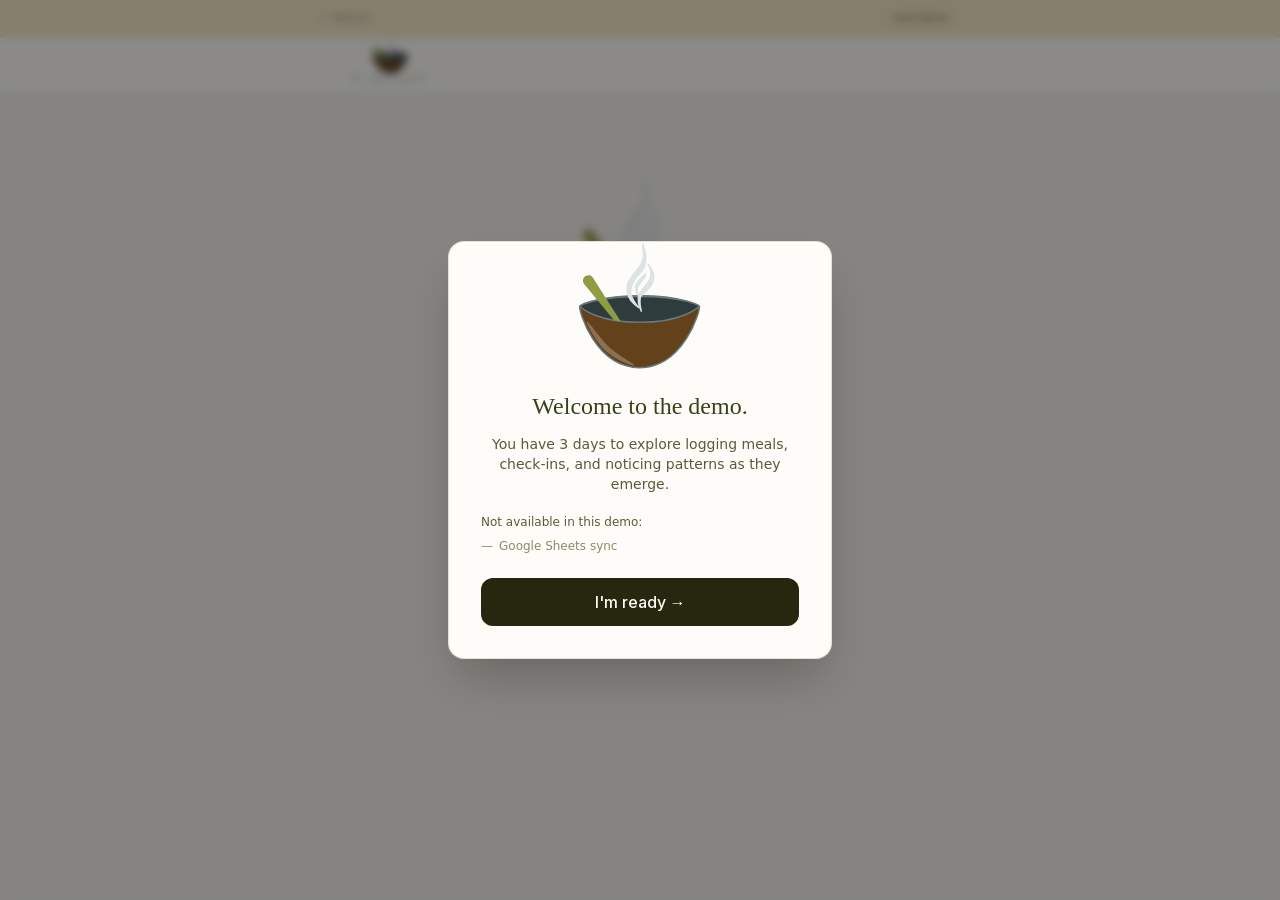
<file: index.html>
<!DOCTYPE html><html lang="en" class="__variable_f367f3"><head><meta charSet="utf-8"/><meta name="viewport" content="width=device-width, initial-scale=1"/><link rel="preload" href="/_next/static/media/e4af272ccee01ff0-s.p.woff2" as="font" crossorigin="" type="font/woff2"/><link rel="stylesheet" href="/_next/static/css/3a38260b06e91486.css" data-precedence="next"/><link rel="preload" as="script" fetchPriority="low" href="/_next/static/chunks/webpack-536a02bfaea3b073.js"/><script src="/_next/static/chunks/fd9d1056-b6f716b34aaf6ca0.js" async=""></script><script src="/_next/static/chunks/117-81877726bcd27724.js" async=""></script><script src="/_next/static/chunks/main-app-d443a8162a0ba440.js" async=""></script><script src="/_next/static/chunks/890-050b3d669cbfbf7b.js" async=""></script><script src="/_next/static/chunks/app/page-7668a9ce6682fabf.js" async=""></script><script src="/_next/static/chunks/164f4fb6-d89272916454e223.js" async=""></script><script src="/_next/static/chunks/648-f541ea3954b6f258.js" async=""></script><script src="/_next/static/chunks/758-e54a7cedb0fabda7.js" async=""></script><script src="/_next/static/chunks/396-6f61d3a536bc661b.js" async=""></script><script src="/_next/static/chunks/154-6d3dc3b0590e267d.js" async=""></script><script src="/_next/static/chunks/848-af183792774a336f.js" async=""></script><script src="/_next/static/chunks/app/layout-9da842c5bb558d25.js" async=""></script><link rel="preload" href="https://accounts.google.com/gsi/client" as="script"/><title>At the Table</title><meta name="description" content="The mindful food journal. What&#x27;s in the pot?"/><link rel="icon" href="/icon.svg?df5c14d7b596c966" type="image/svg+xml" sizes="any"/><meta name="next-size-adjust"/><script src="/_next/static/chunks/polyfills-42372ed130431b0a.js" noModule=""></script></head><body class="__className_f367f3 antialiased"><div class="min-h-screen bg-att-bg flex flex-col"><div class="bg-att-gold-lt border-b" style="border-color:var(--att-border)"><div class="max-w-2xl mx-auto px-4 h-9 flex items-center justify-between"><a href="https://demo.truefork.dev" class="font-sans text-[11px] text-att-text-lt hover:text-att-ink transition-colors">← demos</a><button class="font-sans text-[11px] rounded-full px-2.5 py-0.5 text-att-text-md hover:text-att-ink transition-colors" style="border:1px solid var(--att-border)">end demo</button></div></div><header class="sticky top-0 z-40 bg-att-surface border-b" style="border-color:var(--att-border)"><div class="max-w-2xl mx-auto px-4 h-16 sm:h-14 flex items-center justify-between relative"><a class="shrink-0 flex items-center gap-2.5 ml-4 sm:ml-0" href="/journal/"><div class="sm:hidden flex flex-col items-center" style="width:140px;height:50px"><svg viewBox="60 400 1700 1290" overflow="visible" fill="none" stroke-linecap="round" stroke-linejoin="round" class="cursor-pointer h-8 w-auto text-att-ink/60" aria-label="At the Table" role="img"><defs><clipPath id="utensil-clip-:R5ackq:"><rect x="-200" y="360" width="2200" height="540"></rect><path d="M96.26,833.726c-0.536,-0.54 -0.8,-0.82 -0.8,-0.82c-0,-0 4.106,0.892 5.1,-0.161c19.402,-20.543 241.561,-131.967 814.354,-131.967c588.747,0 783.934,125.081 790.137,131.967c0.096,0.107 0.144,0.161 0.144,0.161c-0,-0 -2.21,0.767 -2.261,0.82c-4.538,4.723 -209.585,216.274 -800.795,216.274c-580.513,0 -791.474,-201.78 -805.879,-216.274Z" fill="black" stroke="none"></path></clipPath></defs><path pathLength="1" vector-effect="non-scaling-stroke" stroke="var(--att-slate)" fill="var(--att-brown)" stroke-width="1.5" d="M1705.12,835.715c13.528,48.303 -206.787,822.994 -804.326,822.994c-599.014,0 -817.926,-774.179 -804.532,-822.256c0.225,-0.807 0.452,-1.613 0.68,-2.418c19.402,-20.475 243.044,-142.443 815.837,-142.443c588.747,-0 786.071,137.02 792.274,143.883c0.022,0.08 0.045,0.16 0.067,0.24Z" style="stroke-dasharray:1;stroke-dashoffset:1;fill-opacity:0"></path><path pathLength="1" vector-effect="non-scaling-stroke" stroke="none" fill="white" d="M189.089,1038.04c25.495,-10.791 188.512,237.441 301.521,341.516c133.213,122.683 343.602,226.96 339.866,241.187c-8.453,32.189 -296.076,-85.974 -422.238,-223.823c-117.599,-128.495 -232.135,-353.384 -219.149,-358.88Z" style="stroke-dasharray:1;stroke-dashoffset:1;fill-opacity:0"></path><path pathLength="1" vector-effect="non-scaling-stroke" stroke="var(--att-slate)" fill="var(--att-slate-dk)" stroke-width="1.5" d="M96.26,833.726c-0.536,-0.54 -0.8,-0.82 -0.8,-0.82c-0,-0 4.106,0.892 5.1,-0.161c19.402,-20.543 241.561,-131.967 814.354,-131.967c588.747,0 783.934,125.081 790.137,131.967c0.096,0.107 0.144,0.161 0.144,0.161c-0,-0 -2.21,0.767 -2.261,0.82c-4.538,4.723 -209.585,216.274 -800.795,216.274c-580.513,0 -791.474,-201.78 -805.879,-216.274Z" style="stroke-dasharray:1;stroke-dashoffset:1;fill-opacity:0"></path><path pathLength="1" vector-effect="non-scaling-stroke" stroke="var(--att-moss)" fill="var(--att-moss)" stroke-width="1.5" clip-path="url(#utensil-clip-:R5ackq:)" d="M781.964,1276.66c-205.954,-250.512 -413.475,-499.733 -619.429,-750.245c-2.677,-3.257 -4.612,-7.096 -6.36,-10.933c-1.702,-3.732 -3.01,-7.664 -3.939,-11.66c-0.914,-3.936 -1.429,-7.982 -1.566,-12.021c-0.137,-4.012 0.119,-8.056 0.747,-12.022c0.629,-3.966 1.635,-7.89 3.006,-11.665c1.379,-3.798 3.119,-7.487 5.206,-10.947c2.118,-3.513 4.577,-6.848 7.349,-9.872c0.012,-0.013 9.437,-8.438 9.445,-8.443c3.643,-2.12 7.096,-4.611 10.932,-6.36c3.733,-1.702 7.664,-3.009 11.66,-3.938c3.936,-0.915 7.982,-1.429 12.021,-1.567c4.013,-0.137 8.056,0.119 12.022,0.748c3.966,0.628 7.891,1.635 11.665,3.005c3.798,1.379 7.487,3.119 10.948,5.206c3.513,2.118 6.847,4.577 9.871,7.349c3.108,2.849 6.162,5.876 8.431,9.429c174.579,273.305 347.447,547.7 522.026,821.005l-4.035,2.931Z" style="stroke-dasharray:1;stroke-dashoffset:1;fill-opacity:0"></path><g transform="translate(-511, -954) scale(1.3635000000000002)"><path pathLength="1" vector-effect="non-scaling-stroke" stroke="var(--att-slate-lt)" fill="var(--att-slate-lt)" stroke-width="1.5" d="M1066.44,700.014c0,-0 6.498,95.026 6.865,95.92c0.368,0.894 -1.656,36.017 -6.865,54.274c-5.655,19.821 -14.254,45.442 -27.067,64.654c-25.06,37.576 -96.778,118.395 -116.796,163.482c-13.683,30.817 -10.418,76.149 -4.929,104.742c4.884,25.445 17.091,49.903 32.933,70.405c17.926,23.199 74.624,68.79 74.624,68.79c1.191,5.368 -65.742,-80.419 -74.624,-127.411c-4.785,-25.312 -3.04,-51.605 4.565,-75.552c9.186,-28.924 27.337,-68.534 50.551,-97.993c26.631,-33.795 58.527,-48.204 78.348,-100.916c14.831,-39.441 10.896,-110.132 5.787,-143.972c-4.273,-28.308 -23.392,-76.423 -23.392,-76.423Z" style="stroke-dasharray:1;stroke-dashoffset:1;fill-opacity:0"></path><path pathLength="1" vector-effect="non-scaling-stroke" stroke="var(--att-slate-lt)" fill="var(--att-slate-lt)" stroke-width="1.5" d="M996.418,1110.58c-8.131,27.662 18.878,86.547 18.878,86.547c0,-0 -5.637,-55.423 2.66,-74.23c12.714,-28.816 59.564,-84.181 72.804,-106.553c4.403,-7.44 3.804,-25.806 3.804,-25.806c-2.136,-2.96 -87.429,83.582 -98.146,120.042Z" style="stroke-dasharray:1;stroke-dashoffset:1;fill-opacity:0"></path><path pathLength="1" vector-effect="non-scaling-stroke" stroke="var(--att-slate-lt)" fill="var(--att-slate-lt)" stroke-width="1.5" d="M1119.11,896.732c-0,-0 19.844,38.605 23.474,59.667c3.912,22.706 7.053,52.037 -0,76.564c-14.59,50.731 -92.269,116.669 -111.631,158.509c-13.387,28.928 -7.327,65.473 -4.541,92.532c2.492,24.202 26.373,74.771 26.373,74.771c-0,-0 -10.991,-47.764 -12.471,-65.546c-2.078,-24.972 -5.688,-67.548 12.471,-88.986c27.216,-32.132 82.698,-67.271 101.767,-105.845c19.069,-38.573 23.771,-92.936 12.648,-125.597c-12.648,-37.141 -48.09,-76.069 -48.09,-76.069Z" style="stroke-dasharray:1;stroke-dashoffset:1;fill-opacity:0"></path></g></svg><svg width="140" height="20" viewBox="0 0 140 20" overflow="visible" class="pointer-events-none -mt-1" aria-hidden="true"><defs><path id="wordmark-arc" d="M 5,2 A 160,160 0 0,0 135,2"></path></defs><text font-size="9.5" letter-spacing="3" style="font-family:var(--font-serif, Georgia, serif);fill:var(--att-ink);fill-opacity:0.6"><textPath href="#wordmark-arc" startOffset="50%" text-anchor="middle">at the table</textPath></text></svg></div><div class="hidden sm:flex flex-col items-center" style="width:140px;height:38px"><svg viewBox="60 400 1700 1290" overflow="visible" fill="none" stroke-linecap="round" stroke-linejoin="round" class="cursor-pointer h-7 w-auto text-att-ink/60" aria-label="At the Table" role="img"><defs><clipPath id="utensil-clip-:R6ackq:"><rect x="-200" y="360" width="2200" height="540"></rect><path d="M96.26,833.726c-0.536,-0.54 -0.8,-0.82 -0.8,-0.82c-0,-0 4.106,0.892 5.1,-0.161c19.402,-20.543 241.561,-131.967 814.354,-131.967c588.747,0 783.934,125.081 790.137,131.967c0.096,0.107 0.144,0.161 0.144,0.161c-0,-0 -2.21,0.767 -2.261,0.82c-4.538,4.723 -209.585,216.274 -800.795,216.274c-580.513,0 -791.474,-201.78 -805.879,-216.274Z" fill="black" stroke="none"></path></clipPath></defs><path pathLength="1" vector-effect="non-scaling-stroke" stroke="var(--att-slate)" fill="var(--att-brown)" stroke-width="1.5" d="M1705.12,835.715c13.528,48.303 -206.787,822.994 -804.326,822.994c-599.014,0 -817.926,-774.179 -804.532,-822.256c0.225,-0.807 0.452,-1.613 0.68,-2.418c19.402,-20.475 243.044,-142.443 815.837,-142.443c588.747,-0 786.071,137.02 792.274,143.883c0.022,0.08 0.045,0.16 0.067,0.24Z" style="stroke-dasharray:1;stroke-dashoffset:1;fill-opacity:0"></path><path pathLength="1" vector-effect="non-scaling-stroke" stroke="none" fill="white" d="M189.089,1038.04c25.495,-10.791 188.512,237.441 301.521,341.516c133.213,122.683 343.602,226.96 339.866,241.187c-8.453,32.189 -296.076,-85.974 -422.238,-223.823c-117.599,-128.495 -232.135,-353.384 -219.149,-358.88Z" style="stroke-dasharray:1;stroke-dashoffset:1;fill-opacity:0"></path><path pathLength="1" vector-effect="non-scaling-stroke" stroke="var(--att-slate)" fill="var(--att-slate-dk)" stroke-width="1.5" d="M96.26,833.726c-0.536,-0.54 -0.8,-0.82 -0.8,-0.82c-0,-0 4.106,0.892 5.1,-0.161c19.402,-20.543 241.561,-131.967 814.354,-131.967c588.747,0 783.934,125.081 790.137,131.967c0.096,0.107 0.144,0.161 0.144,0.161c-0,-0 -2.21,0.767 -2.261,0.82c-4.538,4.723 -209.585,216.274 -800.795,216.274c-580.513,0 -791.474,-201.78 -805.879,-216.274Z" style="stroke-dasharray:1;stroke-dashoffset:1;fill-opacity:0"></path><path pathLength="1" vector-effect="non-scaling-stroke" stroke="var(--att-moss)" fill="var(--att-moss)" stroke-width="1.5" clip-path="url(#utensil-clip-:R6ackq:)" d="M781.964,1276.66c-205.954,-250.512 -413.475,-499.733 -619.429,-750.245c-2.677,-3.257 -4.612,-7.096 -6.36,-10.933c-1.702,-3.732 -3.01,-7.664 -3.939,-11.66c-0.914,-3.936 -1.429,-7.982 -1.566,-12.021c-0.137,-4.012 0.119,-8.056 0.747,-12.022c0.629,-3.966 1.635,-7.89 3.006,-11.665c1.379,-3.798 3.119,-7.487 5.206,-10.947c2.118,-3.513 4.577,-6.848 7.349,-9.872c0.012,-0.013 9.437,-8.438 9.445,-8.443c3.643,-2.12 7.096,-4.611 10.932,-6.36c3.733,-1.702 7.664,-3.009 11.66,-3.938c3.936,-0.915 7.982,-1.429 12.021,-1.567c4.013,-0.137 8.056,0.119 12.022,0.748c3.966,0.628 7.891,1.635 11.665,3.005c3.798,1.379 7.487,3.119 10.948,5.206c3.513,2.118 6.847,4.577 9.871,7.349c3.108,2.849 6.162,5.876 8.431,9.429c174.579,273.305 347.447,547.7 522.026,821.005l-4.035,2.931Z" style="stroke-dasharray:1;stroke-dashoffset:1;fill-opacity:0"></path><g transform="translate(-511, -954) scale(1.3635000000000002)"><path pathLength="1" vector-effect="non-scaling-stroke" stroke="var(--att-slate-lt)" fill="var(--att-slate-lt)" stroke-width="1.5" d="M1066.44,700.014c0,-0 6.498,95.026 6.865,95.92c0.368,0.894 -1.656,36.017 -6.865,54.274c-5.655,19.821 -14.254,45.442 -27.067,64.654c-25.06,37.576 -96.778,118.395 -116.796,163.482c-13.683,30.817 -10.418,76.149 -4.929,104.742c4.884,25.445 17.091,49.903 32.933,70.405c17.926,23.199 74.624,68.79 74.624,68.79c1.191,5.368 -65.742,-80.419 -74.624,-127.411c-4.785,-25.312 -3.04,-51.605 4.565,-75.552c9.186,-28.924 27.337,-68.534 50.551,-97.993c26.631,-33.795 58.527,-48.204 78.348,-100.916c14.831,-39.441 10.896,-110.132 5.787,-143.972c-4.273,-28.308 -23.392,-76.423 -23.392,-76.423Z" style="stroke-dasharray:1;stroke-dashoffset:1;fill-opacity:0"></path><path pathLength="1" vector-effect="non-scaling-stroke" stroke="var(--att-slate-lt)" fill="var(--att-slate-lt)" stroke-width="1.5" d="M996.418,1110.58c-8.131,27.662 18.878,86.547 18.878,86.547c0,-0 -5.637,-55.423 2.66,-74.23c12.714,-28.816 59.564,-84.181 72.804,-106.553c4.403,-7.44 3.804,-25.806 3.804,-25.806c-2.136,-2.96 -87.429,83.582 -98.146,120.042Z" style="stroke-dasharray:1;stroke-dashoffset:1;fill-opacity:0"></path><path pathLength="1" vector-effect="non-scaling-stroke" stroke="var(--att-slate-lt)" fill="var(--att-slate-lt)" stroke-width="1.5" d="M1119.11,896.732c-0,-0 19.844,38.605 23.474,59.667c3.912,22.706 7.053,52.037 -0,76.564c-14.59,50.731 -92.269,116.669 -111.631,158.509c-13.387,28.928 -7.327,65.473 -4.541,92.532c2.492,24.202 26.373,74.771 26.373,74.771c-0,-0 -10.991,-47.764 -12.471,-65.546c-2.078,-24.972 -5.688,-67.548 12.471,-88.986c27.216,-32.132 82.698,-67.271 101.767,-105.845c19.069,-38.573 23.771,-92.936 12.648,-125.597c-12.648,-37.141 -48.09,-76.069 -48.09,-76.069Z" style="stroke-dasharray:1;stroke-dashoffset:1;fill-opacity:0"></path></g></svg><svg width="140" height="14" viewBox="0 0 140 14" overflow="visible" class="pointer-events-none -mt-1" aria-hidden="true"><defs><path id="wordmark-arc-desktop" d="M 5,2 A 210,210 0 0,0 135,2"></path></defs><text font-size="9.5" letter-spacing="3" style="font-family:var(--font-serif, Georgia, serif);fill:var(--att-ink);fill-opacity:0.6"><textPath href="#wordmark-arc-desktop" startOffset="50%" text-anchor="middle">at the table</textPath></text></svg></div></a><nav class="hidden sm:flex"><a class="font-sans text-sm px-4 h-14 inline-flex items-center border-b-2 transition-colors text-att-text-lt hover:text-att-ink border-transparent" href="/journal/">journal</a><a class="font-sans text-sm px-4 h-14 inline-flex items-center border-b-2 transition-colors text-att-text-lt hover:text-att-ink border-transparent" href="/insights/">insights</a><a class="font-sans text-sm px-4 h-14 inline-flex items-center border-b-2 transition-colors text-att-text-lt hover:text-att-ink border-transparent" href="/history/">history</a></nav><div class="flex items-center gap-2"><a class="font-sans text-sm sm:text-xs bg-att-ink text-att-bg px-4 py-2 sm:px-3 sm:py-1.5 rounded-lg hover:bg-att-olive-dk transition-colors" href="/entry/">+ log</a><a class="text-att-text-md hover:text-att-ink transition-colors p-2 sm:p-1.5" aria-label="Settings" href="/settings/"><svg class="w-6 h-6 sm:w-5 sm:h-5" fill="none" stroke="currentColor" stroke-width="1.75" viewBox="0 0 24 24" aria-hidden="true"><path stroke-linecap="round" stroke-linejoin="round" d="M9.594 3.94c.09-.542.56-.94 1.11-.94h2.593c.55 0 1.02.398 1.11.94l.213 1.281c.063.374.313.686.645.87.074.04.147.083.22.127.325.196.72.257 1.075.124l1.217-.456a1.125 1.125 0 0 1 1.37.49l1.296 2.247a1.125 1.125 0 0 1-.26 1.431l-1.003.827c-.293.241-.438.613-.43.992a7.723 7.723 0 0 1 0 .255c-.008.378.137.75.43.991l1.004.827c.424.35.534.955.26 1.43l-1.298 2.247a1.125 1.125 0 0 1-1.369.491l-1.217-.456c-.355-.133-.75-.072-1.076.124a6.47 6.47 0 0 1-.22.128c-.331.183-.581.495-.644.869l-.213 1.281c-.09.543-.56.94-1.11.94h-2.594c-.55 0-1.019-.398-1.11-.94l-.213-1.281c-.062-.374-.312-.686-.644-.87a6.52 6.52 0 0 1-.22-.127c-.325-.196-.72-.257-1.076-.124l-1.217.456a1.125 1.125 0 0 1-1.369-.49l-1.297-2.247a1.125 1.125 0 0 1 .26-1.431l1.004-.827c.292-.24.437-.613.43-.991a6.932 6.932 0 0 1 0-.255c.007-.38-.138-.751-.43-.992l-1.004-.827a1.125 1.125 0 0 1-.26-1.43l1.297-2.247a1.125 1.125 0 0 1 1.37-.491l1.216.456c.356.133.751.072 1.076-.124.072-.044.146-.086.22-.128.332-.183.582-.495.644-.869l.214-1.28Z"></path><path stroke-linecap="round" stroke-linejoin="round" d="M15 12a3 3 0 1 1-6 0 3 3 0 0 1 6 0Z"></path></svg></a></div></div></header><main class="flex-1 max-w-2xl mx-auto w-full px-4 py-6 pb-28 sm:pb-6"></main><nav class="sm:hidden fixed bottom-0 left-0 right-0 z-40 bg-att-surface flex justify-evenly px-4 pt-2" style="border-top:0.5px solid var(--att-border);padding-bottom:calc(env(safe-area-inset-bottom) + 8px)"><a class="flex items-center justify-center py-3 px-7 rounded-2xl transition-colors text-att-text-lt" href="/journal/"><span class="font-sans text-sm">journal</span></a><a class="flex items-center justify-center py-3 px-7 rounded-2xl transition-colors text-att-text-lt" href="/insights/"><span class="font-sans text-sm">insights</span></a><a class="flex items-center justify-center py-3 px-7 rounded-2xl transition-colors text-att-text-lt" href="/history/"><span class="font-sans text-sm">history</span></a></nav></div><script src="/_next/static/chunks/webpack-536a02bfaea3b073.js" async=""></script><script>(self.__next_f=self.__next_f||[]).push([0]);self.__next_f.push([2,null])</script><script>self.__next_f.push([1,"1:HL[\"/_next/static/media/e4af272ccee01ff0-s.p.woff2\",\"font\",{\"crossOrigin\":\"\",\"type\":\"font/woff2\"}]\n2:HL[\"/_next/static/css/3a38260b06e91486.css\",\"style\"]\n"])</script><script>self.__next_f.push([1,"3:I[2846,[],\"\"]\n5:I[9107,[],\"ClientPageRoot\"]\n6:I[7340,[\"890\",\"static/chunks/890-050b3d669cbfbf7b.js\",\"931\",\"static/chunks/app/page-7668a9ce6682fabf.js\"],\"default\",1]\n7:I[2221,[\"505\",\"static/chunks/164f4fb6-d89272916454e223.js\",\"890\",\"static/chunks/890-050b3d669cbfbf7b.js\",\"648\",\"static/chunks/648-f541ea3954b6f258.js\",\"758\",\"static/chunks/758-e54a7cedb0fabda7.js\",\"396\",\"static/chunks/396-6f61d3a536bc661b.js\",\"154\",\"static/chunks/154-6d3dc3b0590e267d.js\",\"848\",\"static/chunks/848-af183792774a336f.js\",\"185\",\"static/chunks/app/layout-9da842c5bb558d25.js\"],\"default\",1]\n8:I[4707,[],\"\"]\n9:I[6423,[],\"\"]\nc:I[1060,[],\"\"]\na:{}\nd:[]\n0:[\"$\",\"$L3\",null,{\"buildId\":\"08twkF8TpwKfHkFWEELfO\",\"assetPrefix\":\"\",\"urlParts\":[\"\",\"\"],\"initialTree\":[\"\",{\"children\":[\"__PAGE__\",{}]},\"$undefined\",\"$undefined\",true],\"initialSeedData\":[\"\",{\"children\":[\"__PAGE__\",{},[[\"$L4\",[\"$\",\"$L5\",null,{\"props\":{\"params\":{},\"searchParams\":{}},\"Component\":\"$6\"}],null],null],null]},[[[[\"$\",\"link\",\"0\",{\"rel\":\"stylesheet\",\"href\":\"/_next/static/css/3a38260b06e91486.css\",\"precedence\":\"next\",\"crossOrigin\":\"$undefined\"}]],[\"$\",\"$L7\",null,{\"children\":[\"$\",\"$L8\",null,{\"parallelRouterKey\":\"children\",\"segmentPath\":[\"children\"],\"error\":\"$undefined\",\"errorStyles\":\"$undefined\",\"errorScripts\":\"$undefined\",\"template\":[\"$\",\"$L9\",null,{}],\"templateStyles\":\"$undefined\",\"templateScripts\":\"$undefined\",\"notFound\":[[\"$\",\"title\",null,{\"children\":\"404: This page could not be found.\"}],[\"$\",\"div\",null,{\"style\":{\"fontFamily\":\"system-ui,\\\"Segoe UI\\\",Roboto,Helvetica,Arial,sans-serif,\\\"Apple Color Emoji\\\",\\\"Segoe UI Emoji\\\"\",\"height\":\"100vh\",\"textAlign\":\"center\",\"display\":\"flex\",\"flexDirection\":\"column\",\"alignItems\":\"center\",\"justifyContent\":\"center\"},\"children\":[\"$\",\"div\",null,{\"children\":[[\"$\",\"style\",null,{\"dangerouslySetInnerHTML\":{\"__html\":\"body{color:#000;background:#fff;margin:0}.next-error-h1{border-right:1px solid rgba(0,0,0,.3)}@media (prefers-color-scheme:dark){body{color:#fff;background:#000}.next-error-h1{border-right:1px solid rgba(255,255,255,.3)}}\"}}],[\"$\",\"h1\",null,{\"cla"])</script><script>self.__next_f.push([1,"ssName\":\"next-error-h1\",\"style\":{\"display\":\"inline-block\",\"margin\":\"0 20px 0 0\",\"padding\":\"0 23px 0 0\",\"fontSize\":24,\"fontWeight\":500,\"verticalAlign\":\"top\",\"lineHeight\":\"49px\"},\"children\":\"404\"}],[\"$\",\"div\",null,{\"style\":{\"display\":\"inline-block\"},\"children\":[\"$\",\"h2\",null,{\"style\":{\"fontSize\":14,\"fontWeight\":400,\"lineHeight\":\"49px\",\"margin\":0},\"children\":\"This page could not be found.\"}]}]]}]}]],\"notFoundStyles\":[]}],\"params\":\"$a\"}]],null],null],\"couldBeIntercepted\":false,\"initialHead\":[null,\"$Lb\"],\"globalErrorComponent\":\"$c\",\"missingSlots\":\"$Wd\"}]\n"])</script><script>self.__next_f.push([1,"b:[[\"$\",\"meta\",\"0\",{\"name\":\"viewport\",\"content\":\"width=device-width, initial-scale=1\"}],[\"$\",\"meta\",\"1\",{\"charSet\":\"utf-8\"}],[\"$\",\"link\",\"2\",{\"rel\":\"icon\",\"href\":\"/icon.svg?df5c14d7b596c966\",\"type\":\"image/svg+xml\",\"sizes\":\"any\"}],[\"$\",\"meta\",\"3\",{\"name\":\"next-size-adjust\"}]]\n4:null\n"])</script></body></html>
</file>
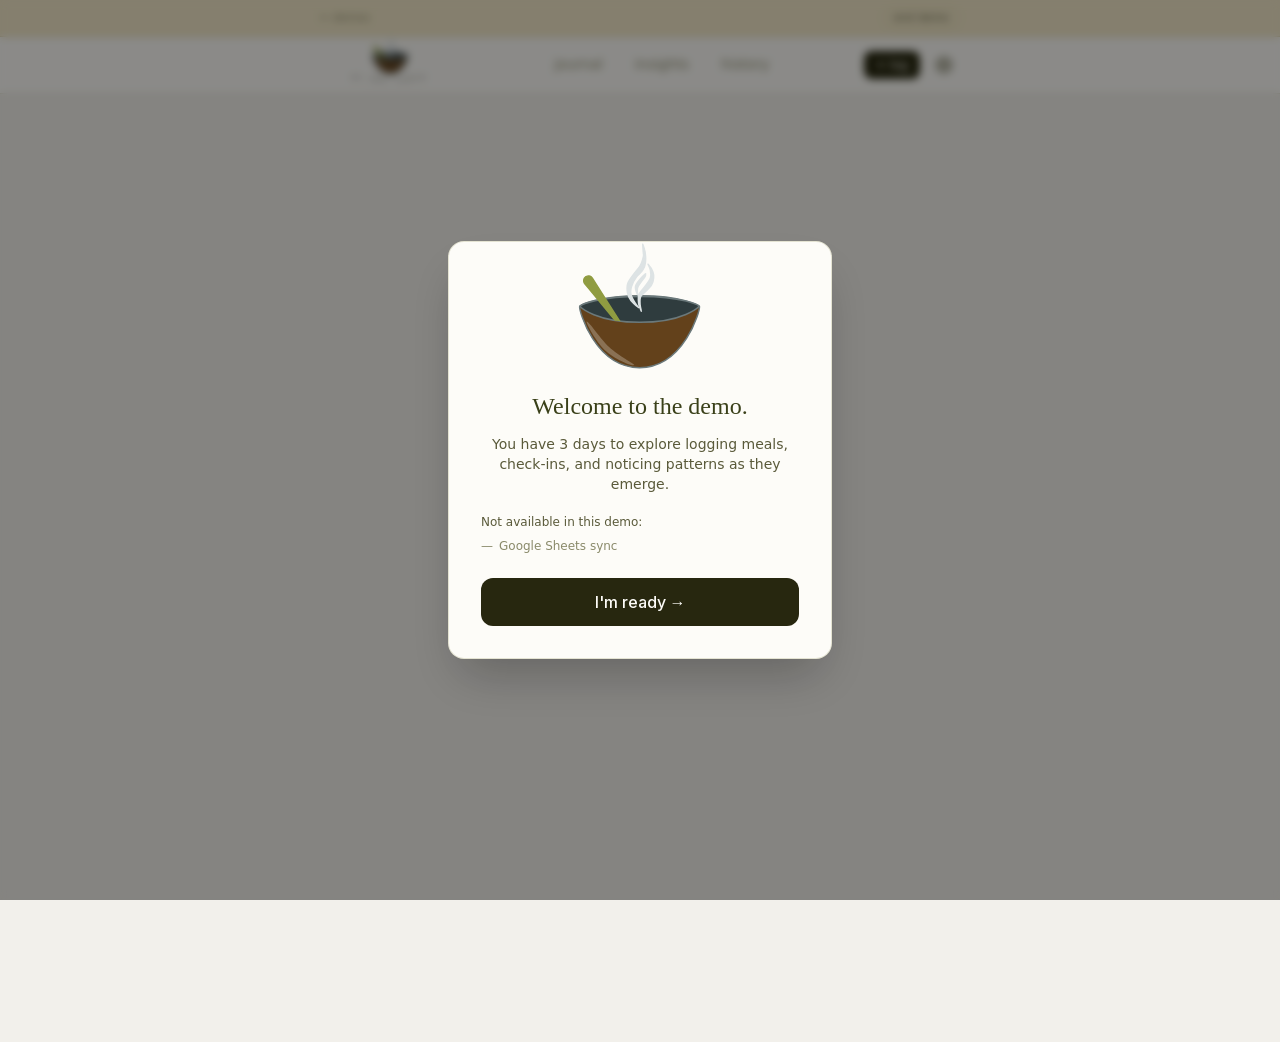
<file: 404/index.html>
<!DOCTYPE html><html lang="en" class="__variable_f367f3"><head><meta charSet="utf-8"/><meta name="viewport" content="width=device-width, initial-scale=1"/><link rel="preload" href="/_next/static/media/e4af272ccee01ff0-s.p.woff2" as="font" crossorigin="" type="font/woff2"/><link rel="stylesheet" href="/_next/static/css/3a38260b06e91486.css" data-precedence="next"/><link rel="preload" as="script" fetchPriority="low" href="/_next/static/chunks/webpack-536a02bfaea3b073.js"/><script src="/_next/static/chunks/fd9d1056-b6f716b34aaf6ca0.js" async=""></script><script src="/_next/static/chunks/117-81877726bcd27724.js" async=""></script><script src="/_next/static/chunks/main-app-d443a8162a0ba440.js" async=""></script><script src="/_next/static/chunks/164f4fb6-d89272916454e223.js" async=""></script><script src="/_next/static/chunks/890-050b3d669cbfbf7b.js" async=""></script><script src="/_next/static/chunks/648-f541ea3954b6f258.js" async=""></script><script src="/_next/static/chunks/758-e54a7cedb0fabda7.js" async=""></script><script src="/_next/static/chunks/396-6f61d3a536bc661b.js" async=""></script><script src="/_next/static/chunks/154-6d3dc3b0590e267d.js" async=""></script><script src="/_next/static/chunks/848-af183792774a336f.js" async=""></script><script src="/_next/static/chunks/app/layout-9da842c5bb558d25.js" async=""></script><link rel="preload" href="https://accounts.google.com/gsi/client" as="script"/><meta name="robots" content="noindex"/><title>At the Table</title><meta name="description" content="The mindful food journal. What&#x27;s in the pot?"/><title>404: This page could not be found.</title><meta name="next-size-adjust"/><script src="/_next/static/chunks/polyfills-42372ed130431b0a.js" noModule=""></script></head><body class="__className_f367f3 antialiased"><div class="min-h-screen bg-att-bg flex flex-col"><div class="bg-att-gold-lt border-b" style="border-color:var(--att-border)"><div class="max-w-2xl mx-auto px-4 h-9 flex items-center justify-between"><a href="https://demo.truefork.dev" class="font-sans text-[11px] text-att-text-lt hover:text-att-ink transition-colors">← demos</a><button class="font-sans text-[11px] rounded-full px-2.5 py-0.5 text-att-text-md hover:text-att-ink transition-colors" style="border:1px solid var(--att-border)">end demo</button></div></div><header class="sticky top-0 z-40 bg-att-surface border-b" style="border-color:var(--att-border)"><div class="max-w-2xl mx-auto px-4 h-16 sm:h-14 flex items-center justify-between relative"><a class="shrink-0 flex items-center gap-2.5 ml-4 sm:ml-0" href="/journal/"><div class="sm:hidden flex flex-col items-center" style="width:140px;height:50px"><svg viewBox="60 400 1700 1290" overflow="visible" fill="none" stroke-linecap="round" stroke-linejoin="round" class="cursor-pointer h-8 w-auto text-att-ink/60" aria-label="At the Table" role="img"><defs><clipPath id="utensil-clip-:R5ackq:"><rect x="-200" y="360" width="2200" height="540"></rect><path d="M96.26,833.726c-0.536,-0.54 -0.8,-0.82 -0.8,-0.82c-0,-0 4.106,0.892 5.1,-0.161c19.402,-20.543 241.561,-131.967 814.354,-131.967c588.747,0 783.934,125.081 790.137,131.967c0.096,0.107 0.144,0.161 0.144,0.161c-0,-0 -2.21,0.767 -2.261,0.82c-4.538,4.723 -209.585,216.274 -800.795,216.274c-580.513,0 -791.474,-201.78 -805.879,-216.274Z" fill="black" stroke="none"></path></clipPath></defs><path pathLength="1" vector-effect="non-scaling-stroke" stroke="var(--att-slate)" fill="var(--att-brown)" stroke-width="1.5" d="M1705.12,835.715c13.528,48.303 -206.787,822.994 -804.326,822.994c-599.014,0 -817.926,-774.179 -804.532,-822.256c0.225,-0.807 0.452,-1.613 0.68,-2.418c19.402,-20.475 243.044,-142.443 815.837,-142.443c588.747,-0 786.071,137.02 792.274,143.883c0.022,0.08 0.045,0.16 0.067,0.24Z" style="stroke-dasharray:1;stroke-dashoffset:1;fill-opacity:0"></path><path pathLength="1" vector-effect="non-scaling-stroke" stroke="none" fill="white" d="M189.089,1038.04c25.495,-10.791 188.512,237.441 301.521,341.516c133.213,122.683 343.602,226.96 339.866,241.187c-8.453,32.189 -296.076,-85.974 -422.238,-223.823c-117.599,-128.495 -232.135,-353.384 -219.149,-358.88Z" style="stroke-dasharray:1;stroke-dashoffset:1;fill-opacity:0"></path><path pathLength="1" vector-effect="non-scaling-stroke" stroke="var(--att-slate)" fill="var(--att-slate-dk)" stroke-width="1.5" d="M96.26,833.726c-0.536,-0.54 -0.8,-0.82 -0.8,-0.82c-0,-0 4.106,0.892 5.1,-0.161c19.402,-20.543 241.561,-131.967 814.354,-131.967c588.747,0 783.934,125.081 790.137,131.967c0.096,0.107 0.144,0.161 0.144,0.161c-0,-0 -2.21,0.767 -2.261,0.82c-4.538,4.723 -209.585,216.274 -800.795,216.274c-580.513,0 -791.474,-201.78 -805.879,-216.274Z" style="stroke-dasharray:1;stroke-dashoffset:1;fill-opacity:0"></path><path pathLength="1" vector-effect="non-scaling-stroke" stroke="var(--att-moss)" fill="var(--att-moss)" stroke-width="1.5" clip-path="url(#utensil-clip-:R5ackq:)" d="M781.964,1276.66c-205.954,-250.512 -413.475,-499.733 -619.429,-750.245c-2.677,-3.257 -4.612,-7.096 -6.36,-10.933c-1.702,-3.732 -3.01,-7.664 -3.939,-11.66c-0.914,-3.936 -1.429,-7.982 -1.566,-12.021c-0.137,-4.012 0.119,-8.056 0.747,-12.022c0.629,-3.966 1.635,-7.89 3.006,-11.665c1.379,-3.798 3.119,-7.487 5.206,-10.947c2.118,-3.513 4.577,-6.848 7.349,-9.872c0.012,-0.013 9.437,-8.438 9.445,-8.443c3.643,-2.12 7.096,-4.611 10.932,-6.36c3.733,-1.702 7.664,-3.009 11.66,-3.938c3.936,-0.915 7.982,-1.429 12.021,-1.567c4.013,-0.137 8.056,0.119 12.022,0.748c3.966,0.628 7.891,1.635 11.665,3.005c3.798,1.379 7.487,3.119 10.948,5.206c3.513,2.118 6.847,4.577 9.871,7.349c3.108,2.849 6.162,5.876 8.431,9.429c174.579,273.305 347.447,547.7 522.026,821.005l-4.035,2.931Z" style="stroke-dasharray:1;stroke-dashoffset:1;fill-opacity:0"></path><g transform="translate(-511, -954) scale(1.3635000000000002)"><path pathLength="1" vector-effect="non-scaling-stroke" stroke="var(--att-slate-lt)" fill="var(--att-slate-lt)" stroke-width="1.5" d="M1066.44,700.014c0,-0 6.498,95.026 6.865,95.92c0.368,0.894 -1.656,36.017 -6.865,54.274c-5.655,19.821 -14.254,45.442 -27.067,64.654c-25.06,37.576 -96.778,118.395 -116.796,163.482c-13.683,30.817 -10.418,76.149 -4.929,104.742c4.884,25.445 17.091,49.903 32.933,70.405c17.926,23.199 74.624,68.79 74.624,68.79c1.191,5.368 -65.742,-80.419 -74.624,-127.411c-4.785,-25.312 -3.04,-51.605 4.565,-75.552c9.186,-28.924 27.337,-68.534 50.551,-97.993c26.631,-33.795 58.527,-48.204 78.348,-100.916c14.831,-39.441 10.896,-110.132 5.787,-143.972c-4.273,-28.308 -23.392,-76.423 -23.392,-76.423Z" style="stroke-dasharray:1;stroke-dashoffset:1;fill-opacity:0"></path><path pathLength="1" vector-effect="non-scaling-stroke" stroke="var(--att-slate-lt)" fill="var(--att-slate-lt)" stroke-width="1.5" d="M996.418,1110.58c-8.131,27.662 18.878,86.547 18.878,86.547c0,-0 -5.637,-55.423 2.66,-74.23c12.714,-28.816 59.564,-84.181 72.804,-106.553c4.403,-7.44 3.804,-25.806 3.804,-25.806c-2.136,-2.96 -87.429,83.582 -98.146,120.042Z" style="stroke-dasharray:1;stroke-dashoffset:1;fill-opacity:0"></path><path pathLength="1" vector-effect="non-scaling-stroke" stroke="var(--att-slate-lt)" fill="var(--att-slate-lt)" stroke-width="1.5" d="M1119.11,896.732c-0,-0 19.844,38.605 23.474,59.667c3.912,22.706 7.053,52.037 -0,76.564c-14.59,50.731 -92.269,116.669 -111.631,158.509c-13.387,28.928 -7.327,65.473 -4.541,92.532c2.492,24.202 26.373,74.771 26.373,74.771c-0,-0 -10.991,-47.764 -12.471,-65.546c-2.078,-24.972 -5.688,-67.548 12.471,-88.986c27.216,-32.132 82.698,-67.271 101.767,-105.845c19.069,-38.573 23.771,-92.936 12.648,-125.597c-12.648,-37.141 -48.09,-76.069 -48.09,-76.069Z" style="stroke-dasharray:1;stroke-dashoffset:1;fill-opacity:0"></path></g></svg><svg width="140" height="20" viewBox="0 0 140 20" overflow="visible" class="pointer-events-none -mt-1" aria-hidden="true"><defs><path id="wordmark-arc" d="M 5,2 A 160,160 0 0,0 135,2"></path></defs><text font-size="9.5" letter-spacing="3" style="font-family:var(--font-serif, Georgia, serif);fill:var(--att-ink);fill-opacity:0.6"><textPath href="#wordmark-arc" startOffset="50%" text-anchor="middle">at the table</textPath></text></svg></div><div class="hidden sm:flex flex-col items-center" style="width:140px;height:38px"><svg viewBox="60 400 1700 1290" overflow="visible" fill="none" stroke-linecap="round" stroke-linejoin="round" class="cursor-pointer h-7 w-auto text-att-ink/60" aria-label="At the Table" role="img"><defs><clipPath id="utensil-clip-:R6ackq:"><rect x="-200" y="360" width="2200" height="540"></rect><path d="M96.26,833.726c-0.536,-0.54 -0.8,-0.82 -0.8,-0.82c-0,-0 4.106,0.892 5.1,-0.161c19.402,-20.543 241.561,-131.967 814.354,-131.967c588.747,0 783.934,125.081 790.137,131.967c0.096,0.107 0.144,0.161 0.144,0.161c-0,-0 -2.21,0.767 -2.261,0.82c-4.538,4.723 -209.585,216.274 -800.795,216.274c-580.513,0 -791.474,-201.78 -805.879,-216.274Z" fill="black" stroke="none"></path></clipPath></defs><path pathLength="1" vector-effect="non-scaling-stroke" stroke="var(--att-slate)" fill="var(--att-brown)" stroke-width="1.5" d="M1705.12,835.715c13.528,48.303 -206.787,822.994 -804.326,822.994c-599.014,0 -817.926,-774.179 -804.532,-822.256c0.225,-0.807 0.452,-1.613 0.68,-2.418c19.402,-20.475 243.044,-142.443 815.837,-142.443c588.747,-0 786.071,137.02 792.274,143.883c0.022,0.08 0.045,0.16 0.067,0.24Z" style="stroke-dasharray:1;stroke-dashoffset:1;fill-opacity:0"></path><path pathLength="1" vector-effect="non-scaling-stroke" stroke="none" fill="white" d="M189.089,1038.04c25.495,-10.791 188.512,237.441 301.521,341.516c133.213,122.683 343.602,226.96 339.866,241.187c-8.453,32.189 -296.076,-85.974 -422.238,-223.823c-117.599,-128.495 -232.135,-353.384 -219.149,-358.88Z" style="stroke-dasharray:1;stroke-dashoffset:1;fill-opacity:0"></path><path pathLength="1" vector-effect="non-scaling-stroke" stroke="var(--att-slate)" fill="var(--att-slate-dk)" stroke-width="1.5" d="M96.26,833.726c-0.536,-0.54 -0.8,-0.82 -0.8,-0.82c-0,-0 4.106,0.892 5.1,-0.161c19.402,-20.543 241.561,-131.967 814.354,-131.967c588.747,0 783.934,125.081 790.137,131.967c0.096,0.107 0.144,0.161 0.144,0.161c-0,-0 -2.21,0.767 -2.261,0.82c-4.538,4.723 -209.585,216.274 -800.795,216.274c-580.513,0 -791.474,-201.78 -805.879,-216.274Z" style="stroke-dasharray:1;stroke-dashoffset:1;fill-opacity:0"></path><path pathLength="1" vector-effect="non-scaling-stroke" stroke="var(--att-moss)" fill="var(--att-moss)" stroke-width="1.5" clip-path="url(#utensil-clip-:R6ackq:)" d="M781.964,1276.66c-205.954,-250.512 -413.475,-499.733 -619.429,-750.245c-2.677,-3.257 -4.612,-7.096 -6.36,-10.933c-1.702,-3.732 -3.01,-7.664 -3.939,-11.66c-0.914,-3.936 -1.429,-7.982 -1.566,-12.021c-0.137,-4.012 0.119,-8.056 0.747,-12.022c0.629,-3.966 1.635,-7.89 3.006,-11.665c1.379,-3.798 3.119,-7.487 5.206,-10.947c2.118,-3.513 4.577,-6.848 7.349,-9.872c0.012,-0.013 9.437,-8.438 9.445,-8.443c3.643,-2.12 7.096,-4.611 10.932,-6.36c3.733,-1.702 7.664,-3.009 11.66,-3.938c3.936,-0.915 7.982,-1.429 12.021,-1.567c4.013,-0.137 8.056,0.119 12.022,0.748c3.966,0.628 7.891,1.635 11.665,3.005c3.798,1.379 7.487,3.119 10.948,5.206c3.513,2.118 6.847,4.577 9.871,7.349c3.108,2.849 6.162,5.876 8.431,9.429c174.579,273.305 347.447,547.7 522.026,821.005l-4.035,2.931Z" style="stroke-dasharray:1;stroke-dashoffset:1;fill-opacity:0"></path><g transform="translate(-511, -954) scale(1.3635000000000002)"><path pathLength="1" vector-effect="non-scaling-stroke" stroke="var(--att-slate-lt)" fill="var(--att-slate-lt)" stroke-width="1.5" d="M1066.44,700.014c0,-0 6.498,95.026 6.865,95.92c0.368,0.894 -1.656,36.017 -6.865,54.274c-5.655,19.821 -14.254,45.442 -27.067,64.654c-25.06,37.576 -96.778,118.395 -116.796,163.482c-13.683,30.817 -10.418,76.149 -4.929,104.742c4.884,25.445 17.091,49.903 32.933,70.405c17.926,23.199 74.624,68.79 74.624,68.79c1.191,5.368 -65.742,-80.419 -74.624,-127.411c-4.785,-25.312 -3.04,-51.605 4.565,-75.552c9.186,-28.924 27.337,-68.534 50.551,-97.993c26.631,-33.795 58.527,-48.204 78.348,-100.916c14.831,-39.441 10.896,-110.132 5.787,-143.972c-4.273,-28.308 -23.392,-76.423 -23.392,-76.423Z" style="stroke-dasharray:1;stroke-dashoffset:1;fill-opacity:0"></path><path pathLength="1" vector-effect="non-scaling-stroke" stroke="var(--att-slate-lt)" fill="var(--att-slate-lt)" stroke-width="1.5" d="M996.418,1110.58c-8.131,27.662 18.878,86.547 18.878,86.547c0,-0 -5.637,-55.423 2.66,-74.23c12.714,-28.816 59.564,-84.181 72.804,-106.553c4.403,-7.44 3.804,-25.806 3.804,-25.806c-2.136,-2.96 -87.429,83.582 -98.146,120.042Z" style="stroke-dasharray:1;stroke-dashoffset:1;fill-opacity:0"></path><path pathLength="1" vector-effect="non-scaling-stroke" stroke="var(--att-slate-lt)" fill="var(--att-slate-lt)" stroke-width="1.5" d="M1119.11,896.732c-0,-0 19.844,38.605 23.474,59.667c3.912,22.706 7.053,52.037 -0,76.564c-14.59,50.731 -92.269,116.669 -111.631,158.509c-13.387,28.928 -7.327,65.473 -4.541,92.532c2.492,24.202 26.373,74.771 26.373,74.771c-0,-0 -10.991,-47.764 -12.471,-65.546c-2.078,-24.972 -5.688,-67.548 12.471,-88.986c27.216,-32.132 82.698,-67.271 101.767,-105.845c19.069,-38.573 23.771,-92.936 12.648,-125.597c-12.648,-37.141 -48.09,-76.069 -48.09,-76.069Z" style="stroke-dasharray:1;stroke-dashoffset:1;fill-opacity:0"></path></g></svg><svg width="140" height="14" viewBox="0 0 140 14" overflow="visible" class="pointer-events-none -mt-1" aria-hidden="true"><defs><path id="wordmark-arc-desktop" d="M 5,2 A 210,210 0 0,0 135,2"></path></defs><text font-size="9.5" letter-spacing="3" style="font-family:var(--font-serif, Georgia, serif);fill:var(--att-ink);fill-opacity:0.6"><textPath href="#wordmark-arc-desktop" startOffset="50%" text-anchor="middle">at the table</textPath></text></svg></div></a><nav class="hidden sm:flex"><a class="font-sans text-sm px-4 h-14 inline-flex items-center border-b-2 transition-colors text-att-text-lt hover:text-att-ink border-transparent" href="/journal/">journal</a><a class="font-sans text-sm px-4 h-14 inline-flex items-center border-b-2 transition-colors text-att-text-lt hover:text-att-ink border-transparent" href="/insights/">insights</a><a class="font-sans text-sm px-4 h-14 inline-flex items-center border-b-2 transition-colors text-att-text-lt hover:text-att-ink border-transparent" href="/history/">history</a></nav><div class="flex items-center gap-2"><a class="font-sans text-sm sm:text-xs bg-att-ink text-att-bg px-4 py-2 sm:px-3 sm:py-1.5 rounded-lg hover:bg-att-olive-dk transition-colors" href="/entry/">+ log</a><a class="text-att-text-md hover:text-att-ink transition-colors p-2 sm:p-1.5" aria-label="Settings" href="/settings/"><svg class="w-6 h-6 sm:w-5 sm:h-5" fill="none" stroke="currentColor" stroke-width="1.75" viewBox="0 0 24 24" aria-hidden="true"><path stroke-linecap="round" stroke-linejoin="round" d="M9.594 3.94c.09-.542.56-.94 1.11-.94h2.593c.55 0 1.02.398 1.11.94l.213 1.281c.063.374.313.686.645.87.074.04.147.083.22.127.325.196.72.257 1.075.124l1.217-.456a1.125 1.125 0 0 1 1.37.49l1.296 2.247a1.125 1.125 0 0 1-.26 1.431l-1.003.827c-.293.241-.438.613-.43.992a7.723 7.723 0 0 1 0 .255c-.008.378.137.75.43.991l1.004.827c.424.35.534.955.26 1.43l-1.298 2.247a1.125 1.125 0 0 1-1.369.491l-1.217-.456c-.355-.133-.75-.072-1.076.124a6.47 6.47 0 0 1-.22.128c-.331.183-.581.495-.644.869l-.213 1.281c-.09.543-.56.94-1.11.94h-2.594c-.55 0-1.019-.398-1.11-.94l-.213-1.281c-.062-.374-.312-.686-.644-.87a6.52 6.52 0 0 1-.22-.127c-.325-.196-.72-.257-1.076-.124l-1.217.456a1.125 1.125 0 0 1-1.369-.49l-1.297-2.247a1.125 1.125 0 0 1 .26-1.431l1.004-.827c.292-.24.437-.613.43-.991a6.932 6.932 0 0 1 0-.255c.007-.38-.138-.751-.43-.992l-1.004-.827a1.125 1.125 0 0 1-.26-1.43l1.297-2.247a1.125 1.125 0 0 1 1.37-.491l1.216.456c.356.133.751.072 1.076-.124.072-.044.146-.086.22-.128.332-.183.582-.495.644-.869l.214-1.28Z"></path><path stroke-linecap="round" stroke-linejoin="round" d="M15 12a3 3 0 1 1-6 0 3 3 0 0 1 6 0Z"></path></svg></a></div></div></header><main class="flex-1 max-w-2xl mx-auto w-full px-4 py-6 pb-28 sm:pb-6"><div style="font-family:system-ui,&quot;Segoe UI&quot;,Roboto,Helvetica,Arial,sans-serif,&quot;Apple Color Emoji&quot;,&quot;Segoe UI Emoji&quot;;height:100vh;text-align:center;display:flex;flex-direction:column;align-items:center;justify-content:center"><div><style>body{color:#000;background:#fff;margin:0}.next-error-h1{border-right:1px solid rgba(0,0,0,.3)}@media (prefers-color-scheme:dark){body{color:#fff;background:#000}.next-error-h1{border-right:1px solid rgba(255,255,255,.3)}}</style><h1 class="next-error-h1" style="display:inline-block;margin:0 20px 0 0;padding:0 23px 0 0;font-size:24px;font-weight:500;vertical-align:top;line-height:49px">404</h1><div style="display:inline-block"><h2 style="font-size:14px;font-weight:400;line-height:49px;margin:0">This page could not be found.</h2></div></div></div></main><nav class="sm:hidden fixed bottom-0 left-0 right-0 z-40 bg-att-surface flex justify-evenly px-4 pt-2" style="border-top:0.5px solid var(--att-border);padding-bottom:calc(env(safe-area-inset-bottom) + 8px)"><a class="flex items-center justify-center py-3 px-7 rounded-2xl transition-colors text-att-text-lt" href="/journal/"><span class="font-sans text-sm">journal</span></a><a class="flex items-center justify-center py-3 px-7 rounded-2xl transition-colors text-att-text-lt" href="/insights/"><span class="font-sans text-sm">insights</span></a><a class="flex items-center justify-center py-3 px-7 rounded-2xl transition-colors text-att-text-lt" href="/history/"><span class="font-sans text-sm">history</span></a></nav></div><script src="/_next/static/chunks/webpack-536a02bfaea3b073.js" async=""></script><script>(self.__next_f=self.__next_f||[]).push([0]);self.__next_f.push([2,null])</script><script>self.__next_f.push([1,"1:HL[\"/_next/static/media/e4af272ccee01ff0-s.p.woff2\",\"font\",{\"crossOrigin\":\"\",\"type\":\"font/woff2\"}]\n2:HL[\"/_next/static/css/3a38260b06e91486.css\",\"style\"]\n"])</script><script>self.__next_f.push([1,"3:I[2846,[],\"\"]\n5:I[4707,[],\"\"]\n6:I[6423,[],\"\"]\n7:I[2221,[\"505\",\"static/chunks/164f4fb6-d89272916454e223.js\",\"890\",\"static/chunks/890-050b3d669cbfbf7b.js\",\"648\",\"static/chunks/648-f541ea3954b6f258.js\",\"758\",\"static/chunks/758-e54a7cedb0fabda7.js\",\"396\",\"static/chunks/396-6f61d3a536bc661b.js\",\"154\",\"static/chunks/154-6d3dc3b0590e267d.js\",\"848\",\"static/chunks/848-af183792774a336f.js\",\"185\",\"static/chunks/app/layout-9da842c5bb558d25.js\"],\"default\",1]\nd:I[1060,[],\"\"]\n8:{\"fontFamily\":\"system-ui,\\\"Segoe UI\\\",Roboto,Helvetica,Arial,sans-serif,\\\"Apple Color Emoji\\\",\\\"Segoe UI Emoji\\\"\",\"height\":\"100vh\",\"textAlign\":\"center\",\"display\":\"flex\",\"flexDirection\":\"column\",\"alignItems\":\"center\",\"justifyContent\":\"center\"}\n9:{\"display\":\"inline-block\",\"margin\":\"0 20px 0 0\",\"padding\":\"0 23px 0 0\",\"fontSize\":24,\"fontWeight\":500,\"verticalAlign\":\"top\",\"lineHeight\":\"49px\"}\na:{\"display\":\"inline-block\"}\nb:{\"fontSize\":14,\"fontWeight\":400,\"lineHeight\":\"49px\",\"margin\":0}\ne:[]\n"])</script><script>self.__next_f.push([1,"0:[\"$\",\"$L3\",null,{\"buildId\":\"08twkF8TpwKfHkFWEELfO\",\"assetPrefix\":\"\",\"urlParts\":[\"\",\"_not-found\",\"\"],\"initialTree\":[\"\",{\"children\":[\"/_not-found\",{\"children\":[\"__PAGE__\",{}]}]},\"$undefined\",\"$undefined\",true],\"initialSeedData\":[\"\",{\"children\":[\"/_not-found\",{\"children\":[\"__PAGE__\",{},[[\"$L4\",[[\"$\",\"title\",null,{\"children\":\"404: This page could not be found.\"}],[\"$\",\"div\",null,{\"style\":{\"fontFamily\":\"system-ui,\\\"Segoe UI\\\",Roboto,Helvetica,Arial,sans-serif,\\\"Apple Color Emoji\\\",\\\"Segoe UI Emoji\\\"\",\"height\":\"100vh\",\"textAlign\":\"center\",\"display\":\"flex\",\"flexDirection\":\"column\",\"alignItems\":\"center\",\"justifyContent\":\"center\"},\"children\":[\"$\",\"div\",null,{\"children\":[[\"$\",\"style\",null,{\"dangerouslySetInnerHTML\":{\"__html\":\"body{color:#000;background:#fff;margin:0}.next-error-h1{border-right:1px solid rgba(0,0,0,.3)}@media (prefers-color-scheme:dark){body{color:#fff;background:#000}.next-error-h1{border-right:1px solid rgba(255,255,255,.3)}}\"}}],[\"$\",\"h1\",null,{\"className\":\"next-error-h1\",\"style\":{\"display\":\"inline-block\",\"margin\":\"0 20px 0 0\",\"padding\":\"0 23px 0 0\",\"fontSize\":24,\"fontWeight\":500,\"verticalAlign\":\"top\",\"lineHeight\":\"49px\"},\"children\":\"404\"}],[\"$\",\"div\",null,{\"style\":{\"display\":\"inline-block\"},\"children\":[\"$\",\"h2\",null,{\"style\":{\"fontSize\":14,\"fontWeight\":400,\"lineHeight\":\"49px\",\"margin\":0},\"children\":\"This page could not be found.\"}]}]]}]}]],null],null],null]},[null,[\"$\",\"$L5\",null,{\"parallelRouterKey\":\"children\",\"segmentPath\":[\"children\",\"/_not-found\",\"children\"],\"error\":\"$undefined\",\"errorStyles\":\"$undefined\",\"errorScripts\":\"$undefined\",\"template\":[\"$\",\"$L6\",null,{}],\"templateStyles\":\"$undefined\",\"templateScripts\":\"$undefined\",\"notFound\":\"$undefined\",\"notFoundStyles\":\"$undefined\"}]],null]},[[[[\"$\",\"link\",\"0\",{\"rel\":\"stylesheet\",\"href\":\"/_next/static/css/3a38260b06e91486.css\",\"precedence\":\"next\",\"crossOrigin\":\"$undefined\"}]],[\"$\",\"$L7\",null,{\"children\":[\"$\",\"$L5\",null,{\"parallelRouterKey\":\"children\",\"segmentPath\":[\"children\"],\"error\":\"$undefined\",\"errorStyles\":\"$undefined\",\"errorScripts\":\"$undefined\",\"template\":[\"$\",\"$L6\",null,{}],\"templateStyles\":\"$undefined\",\"templateScripts\":\"$undefined\",\"notFound\":[[\"$\",\"title\",null,{\"children\":\"404: This page could not be found.\"}],[\"$\",\"div\",null,{\"style\":\"$8\",\"children\":[\"$\",\"div\",null,{\"children\":[[\"$\",\"style\",null,{\"dangerouslySetInnerHTML\":{\"__html\":\"body{color:#000;background:#fff;margin:0}.next-error-h1{border-right:1px solid rgba(0,0,0,.3)}@media (prefers-color-scheme:dark){body{color:#fff;background:#000}.next-error-h1{border-right:1px solid rgba(255,255,255,.3)}}\"}}],[\"$\",\"h1\",null,{\"className\":\"next-error-h1\",\"style\":\"$9\",\"children\":\"404\"}],[\"$\",\"div\",null,{\"style\":\"$a\",\"children\":[\"$\",\"h2\",null,{\"style\":\"$b\",\"children\":\"This page could not be found.\"}]}]]}]}]],\"notFoundStyles\":[]}],\"params\":{}}]],null],null],\"couldBeIntercepted\":false,\"initialHead\":[[\"$\",\"meta\",null,{\"name\":\"robots\",\"content\":\"noindex\"}],\"$Lc\"],\"globalErrorComponent\":\"$d\",\"missingSlots\":\"$We\"}]\n"])</script><script>self.__next_f.push([1,"c:[[\"$\",\"meta\",\"0\",{\"name\":\"viewport\",\"content\":\"width=device-width, initial-scale=1\"}],[\"$\",\"meta\",\"1\",{\"charSet\":\"utf-8\"}],[\"$\",\"meta\",\"2\",{\"name\":\"next-size-adjust\"}]]\n4:null\n"])</script></body></html>
</file>
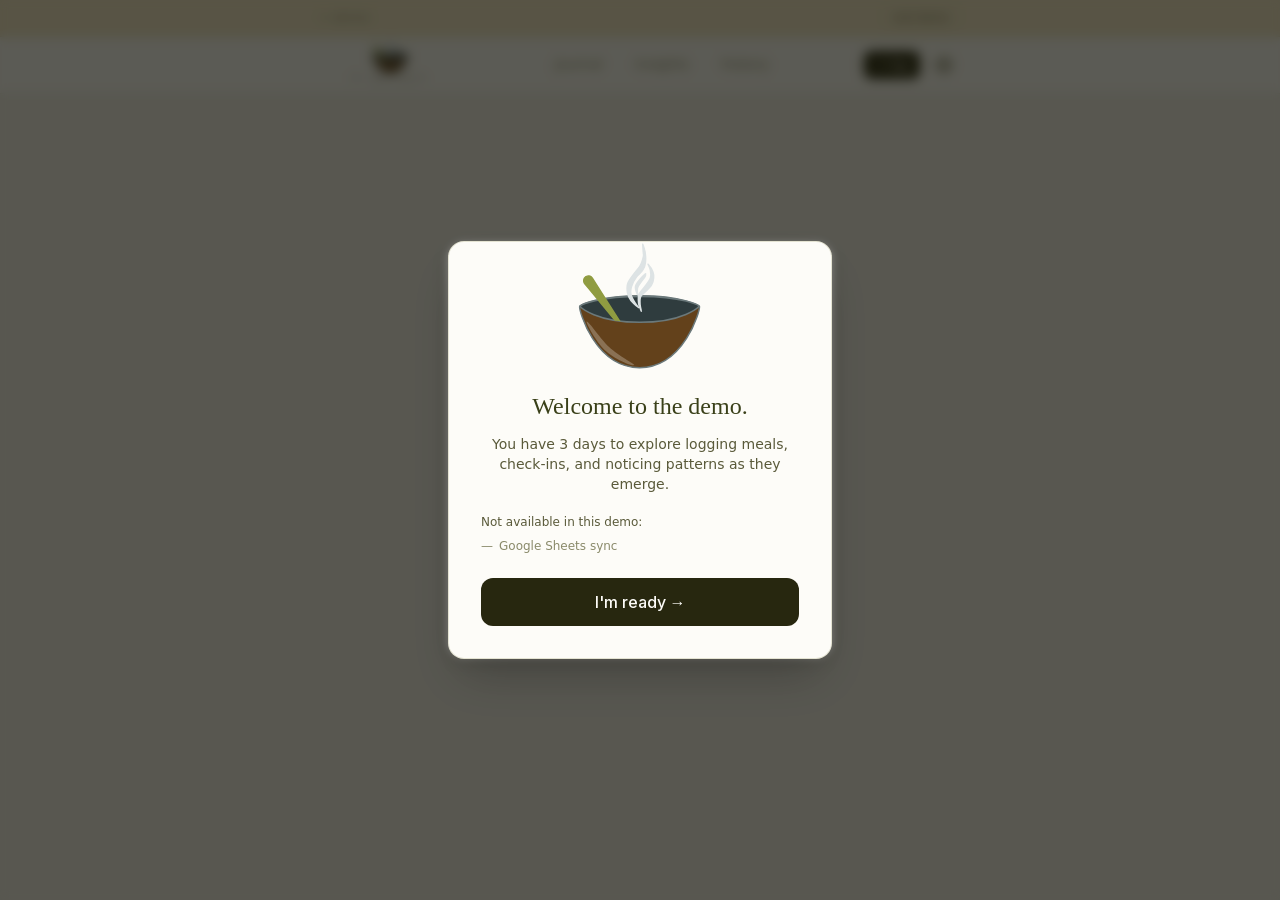
<file: entry/index.html>
<!DOCTYPE html><html lang="en" class="__variable_f367f3"><head><meta charSet="utf-8"/><meta name="viewport" content="width=device-width, initial-scale=1"/><link rel="preload" href="/_next/static/media/e4af272ccee01ff0-s.p.woff2" as="font" crossorigin="" type="font/woff2"/><link rel="stylesheet" href="/_next/static/css/3a38260b06e91486.css" data-precedence="next"/><link rel="preload" as="script" fetchPriority="low" href="/_next/static/chunks/webpack-536a02bfaea3b073.js"/><script src="/_next/static/chunks/fd9d1056-b6f716b34aaf6ca0.js" async=""></script><script src="/_next/static/chunks/117-81877726bcd27724.js" async=""></script><script src="/_next/static/chunks/main-app-d443a8162a0ba440.js" async=""></script><script src="/_next/static/chunks/890-050b3d669cbfbf7b.js" async=""></script><script src="/_next/static/chunks/648-f541ea3954b6f258.js" async=""></script><script src="/_next/static/chunks/154-6d3dc3b0590e267d.js" async=""></script><script src="/_next/static/chunks/982-0aa68f8170678bd0.js" async=""></script><script src="/_next/static/chunks/app/entry/page-2209db8c520b4527.js" async=""></script><script src="/_next/static/chunks/164f4fb6-d89272916454e223.js" async=""></script><script src="/_next/static/chunks/758-e54a7cedb0fabda7.js" async=""></script><script src="/_next/static/chunks/396-6f61d3a536bc661b.js" async=""></script><script src="/_next/static/chunks/848-af183792774a336f.js" async=""></script><script src="/_next/static/chunks/app/layout-9da842c5bb558d25.js" async=""></script><link rel="preload" href="https://accounts.google.com/gsi/client" as="script"/><title>At the Table</title><meta name="description" content="The mindful food journal. What&#x27;s in the pot?"/><link rel="icon" href="/icon.svg?df5c14d7b596c966" type="image/svg+xml" sizes="any"/><meta name="next-size-adjust"/><script src="/_next/static/chunks/polyfills-42372ed130431b0a.js" noModule=""></script></head><body class="__className_f367f3 antialiased"><div class="min-h-screen bg-att-bg flex flex-col"><div class="bg-att-gold-lt border-b" style="border-color:var(--att-border)"><div class="max-w-2xl mx-auto px-4 h-9 flex items-center justify-between"><a href="https://demo.truefork.dev" class="font-sans text-[11px] text-att-text-lt hover:text-att-ink transition-colors">← demos</a><button class="font-sans text-[11px] rounded-full px-2.5 py-0.5 text-att-text-md hover:text-att-ink transition-colors" style="border:1px solid var(--att-border)">end demo</button></div></div><header class="sticky top-0 z-40 bg-att-surface border-b" style="border-color:var(--att-border)"><div class="max-w-2xl mx-auto px-4 h-16 sm:h-14 flex items-center justify-between relative"><a class="shrink-0 flex items-center gap-2.5 ml-4 sm:ml-0" href="/journal/"><div class="sm:hidden flex flex-col items-center" style="width:140px;height:50px"><svg viewBox="60 400 1700 1290" overflow="visible" fill="none" stroke-linecap="round" stroke-linejoin="round" class="cursor-pointer h-8 w-auto text-att-ink/60" aria-label="At the Table" role="img"><defs><clipPath id="utensil-clip-:R5ackq:"><rect x="-200" y="360" width="2200" height="540"></rect><path d="M96.26,833.726c-0.536,-0.54 -0.8,-0.82 -0.8,-0.82c-0,-0 4.106,0.892 5.1,-0.161c19.402,-20.543 241.561,-131.967 814.354,-131.967c588.747,0 783.934,125.081 790.137,131.967c0.096,0.107 0.144,0.161 0.144,0.161c-0,-0 -2.21,0.767 -2.261,0.82c-4.538,4.723 -209.585,216.274 -800.795,216.274c-580.513,0 -791.474,-201.78 -805.879,-216.274Z" fill="black" stroke="none"></path></clipPath></defs><path pathLength="1" vector-effect="non-scaling-stroke" stroke="var(--att-slate)" fill="var(--att-brown)" stroke-width="1.5" d="M1705.12,835.715c13.528,48.303 -206.787,822.994 -804.326,822.994c-599.014,0 -817.926,-774.179 -804.532,-822.256c0.225,-0.807 0.452,-1.613 0.68,-2.418c19.402,-20.475 243.044,-142.443 815.837,-142.443c588.747,-0 786.071,137.02 792.274,143.883c0.022,0.08 0.045,0.16 0.067,0.24Z" style="stroke-dasharray:1;stroke-dashoffset:1;fill-opacity:0"></path><path pathLength="1" vector-effect="non-scaling-stroke" stroke="none" fill="white" d="M189.089,1038.04c25.495,-10.791 188.512,237.441 301.521,341.516c133.213,122.683 343.602,226.96 339.866,241.187c-8.453,32.189 -296.076,-85.974 -422.238,-223.823c-117.599,-128.495 -232.135,-353.384 -219.149,-358.88Z" style="stroke-dasharray:1;stroke-dashoffset:1;fill-opacity:0"></path><path pathLength="1" vector-effect="non-scaling-stroke" stroke="var(--att-slate)" fill="var(--att-slate-dk)" stroke-width="1.5" d="M96.26,833.726c-0.536,-0.54 -0.8,-0.82 -0.8,-0.82c-0,-0 4.106,0.892 5.1,-0.161c19.402,-20.543 241.561,-131.967 814.354,-131.967c588.747,0 783.934,125.081 790.137,131.967c0.096,0.107 0.144,0.161 0.144,0.161c-0,-0 -2.21,0.767 -2.261,0.82c-4.538,4.723 -209.585,216.274 -800.795,216.274c-580.513,0 -791.474,-201.78 -805.879,-216.274Z" style="stroke-dasharray:1;stroke-dashoffset:1;fill-opacity:0"></path><path pathLength="1" vector-effect="non-scaling-stroke" stroke="var(--att-moss)" fill="var(--att-moss)" stroke-width="1.5" clip-path="url(#utensil-clip-:R5ackq:)" d="M781.964,1276.66c-205.954,-250.512 -413.475,-499.733 -619.429,-750.245c-2.677,-3.257 -4.612,-7.096 -6.36,-10.933c-1.702,-3.732 -3.01,-7.664 -3.939,-11.66c-0.914,-3.936 -1.429,-7.982 -1.566,-12.021c-0.137,-4.012 0.119,-8.056 0.747,-12.022c0.629,-3.966 1.635,-7.89 3.006,-11.665c1.379,-3.798 3.119,-7.487 5.206,-10.947c2.118,-3.513 4.577,-6.848 7.349,-9.872c0.012,-0.013 9.437,-8.438 9.445,-8.443c3.643,-2.12 7.096,-4.611 10.932,-6.36c3.733,-1.702 7.664,-3.009 11.66,-3.938c3.936,-0.915 7.982,-1.429 12.021,-1.567c4.013,-0.137 8.056,0.119 12.022,0.748c3.966,0.628 7.891,1.635 11.665,3.005c3.798,1.379 7.487,3.119 10.948,5.206c3.513,2.118 6.847,4.577 9.871,7.349c3.108,2.849 6.162,5.876 8.431,9.429c174.579,273.305 347.447,547.7 522.026,821.005l-4.035,2.931Z" style="stroke-dasharray:1;stroke-dashoffset:1;fill-opacity:0"></path><g transform="translate(-511, -954) scale(1.3635000000000002)"><path pathLength="1" vector-effect="non-scaling-stroke" stroke="var(--att-slate-lt)" fill="var(--att-slate-lt)" stroke-width="1.5" d="M1066.44,700.014c0,-0 6.498,95.026 6.865,95.92c0.368,0.894 -1.656,36.017 -6.865,54.274c-5.655,19.821 -14.254,45.442 -27.067,64.654c-25.06,37.576 -96.778,118.395 -116.796,163.482c-13.683,30.817 -10.418,76.149 -4.929,104.742c4.884,25.445 17.091,49.903 32.933,70.405c17.926,23.199 74.624,68.79 74.624,68.79c1.191,5.368 -65.742,-80.419 -74.624,-127.411c-4.785,-25.312 -3.04,-51.605 4.565,-75.552c9.186,-28.924 27.337,-68.534 50.551,-97.993c26.631,-33.795 58.527,-48.204 78.348,-100.916c14.831,-39.441 10.896,-110.132 5.787,-143.972c-4.273,-28.308 -23.392,-76.423 -23.392,-76.423Z" style="stroke-dasharray:1;stroke-dashoffset:1;fill-opacity:0"></path><path pathLength="1" vector-effect="non-scaling-stroke" stroke="var(--att-slate-lt)" fill="var(--att-slate-lt)" stroke-width="1.5" d="M996.418,1110.58c-8.131,27.662 18.878,86.547 18.878,86.547c0,-0 -5.637,-55.423 2.66,-74.23c12.714,-28.816 59.564,-84.181 72.804,-106.553c4.403,-7.44 3.804,-25.806 3.804,-25.806c-2.136,-2.96 -87.429,83.582 -98.146,120.042Z" style="stroke-dasharray:1;stroke-dashoffset:1;fill-opacity:0"></path><path pathLength="1" vector-effect="non-scaling-stroke" stroke="var(--att-slate-lt)" fill="var(--att-slate-lt)" stroke-width="1.5" d="M1119.11,896.732c-0,-0 19.844,38.605 23.474,59.667c3.912,22.706 7.053,52.037 -0,76.564c-14.59,50.731 -92.269,116.669 -111.631,158.509c-13.387,28.928 -7.327,65.473 -4.541,92.532c2.492,24.202 26.373,74.771 26.373,74.771c-0,-0 -10.991,-47.764 -12.471,-65.546c-2.078,-24.972 -5.688,-67.548 12.471,-88.986c27.216,-32.132 82.698,-67.271 101.767,-105.845c19.069,-38.573 23.771,-92.936 12.648,-125.597c-12.648,-37.141 -48.09,-76.069 -48.09,-76.069Z" style="stroke-dasharray:1;stroke-dashoffset:1;fill-opacity:0"></path></g></svg><svg width="140" height="20" viewBox="0 0 140 20" overflow="visible" class="pointer-events-none -mt-1" aria-hidden="true"><defs><path id="wordmark-arc" d="M 5,2 A 160,160 0 0,0 135,2"></path></defs><text font-size="9.5" letter-spacing="3" style="font-family:var(--font-serif, Georgia, serif);fill:var(--att-ink);fill-opacity:0.6"><textPath href="#wordmark-arc" startOffset="50%" text-anchor="middle">at the table</textPath></text></svg></div><div class="hidden sm:flex flex-col items-center" style="width:140px;height:38px"><svg viewBox="60 400 1700 1290" overflow="visible" fill="none" stroke-linecap="round" stroke-linejoin="round" class="cursor-pointer h-7 w-auto text-att-ink/60" aria-label="At the Table" role="img"><defs><clipPath id="utensil-clip-:R6ackq:"><rect x="-200" y="360" width="2200" height="540"></rect><path d="M96.26,833.726c-0.536,-0.54 -0.8,-0.82 -0.8,-0.82c-0,-0 4.106,0.892 5.1,-0.161c19.402,-20.543 241.561,-131.967 814.354,-131.967c588.747,0 783.934,125.081 790.137,131.967c0.096,0.107 0.144,0.161 0.144,0.161c-0,-0 -2.21,0.767 -2.261,0.82c-4.538,4.723 -209.585,216.274 -800.795,216.274c-580.513,0 -791.474,-201.78 -805.879,-216.274Z" fill="black" stroke="none"></path></clipPath></defs><path pathLength="1" vector-effect="non-scaling-stroke" stroke="var(--att-slate)" fill="var(--att-brown)" stroke-width="1.5" d="M1705.12,835.715c13.528,48.303 -206.787,822.994 -804.326,822.994c-599.014,0 -817.926,-774.179 -804.532,-822.256c0.225,-0.807 0.452,-1.613 0.68,-2.418c19.402,-20.475 243.044,-142.443 815.837,-142.443c588.747,-0 786.071,137.02 792.274,143.883c0.022,0.08 0.045,0.16 0.067,0.24Z" style="stroke-dasharray:1;stroke-dashoffset:1;fill-opacity:0"></path><path pathLength="1" vector-effect="non-scaling-stroke" stroke="none" fill="white" d="M189.089,1038.04c25.495,-10.791 188.512,237.441 301.521,341.516c133.213,122.683 343.602,226.96 339.866,241.187c-8.453,32.189 -296.076,-85.974 -422.238,-223.823c-117.599,-128.495 -232.135,-353.384 -219.149,-358.88Z" style="stroke-dasharray:1;stroke-dashoffset:1;fill-opacity:0"></path><path pathLength="1" vector-effect="non-scaling-stroke" stroke="var(--att-slate)" fill="var(--att-slate-dk)" stroke-width="1.5" d="M96.26,833.726c-0.536,-0.54 -0.8,-0.82 -0.8,-0.82c-0,-0 4.106,0.892 5.1,-0.161c19.402,-20.543 241.561,-131.967 814.354,-131.967c588.747,0 783.934,125.081 790.137,131.967c0.096,0.107 0.144,0.161 0.144,0.161c-0,-0 -2.21,0.767 -2.261,0.82c-4.538,4.723 -209.585,216.274 -800.795,216.274c-580.513,0 -791.474,-201.78 -805.879,-216.274Z" style="stroke-dasharray:1;stroke-dashoffset:1;fill-opacity:0"></path><path pathLength="1" vector-effect="non-scaling-stroke" stroke="var(--att-moss)" fill="var(--att-moss)" stroke-width="1.5" clip-path="url(#utensil-clip-:R6ackq:)" d="M781.964,1276.66c-205.954,-250.512 -413.475,-499.733 -619.429,-750.245c-2.677,-3.257 -4.612,-7.096 -6.36,-10.933c-1.702,-3.732 -3.01,-7.664 -3.939,-11.66c-0.914,-3.936 -1.429,-7.982 -1.566,-12.021c-0.137,-4.012 0.119,-8.056 0.747,-12.022c0.629,-3.966 1.635,-7.89 3.006,-11.665c1.379,-3.798 3.119,-7.487 5.206,-10.947c2.118,-3.513 4.577,-6.848 7.349,-9.872c0.012,-0.013 9.437,-8.438 9.445,-8.443c3.643,-2.12 7.096,-4.611 10.932,-6.36c3.733,-1.702 7.664,-3.009 11.66,-3.938c3.936,-0.915 7.982,-1.429 12.021,-1.567c4.013,-0.137 8.056,0.119 12.022,0.748c3.966,0.628 7.891,1.635 11.665,3.005c3.798,1.379 7.487,3.119 10.948,5.206c3.513,2.118 6.847,4.577 9.871,7.349c3.108,2.849 6.162,5.876 8.431,9.429c174.579,273.305 347.447,547.7 522.026,821.005l-4.035,2.931Z" style="stroke-dasharray:1;stroke-dashoffset:1;fill-opacity:0"></path><g transform="translate(-511, -954) scale(1.3635000000000002)"><path pathLength="1" vector-effect="non-scaling-stroke" stroke="var(--att-slate-lt)" fill="var(--att-slate-lt)" stroke-width="1.5" d="M1066.44,700.014c0,-0 6.498,95.026 6.865,95.92c0.368,0.894 -1.656,36.017 -6.865,54.274c-5.655,19.821 -14.254,45.442 -27.067,64.654c-25.06,37.576 -96.778,118.395 -116.796,163.482c-13.683,30.817 -10.418,76.149 -4.929,104.742c4.884,25.445 17.091,49.903 32.933,70.405c17.926,23.199 74.624,68.79 74.624,68.79c1.191,5.368 -65.742,-80.419 -74.624,-127.411c-4.785,-25.312 -3.04,-51.605 4.565,-75.552c9.186,-28.924 27.337,-68.534 50.551,-97.993c26.631,-33.795 58.527,-48.204 78.348,-100.916c14.831,-39.441 10.896,-110.132 5.787,-143.972c-4.273,-28.308 -23.392,-76.423 -23.392,-76.423Z" style="stroke-dasharray:1;stroke-dashoffset:1;fill-opacity:0"></path><path pathLength="1" vector-effect="non-scaling-stroke" stroke="var(--att-slate-lt)" fill="var(--att-slate-lt)" stroke-width="1.5" d="M996.418,1110.58c-8.131,27.662 18.878,86.547 18.878,86.547c0,-0 -5.637,-55.423 2.66,-74.23c12.714,-28.816 59.564,-84.181 72.804,-106.553c4.403,-7.44 3.804,-25.806 3.804,-25.806c-2.136,-2.96 -87.429,83.582 -98.146,120.042Z" style="stroke-dasharray:1;stroke-dashoffset:1;fill-opacity:0"></path><path pathLength="1" vector-effect="non-scaling-stroke" stroke="var(--att-slate-lt)" fill="var(--att-slate-lt)" stroke-width="1.5" d="M1119.11,896.732c-0,-0 19.844,38.605 23.474,59.667c3.912,22.706 7.053,52.037 -0,76.564c-14.59,50.731 -92.269,116.669 -111.631,158.509c-13.387,28.928 -7.327,65.473 -4.541,92.532c2.492,24.202 26.373,74.771 26.373,74.771c-0,-0 -10.991,-47.764 -12.471,-65.546c-2.078,-24.972 -5.688,-67.548 12.471,-88.986c27.216,-32.132 82.698,-67.271 101.767,-105.845c19.069,-38.573 23.771,-92.936 12.648,-125.597c-12.648,-37.141 -48.09,-76.069 -48.09,-76.069Z" style="stroke-dasharray:1;stroke-dashoffset:1;fill-opacity:0"></path></g></svg><svg width="140" height="14" viewBox="0 0 140 14" overflow="visible" class="pointer-events-none -mt-1" aria-hidden="true"><defs><path id="wordmark-arc-desktop" d="M 5,2 A 210,210 0 0,0 135,2"></path></defs><text font-size="9.5" letter-spacing="3" style="font-family:var(--font-serif, Georgia, serif);fill:var(--att-ink);fill-opacity:0.6"><textPath href="#wordmark-arc-desktop" startOffset="50%" text-anchor="middle">at the table</textPath></text></svg></div></a><nav class="hidden sm:flex"><a class="font-sans text-sm px-4 h-14 inline-flex items-center border-b-2 transition-colors text-att-text-lt hover:text-att-ink border-transparent" href="/journal/">journal</a><a class="font-sans text-sm px-4 h-14 inline-flex items-center border-b-2 transition-colors text-att-text-lt hover:text-att-ink border-transparent" href="/insights/">insights</a><a class="font-sans text-sm px-4 h-14 inline-flex items-center border-b-2 transition-colors text-att-text-lt hover:text-att-ink border-transparent" href="/history/">history</a></nav><div class="flex items-center gap-2"><a class="font-sans text-sm sm:text-xs bg-att-ink text-att-bg px-4 py-2 sm:px-3 sm:py-1.5 rounded-lg hover:bg-att-olive-dk transition-colors" href="/entry/">+ log</a><a class="text-att-text-md hover:text-att-ink transition-colors p-2 sm:p-1.5" aria-label="Settings" href="/settings/"><svg class="w-6 h-6 sm:w-5 sm:h-5" fill="none" stroke="currentColor" stroke-width="1.75" viewBox="0 0 24 24" aria-hidden="true"><path stroke-linecap="round" stroke-linejoin="round" d="M9.594 3.94c.09-.542.56-.94 1.11-.94h2.593c.55 0 1.02.398 1.11.94l.213 1.281c.063.374.313.686.645.87.074.04.147.083.22.127.325.196.72.257 1.075.124l1.217-.456a1.125 1.125 0 0 1 1.37.49l1.296 2.247a1.125 1.125 0 0 1-.26 1.431l-1.003.827c-.293.241-.438.613-.43.992a7.723 7.723 0 0 1 0 .255c-.008.378.137.75.43.991l1.004.827c.424.35.534.955.26 1.43l-1.298 2.247a1.125 1.125 0 0 1-1.369.491l-1.217-.456c-.355-.133-.75-.072-1.076.124a6.47 6.47 0 0 1-.22.128c-.331.183-.581.495-.644.869l-.213 1.281c-.09.543-.56.94-1.11.94h-2.594c-.55 0-1.019-.398-1.11-.94l-.213-1.281c-.062-.374-.312-.686-.644-.87a6.52 6.52 0 0 1-.22-.127c-.325-.196-.72-.257-1.076-.124l-1.217.456a1.125 1.125 0 0 1-1.369-.49l-1.297-2.247a1.125 1.125 0 0 1 .26-1.431l1.004-.827c.292-.24.437-.613.43-.991a6.932 6.932 0 0 1 0-.255c.007-.38-.138-.751-.43-.992l-1.004-.827a1.125 1.125 0 0 1-.26-1.43l1.297-2.247a1.125 1.125 0 0 1 1.37-.491l1.216.456c.356.133.751.072 1.076-.124.072-.044.146-.086.22-.128.332-.183.582-.495.644-.869l.214-1.28Z"></path><path stroke-linecap="round" stroke-linejoin="round" d="M15 12a3 3 0 1 1-6 0 3 3 0 0 1 6 0Z"></path></svg></a></div></div></header><main class="flex-1 max-w-2xl mx-auto w-full px-4 py-6 pb-28 sm:pb-6"><!--$!--><template data-dgst="BAILOUT_TO_CLIENT_SIDE_RENDERING"></template><!--/$--></main><nav class="sm:hidden fixed bottom-0 left-0 right-0 z-40 bg-att-surface flex justify-evenly px-4 pt-2" style="border-top:0.5px solid var(--att-border);padding-bottom:calc(env(safe-area-inset-bottom) + 8px)"><a class="flex items-center justify-center py-3 px-7 rounded-2xl transition-colors text-att-text-lt" href="/journal/"><span class="font-sans text-sm">journal</span></a><a class="flex items-center justify-center py-3 px-7 rounded-2xl transition-colors text-att-text-lt" href="/insights/"><span class="font-sans text-sm">insights</span></a><a class="flex items-center justify-center py-3 px-7 rounded-2xl transition-colors text-att-text-lt" href="/history/"><span class="font-sans text-sm">history</span></a></nav></div><script src="/_next/static/chunks/webpack-536a02bfaea3b073.js" async=""></script><script>(self.__next_f=self.__next_f||[]).push([0]);self.__next_f.push([2,null])</script><script>self.__next_f.push([1,"1:HL[\"/_next/static/media/e4af272ccee01ff0-s.p.woff2\",\"font\",{\"crossOrigin\":\"\",\"type\":\"font/woff2\"}]\n2:HL[\"/_next/static/css/3a38260b06e91486.css\",\"style\"]\n"])</script><script>self.__next_f.push([1,"3:I[2846,[],\"\"]\n5:I[9107,[],\"ClientPageRoot\"]\n6:I[7638,[\"890\",\"static/chunks/890-050b3d669cbfbf7b.js\",\"648\",\"static/chunks/648-f541ea3954b6f258.js\",\"154\",\"static/chunks/154-6d3dc3b0590e267d.js\",\"982\",\"static/chunks/982-0aa68f8170678bd0.js\",\"441\",\"static/chunks/app/entry/page-2209db8c520b4527.js\"],\"default\",1]\n7:I[4707,[],\"\"]\n8:I[6423,[],\"\"]\n9:I[2221,[\"505\",\"static/chunks/164f4fb6-d89272916454e223.js\",\"890\",\"static/chunks/890-050b3d669cbfbf7b.js\",\"648\",\"static/chunks/648-f541ea3954b6f258.js\",\"758\",\"static/chunks/758-e54a7cedb0fabda7.js\",\"396\",\"static/chunks/396-6f61d3a536bc661b.js\",\"154\",\"static/chunks/154-6d3dc3b0590e267d.js\",\"848\",\"static/chunks/848-af183792774a336f.js\",\"185\",\"static/chunks/app/layout-9da842c5bb558d25.js\"],\"default\",1]\nc:I[1060,[],\"\"]\na:{}\nd:[]\n"])</script><script>self.__next_f.push([1,"0:[\"$\",\"$L3\",null,{\"buildId\":\"08twkF8TpwKfHkFWEELfO\",\"assetPrefix\":\"\",\"urlParts\":[\"\",\"entry\",\"\"],\"initialTree\":[\"\",{\"children\":[\"entry\",{\"children\":[\"__PAGE__\",{}]}]},\"$undefined\",\"$undefined\",true],\"initialSeedData\":[\"\",{\"children\":[\"entry\",{\"children\":[\"__PAGE__\",{},[[\"$L4\",[\"$\",\"$L5\",null,{\"props\":{\"params\":{},\"searchParams\":{}},\"Component\":\"$6\"}],null],null],null]},[null,[\"$\",\"$L7\",null,{\"parallelRouterKey\":\"children\",\"segmentPath\":[\"children\",\"entry\",\"children\"],\"error\":\"$undefined\",\"errorStyles\":\"$undefined\",\"errorScripts\":\"$undefined\",\"template\":[\"$\",\"$L8\",null,{}],\"templateStyles\":\"$undefined\",\"templateScripts\":\"$undefined\",\"notFound\":\"$undefined\",\"notFoundStyles\":\"$undefined\"}]],null]},[[[[\"$\",\"link\",\"0\",{\"rel\":\"stylesheet\",\"href\":\"/_next/static/css/3a38260b06e91486.css\",\"precedence\":\"next\",\"crossOrigin\":\"$undefined\"}]],[\"$\",\"$L9\",null,{\"children\":[\"$\",\"$L7\",null,{\"parallelRouterKey\":\"children\",\"segmentPath\":[\"children\"],\"error\":\"$undefined\",\"errorStyles\":\"$undefined\",\"errorScripts\":\"$undefined\",\"template\":[\"$\",\"$L8\",null,{}],\"templateStyles\":\"$undefined\",\"templateScripts\":\"$undefined\",\"notFound\":[[\"$\",\"title\",null,{\"children\":\"404: This page could not be found.\"}],[\"$\",\"div\",null,{\"style\":{\"fontFamily\":\"system-ui,\\\"Segoe UI\\\",Roboto,Helvetica,Arial,sans-serif,\\\"Apple Color Emoji\\\",\\\"Segoe UI Emoji\\\"\",\"height\":\"100vh\",\"textAlign\":\"center\",\"display\":\"flex\",\"flexDirection\":\"column\",\"alignItems\":\"center\",\"justifyContent\":\"center\"},\"children\":[\"$\",\"div\",null,{\"children\":[[\"$\",\"style\",null,{\"dangerouslySetInnerHTML\":{\"__html\":\"body{color:#000;background:#fff;margin:0}.next-error-h1{border-right:1px solid rgba(0,0,0,.3)}@media (prefers-color-scheme:dark){body{color:#fff;background:#000}.next-error-h1{border-right:1px solid rgba(255,255,255,.3)}}\"}}],[\"$\",\"h1\",null,{\"className\":\"next-error-h1\",\"style\":{\"display\":\"inline-block\",\"margin\":\"0 20px 0 0\",\"padding\":\"0 23px 0 0\",\"fontSize\":24,\"fontWeight\":500,\"verticalAlign\":\"top\",\"lineHeight\":\"49px\"},\"children\":\"404\"}],[\"$\",\"div\",null,{\"style\":{\"display\":\"inline-block\"},\"children\":[\"$\",\"h2\",null,{\"style\":{\"fontSize\":14,\"fontWeight\":400,\"lineHeight\":\"49px\",\"margin\":0},\"children\":\"This page could not be found.\"}]}]]}]}]],\"notFoundStyles\":[]}],\"params\":\"$a\"}]],null],null],\"couldBeIntercepted\":false,\"initialHead\":[null,\"$Lb\"],\"globalErrorComponent\":\"$c\",\"missingSlots\":\"$Wd\"}]\n"])</script><script>self.__next_f.push([1,"b:[[\"$\",\"meta\",\"0\",{\"name\":\"viewport\",\"content\":\"width=device-width, initial-scale=1\"}],[\"$\",\"meta\",\"1\",{\"charSet\":\"utf-8\"}],[\"$\",\"link\",\"2\",{\"rel\":\"icon\",\"href\":\"/icon.svg?df5c14d7b596c966\",\"type\":\"image/svg+xml\",\"sizes\":\"any\"}],[\"$\",\"meta\",\"3\",{\"name\":\"next-size-adjust\"}]]\n4:null\n"])</script></body></html>
</file>
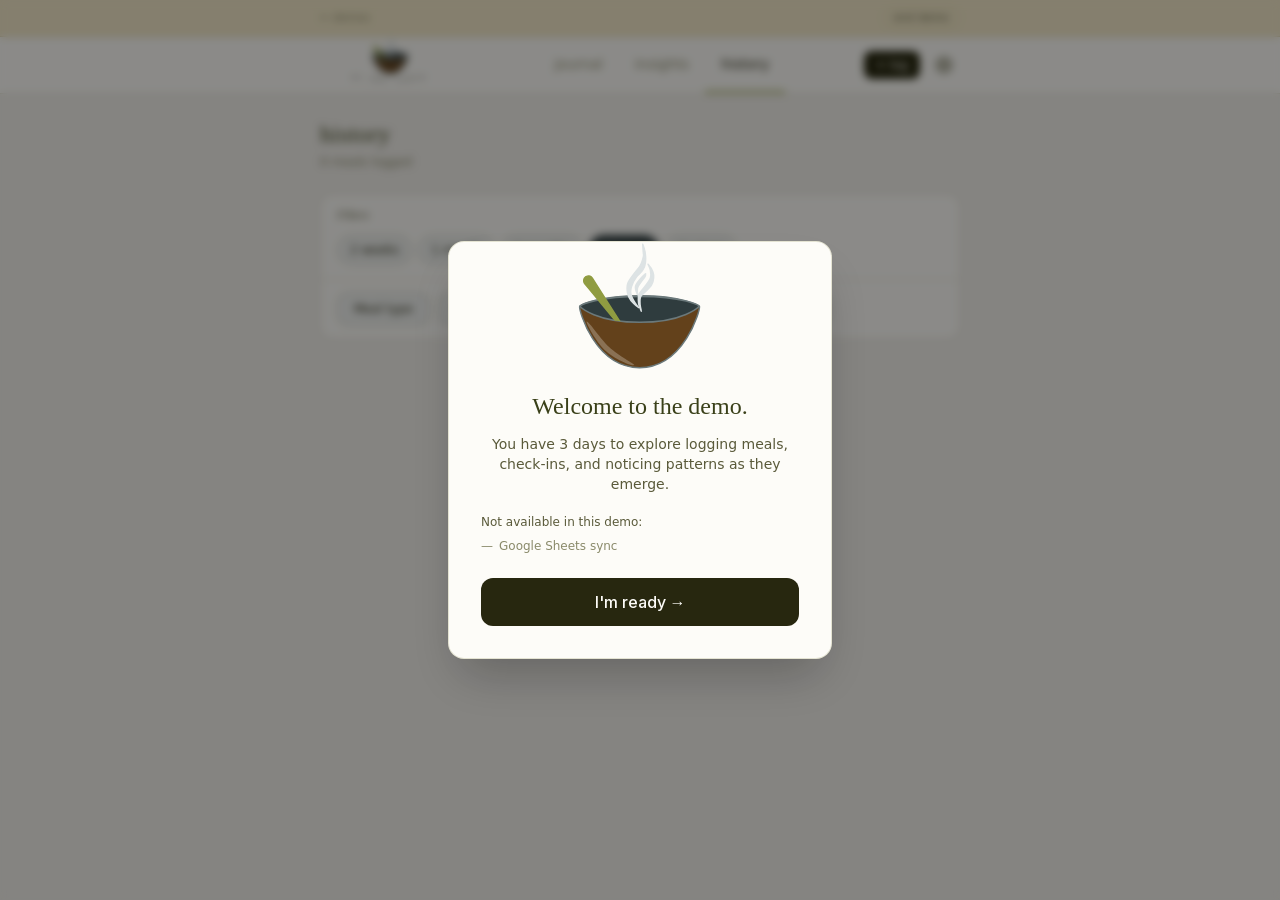
<file: history/index.html>
<!DOCTYPE html><html lang="en" class="__variable_f367f3"><head><meta charSet="utf-8"/><meta name="viewport" content="width=device-width, initial-scale=1"/><link rel="preload" href="/_next/static/media/e4af272ccee01ff0-s.p.woff2" as="font" crossorigin="" type="font/woff2"/><link rel="stylesheet" href="/_next/static/css/3a38260b06e91486.css" data-precedence="next"/><link rel="preload" as="script" fetchPriority="low" href="/_next/static/chunks/webpack-536a02bfaea3b073.js"/><script src="/_next/static/chunks/fd9d1056-b6f716b34aaf6ca0.js" async=""></script><script src="/_next/static/chunks/117-81877726bcd27724.js" async=""></script><script src="/_next/static/chunks/main-app-d443a8162a0ba440.js" async=""></script><script src="/_next/static/chunks/890-050b3d669cbfbf7b.js" async=""></script><script src="/_next/static/chunks/648-f541ea3954b6f258.js" async=""></script><script src="/_next/static/chunks/154-6d3dc3b0590e267d.js" async=""></script><script src="/_next/static/chunks/848-af183792774a336f.js" async=""></script><script src="/_next/static/chunks/982-0aa68f8170678bd0.js" async=""></script><script src="/_next/static/chunks/699-8cffe4ca55ba6e04.js" async=""></script><script src="/_next/static/chunks/11-3340b7d402a8b12b.js" async=""></script><script src="/_next/static/chunks/app/history/page-a48dbba0626f40fb.js" async=""></script><script src="/_next/static/chunks/164f4fb6-d89272916454e223.js" async=""></script><script src="/_next/static/chunks/758-e54a7cedb0fabda7.js" async=""></script><script src="/_next/static/chunks/396-6f61d3a536bc661b.js" async=""></script><script src="/_next/static/chunks/app/layout-9da842c5bb558d25.js" async=""></script><link rel="preload" href="https://accounts.google.com/gsi/client" as="script"/><title>At the Table</title><meta name="description" content="The mindful food journal. What&#x27;s in the pot?"/><link rel="icon" href="/icon.svg?df5c14d7b596c966" type="image/svg+xml" sizes="any"/><meta name="next-size-adjust"/><script src="/_next/static/chunks/polyfills-42372ed130431b0a.js" noModule=""></script></head><body class="__className_f367f3 antialiased"><div class="min-h-screen bg-att-bg flex flex-col"><div class="bg-att-gold-lt border-b" style="border-color:var(--att-border)"><div class="max-w-2xl mx-auto px-4 h-9 flex items-center justify-between"><a href="https://demo.truefork.dev" class="font-sans text-[11px] text-att-text-lt hover:text-att-ink transition-colors">← demos</a><button class="font-sans text-[11px] rounded-full px-2.5 py-0.5 text-att-text-md hover:text-att-ink transition-colors" style="border:1px solid var(--att-border)">end demo</button></div></div><header class="sticky top-0 z-40 bg-att-surface border-b" style="border-color:var(--att-border)"><div class="max-w-2xl mx-auto px-4 h-16 sm:h-14 flex items-center justify-between relative"><a class="shrink-0 flex items-center gap-2.5 ml-4 sm:ml-0" href="/journal/"><div class="sm:hidden flex flex-col items-center" style="width:140px;height:50px"><svg viewBox="60 400 1700 1290" overflow="visible" fill="none" stroke-linecap="round" stroke-linejoin="round" class="cursor-pointer h-8 w-auto text-att-ink/60" aria-label="At the Table" role="img"><defs><clipPath id="utensil-clip-:R5ackq:"><rect x="-200" y="360" width="2200" height="540"></rect><path d="M96.26,833.726c-0.536,-0.54 -0.8,-0.82 -0.8,-0.82c-0,-0 4.106,0.892 5.1,-0.161c19.402,-20.543 241.561,-131.967 814.354,-131.967c588.747,0 783.934,125.081 790.137,131.967c0.096,0.107 0.144,0.161 0.144,0.161c-0,-0 -2.21,0.767 -2.261,0.82c-4.538,4.723 -209.585,216.274 -800.795,216.274c-580.513,0 -791.474,-201.78 -805.879,-216.274Z" fill="black" stroke="none"></path></clipPath></defs><path pathLength="1" vector-effect="non-scaling-stroke" stroke="var(--att-slate)" fill="var(--att-brown)" stroke-width="1.5" d="M1705.12,835.715c13.528,48.303 -206.787,822.994 -804.326,822.994c-599.014,0 -817.926,-774.179 -804.532,-822.256c0.225,-0.807 0.452,-1.613 0.68,-2.418c19.402,-20.475 243.044,-142.443 815.837,-142.443c588.747,-0 786.071,137.02 792.274,143.883c0.022,0.08 0.045,0.16 0.067,0.24Z" style="stroke-dasharray:1;stroke-dashoffset:1;fill-opacity:0"></path><path pathLength="1" vector-effect="non-scaling-stroke" stroke="none" fill="white" d="M189.089,1038.04c25.495,-10.791 188.512,237.441 301.521,341.516c133.213,122.683 343.602,226.96 339.866,241.187c-8.453,32.189 -296.076,-85.974 -422.238,-223.823c-117.599,-128.495 -232.135,-353.384 -219.149,-358.88Z" style="stroke-dasharray:1;stroke-dashoffset:1;fill-opacity:0"></path><path pathLength="1" vector-effect="non-scaling-stroke" stroke="var(--att-slate)" fill="var(--att-slate-dk)" stroke-width="1.5" d="M96.26,833.726c-0.536,-0.54 -0.8,-0.82 -0.8,-0.82c-0,-0 4.106,0.892 5.1,-0.161c19.402,-20.543 241.561,-131.967 814.354,-131.967c588.747,0 783.934,125.081 790.137,131.967c0.096,0.107 0.144,0.161 0.144,0.161c-0,-0 -2.21,0.767 -2.261,0.82c-4.538,4.723 -209.585,216.274 -800.795,216.274c-580.513,0 -791.474,-201.78 -805.879,-216.274Z" style="stroke-dasharray:1;stroke-dashoffset:1;fill-opacity:0"></path><path pathLength="1" vector-effect="non-scaling-stroke" stroke="var(--att-moss)" fill="var(--att-moss)" stroke-width="1.5" clip-path="url(#utensil-clip-:R5ackq:)" d="M781.964,1276.66c-205.954,-250.512 -413.475,-499.733 -619.429,-750.245c-2.677,-3.257 -4.612,-7.096 -6.36,-10.933c-1.702,-3.732 -3.01,-7.664 -3.939,-11.66c-0.914,-3.936 -1.429,-7.982 -1.566,-12.021c-0.137,-4.012 0.119,-8.056 0.747,-12.022c0.629,-3.966 1.635,-7.89 3.006,-11.665c1.379,-3.798 3.119,-7.487 5.206,-10.947c2.118,-3.513 4.577,-6.848 7.349,-9.872c0.012,-0.013 9.437,-8.438 9.445,-8.443c3.643,-2.12 7.096,-4.611 10.932,-6.36c3.733,-1.702 7.664,-3.009 11.66,-3.938c3.936,-0.915 7.982,-1.429 12.021,-1.567c4.013,-0.137 8.056,0.119 12.022,0.748c3.966,0.628 7.891,1.635 11.665,3.005c3.798,1.379 7.487,3.119 10.948,5.206c3.513,2.118 6.847,4.577 9.871,7.349c3.108,2.849 6.162,5.876 8.431,9.429c174.579,273.305 347.447,547.7 522.026,821.005l-4.035,2.931Z" style="stroke-dasharray:1;stroke-dashoffset:1;fill-opacity:0"></path><g transform="translate(-511, -954) scale(1.3635000000000002)"><path pathLength="1" vector-effect="non-scaling-stroke" stroke="var(--att-slate-lt)" fill="var(--att-slate-lt)" stroke-width="1.5" d="M1066.44,700.014c0,-0 6.498,95.026 6.865,95.92c0.368,0.894 -1.656,36.017 -6.865,54.274c-5.655,19.821 -14.254,45.442 -27.067,64.654c-25.06,37.576 -96.778,118.395 -116.796,163.482c-13.683,30.817 -10.418,76.149 -4.929,104.742c4.884,25.445 17.091,49.903 32.933,70.405c17.926,23.199 74.624,68.79 74.624,68.79c1.191,5.368 -65.742,-80.419 -74.624,-127.411c-4.785,-25.312 -3.04,-51.605 4.565,-75.552c9.186,-28.924 27.337,-68.534 50.551,-97.993c26.631,-33.795 58.527,-48.204 78.348,-100.916c14.831,-39.441 10.896,-110.132 5.787,-143.972c-4.273,-28.308 -23.392,-76.423 -23.392,-76.423Z" style="stroke-dasharray:1;stroke-dashoffset:1;fill-opacity:0"></path><path pathLength="1" vector-effect="non-scaling-stroke" stroke="var(--att-slate-lt)" fill="var(--att-slate-lt)" stroke-width="1.5" d="M996.418,1110.58c-8.131,27.662 18.878,86.547 18.878,86.547c0,-0 -5.637,-55.423 2.66,-74.23c12.714,-28.816 59.564,-84.181 72.804,-106.553c4.403,-7.44 3.804,-25.806 3.804,-25.806c-2.136,-2.96 -87.429,83.582 -98.146,120.042Z" style="stroke-dasharray:1;stroke-dashoffset:1;fill-opacity:0"></path><path pathLength="1" vector-effect="non-scaling-stroke" stroke="var(--att-slate-lt)" fill="var(--att-slate-lt)" stroke-width="1.5" d="M1119.11,896.732c-0,-0 19.844,38.605 23.474,59.667c3.912,22.706 7.053,52.037 -0,76.564c-14.59,50.731 -92.269,116.669 -111.631,158.509c-13.387,28.928 -7.327,65.473 -4.541,92.532c2.492,24.202 26.373,74.771 26.373,74.771c-0,-0 -10.991,-47.764 -12.471,-65.546c-2.078,-24.972 -5.688,-67.548 12.471,-88.986c27.216,-32.132 82.698,-67.271 101.767,-105.845c19.069,-38.573 23.771,-92.936 12.648,-125.597c-12.648,-37.141 -48.09,-76.069 -48.09,-76.069Z" style="stroke-dasharray:1;stroke-dashoffset:1;fill-opacity:0"></path></g></svg><svg width="140" height="20" viewBox="0 0 140 20" overflow="visible" class="pointer-events-none -mt-1" aria-hidden="true"><defs><path id="wordmark-arc" d="M 5,2 A 160,160 0 0,0 135,2"></path></defs><text font-size="9.5" letter-spacing="3" style="font-family:var(--font-serif, Georgia, serif);fill:var(--att-ink);fill-opacity:0.6"><textPath href="#wordmark-arc" startOffset="50%" text-anchor="middle">at the table</textPath></text></svg></div><div class="hidden sm:flex flex-col items-center" style="width:140px;height:38px"><svg viewBox="60 400 1700 1290" overflow="visible" fill="none" stroke-linecap="round" stroke-linejoin="round" class="cursor-pointer h-7 w-auto text-att-ink/60" aria-label="At the Table" role="img"><defs><clipPath id="utensil-clip-:R6ackq:"><rect x="-200" y="360" width="2200" height="540"></rect><path d="M96.26,833.726c-0.536,-0.54 -0.8,-0.82 -0.8,-0.82c-0,-0 4.106,0.892 5.1,-0.161c19.402,-20.543 241.561,-131.967 814.354,-131.967c588.747,0 783.934,125.081 790.137,131.967c0.096,0.107 0.144,0.161 0.144,0.161c-0,-0 -2.21,0.767 -2.261,0.82c-4.538,4.723 -209.585,216.274 -800.795,216.274c-580.513,0 -791.474,-201.78 -805.879,-216.274Z" fill="black" stroke="none"></path></clipPath></defs><path pathLength="1" vector-effect="non-scaling-stroke" stroke="var(--att-slate)" fill="var(--att-brown)" stroke-width="1.5" d="M1705.12,835.715c13.528,48.303 -206.787,822.994 -804.326,822.994c-599.014,0 -817.926,-774.179 -804.532,-822.256c0.225,-0.807 0.452,-1.613 0.68,-2.418c19.402,-20.475 243.044,-142.443 815.837,-142.443c588.747,-0 786.071,137.02 792.274,143.883c0.022,0.08 0.045,0.16 0.067,0.24Z" style="stroke-dasharray:1;stroke-dashoffset:1;fill-opacity:0"></path><path pathLength="1" vector-effect="non-scaling-stroke" stroke="none" fill="white" d="M189.089,1038.04c25.495,-10.791 188.512,237.441 301.521,341.516c133.213,122.683 343.602,226.96 339.866,241.187c-8.453,32.189 -296.076,-85.974 -422.238,-223.823c-117.599,-128.495 -232.135,-353.384 -219.149,-358.88Z" style="stroke-dasharray:1;stroke-dashoffset:1;fill-opacity:0"></path><path pathLength="1" vector-effect="non-scaling-stroke" stroke="var(--att-slate)" fill="var(--att-slate-dk)" stroke-width="1.5" d="M96.26,833.726c-0.536,-0.54 -0.8,-0.82 -0.8,-0.82c-0,-0 4.106,0.892 5.1,-0.161c19.402,-20.543 241.561,-131.967 814.354,-131.967c588.747,0 783.934,125.081 790.137,131.967c0.096,0.107 0.144,0.161 0.144,0.161c-0,-0 -2.21,0.767 -2.261,0.82c-4.538,4.723 -209.585,216.274 -800.795,216.274c-580.513,0 -791.474,-201.78 -805.879,-216.274Z" style="stroke-dasharray:1;stroke-dashoffset:1;fill-opacity:0"></path><path pathLength="1" vector-effect="non-scaling-stroke" stroke="var(--att-moss)" fill="var(--att-moss)" stroke-width="1.5" clip-path="url(#utensil-clip-:R6ackq:)" d="M781.964,1276.66c-205.954,-250.512 -413.475,-499.733 -619.429,-750.245c-2.677,-3.257 -4.612,-7.096 -6.36,-10.933c-1.702,-3.732 -3.01,-7.664 -3.939,-11.66c-0.914,-3.936 -1.429,-7.982 -1.566,-12.021c-0.137,-4.012 0.119,-8.056 0.747,-12.022c0.629,-3.966 1.635,-7.89 3.006,-11.665c1.379,-3.798 3.119,-7.487 5.206,-10.947c2.118,-3.513 4.577,-6.848 7.349,-9.872c0.012,-0.013 9.437,-8.438 9.445,-8.443c3.643,-2.12 7.096,-4.611 10.932,-6.36c3.733,-1.702 7.664,-3.009 11.66,-3.938c3.936,-0.915 7.982,-1.429 12.021,-1.567c4.013,-0.137 8.056,0.119 12.022,0.748c3.966,0.628 7.891,1.635 11.665,3.005c3.798,1.379 7.487,3.119 10.948,5.206c3.513,2.118 6.847,4.577 9.871,7.349c3.108,2.849 6.162,5.876 8.431,9.429c174.579,273.305 347.447,547.7 522.026,821.005l-4.035,2.931Z" style="stroke-dasharray:1;stroke-dashoffset:1;fill-opacity:0"></path><g transform="translate(-511, -954) scale(1.3635000000000002)"><path pathLength="1" vector-effect="non-scaling-stroke" stroke="var(--att-slate-lt)" fill="var(--att-slate-lt)" stroke-width="1.5" d="M1066.44,700.014c0,-0 6.498,95.026 6.865,95.92c0.368,0.894 -1.656,36.017 -6.865,54.274c-5.655,19.821 -14.254,45.442 -27.067,64.654c-25.06,37.576 -96.778,118.395 -116.796,163.482c-13.683,30.817 -10.418,76.149 -4.929,104.742c4.884,25.445 17.091,49.903 32.933,70.405c17.926,23.199 74.624,68.79 74.624,68.79c1.191,5.368 -65.742,-80.419 -74.624,-127.411c-4.785,-25.312 -3.04,-51.605 4.565,-75.552c9.186,-28.924 27.337,-68.534 50.551,-97.993c26.631,-33.795 58.527,-48.204 78.348,-100.916c14.831,-39.441 10.896,-110.132 5.787,-143.972c-4.273,-28.308 -23.392,-76.423 -23.392,-76.423Z" style="stroke-dasharray:1;stroke-dashoffset:1;fill-opacity:0"></path><path pathLength="1" vector-effect="non-scaling-stroke" stroke="var(--att-slate-lt)" fill="var(--att-slate-lt)" stroke-width="1.5" d="M996.418,1110.58c-8.131,27.662 18.878,86.547 18.878,86.547c0,-0 -5.637,-55.423 2.66,-74.23c12.714,-28.816 59.564,-84.181 72.804,-106.553c4.403,-7.44 3.804,-25.806 3.804,-25.806c-2.136,-2.96 -87.429,83.582 -98.146,120.042Z" style="stroke-dasharray:1;stroke-dashoffset:1;fill-opacity:0"></path><path pathLength="1" vector-effect="non-scaling-stroke" stroke="var(--att-slate-lt)" fill="var(--att-slate-lt)" stroke-width="1.5" d="M1119.11,896.732c-0,-0 19.844,38.605 23.474,59.667c3.912,22.706 7.053,52.037 -0,76.564c-14.59,50.731 -92.269,116.669 -111.631,158.509c-13.387,28.928 -7.327,65.473 -4.541,92.532c2.492,24.202 26.373,74.771 26.373,74.771c-0,-0 -10.991,-47.764 -12.471,-65.546c-2.078,-24.972 -5.688,-67.548 12.471,-88.986c27.216,-32.132 82.698,-67.271 101.767,-105.845c19.069,-38.573 23.771,-92.936 12.648,-125.597c-12.648,-37.141 -48.09,-76.069 -48.09,-76.069Z" style="stroke-dasharray:1;stroke-dashoffset:1;fill-opacity:0"></path></g></svg><svg width="140" height="14" viewBox="0 0 140 14" overflow="visible" class="pointer-events-none -mt-1" aria-hidden="true"><defs><path id="wordmark-arc-desktop" d="M 5,2 A 210,210 0 0,0 135,2"></path></defs><text font-size="9.5" letter-spacing="3" style="font-family:var(--font-serif, Georgia, serif);fill:var(--att-ink);fill-opacity:0.6"><textPath href="#wordmark-arc-desktop" startOffset="50%" text-anchor="middle">at the table</textPath></text></svg></div></a><nav class="hidden sm:flex"><a class="font-sans text-sm px-4 h-14 inline-flex items-center border-b-2 transition-colors text-att-text-lt hover:text-att-ink border-transparent" href="/journal/">journal</a><a class="font-sans text-sm px-4 h-14 inline-flex items-center border-b-2 transition-colors text-att-text-lt hover:text-att-ink border-transparent" href="/insights/">insights</a><a class="font-sans text-sm px-4 h-14 inline-flex items-center border-b-2 transition-colors text-att-ink font-medium border-att-moss" href="/history/">history</a></nav><div class="flex items-center gap-2"><a class="font-sans text-sm sm:text-xs bg-att-ink text-att-bg px-4 py-2 sm:px-3 sm:py-1.5 rounded-lg hover:bg-att-olive-dk transition-colors" href="/entry/">+ log</a><a class="text-att-text-md hover:text-att-ink transition-colors p-2 sm:p-1.5" aria-label="Settings" href="/settings/"><svg class="w-6 h-6 sm:w-5 sm:h-5" fill="none" stroke="currentColor" stroke-width="1.75" viewBox="0 0 24 24" aria-hidden="true"><path stroke-linecap="round" stroke-linejoin="round" d="M9.594 3.94c.09-.542.56-.94 1.11-.94h2.593c.55 0 1.02.398 1.11.94l.213 1.281c.063.374.313.686.645.87.074.04.147.083.22.127.325.196.72.257 1.075.124l1.217-.456a1.125 1.125 0 0 1 1.37.49l1.296 2.247a1.125 1.125 0 0 1-.26 1.431l-1.003.827c-.293.241-.438.613-.43.992a7.723 7.723 0 0 1 0 .255c-.008.378.137.75.43.991l1.004.827c.424.35.534.955.26 1.43l-1.298 2.247a1.125 1.125 0 0 1-1.369.491l-1.217-.456c-.355-.133-.75-.072-1.076.124a6.47 6.47 0 0 1-.22.128c-.331.183-.581.495-.644.869l-.213 1.281c-.09.543-.56.94-1.11.94h-2.594c-.55 0-1.019-.398-1.11-.94l-.213-1.281c-.062-.374-.312-.686-.644-.87a6.52 6.52 0 0 1-.22-.127c-.325-.196-.72-.257-1.076-.124l-1.217.456a1.125 1.125 0 0 1-1.369-.49l-1.297-2.247a1.125 1.125 0 0 1 .26-1.431l1.004-.827c.292-.24.437-.613.43-.991a6.932 6.932 0 0 1 0-.255c.007-.38-.138-.751-.43-.992l-1.004-.827a1.125 1.125 0 0 1-.26-1.43l1.297-2.247a1.125 1.125 0 0 1 1.37-.491l1.216.456c.356.133.751.072 1.076-.124.072-.044.146-.086.22-.128.332-.183.582-.495.644-.869l.214-1.28Z"></path><path stroke-linecap="round" stroke-linejoin="round" d="M15 12a3 3 0 1 1-6 0 3 3 0 0 1 6 0Z"></path></svg></a></div></div></header><main class="flex-1 max-w-2xl mx-auto w-full px-4 py-6 pb-28 sm:pb-6"><div class="space-y-6"><div class="flex items-start justify-between gap-4"><div><h1 class="font-serif lowercase text-2xl tracking-wide text-att-moss-dk">History</h1><p class="font-sans text-xs text-att-text-lt mt-1">0<!-- --> meal<!-- -->s<!-- --> logged</p></div></div><div class="bg-att-surface rounded-att" style="border:1px solid var(--att-border)"><div class="px-4 pt-3 pb-3 space-y-3"><p class="font-serif text-xs italic text-att-text-md">Filters</p><div class="space-y-2"><div class="flex gap-1.5 overflow-x-auto pb-0.5"><button type="button" class="font-sans text-xs px-3 py-1.5 rounded-full transition-colors whitespace-nowrap shrink-0 bg-att-slate-lt/40 text-att-ink hover:bg-att-slate-lt/60" style="border:1px solid var(--att-border-md)">2 weeks</button><button type="button" class="font-sans text-xs px-3 py-1.5 rounded-full transition-colors whitespace-nowrap shrink-0 bg-att-slate-lt/40 text-att-ink hover:bg-att-slate-lt/60" style="border:1px solid var(--att-border-md)">1 month</button><button type="button" class="font-sans text-xs px-3 py-1.5 rounded-full transition-colors whitespace-nowrap shrink-0 bg-att-slate-lt/40 text-att-ink hover:bg-att-slate-lt/60" style="border:1px solid var(--att-border-md)">3 months</button><button type="button" class="font-sans text-xs px-3 py-1.5 rounded-full transition-colors whitespace-nowrap shrink-0 bg-att-slate-dk text-white" style="border:none">All time</button><button type="button" class="font-sans text-xs px-3 py-1.5 rounded-full transition-colors whitespace-nowrap shrink-0 bg-att-slate-lt/40 text-att-ink hover:bg-att-slate-lt/60" style="border:1px solid var(--att-border-md)">Custom</button></div></div></div><div class="px-4 py-3" style="border-top:1px solid var(--att-border)"><div class="hidden sm:flex items-center gap-2 flex-wrap"><div class="relative"><button type="button" class="font-sans text-xs px-4 py-2 rounded-xl transition-colors whitespace-nowrap flex items-center gap-1.5 shrink-0 bg-att-slate-lt/40 text-att-ink hover:bg-att-slate-lt/60" style="border:1px solid var(--att-border-md)">Meal type</button></div><div class="relative"><button type="button" class="font-sans text-xs px-4 py-2 rounded-xl transition-colors whitespace-nowrap flex items-center gap-1.5 shrink-0 bg-att-slate-lt/40 text-att-ink hover:bg-att-slate-lt/60" style="border:1px solid var(--att-border-md)">Meal tags</button></div><div class="relative"><button type="button" class="font-sans text-xs px-4 py-2 rounded-xl transition-colors whitespace-nowrap flex items-center gap-1.5 shrink-0 bg-att-slate-lt/40 text-att-ink hover:bg-att-slate-lt/60" style="border:1px solid var(--att-border-md)">Symptoms</button></div><div class="relative"><button type="button" class="font-sans text-xs px-4 py-2 rounded-xl transition-colors whitespace-nowrap flex items-center gap-1.5 shrink-0 bg-att-slate-lt/40 text-att-ink hover:bg-att-slate-lt/60" style="border:1px solid var(--att-border-md)">Eat Again</button></div><div class="relative"><button type="button" class="font-sans text-xs px-4 py-2 rounded-xl transition-colors whitespace-nowrap flex items-center gap-1.5 shrink-0 bg-att-slate-lt/40 text-att-ink hover:bg-att-slate-lt/60" style="border:1px solid var(--att-border-md)">Check-in</button></div></div><div class="sm:hidden flex items-center gap-2 overflow-x-auto pb-1"><button type="button" class="font-sans text-xs px-4 py-2 rounded-xl whitespace-nowrap flex items-center gap-1.5 shrink-0 transition-colors bg-att-slate-lt/40 text-att-ink hover:bg-att-slate-lt/60" style="border:1px solid var(--att-border-md)">Meal type</button><button type="button" class="font-sans text-xs px-4 py-2 rounded-xl whitespace-nowrap flex items-center gap-1.5 shrink-0 transition-colors bg-att-slate-lt/40 text-att-ink hover:bg-att-slate-lt/60" style="border:1px solid var(--att-border-md)">Meal tags</button><button type="button" class="font-sans text-xs px-4 py-2 rounded-xl whitespace-nowrap flex items-center gap-1.5 shrink-0 transition-colors bg-att-slate-lt/40 text-att-ink hover:bg-att-slate-lt/60" style="border:1px solid var(--att-border-md)">Symptoms</button><button type="button" class="font-sans text-xs px-4 py-2 rounded-xl whitespace-nowrap flex items-center gap-1.5 shrink-0 transition-colors bg-att-slate-lt/40 text-att-ink hover:bg-att-slate-lt/60" style="border:1px solid var(--att-border-md)">Eat Again</button><button type="button" class="font-sans text-xs px-4 py-2 rounded-xl whitespace-nowrap flex items-center gap-1.5 shrink-0 transition-colors bg-att-slate-lt/40 text-att-ink hover:bg-att-slate-lt/60" style="border:1px solid var(--att-border-md)">Check-in</button></div></div></div><div class="flex flex-col items-center justify-center min-h-[40vh] text-center gap-3 px-4"><p class="text-3xl">🍽️</p><p class="font-serif text-lg text-att-ink">Nothing here yet</p></div></div></main><nav class="sm:hidden fixed bottom-0 left-0 right-0 z-40 bg-att-surface flex justify-evenly px-4 pt-2" style="border-top:0.5px solid var(--att-border);padding-bottom:calc(env(safe-area-inset-bottom) + 8px)"><a class="flex items-center justify-center py-3 px-7 rounded-2xl transition-colors text-att-text-lt" href="/journal/"><span class="font-sans text-sm">journal</span></a><a class="flex items-center justify-center py-3 px-7 rounded-2xl transition-colors text-att-text-lt" href="/insights/"><span class="font-sans text-sm">insights</span></a><a class="flex items-center justify-center py-3 px-7 rounded-2xl transition-colors bg-att-olive-lt text-att-olive-dk font-medium" style="border:1px solid var(--att-border)" href="/history/"><span class="font-sans text-sm">history</span></a></nav></div><script src="/_next/static/chunks/webpack-536a02bfaea3b073.js" async=""></script><script>(self.__next_f=self.__next_f||[]).push([0]);self.__next_f.push([2,null])</script><script>self.__next_f.push([1,"1:HL[\"/_next/static/media/e4af272ccee01ff0-s.p.woff2\",\"font\",{\"crossOrigin\":\"\",\"type\":\"font/woff2\"}]\n2:HL[\"/_next/static/css/3a38260b06e91486.css\",\"style\"]\n"])</script><script>self.__next_f.push([1,"3:I[2846,[],\"\"]\n5:I[9107,[],\"ClientPageRoot\"]\n6:I[3352,[\"890\",\"static/chunks/890-050b3d669cbfbf7b.js\",\"648\",\"static/chunks/648-f541ea3954b6f258.js\",\"154\",\"static/chunks/154-6d3dc3b0590e267d.js\",\"848\",\"static/chunks/848-af183792774a336f.js\",\"982\",\"static/chunks/982-0aa68f8170678bd0.js\",\"699\",\"static/chunks/699-8cffe4ca55ba6e04.js\",\"11\",\"static/chunks/11-3340b7d402a8b12b.js\",\"811\",\"static/chunks/app/history/page-a48dbba0626f40fb.js\"],\"default\",1]\n7:I[4707,[],\"\"]\n8:I[6423,[],\"\"]\n9:I[2221,[\"505\",\"static/chunks/164f4fb6-d89272916454e223.js\",\"890\",\"static/chunks/890-050b3d669cbfbf7b.js\",\"648\",\"static/chunks/648-f541ea3954b6f258.js\",\"758\",\"static/chunks/758-e54a7cedb0fabda7.js\",\"396\",\"static/chunks/396-6f61d3a536bc661b.js\",\"154\",\"static/chunks/154-6d3dc3b0590e267d.js\",\"848\",\"static/chunks/848-af183792774a336f.js\",\"185\",\"static/chunks/app/layout-9da842c5bb558d25.js\"],\"default\",1]\nc:I[1060,[],\"\"]\na:{}\nd:[]\n"])</script><script>self.__next_f.push([1,"0:[\"$\",\"$L3\",null,{\"buildId\":\"08twkF8TpwKfHkFWEELfO\",\"assetPrefix\":\"\",\"urlParts\":[\"\",\"history\",\"\"],\"initialTree\":[\"\",{\"children\":[\"history\",{\"children\":[\"__PAGE__\",{}]}]},\"$undefined\",\"$undefined\",true],\"initialSeedData\":[\"\",{\"children\":[\"history\",{\"children\":[\"__PAGE__\",{},[[\"$L4\",[\"$\",\"$L5\",null,{\"props\":{\"params\":{},\"searchParams\":{}},\"Component\":\"$6\"}],null],null],null]},[null,[\"$\",\"$L7\",null,{\"parallelRouterKey\":\"children\",\"segmentPath\":[\"children\",\"history\",\"children\"],\"error\":\"$undefined\",\"errorStyles\":\"$undefined\",\"errorScripts\":\"$undefined\",\"template\":[\"$\",\"$L8\",null,{}],\"templateStyles\":\"$undefined\",\"templateScripts\":\"$undefined\",\"notFound\":\"$undefined\",\"notFoundStyles\":\"$undefined\"}]],null]},[[[[\"$\",\"link\",\"0\",{\"rel\":\"stylesheet\",\"href\":\"/_next/static/css/3a38260b06e91486.css\",\"precedence\":\"next\",\"crossOrigin\":\"$undefined\"}]],[\"$\",\"$L9\",null,{\"children\":[\"$\",\"$L7\",null,{\"parallelRouterKey\":\"children\",\"segmentPath\":[\"children\"],\"error\":\"$undefined\",\"errorStyles\":\"$undefined\",\"errorScripts\":\"$undefined\",\"template\":[\"$\",\"$L8\",null,{}],\"templateStyles\":\"$undefined\",\"templateScripts\":\"$undefined\",\"notFound\":[[\"$\",\"title\",null,{\"children\":\"404: This page could not be found.\"}],[\"$\",\"div\",null,{\"style\":{\"fontFamily\":\"system-ui,\\\"Segoe UI\\\",Roboto,Helvetica,Arial,sans-serif,\\\"Apple Color Emoji\\\",\\\"Segoe UI Emoji\\\"\",\"height\":\"100vh\",\"textAlign\":\"center\",\"display\":\"flex\",\"flexDirection\":\"column\",\"alignItems\":\"center\",\"justifyContent\":\"center\"},\"children\":[\"$\",\"div\",null,{\"children\":[[\"$\",\"style\",null,{\"dangerouslySetInnerHTML\":{\"__html\":\"body{color:#000;background:#fff;margin:0}.next-error-h1{border-right:1px solid rgba(0,0,0,.3)}@media (prefers-color-scheme:dark){body{color:#fff;background:#000}.next-error-h1{border-right:1px solid rgba(255,255,255,.3)}}\"}}],[\"$\",\"h1\",null,{\"className\":\"next-error-h1\",\"style\":{\"display\":\"inline-block\",\"margin\":\"0 20px 0 0\",\"padding\":\"0 23px 0 0\",\"fontSize\":24,\"fontWeight\":500,\"verticalAlign\":\"top\",\"lineHeight\":\"49px\"},\"children\":\"404\"}],[\"$\",\"div\",null,{\"style\":{\"display\":\"inline-block\"},\"children\":[\"$\",\"h2\",null,{\"style\":{\"fontSize\":14,\"fontWeight\":400,\"lineHeight\":\"49px\",\"margin\":0},\"children\":\"This page could not be found.\"}]}]]}]}]],\"notFoundStyles\":[]}],\"params\":\"$a\"}]],null],null],\"couldBeIntercepted\":false,\"initialHead\":[null,\"$Lb\"],\"globalErrorComponent\":\"$c\",\"missingSlots\":\"$Wd\"}]\n"])</script><script>self.__next_f.push([1,"b:[[\"$\",\"meta\",\"0\",{\"name\":\"viewport\",\"content\":\"width=device-width, initial-scale=1\"}],[\"$\",\"meta\",\"1\",{\"charSet\":\"utf-8\"}],[\"$\",\"link\",\"2\",{\"rel\":\"icon\",\"href\":\"/icon.svg?df5c14d7b596c966\",\"type\":\"image/svg+xml\",\"sizes\":\"any\"}],[\"$\",\"meta\",\"3\",{\"name\":\"next-size-adjust\"}]]\n4:null\n"])</script></body></html>
</file>
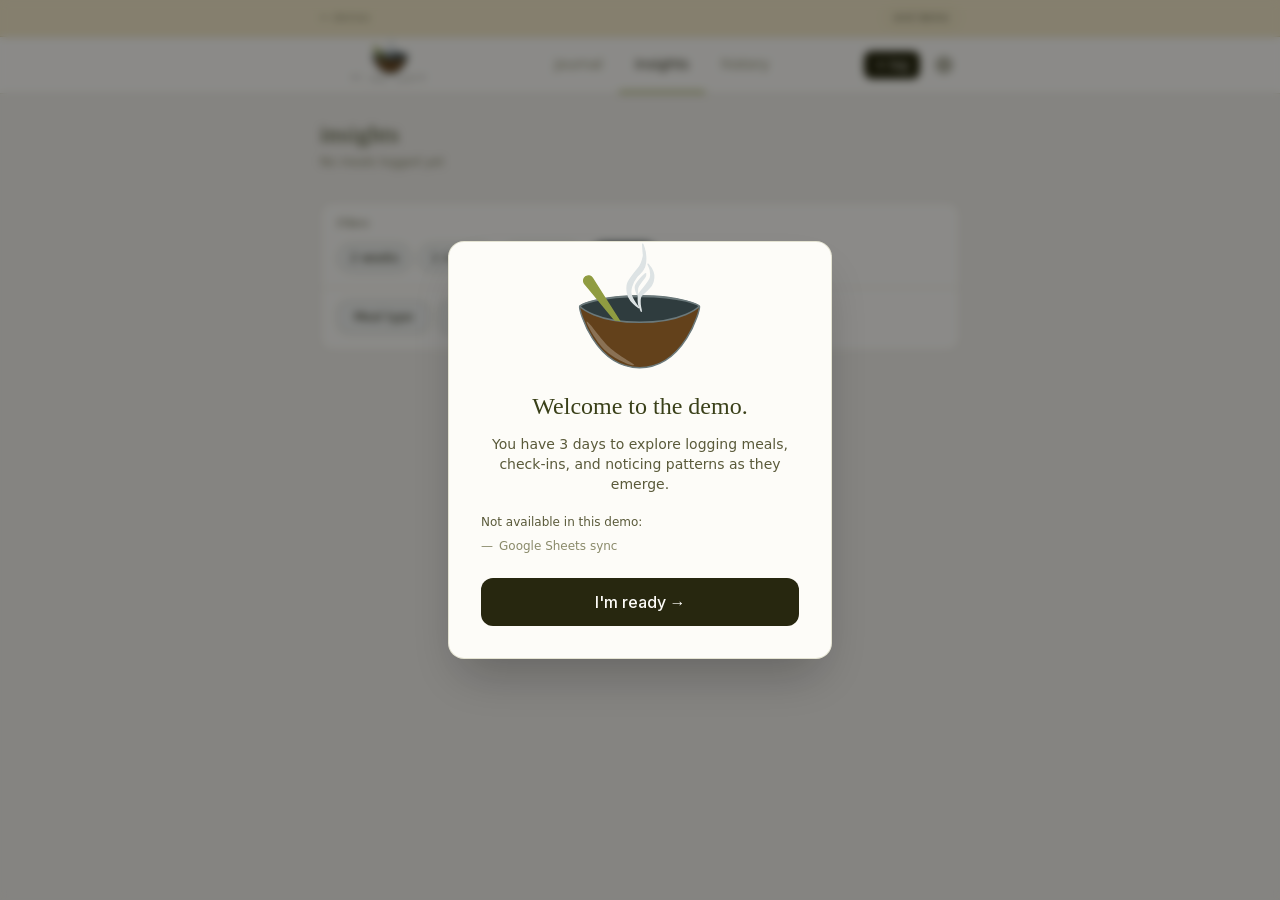
<file: insights/index.html>
<!DOCTYPE html><html lang="en" class="__variable_f367f3"><head><meta charSet="utf-8"/><meta name="viewport" content="width=device-width, initial-scale=1"/><link rel="preload" href="/_next/static/media/e4af272ccee01ff0-s.p.woff2" as="font" crossorigin="" type="font/woff2"/><link rel="stylesheet" href="/_next/static/css/3a38260b06e91486.css" data-precedence="next"/><link rel="preload" as="script" fetchPriority="low" href="/_next/static/chunks/webpack-536a02bfaea3b073.js"/><script src="/_next/static/chunks/fd9d1056-b6f716b34aaf6ca0.js" async=""></script><script src="/_next/static/chunks/117-81877726bcd27724.js" async=""></script><script src="/_next/static/chunks/main-app-d443a8162a0ba440.js" async=""></script><script src="/_next/static/chunks/890-050b3d669cbfbf7b.js" async=""></script><script src="/_next/static/chunks/648-f541ea3954b6f258.js" async=""></script><script src="/_next/static/chunks/154-6d3dc3b0590e267d.js" async=""></script><script src="/_next/static/chunks/848-af183792774a336f.js" async=""></script><script src="/_next/static/chunks/982-0aa68f8170678bd0.js" async=""></script><script src="/_next/static/chunks/699-8cffe4ca55ba6e04.js" async=""></script><script src="/_next/static/chunks/app/insights/page-c70647a4bb320194.js" async=""></script><script src="/_next/static/chunks/164f4fb6-d89272916454e223.js" async=""></script><script src="/_next/static/chunks/758-e54a7cedb0fabda7.js" async=""></script><script src="/_next/static/chunks/396-6f61d3a536bc661b.js" async=""></script><script src="/_next/static/chunks/app/layout-9da842c5bb558d25.js" async=""></script><link rel="preload" href="https://accounts.google.com/gsi/client" as="script"/><title>At the Table</title><meta name="description" content="The mindful food journal. What&#x27;s in the pot?"/><link rel="icon" href="/icon.svg?df5c14d7b596c966" type="image/svg+xml" sizes="any"/><meta name="next-size-adjust"/><script src="/_next/static/chunks/polyfills-42372ed130431b0a.js" noModule=""></script></head><body class="__className_f367f3 antialiased"><div class="min-h-screen bg-att-bg flex flex-col"><div class="bg-att-gold-lt border-b" style="border-color:var(--att-border)"><div class="max-w-2xl mx-auto px-4 h-9 flex items-center justify-between"><a href="https://demo.truefork.dev" class="font-sans text-[11px] text-att-text-lt hover:text-att-ink transition-colors">← demos</a><button class="font-sans text-[11px] rounded-full px-2.5 py-0.5 text-att-text-md hover:text-att-ink transition-colors" style="border:1px solid var(--att-border)">end demo</button></div></div><header class="sticky top-0 z-40 bg-att-surface border-b" style="border-color:var(--att-border)"><div class="max-w-2xl mx-auto px-4 h-16 sm:h-14 flex items-center justify-between relative"><a class="shrink-0 flex items-center gap-2.5 ml-4 sm:ml-0" href="/journal/"><div class="sm:hidden flex flex-col items-center" style="width:140px;height:50px"><svg viewBox="60 400 1700 1290" overflow="visible" fill="none" stroke-linecap="round" stroke-linejoin="round" class="cursor-pointer h-8 w-auto text-att-ink/60" aria-label="At the Table" role="img"><defs><clipPath id="utensil-clip-:R5ackq:"><rect x="-200" y="360" width="2200" height="540"></rect><path d="M96.26,833.726c-0.536,-0.54 -0.8,-0.82 -0.8,-0.82c-0,-0 4.106,0.892 5.1,-0.161c19.402,-20.543 241.561,-131.967 814.354,-131.967c588.747,0 783.934,125.081 790.137,131.967c0.096,0.107 0.144,0.161 0.144,0.161c-0,-0 -2.21,0.767 -2.261,0.82c-4.538,4.723 -209.585,216.274 -800.795,216.274c-580.513,0 -791.474,-201.78 -805.879,-216.274Z" fill="black" stroke="none"></path></clipPath></defs><path pathLength="1" vector-effect="non-scaling-stroke" stroke="var(--att-slate)" fill="var(--att-brown)" stroke-width="1.5" d="M1705.12,835.715c13.528,48.303 -206.787,822.994 -804.326,822.994c-599.014,0 -817.926,-774.179 -804.532,-822.256c0.225,-0.807 0.452,-1.613 0.68,-2.418c19.402,-20.475 243.044,-142.443 815.837,-142.443c588.747,-0 786.071,137.02 792.274,143.883c0.022,0.08 0.045,0.16 0.067,0.24Z" style="stroke-dasharray:1;stroke-dashoffset:1;fill-opacity:0"></path><path pathLength="1" vector-effect="non-scaling-stroke" stroke="none" fill="white" d="M189.089,1038.04c25.495,-10.791 188.512,237.441 301.521,341.516c133.213,122.683 343.602,226.96 339.866,241.187c-8.453,32.189 -296.076,-85.974 -422.238,-223.823c-117.599,-128.495 -232.135,-353.384 -219.149,-358.88Z" style="stroke-dasharray:1;stroke-dashoffset:1;fill-opacity:0"></path><path pathLength="1" vector-effect="non-scaling-stroke" stroke="var(--att-slate)" fill="var(--att-slate-dk)" stroke-width="1.5" d="M96.26,833.726c-0.536,-0.54 -0.8,-0.82 -0.8,-0.82c-0,-0 4.106,0.892 5.1,-0.161c19.402,-20.543 241.561,-131.967 814.354,-131.967c588.747,0 783.934,125.081 790.137,131.967c0.096,0.107 0.144,0.161 0.144,0.161c-0,-0 -2.21,0.767 -2.261,0.82c-4.538,4.723 -209.585,216.274 -800.795,216.274c-580.513,0 -791.474,-201.78 -805.879,-216.274Z" style="stroke-dasharray:1;stroke-dashoffset:1;fill-opacity:0"></path><path pathLength="1" vector-effect="non-scaling-stroke" stroke="var(--att-moss)" fill="var(--att-moss)" stroke-width="1.5" clip-path="url(#utensil-clip-:R5ackq:)" d="M781.964,1276.66c-205.954,-250.512 -413.475,-499.733 -619.429,-750.245c-2.677,-3.257 -4.612,-7.096 -6.36,-10.933c-1.702,-3.732 -3.01,-7.664 -3.939,-11.66c-0.914,-3.936 -1.429,-7.982 -1.566,-12.021c-0.137,-4.012 0.119,-8.056 0.747,-12.022c0.629,-3.966 1.635,-7.89 3.006,-11.665c1.379,-3.798 3.119,-7.487 5.206,-10.947c2.118,-3.513 4.577,-6.848 7.349,-9.872c0.012,-0.013 9.437,-8.438 9.445,-8.443c3.643,-2.12 7.096,-4.611 10.932,-6.36c3.733,-1.702 7.664,-3.009 11.66,-3.938c3.936,-0.915 7.982,-1.429 12.021,-1.567c4.013,-0.137 8.056,0.119 12.022,0.748c3.966,0.628 7.891,1.635 11.665,3.005c3.798,1.379 7.487,3.119 10.948,5.206c3.513,2.118 6.847,4.577 9.871,7.349c3.108,2.849 6.162,5.876 8.431,9.429c174.579,273.305 347.447,547.7 522.026,821.005l-4.035,2.931Z" style="stroke-dasharray:1;stroke-dashoffset:1;fill-opacity:0"></path><g transform="translate(-511, -954) scale(1.3635000000000002)"><path pathLength="1" vector-effect="non-scaling-stroke" stroke="var(--att-slate-lt)" fill="var(--att-slate-lt)" stroke-width="1.5" d="M1066.44,700.014c0,-0 6.498,95.026 6.865,95.92c0.368,0.894 -1.656,36.017 -6.865,54.274c-5.655,19.821 -14.254,45.442 -27.067,64.654c-25.06,37.576 -96.778,118.395 -116.796,163.482c-13.683,30.817 -10.418,76.149 -4.929,104.742c4.884,25.445 17.091,49.903 32.933,70.405c17.926,23.199 74.624,68.79 74.624,68.79c1.191,5.368 -65.742,-80.419 -74.624,-127.411c-4.785,-25.312 -3.04,-51.605 4.565,-75.552c9.186,-28.924 27.337,-68.534 50.551,-97.993c26.631,-33.795 58.527,-48.204 78.348,-100.916c14.831,-39.441 10.896,-110.132 5.787,-143.972c-4.273,-28.308 -23.392,-76.423 -23.392,-76.423Z" style="stroke-dasharray:1;stroke-dashoffset:1;fill-opacity:0"></path><path pathLength="1" vector-effect="non-scaling-stroke" stroke="var(--att-slate-lt)" fill="var(--att-slate-lt)" stroke-width="1.5" d="M996.418,1110.58c-8.131,27.662 18.878,86.547 18.878,86.547c0,-0 -5.637,-55.423 2.66,-74.23c12.714,-28.816 59.564,-84.181 72.804,-106.553c4.403,-7.44 3.804,-25.806 3.804,-25.806c-2.136,-2.96 -87.429,83.582 -98.146,120.042Z" style="stroke-dasharray:1;stroke-dashoffset:1;fill-opacity:0"></path><path pathLength="1" vector-effect="non-scaling-stroke" stroke="var(--att-slate-lt)" fill="var(--att-slate-lt)" stroke-width="1.5" d="M1119.11,896.732c-0,-0 19.844,38.605 23.474,59.667c3.912,22.706 7.053,52.037 -0,76.564c-14.59,50.731 -92.269,116.669 -111.631,158.509c-13.387,28.928 -7.327,65.473 -4.541,92.532c2.492,24.202 26.373,74.771 26.373,74.771c-0,-0 -10.991,-47.764 -12.471,-65.546c-2.078,-24.972 -5.688,-67.548 12.471,-88.986c27.216,-32.132 82.698,-67.271 101.767,-105.845c19.069,-38.573 23.771,-92.936 12.648,-125.597c-12.648,-37.141 -48.09,-76.069 -48.09,-76.069Z" style="stroke-dasharray:1;stroke-dashoffset:1;fill-opacity:0"></path></g></svg><svg width="140" height="20" viewBox="0 0 140 20" overflow="visible" class="pointer-events-none -mt-1" aria-hidden="true"><defs><path id="wordmark-arc" d="M 5,2 A 160,160 0 0,0 135,2"></path></defs><text font-size="9.5" letter-spacing="3" style="font-family:var(--font-serif, Georgia, serif);fill:var(--att-ink);fill-opacity:0.6"><textPath href="#wordmark-arc" startOffset="50%" text-anchor="middle">at the table</textPath></text></svg></div><div class="hidden sm:flex flex-col items-center" style="width:140px;height:38px"><svg viewBox="60 400 1700 1290" overflow="visible" fill="none" stroke-linecap="round" stroke-linejoin="round" class="cursor-pointer h-7 w-auto text-att-ink/60" aria-label="At the Table" role="img"><defs><clipPath id="utensil-clip-:R6ackq:"><rect x="-200" y="360" width="2200" height="540"></rect><path d="M96.26,833.726c-0.536,-0.54 -0.8,-0.82 -0.8,-0.82c-0,-0 4.106,0.892 5.1,-0.161c19.402,-20.543 241.561,-131.967 814.354,-131.967c588.747,0 783.934,125.081 790.137,131.967c0.096,0.107 0.144,0.161 0.144,0.161c-0,-0 -2.21,0.767 -2.261,0.82c-4.538,4.723 -209.585,216.274 -800.795,216.274c-580.513,0 -791.474,-201.78 -805.879,-216.274Z" fill="black" stroke="none"></path></clipPath></defs><path pathLength="1" vector-effect="non-scaling-stroke" stroke="var(--att-slate)" fill="var(--att-brown)" stroke-width="1.5" d="M1705.12,835.715c13.528,48.303 -206.787,822.994 -804.326,822.994c-599.014,0 -817.926,-774.179 -804.532,-822.256c0.225,-0.807 0.452,-1.613 0.68,-2.418c19.402,-20.475 243.044,-142.443 815.837,-142.443c588.747,-0 786.071,137.02 792.274,143.883c0.022,0.08 0.045,0.16 0.067,0.24Z" style="stroke-dasharray:1;stroke-dashoffset:1;fill-opacity:0"></path><path pathLength="1" vector-effect="non-scaling-stroke" stroke="none" fill="white" d="M189.089,1038.04c25.495,-10.791 188.512,237.441 301.521,341.516c133.213,122.683 343.602,226.96 339.866,241.187c-8.453,32.189 -296.076,-85.974 -422.238,-223.823c-117.599,-128.495 -232.135,-353.384 -219.149,-358.88Z" style="stroke-dasharray:1;stroke-dashoffset:1;fill-opacity:0"></path><path pathLength="1" vector-effect="non-scaling-stroke" stroke="var(--att-slate)" fill="var(--att-slate-dk)" stroke-width="1.5" d="M96.26,833.726c-0.536,-0.54 -0.8,-0.82 -0.8,-0.82c-0,-0 4.106,0.892 5.1,-0.161c19.402,-20.543 241.561,-131.967 814.354,-131.967c588.747,0 783.934,125.081 790.137,131.967c0.096,0.107 0.144,0.161 0.144,0.161c-0,-0 -2.21,0.767 -2.261,0.82c-4.538,4.723 -209.585,216.274 -800.795,216.274c-580.513,0 -791.474,-201.78 -805.879,-216.274Z" style="stroke-dasharray:1;stroke-dashoffset:1;fill-opacity:0"></path><path pathLength="1" vector-effect="non-scaling-stroke" stroke="var(--att-moss)" fill="var(--att-moss)" stroke-width="1.5" clip-path="url(#utensil-clip-:R6ackq:)" d="M781.964,1276.66c-205.954,-250.512 -413.475,-499.733 -619.429,-750.245c-2.677,-3.257 -4.612,-7.096 -6.36,-10.933c-1.702,-3.732 -3.01,-7.664 -3.939,-11.66c-0.914,-3.936 -1.429,-7.982 -1.566,-12.021c-0.137,-4.012 0.119,-8.056 0.747,-12.022c0.629,-3.966 1.635,-7.89 3.006,-11.665c1.379,-3.798 3.119,-7.487 5.206,-10.947c2.118,-3.513 4.577,-6.848 7.349,-9.872c0.012,-0.013 9.437,-8.438 9.445,-8.443c3.643,-2.12 7.096,-4.611 10.932,-6.36c3.733,-1.702 7.664,-3.009 11.66,-3.938c3.936,-0.915 7.982,-1.429 12.021,-1.567c4.013,-0.137 8.056,0.119 12.022,0.748c3.966,0.628 7.891,1.635 11.665,3.005c3.798,1.379 7.487,3.119 10.948,5.206c3.513,2.118 6.847,4.577 9.871,7.349c3.108,2.849 6.162,5.876 8.431,9.429c174.579,273.305 347.447,547.7 522.026,821.005l-4.035,2.931Z" style="stroke-dasharray:1;stroke-dashoffset:1;fill-opacity:0"></path><g transform="translate(-511, -954) scale(1.3635000000000002)"><path pathLength="1" vector-effect="non-scaling-stroke" stroke="var(--att-slate-lt)" fill="var(--att-slate-lt)" stroke-width="1.5" d="M1066.44,700.014c0,-0 6.498,95.026 6.865,95.92c0.368,0.894 -1.656,36.017 -6.865,54.274c-5.655,19.821 -14.254,45.442 -27.067,64.654c-25.06,37.576 -96.778,118.395 -116.796,163.482c-13.683,30.817 -10.418,76.149 -4.929,104.742c4.884,25.445 17.091,49.903 32.933,70.405c17.926,23.199 74.624,68.79 74.624,68.79c1.191,5.368 -65.742,-80.419 -74.624,-127.411c-4.785,-25.312 -3.04,-51.605 4.565,-75.552c9.186,-28.924 27.337,-68.534 50.551,-97.993c26.631,-33.795 58.527,-48.204 78.348,-100.916c14.831,-39.441 10.896,-110.132 5.787,-143.972c-4.273,-28.308 -23.392,-76.423 -23.392,-76.423Z" style="stroke-dasharray:1;stroke-dashoffset:1;fill-opacity:0"></path><path pathLength="1" vector-effect="non-scaling-stroke" stroke="var(--att-slate-lt)" fill="var(--att-slate-lt)" stroke-width="1.5" d="M996.418,1110.58c-8.131,27.662 18.878,86.547 18.878,86.547c0,-0 -5.637,-55.423 2.66,-74.23c12.714,-28.816 59.564,-84.181 72.804,-106.553c4.403,-7.44 3.804,-25.806 3.804,-25.806c-2.136,-2.96 -87.429,83.582 -98.146,120.042Z" style="stroke-dasharray:1;stroke-dashoffset:1;fill-opacity:0"></path><path pathLength="1" vector-effect="non-scaling-stroke" stroke="var(--att-slate-lt)" fill="var(--att-slate-lt)" stroke-width="1.5" d="M1119.11,896.732c-0,-0 19.844,38.605 23.474,59.667c3.912,22.706 7.053,52.037 -0,76.564c-14.59,50.731 -92.269,116.669 -111.631,158.509c-13.387,28.928 -7.327,65.473 -4.541,92.532c2.492,24.202 26.373,74.771 26.373,74.771c-0,-0 -10.991,-47.764 -12.471,-65.546c-2.078,-24.972 -5.688,-67.548 12.471,-88.986c27.216,-32.132 82.698,-67.271 101.767,-105.845c19.069,-38.573 23.771,-92.936 12.648,-125.597c-12.648,-37.141 -48.09,-76.069 -48.09,-76.069Z" style="stroke-dasharray:1;stroke-dashoffset:1;fill-opacity:0"></path></g></svg><svg width="140" height="14" viewBox="0 0 140 14" overflow="visible" class="pointer-events-none -mt-1" aria-hidden="true"><defs><path id="wordmark-arc-desktop" d="M 5,2 A 210,210 0 0,0 135,2"></path></defs><text font-size="9.5" letter-spacing="3" style="font-family:var(--font-serif, Georgia, serif);fill:var(--att-ink);fill-opacity:0.6"><textPath href="#wordmark-arc-desktop" startOffset="50%" text-anchor="middle">at the table</textPath></text></svg></div></a><nav class="hidden sm:flex"><a class="font-sans text-sm px-4 h-14 inline-flex items-center border-b-2 transition-colors text-att-text-lt hover:text-att-ink border-transparent" href="/journal/">journal</a><a class="font-sans text-sm px-4 h-14 inline-flex items-center border-b-2 transition-colors text-att-ink font-medium border-att-moss" href="/insights/">insights</a><a class="font-sans text-sm px-4 h-14 inline-flex items-center border-b-2 transition-colors text-att-text-lt hover:text-att-ink border-transparent" href="/history/">history</a></nav><div class="flex items-center gap-2"><a class="font-sans text-sm sm:text-xs bg-att-ink text-att-bg px-4 py-2 sm:px-3 sm:py-1.5 rounded-lg hover:bg-att-olive-dk transition-colors" href="/entry/">+ log</a><a class="text-att-text-md hover:text-att-ink transition-colors p-2 sm:p-1.5" aria-label="Settings" href="/settings/"><svg class="w-6 h-6 sm:w-5 sm:h-5" fill="none" stroke="currentColor" stroke-width="1.75" viewBox="0 0 24 24" aria-hidden="true"><path stroke-linecap="round" stroke-linejoin="round" d="M9.594 3.94c.09-.542.56-.94 1.11-.94h2.593c.55 0 1.02.398 1.11.94l.213 1.281c.063.374.313.686.645.87.074.04.147.083.22.127.325.196.72.257 1.075.124l1.217-.456a1.125 1.125 0 0 1 1.37.49l1.296 2.247a1.125 1.125 0 0 1-.26 1.431l-1.003.827c-.293.241-.438.613-.43.992a7.723 7.723 0 0 1 0 .255c-.008.378.137.75.43.991l1.004.827c.424.35.534.955.26 1.43l-1.298 2.247a1.125 1.125 0 0 1-1.369.491l-1.217-.456c-.355-.133-.75-.072-1.076.124a6.47 6.47 0 0 1-.22.128c-.331.183-.581.495-.644.869l-.213 1.281c-.09.543-.56.94-1.11.94h-2.594c-.55 0-1.019-.398-1.11-.94l-.213-1.281c-.062-.374-.312-.686-.644-.87a6.52 6.52 0 0 1-.22-.127c-.325-.196-.72-.257-1.076-.124l-1.217.456a1.125 1.125 0 0 1-1.369-.49l-1.297-2.247a1.125 1.125 0 0 1 .26-1.431l1.004-.827c.292-.24.437-.613.43-.991a6.932 6.932 0 0 1 0-.255c.007-.38-.138-.751-.43-.992l-1.004-.827a1.125 1.125 0 0 1-.26-1.43l1.297-2.247a1.125 1.125 0 0 1 1.37-.491l1.216.456c.356.133.751.072 1.076-.124.072-.044.146-.086.22-.128.332-.183.582-.495.644-.869l.214-1.28Z"></path><path stroke-linecap="round" stroke-linejoin="round" d="M15 12a3 3 0 1 1-6 0 3 3 0 0 1 6 0Z"></path></svg></a></div></div></header><main class="flex-1 max-w-2xl mx-auto w-full px-4 py-6 pb-28 sm:pb-6"><div class="space-y-8"><div class="flex items-start justify-between gap-4"><div><h1 class="font-serif lowercase text-2xl tracking-wide text-att-moss-dk">Insights</h1><p class="font-sans text-xs text-att-text-lt mt-1">No meals logged yet</p></div></div><div class="bg-att-surface rounded-att" style="border:1px solid var(--att-border)"><div class="px-4 pt-3 pb-3 space-y-3"><p class="font-serif text-xs italic text-att-text-md">Filters</p><div class="overflow-x-auto pb-0.5"><div class="flex gap-1.5"><button type="button" class="font-sans text-xs px-3 py-1.5 rounded-full transition-colors whitespace-nowrap bg-att-slate-lt/40 text-att-ink hover:bg-att-slate-lt/60" style="border:1px solid var(--att-border-md)">2 weeks</button><button type="button" class="font-sans text-xs px-3 py-1.5 rounded-full transition-colors whitespace-nowrap bg-att-slate-lt/40 text-att-ink hover:bg-att-slate-lt/60" style="border:1px solid var(--att-border-md)">1 month</button><button type="button" class="font-sans text-xs px-3 py-1.5 rounded-full transition-colors whitespace-nowrap bg-att-slate-lt/40 text-att-ink hover:bg-att-slate-lt/60" style="border:1px solid var(--att-border-md)">3 months</button><button type="button" class="font-sans text-xs px-3 py-1.5 rounded-full transition-colors whitespace-nowrap bg-att-slate-dk text-white" style="border:none">All time</button></div></div></div><div class="px-4 py-3" style="border-top:1px solid var(--att-border)"><div class="flex items-center gap-2 overflow-x-auto sm:overflow-visible pb-1"><div class="relative"><button type="button" class="font-sans text-xs px-4 py-2 rounded-xl transition-colors whitespace-nowrap flex items-center gap-1.5 shrink-0 bg-att-slate-lt/40 text-att-ink hover:bg-att-slate-lt/60" style="border:1px solid var(--att-border-md)">Meal type</button></div><div class="relative"><button type="button" class="font-sans text-xs px-4 py-2 rounded-xl transition-colors whitespace-nowrap flex items-center gap-1.5 shrink-0 bg-att-slate-lt/40 text-att-ink hover:bg-att-slate-lt/60" style="border:1px solid var(--att-border-md)">Meal tags</button></div><div class="relative"><button type="button" class="font-sans text-xs px-4 py-2 rounded-xl transition-colors whitespace-nowrap flex items-center gap-1.5 shrink-0 bg-att-slate-lt/40 text-att-ink hover:bg-att-slate-lt/60" style="border:1px solid var(--att-border-md)">Eat Again</button></div></div></div></div><div class="flex flex-col items-center justify-center min-h-[30vh] text-center gap-3 px-4"><p class="font-serif text-lg text-att-ink">Nothing here yet</p><p class="font-sans text-xs text-att-text-lt">Log your first meal to start building your picture.</p><a href="/entry" class="font-sans text-sm text-att-olive hover:text-att-olive-dk transition-colors underline underline-offset-2 mt-1">Log a meal</a></div></div></main><nav class="sm:hidden fixed bottom-0 left-0 right-0 z-40 bg-att-surface flex justify-evenly px-4 pt-2" style="border-top:0.5px solid var(--att-border);padding-bottom:calc(env(safe-area-inset-bottom) + 8px)"><a class="flex items-center justify-center py-3 px-7 rounded-2xl transition-colors text-att-text-lt" href="/journal/"><span class="font-sans text-sm">journal</span></a><a class="flex items-center justify-center py-3 px-7 rounded-2xl transition-colors bg-att-olive-lt text-att-olive-dk font-medium" style="border:1px solid var(--att-border)" href="/insights/"><span class="font-sans text-sm">insights</span></a><a class="flex items-center justify-center py-3 px-7 rounded-2xl transition-colors text-att-text-lt" href="/history/"><span class="font-sans text-sm">history</span></a></nav></div><script src="/_next/static/chunks/webpack-536a02bfaea3b073.js" async=""></script><script>(self.__next_f=self.__next_f||[]).push([0]);self.__next_f.push([2,null])</script><script>self.__next_f.push([1,"1:HL[\"/_next/static/media/e4af272ccee01ff0-s.p.woff2\",\"font\",{\"crossOrigin\":\"\",\"type\":\"font/woff2\"}]\n2:HL[\"/_next/static/css/3a38260b06e91486.css\",\"style\"]\n"])</script><script>self.__next_f.push([1,"3:I[2846,[],\"\"]\n5:I[9107,[],\"ClientPageRoot\"]\n6:I[87,[\"890\",\"static/chunks/890-050b3d669cbfbf7b.js\",\"648\",\"static/chunks/648-f541ea3954b6f258.js\",\"154\",\"static/chunks/154-6d3dc3b0590e267d.js\",\"848\",\"static/chunks/848-af183792774a336f.js\",\"982\",\"static/chunks/982-0aa68f8170678bd0.js\",\"699\",\"static/chunks/699-8cffe4ca55ba6e04.js\",\"341\",\"static/chunks/app/insights/page-c70647a4bb320194.js\"],\"default\",1]\n7:I[4707,[],\"\"]\n8:I[6423,[],\"\"]\n9:I[2221,[\"505\",\"static/chunks/164f4fb6-d89272916454e223.js\",\"890\",\"static/chunks/890-050b3d669cbfbf7b.js\",\"648\",\"static/chunks/648-f541ea3954b6f258.js\",\"758\",\"static/chunks/758-e54a7cedb0fabda7.js\",\"396\",\"static/chunks/396-6f61d3a536bc661b.js\",\"154\",\"static/chunks/154-6d3dc3b0590e267d.js\",\"848\",\"static/chunks/848-af183792774a336f.js\",\"185\",\"static/chunks/app/layout-9da842c5bb558d25.js\"],\"default\",1]\nc:I[1060,[],\"\"]\na:{}\nd:[]\n"])</script><script>self.__next_f.push([1,"0:[\"$\",\"$L3\",null,{\"buildId\":\"08twkF8TpwKfHkFWEELfO\",\"assetPrefix\":\"\",\"urlParts\":[\"\",\"insights\",\"\"],\"initialTree\":[\"\",{\"children\":[\"insights\",{\"children\":[\"__PAGE__\",{}]}]},\"$undefined\",\"$undefined\",true],\"initialSeedData\":[\"\",{\"children\":[\"insights\",{\"children\":[\"__PAGE__\",{},[[\"$L4\",[\"$\",\"$L5\",null,{\"props\":{\"params\":{},\"searchParams\":{}},\"Component\":\"$6\"}],null],null],null]},[null,[\"$\",\"$L7\",null,{\"parallelRouterKey\":\"children\",\"segmentPath\":[\"children\",\"insights\",\"children\"],\"error\":\"$undefined\",\"errorStyles\":\"$undefined\",\"errorScripts\":\"$undefined\",\"template\":[\"$\",\"$L8\",null,{}],\"templateStyles\":\"$undefined\",\"templateScripts\":\"$undefined\",\"notFound\":\"$undefined\",\"notFoundStyles\":\"$undefined\"}]],null]},[[[[\"$\",\"link\",\"0\",{\"rel\":\"stylesheet\",\"href\":\"/_next/static/css/3a38260b06e91486.css\",\"precedence\":\"next\",\"crossOrigin\":\"$undefined\"}]],[\"$\",\"$L9\",null,{\"children\":[\"$\",\"$L7\",null,{\"parallelRouterKey\":\"children\",\"segmentPath\":[\"children\"],\"error\":\"$undefined\",\"errorStyles\":\"$undefined\",\"errorScripts\":\"$undefined\",\"template\":[\"$\",\"$L8\",null,{}],\"templateStyles\":\"$undefined\",\"templateScripts\":\"$undefined\",\"notFound\":[[\"$\",\"title\",null,{\"children\":\"404: This page could not be found.\"}],[\"$\",\"div\",null,{\"style\":{\"fontFamily\":\"system-ui,\\\"Segoe UI\\\",Roboto,Helvetica,Arial,sans-serif,\\\"Apple Color Emoji\\\",\\\"Segoe UI Emoji\\\"\",\"height\":\"100vh\",\"textAlign\":\"center\",\"display\":\"flex\",\"flexDirection\":\"column\",\"alignItems\":\"center\",\"justifyContent\":\"center\"},\"children\":[\"$\",\"div\",null,{\"children\":[[\"$\",\"style\",null,{\"dangerouslySetInnerHTML\":{\"__html\":\"body{color:#000;background:#fff;margin:0}.next-error-h1{border-right:1px solid rgba(0,0,0,.3)}@media (prefers-color-scheme:dark){body{color:#fff;background:#000}.next-error-h1{border-right:1px solid rgba(255,255,255,.3)}}\"}}],[\"$\",\"h1\",null,{\"className\":\"next-error-h1\",\"style\":{\"display\":\"inline-block\",\"margin\":\"0 20px 0 0\",\"padding\":\"0 23px 0 0\",\"fontSize\":24,\"fontWeight\":500,\"verticalAlign\":\"top\",\"lineHeight\":\"49px\"},\"children\":\"404\"}],[\"$\",\"div\",null,{\"style\":{\"display\":\"inline-block\"},\"children\":[\"$\",\"h2\",null,{\"style\":{\"fontSize\":14,\"fontWeight\":400,\"lineHeight\":\"49px\",\"margin\":0},\"children\":\"This page could not be found.\"}]}]]}]}]],\"notFoundStyles\":[]}],\"params\":\"$a\"}]],null],null],\"couldBeIntercepted\":false,\"initialHead\":[null,\"$Lb\"],\"globalErrorComponent\":\"$c\",\"missingSlots\":\"$Wd\"}]\n"])</script><script>self.__next_f.push([1,"b:[[\"$\",\"meta\",\"0\",{\"name\":\"viewport\",\"content\":\"width=device-width, initial-scale=1\"}],[\"$\",\"meta\",\"1\",{\"charSet\":\"utf-8\"}],[\"$\",\"link\",\"2\",{\"rel\":\"icon\",\"href\":\"/icon.svg?df5c14d7b596c966\",\"type\":\"image/svg+xml\",\"sizes\":\"any\"}],[\"$\",\"meta\",\"3\",{\"name\":\"next-size-adjust\"}]]\n4:null\n"])</script></body></html>
</file>
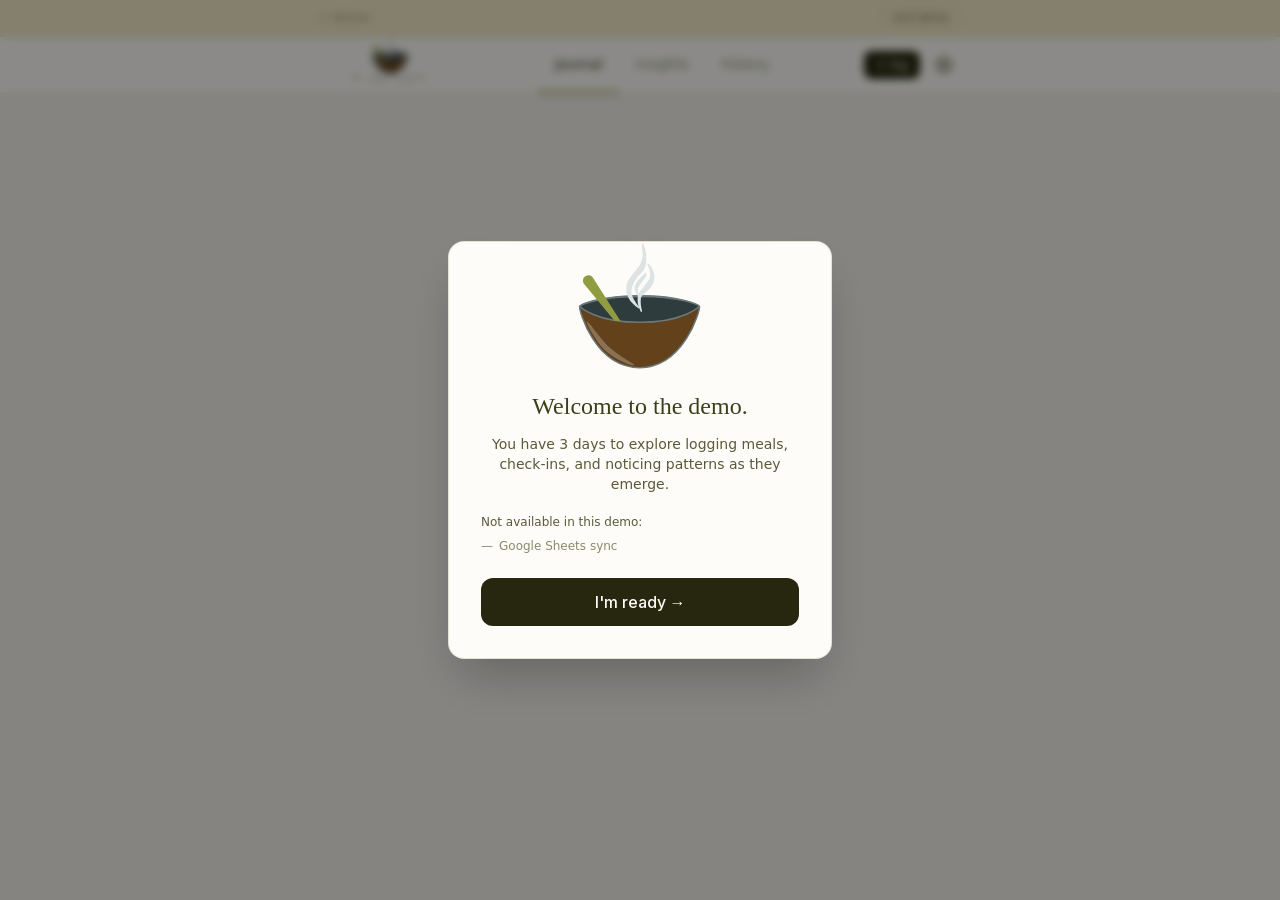
<file: journal/index.html>
<!DOCTYPE html><html lang="en" class="__variable_f367f3"><head><meta charSet="utf-8"/><meta name="viewport" content="width=device-width, initial-scale=1"/><link rel="preload" href="/_next/static/media/e4af272ccee01ff0-s.p.woff2" as="font" crossorigin="" type="font/woff2"/><link rel="stylesheet" href="/_next/static/css/3a38260b06e91486.css" data-precedence="next"/><link rel="preload" as="script" fetchPriority="low" href="/_next/static/chunks/webpack-536a02bfaea3b073.js"/><script src="/_next/static/chunks/fd9d1056-b6f716b34aaf6ca0.js" async=""></script><script src="/_next/static/chunks/117-81877726bcd27724.js" async=""></script><script src="/_next/static/chunks/main-app-d443a8162a0ba440.js" async=""></script><script src="/_next/static/chunks/890-050b3d669cbfbf7b.js" async=""></script><script src="/_next/static/chunks/648-f541ea3954b6f258.js" async=""></script><script src="/_next/static/chunks/154-6d3dc3b0590e267d.js" async=""></script><script src="/_next/static/chunks/848-af183792774a336f.js" async=""></script><script src="/_next/static/chunks/982-0aa68f8170678bd0.js" async=""></script><script src="/_next/static/chunks/699-8cffe4ca55ba6e04.js" async=""></script><script src="/_next/static/chunks/11-3340b7d402a8b12b.js" async=""></script><script src="/_next/static/chunks/app/journal/page-f2020a93dc7b53b1.js" async=""></script><script src="/_next/static/chunks/164f4fb6-d89272916454e223.js" async=""></script><script src="/_next/static/chunks/758-e54a7cedb0fabda7.js" async=""></script><script src="/_next/static/chunks/396-6f61d3a536bc661b.js" async=""></script><script src="/_next/static/chunks/app/layout-9da842c5bb558d25.js" async=""></script><link rel="preload" href="https://accounts.google.com/gsi/client" as="script"/><title>At the Table</title><meta name="description" content="The mindful food journal. What&#x27;s in the pot?"/><link rel="icon" href="/icon.svg?df5c14d7b596c966" type="image/svg+xml" sizes="any"/><meta name="next-size-adjust"/><script src="/_next/static/chunks/polyfills-42372ed130431b0a.js" noModule=""></script></head><body class="__className_f367f3 antialiased"><div class="min-h-screen bg-att-bg flex flex-col"><div class="bg-att-gold-lt border-b" style="border-color:var(--att-border)"><div class="max-w-2xl mx-auto px-4 h-9 flex items-center justify-between"><a href="https://demo.truefork.dev" class="font-sans text-[11px] text-att-text-lt hover:text-att-ink transition-colors">← demos</a><button class="font-sans text-[11px] rounded-full px-2.5 py-0.5 text-att-text-md hover:text-att-ink transition-colors" style="border:1px solid var(--att-border)">end demo</button></div></div><header class="sticky top-0 z-40 bg-att-surface border-b" style="border-color:var(--att-border)"><div class="max-w-2xl mx-auto px-4 h-16 sm:h-14 flex items-center justify-between relative"><a class="shrink-0 flex items-center gap-2.5 ml-4 sm:ml-0" href="/journal/"><div class="sm:hidden flex flex-col items-center" style="width:140px;height:50px"><svg viewBox="60 400 1700 1290" overflow="visible" fill="none" stroke-linecap="round" stroke-linejoin="round" class="cursor-pointer h-8 w-auto text-att-ink/60" aria-label="At the Table" role="img"><defs><clipPath id="utensil-clip-:R5ackq:"><rect x="-200" y="360" width="2200" height="540"></rect><path d="M96.26,833.726c-0.536,-0.54 -0.8,-0.82 -0.8,-0.82c-0,-0 4.106,0.892 5.1,-0.161c19.402,-20.543 241.561,-131.967 814.354,-131.967c588.747,0 783.934,125.081 790.137,131.967c0.096,0.107 0.144,0.161 0.144,0.161c-0,-0 -2.21,0.767 -2.261,0.82c-4.538,4.723 -209.585,216.274 -800.795,216.274c-580.513,0 -791.474,-201.78 -805.879,-216.274Z" fill="black" stroke="none"></path></clipPath></defs><path pathLength="1" vector-effect="non-scaling-stroke" stroke="var(--att-slate)" fill="var(--att-brown)" stroke-width="1.5" d="M1705.12,835.715c13.528,48.303 -206.787,822.994 -804.326,822.994c-599.014,0 -817.926,-774.179 -804.532,-822.256c0.225,-0.807 0.452,-1.613 0.68,-2.418c19.402,-20.475 243.044,-142.443 815.837,-142.443c588.747,-0 786.071,137.02 792.274,143.883c0.022,0.08 0.045,0.16 0.067,0.24Z" style="stroke-dasharray:1;stroke-dashoffset:1;fill-opacity:0"></path><path pathLength="1" vector-effect="non-scaling-stroke" stroke="none" fill="white" d="M189.089,1038.04c25.495,-10.791 188.512,237.441 301.521,341.516c133.213,122.683 343.602,226.96 339.866,241.187c-8.453,32.189 -296.076,-85.974 -422.238,-223.823c-117.599,-128.495 -232.135,-353.384 -219.149,-358.88Z" style="stroke-dasharray:1;stroke-dashoffset:1;fill-opacity:0"></path><path pathLength="1" vector-effect="non-scaling-stroke" stroke="var(--att-slate)" fill="var(--att-slate-dk)" stroke-width="1.5" d="M96.26,833.726c-0.536,-0.54 -0.8,-0.82 -0.8,-0.82c-0,-0 4.106,0.892 5.1,-0.161c19.402,-20.543 241.561,-131.967 814.354,-131.967c588.747,0 783.934,125.081 790.137,131.967c0.096,0.107 0.144,0.161 0.144,0.161c-0,-0 -2.21,0.767 -2.261,0.82c-4.538,4.723 -209.585,216.274 -800.795,216.274c-580.513,0 -791.474,-201.78 -805.879,-216.274Z" style="stroke-dasharray:1;stroke-dashoffset:1;fill-opacity:0"></path><path pathLength="1" vector-effect="non-scaling-stroke" stroke="var(--att-moss)" fill="var(--att-moss)" stroke-width="1.5" clip-path="url(#utensil-clip-:R5ackq:)" d="M781.964,1276.66c-205.954,-250.512 -413.475,-499.733 -619.429,-750.245c-2.677,-3.257 -4.612,-7.096 -6.36,-10.933c-1.702,-3.732 -3.01,-7.664 -3.939,-11.66c-0.914,-3.936 -1.429,-7.982 -1.566,-12.021c-0.137,-4.012 0.119,-8.056 0.747,-12.022c0.629,-3.966 1.635,-7.89 3.006,-11.665c1.379,-3.798 3.119,-7.487 5.206,-10.947c2.118,-3.513 4.577,-6.848 7.349,-9.872c0.012,-0.013 9.437,-8.438 9.445,-8.443c3.643,-2.12 7.096,-4.611 10.932,-6.36c3.733,-1.702 7.664,-3.009 11.66,-3.938c3.936,-0.915 7.982,-1.429 12.021,-1.567c4.013,-0.137 8.056,0.119 12.022,0.748c3.966,0.628 7.891,1.635 11.665,3.005c3.798,1.379 7.487,3.119 10.948,5.206c3.513,2.118 6.847,4.577 9.871,7.349c3.108,2.849 6.162,5.876 8.431,9.429c174.579,273.305 347.447,547.7 522.026,821.005l-4.035,2.931Z" style="stroke-dasharray:1;stroke-dashoffset:1;fill-opacity:0"></path><g transform="translate(-511, -954) scale(1.3635000000000002)"><path pathLength="1" vector-effect="non-scaling-stroke" stroke="var(--att-slate-lt)" fill="var(--att-slate-lt)" stroke-width="1.5" d="M1066.44,700.014c0,-0 6.498,95.026 6.865,95.92c0.368,0.894 -1.656,36.017 -6.865,54.274c-5.655,19.821 -14.254,45.442 -27.067,64.654c-25.06,37.576 -96.778,118.395 -116.796,163.482c-13.683,30.817 -10.418,76.149 -4.929,104.742c4.884,25.445 17.091,49.903 32.933,70.405c17.926,23.199 74.624,68.79 74.624,68.79c1.191,5.368 -65.742,-80.419 -74.624,-127.411c-4.785,-25.312 -3.04,-51.605 4.565,-75.552c9.186,-28.924 27.337,-68.534 50.551,-97.993c26.631,-33.795 58.527,-48.204 78.348,-100.916c14.831,-39.441 10.896,-110.132 5.787,-143.972c-4.273,-28.308 -23.392,-76.423 -23.392,-76.423Z" style="stroke-dasharray:1;stroke-dashoffset:1;fill-opacity:0"></path><path pathLength="1" vector-effect="non-scaling-stroke" stroke="var(--att-slate-lt)" fill="var(--att-slate-lt)" stroke-width="1.5" d="M996.418,1110.58c-8.131,27.662 18.878,86.547 18.878,86.547c0,-0 -5.637,-55.423 2.66,-74.23c12.714,-28.816 59.564,-84.181 72.804,-106.553c4.403,-7.44 3.804,-25.806 3.804,-25.806c-2.136,-2.96 -87.429,83.582 -98.146,120.042Z" style="stroke-dasharray:1;stroke-dashoffset:1;fill-opacity:0"></path><path pathLength="1" vector-effect="non-scaling-stroke" stroke="var(--att-slate-lt)" fill="var(--att-slate-lt)" stroke-width="1.5" d="M1119.11,896.732c-0,-0 19.844,38.605 23.474,59.667c3.912,22.706 7.053,52.037 -0,76.564c-14.59,50.731 -92.269,116.669 -111.631,158.509c-13.387,28.928 -7.327,65.473 -4.541,92.532c2.492,24.202 26.373,74.771 26.373,74.771c-0,-0 -10.991,-47.764 -12.471,-65.546c-2.078,-24.972 -5.688,-67.548 12.471,-88.986c27.216,-32.132 82.698,-67.271 101.767,-105.845c19.069,-38.573 23.771,-92.936 12.648,-125.597c-12.648,-37.141 -48.09,-76.069 -48.09,-76.069Z" style="stroke-dasharray:1;stroke-dashoffset:1;fill-opacity:0"></path></g></svg><svg width="140" height="20" viewBox="0 0 140 20" overflow="visible" class="pointer-events-none -mt-1" aria-hidden="true"><defs><path id="wordmark-arc" d="M 5,2 A 160,160 0 0,0 135,2"></path></defs><text font-size="9.5" letter-spacing="3" style="font-family:var(--font-serif, Georgia, serif);fill:var(--att-ink);fill-opacity:0.6"><textPath href="#wordmark-arc" startOffset="50%" text-anchor="middle">at the table</textPath></text></svg></div><div class="hidden sm:flex flex-col items-center" style="width:140px;height:38px"><svg viewBox="60 400 1700 1290" overflow="visible" fill="none" stroke-linecap="round" stroke-linejoin="round" class="cursor-pointer h-7 w-auto text-att-ink/60" aria-label="At the Table" role="img"><defs><clipPath id="utensil-clip-:R6ackq:"><rect x="-200" y="360" width="2200" height="540"></rect><path d="M96.26,833.726c-0.536,-0.54 -0.8,-0.82 -0.8,-0.82c-0,-0 4.106,0.892 5.1,-0.161c19.402,-20.543 241.561,-131.967 814.354,-131.967c588.747,0 783.934,125.081 790.137,131.967c0.096,0.107 0.144,0.161 0.144,0.161c-0,-0 -2.21,0.767 -2.261,0.82c-4.538,4.723 -209.585,216.274 -800.795,216.274c-580.513,0 -791.474,-201.78 -805.879,-216.274Z" fill="black" stroke="none"></path></clipPath></defs><path pathLength="1" vector-effect="non-scaling-stroke" stroke="var(--att-slate)" fill="var(--att-brown)" stroke-width="1.5" d="M1705.12,835.715c13.528,48.303 -206.787,822.994 -804.326,822.994c-599.014,0 -817.926,-774.179 -804.532,-822.256c0.225,-0.807 0.452,-1.613 0.68,-2.418c19.402,-20.475 243.044,-142.443 815.837,-142.443c588.747,-0 786.071,137.02 792.274,143.883c0.022,0.08 0.045,0.16 0.067,0.24Z" style="stroke-dasharray:1;stroke-dashoffset:1;fill-opacity:0"></path><path pathLength="1" vector-effect="non-scaling-stroke" stroke="none" fill="white" d="M189.089,1038.04c25.495,-10.791 188.512,237.441 301.521,341.516c133.213,122.683 343.602,226.96 339.866,241.187c-8.453,32.189 -296.076,-85.974 -422.238,-223.823c-117.599,-128.495 -232.135,-353.384 -219.149,-358.88Z" style="stroke-dasharray:1;stroke-dashoffset:1;fill-opacity:0"></path><path pathLength="1" vector-effect="non-scaling-stroke" stroke="var(--att-slate)" fill="var(--att-slate-dk)" stroke-width="1.5" d="M96.26,833.726c-0.536,-0.54 -0.8,-0.82 -0.8,-0.82c-0,-0 4.106,0.892 5.1,-0.161c19.402,-20.543 241.561,-131.967 814.354,-131.967c588.747,0 783.934,125.081 790.137,131.967c0.096,0.107 0.144,0.161 0.144,0.161c-0,-0 -2.21,0.767 -2.261,0.82c-4.538,4.723 -209.585,216.274 -800.795,216.274c-580.513,0 -791.474,-201.78 -805.879,-216.274Z" style="stroke-dasharray:1;stroke-dashoffset:1;fill-opacity:0"></path><path pathLength="1" vector-effect="non-scaling-stroke" stroke="var(--att-moss)" fill="var(--att-moss)" stroke-width="1.5" clip-path="url(#utensil-clip-:R6ackq:)" d="M781.964,1276.66c-205.954,-250.512 -413.475,-499.733 -619.429,-750.245c-2.677,-3.257 -4.612,-7.096 -6.36,-10.933c-1.702,-3.732 -3.01,-7.664 -3.939,-11.66c-0.914,-3.936 -1.429,-7.982 -1.566,-12.021c-0.137,-4.012 0.119,-8.056 0.747,-12.022c0.629,-3.966 1.635,-7.89 3.006,-11.665c1.379,-3.798 3.119,-7.487 5.206,-10.947c2.118,-3.513 4.577,-6.848 7.349,-9.872c0.012,-0.013 9.437,-8.438 9.445,-8.443c3.643,-2.12 7.096,-4.611 10.932,-6.36c3.733,-1.702 7.664,-3.009 11.66,-3.938c3.936,-0.915 7.982,-1.429 12.021,-1.567c4.013,-0.137 8.056,0.119 12.022,0.748c3.966,0.628 7.891,1.635 11.665,3.005c3.798,1.379 7.487,3.119 10.948,5.206c3.513,2.118 6.847,4.577 9.871,7.349c3.108,2.849 6.162,5.876 8.431,9.429c174.579,273.305 347.447,547.7 522.026,821.005l-4.035,2.931Z" style="stroke-dasharray:1;stroke-dashoffset:1;fill-opacity:0"></path><g transform="translate(-511, -954) scale(1.3635000000000002)"><path pathLength="1" vector-effect="non-scaling-stroke" stroke="var(--att-slate-lt)" fill="var(--att-slate-lt)" stroke-width="1.5" d="M1066.44,700.014c0,-0 6.498,95.026 6.865,95.92c0.368,0.894 -1.656,36.017 -6.865,54.274c-5.655,19.821 -14.254,45.442 -27.067,64.654c-25.06,37.576 -96.778,118.395 -116.796,163.482c-13.683,30.817 -10.418,76.149 -4.929,104.742c4.884,25.445 17.091,49.903 32.933,70.405c17.926,23.199 74.624,68.79 74.624,68.79c1.191,5.368 -65.742,-80.419 -74.624,-127.411c-4.785,-25.312 -3.04,-51.605 4.565,-75.552c9.186,-28.924 27.337,-68.534 50.551,-97.993c26.631,-33.795 58.527,-48.204 78.348,-100.916c14.831,-39.441 10.896,-110.132 5.787,-143.972c-4.273,-28.308 -23.392,-76.423 -23.392,-76.423Z" style="stroke-dasharray:1;stroke-dashoffset:1;fill-opacity:0"></path><path pathLength="1" vector-effect="non-scaling-stroke" stroke="var(--att-slate-lt)" fill="var(--att-slate-lt)" stroke-width="1.5" d="M996.418,1110.58c-8.131,27.662 18.878,86.547 18.878,86.547c0,-0 -5.637,-55.423 2.66,-74.23c12.714,-28.816 59.564,-84.181 72.804,-106.553c4.403,-7.44 3.804,-25.806 3.804,-25.806c-2.136,-2.96 -87.429,83.582 -98.146,120.042Z" style="stroke-dasharray:1;stroke-dashoffset:1;fill-opacity:0"></path><path pathLength="1" vector-effect="non-scaling-stroke" stroke="var(--att-slate-lt)" fill="var(--att-slate-lt)" stroke-width="1.5" d="M1119.11,896.732c-0,-0 19.844,38.605 23.474,59.667c3.912,22.706 7.053,52.037 -0,76.564c-14.59,50.731 -92.269,116.669 -111.631,158.509c-13.387,28.928 -7.327,65.473 -4.541,92.532c2.492,24.202 26.373,74.771 26.373,74.771c-0,-0 -10.991,-47.764 -12.471,-65.546c-2.078,-24.972 -5.688,-67.548 12.471,-88.986c27.216,-32.132 82.698,-67.271 101.767,-105.845c19.069,-38.573 23.771,-92.936 12.648,-125.597c-12.648,-37.141 -48.09,-76.069 -48.09,-76.069Z" style="stroke-dasharray:1;stroke-dashoffset:1;fill-opacity:0"></path></g></svg><svg width="140" height="14" viewBox="0 0 140 14" overflow="visible" class="pointer-events-none -mt-1" aria-hidden="true"><defs><path id="wordmark-arc-desktop" d="M 5,2 A 210,210 0 0,0 135,2"></path></defs><text font-size="9.5" letter-spacing="3" style="font-family:var(--font-serif, Georgia, serif);fill:var(--att-ink);fill-opacity:0.6"><textPath href="#wordmark-arc-desktop" startOffset="50%" text-anchor="middle">at the table</textPath></text></svg></div></a><nav class="hidden sm:flex"><a class="font-sans text-sm px-4 h-14 inline-flex items-center border-b-2 transition-colors text-att-ink font-medium border-att-moss" href="/journal/">journal</a><a class="font-sans text-sm px-4 h-14 inline-flex items-center border-b-2 transition-colors text-att-text-lt hover:text-att-ink border-transparent" href="/insights/">insights</a><a class="font-sans text-sm px-4 h-14 inline-flex items-center border-b-2 transition-colors text-att-text-lt hover:text-att-ink border-transparent" href="/history/">history</a></nav><div class="flex items-center gap-2"><a class="font-sans text-sm sm:text-xs bg-att-ink text-att-bg px-4 py-2 sm:px-3 sm:py-1.5 rounded-lg hover:bg-att-olive-dk transition-colors" href="/entry/">+ log</a><a class="text-att-text-md hover:text-att-ink transition-colors p-2 sm:p-1.5" aria-label="Settings" href="/settings/"><svg class="w-6 h-6 sm:w-5 sm:h-5" fill="none" stroke="currentColor" stroke-width="1.75" viewBox="0 0 24 24" aria-hidden="true"><path stroke-linecap="round" stroke-linejoin="round" d="M9.594 3.94c.09-.542.56-.94 1.11-.94h2.593c.55 0 1.02.398 1.11.94l.213 1.281c.063.374.313.686.645.87.074.04.147.083.22.127.325.196.72.257 1.075.124l1.217-.456a1.125 1.125 0 0 1 1.37.49l1.296 2.247a1.125 1.125 0 0 1-.26 1.431l-1.003.827c-.293.241-.438.613-.43.992a7.723 7.723 0 0 1 0 .255c-.008.378.137.75.43.991l1.004.827c.424.35.534.955.26 1.43l-1.298 2.247a1.125 1.125 0 0 1-1.369.491l-1.217-.456c-.355-.133-.75-.072-1.076.124a6.47 6.47 0 0 1-.22.128c-.331.183-.581.495-.644.869l-.213 1.281c-.09.543-.56.94-1.11.94h-2.594c-.55 0-1.019-.398-1.11-.94l-.213-1.281c-.062-.374-.312-.686-.644-.87a6.52 6.52 0 0 1-.22-.127c-.325-.196-.72-.257-1.076-.124l-1.217.456a1.125 1.125 0 0 1-1.369-.49l-1.297-2.247a1.125 1.125 0 0 1 .26-1.431l1.004-.827c.292-.24.437-.613.43-.991a6.932 6.932 0 0 1 0-.255c.007-.38-.138-.751-.43-.992l-1.004-.827a1.125 1.125 0 0 1-.26-1.43l1.297-2.247a1.125 1.125 0 0 1 1.37-.491l1.216.456c.356.133.751.072 1.076-.124.072-.044.146-.086.22-.128.332-.183.582-.495.644-.869l.214-1.28Z"></path><path stroke-linecap="round" stroke-linejoin="round" d="M15 12a3 3 0 1 1-6 0 3 3 0 0 1 6 0Z"></path></svg></a></div></div></header><main class="flex-1 max-w-2xl mx-auto w-full px-4 py-6 pb-28 sm:pb-6"><div class="flex flex-col items-center justify-center min-h-[50vh] text-center gap-4 px-4"><p class="text-3xl">🍽️</p><h1 class="font-serif text-2xl tracking-tight text-att-ink">Nothing here yet</h1><p class="font-sans text-sm text-att-text-md max-w-xs">Your meals will appear here once you start logging.</p><div class="flex flex-col items-center gap-2 mt-2"><a class="btn-primary" href="/entry/">Log your first meal</a></div></div></main><nav class="sm:hidden fixed bottom-0 left-0 right-0 z-40 bg-att-surface flex justify-evenly px-4 pt-2" style="border-top:0.5px solid var(--att-border);padding-bottom:calc(env(safe-area-inset-bottom) + 8px)"><a class="flex items-center justify-center py-3 px-7 rounded-2xl transition-colors bg-att-olive-lt text-att-olive-dk font-medium" style="border:1px solid var(--att-border)" href="/journal/"><span class="font-sans text-sm">journal</span></a><a class="flex items-center justify-center py-3 px-7 rounded-2xl transition-colors text-att-text-lt" href="/insights/"><span class="font-sans text-sm">insights</span></a><a class="flex items-center justify-center py-3 px-7 rounded-2xl transition-colors text-att-text-lt" href="/history/"><span class="font-sans text-sm">history</span></a></nav></div><script src="/_next/static/chunks/webpack-536a02bfaea3b073.js" async=""></script><script>(self.__next_f=self.__next_f||[]).push([0]);self.__next_f.push([2,null])</script><script>self.__next_f.push([1,"1:HL[\"/_next/static/media/e4af272ccee01ff0-s.p.woff2\",\"font\",{\"crossOrigin\":\"\",\"type\":\"font/woff2\"}]\n2:HL[\"/_next/static/css/3a38260b06e91486.css\",\"style\"]\n"])</script><script>self.__next_f.push([1,"3:I[2846,[],\"\"]\n5:I[9107,[],\"ClientPageRoot\"]\n6:I[7795,[\"890\",\"static/chunks/890-050b3d669cbfbf7b.js\",\"648\",\"static/chunks/648-f541ea3954b6f258.js\",\"154\",\"static/chunks/154-6d3dc3b0590e267d.js\",\"848\",\"static/chunks/848-af183792774a336f.js\",\"982\",\"static/chunks/982-0aa68f8170678bd0.js\",\"699\",\"static/chunks/699-8cffe4ca55ba6e04.js\",\"11\",\"static/chunks/11-3340b7d402a8b12b.js\",\"961\",\"static/chunks/app/journal/page-f2020a93dc7b53b1.js\"],\"default\",1]\n7:I[4707,[],\"\"]\n8:I[6423,[],\"\"]\n9:I[2221,[\"505\",\"static/chunks/164f4fb6-d89272916454e223.js\",\"890\",\"static/chunks/890-050b3d669cbfbf7b.js\",\"648\",\"static/chunks/648-f541ea3954b6f258.js\",\"758\",\"static/chunks/758-e54a7cedb0fabda7.js\",\"396\",\"static/chunks/396-6f61d3a536bc661b.js\",\"154\",\"static/chunks/154-6d3dc3b0590e267d.js\",\"848\",\"static/chunks/848-af183792774a336f.js\",\"185\",\"static/chunks/app/layout-9da842c5bb558d25.js\"],\"default\",1]\nc:I[1060,[],\"\"]\na:{}\nd:[]\n"])</script><script>self.__next_f.push([1,"0:[\"$\",\"$L3\",null,{\"buildId\":\"08twkF8TpwKfHkFWEELfO\",\"assetPrefix\":\"\",\"urlParts\":[\"\",\"journal\",\"\"],\"initialTree\":[\"\",{\"children\":[\"journal\",{\"children\":[\"__PAGE__\",{}]}]},\"$undefined\",\"$undefined\",true],\"initialSeedData\":[\"\",{\"children\":[\"journal\",{\"children\":[\"__PAGE__\",{},[[\"$L4\",[\"$\",\"$L5\",null,{\"props\":{\"params\":{},\"searchParams\":{}},\"Component\":\"$6\"}],null],null],null]},[null,[\"$\",\"$L7\",null,{\"parallelRouterKey\":\"children\",\"segmentPath\":[\"children\",\"journal\",\"children\"],\"error\":\"$undefined\",\"errorStyles\":\"$undefined\",\"errorScripts\":\"$undefined\",\"template\":[\"$\",\"$L8\",null,{}],\"templateStyles\":\"$undefined\",\"templateScripts\":\"$undefined\",\"notFound\":\"$undefined\",\"notFoundStyles\":\"$undefined\"}]],null]},[[[[\"$\",\"link\",\"0\",{\"rel\":\"stylesheet\",\"href\":\"/_next/static/css/3a38260b06e91486.css\",\"precedence\":\"next\",\"crossOrigin\":\"$undefined\"}]],[\"$\",\"$L9\",null,{\"children\":[\"$\",\"$L7\",null,{\"parallelRouterKey\":\"children\",\"segmentPath\":[\"children\"],\"error\":\"$undefined\",\"errorStyles\":\"$undefined\",\"errorScripts\":\"$undefined\",\"template\":[\"$\",\"$L8\",null,{}],\"templateStyles\":\"$undefined\",\"templateScripts\":\"$undefined\",\"notFound\":[[\"$\",\"title\",null,{\"children\":\"404: This page could not be found.\"}],[\"$\",\"div\",null,{\"style\":{\"fontFamily\":\"system-ui,\\\"Segoe UI\\\",Roboto,Helvetica,Arial,sans-serif,\\\"Apple Color Emoji\\\",\\\"Segoe UI Emoji\\\"\",\"height\":\"100vh\",\"textAlign\":\"center\",\"display\":\"flex\",\"flexDirection\":\"column\",\"alignItems\":\"center\",\"justifyContent\":\"center\"},\"children\":[\"$\",\"div\",null,{\"children\":[[\"$\",\"style\",null,{\"dangerouslySetInnerHTML\":{\"__html\":\"body{color:#000;background:#fff;margin:0}.next-error-h1{border-right:1px solid rgba(0,0,0,.3)}@media (prefers-color-scheme:dark){body{color:#fff;background:#000}.next-error-h1{border-right:1px solid rgba(255,255,255,.3)}}\"}}],[\"$\",\"h1\",null,{\"className\":\"next-error-h1\",\"style\":{\"display\":\"inline-block\",\"margin\":\"0 20px 0 0\",\"padding\":\"0 23px 0 0\",\"fontSize\":24,\"fontWeight\":500,\"verticalAlign\":\"top\",\"lineHeight\":\"49px\"},\"children\":\"404\"}],[\"$\",\"div\",null,{\"style\":{\"display\":\"inline-block\"},\"children\":[\"$\",\"h2\",null,{\"style\":{\"fontSize\":14,\"fontWeight\":400,\"lineHeight\":\"49px\",\"margin\":0},\"children\":\"This page could not be found.\"}]}]]}]}]],\"notFoundStyles\":[]}],\"params\":\"$a\"}]],null],null],\"couldBeIntercepted\":false,\"initialHead\":[null,\"$Lb\"],\"globalErrorComponent\":\"$c\",\"missingSlots\":\"$Wd\"}]\n"])</script><script>self.__next_f.push([1,"b:[[\"$\",\"meta\",\"0\",{\"name\":\"viewport\",\"content\":\"width=device-width, initial-scale=1\"}],[\"$\",\"meta\",\"1\",{\"charSet\":\"utf-8\"}],[\"$\",\"link\",\"2\",{\"rel\":\"icon\",\"href\":\"/icon.svg?df5c14d7b596c966\",\"type\":\"image/svg+xml\",\"sizes\":\"any\"}],[\"$\",\"meta\",\"3\",{\"name\":\"next-size-adjust\"}]]\n4:null\n"])</script></body></html>
</file>
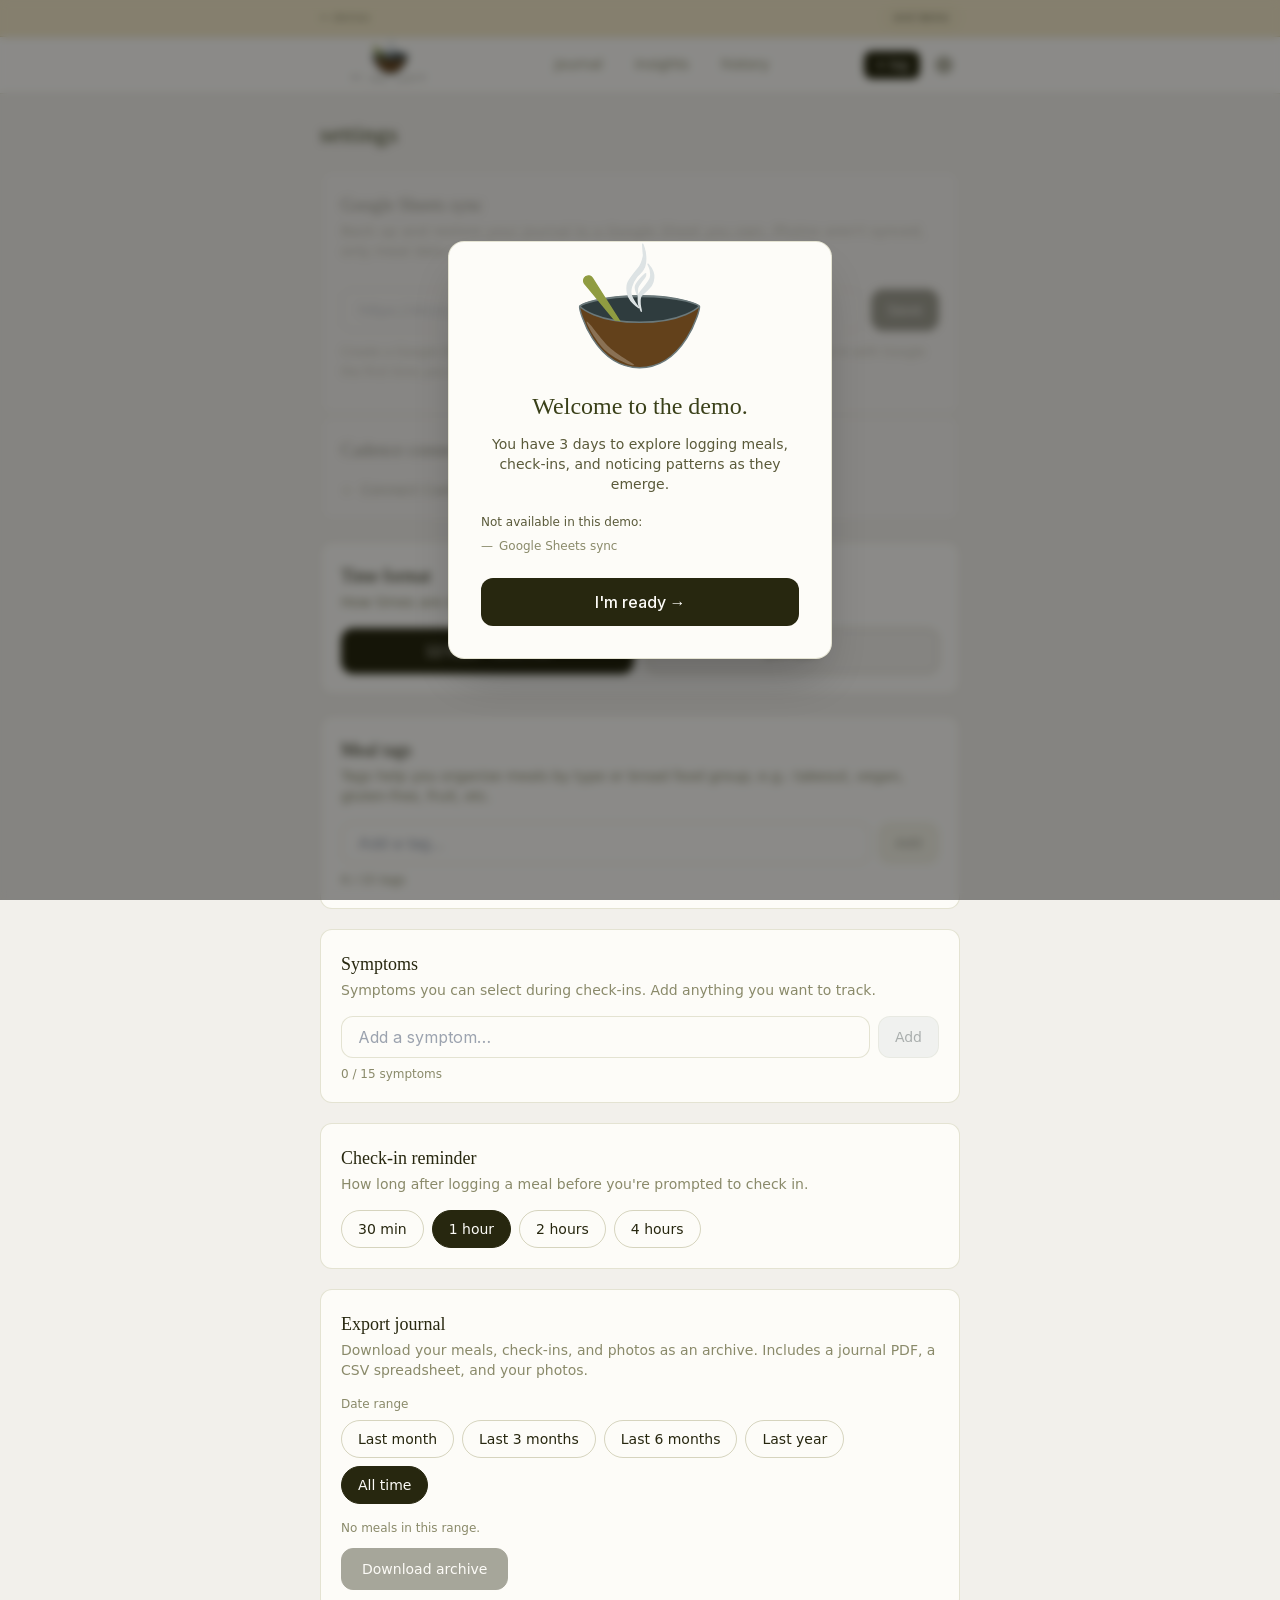
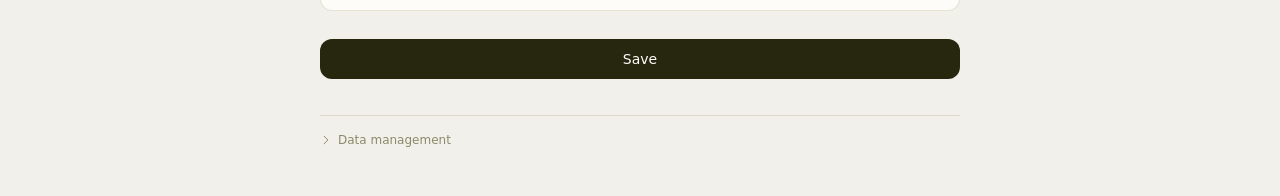
<file: settings/index.html>
<!DOCTYPE html><html lang="en" class="__variable_f367f3"><head><meta charSet="utf-8"/><meta name="viewport" content="width=device-width, initial-scale=1"/><link rel="preload" href="/_next/static/media/e4af272ccee01ff0-s.p.woff2" as="font" crossorigin="" type="font/woff2"/><link rel="stylesheet" href="/_next/static/css/3a38260b06e91486.css" data-precedence="next"/><link rel="preload" as="script" fetchPriority="low" href="/_next/static/chunks/webpack-536a02bfaea3b073.js"/><script src="/_next/static/chunks/fd9d1056-b6f716b34aaf6ca0.js" async=""></script><script src="/_next/static/chunks/117-81877726bcd27724.js" async=""></script><script src="/_next/static/chunks/main-app-d443a8162a0ba440.js" async=""></script><script src="/_next/static/chunks/164f4fb6-d89272916454e223.js" async=""></script><script src="/_next/static/chunks/890-050b3d669cbfbf7b.js" async=""></script><script src="/_next/static/chunks/758-e54a7cedb0fabda7.js" async=""></script><script src="/_next/static/chunks/154-6d3dc3b0590e267d.js" async=""></script><script src="/_next/static/chunks/848-af183792774a336f.js" async=""></script><script src="/_next/static/chunks/699-8cffe4ca55ba6e04.js" async=""></script><script src="/_next/static/chunks/app/settings/page-6ecedb2ad629fff9.js" async=""></script><script src="/_next/static/chunks/648-f541ea3954b6f258.js" async=""></script><script src="/_next/static/chunks/396-6f61d3a536bc661b.js" async=""></script><script src="/_next/static/chunks/app/layout-9da842c5bb558d25.js" async=""></script><link rel="preload" href="https://accounts.google.com/gsi/client" as="script"/><title>At the Table</title><meta name="description" content="The mindful food journal. What&#x27;s in the pot?"/><link rel="icon" href="/icon.svg?df5c14d7b596c966" type="image/svg+xml" sizes="any"/><meta name="next-size-adjust"/><script src="/_next/static/chunks/polyfills-42372ed130431b0a.js" noModule=""></script></head><body class="__className_f367f3 antialiased"><div class="min-h-screen bg-att-bg flex flex-col"><div class="bg-att-gold-lt border-b" style="border-color:var(--att-border)"><div class="max-w-2xl mx-auto px-4 h-9 flex items-center justify-between"><a href="https://demo.truefork.dev" class="font-sans text-[11px] text-att-text-lt hover:text-att-ink transition-colors">← demos</a><button class="font-sans text-[11px] rounded-full px-2.5 py-0.5 text-att-text-md hover:text-att-ink transition-colors" style="border:1px solid var(--att-border)">end demo</button></div></div><header class="sticky top-0 z-40 bg-att-surface border-b" style="border-color:var(--att-border)"><div class="max-w-2xl mx-auto px-4 h-16 sm:h-14 flex items-center justify-between relative"><a class="shrink-0 flex items-center gap-2.5 ml-4 sm:ml-0" href="/journal/"><div class="sm:hidden flex flex-col items-center" style="width:140px;height:50px"><svg viewBox="60 400 1700 1290" overflow="visible" fill="none" stroke-linecap="round" stroke-linejoin="round" class="cursor-pointer h-8 w-auto text-att-ink/60" aria-label="At the Table" role="img"><defs><clipPath id="utensil-clip-:R5ackq:"><rect x="-200" y="360" width="2200" height="540"></rect><path d="M96.26,833.726c-0.536,-0.54 -0.8,-0.82 -0.8,-0.82c-0,-0 4.106,0.892 5.1,-0.161c19.402,-20.543 241.561,-131.967 814.354,-131.967c588.747,0 783.934,125.081 790.137,131.967c0.096,0.107 0.144,0.161 0.144,0.161c-0,-0 -2.21,0.767 -2.261,0.82c-4.538,4.723 -209.585,216.274 -800.795,216.274c-580.513,0 -791.474,-201.78 -805.879,-216.274Z" fill="black" stroke="none"></path></clipPath></defs><path pathLength="1" vector-effect="non-scaling-stroke" stroke="var(--att-slate)" fill="var(--att-brown)" stroke-width="1.5" d="M1705.12,835.715c13.528,48.303 -206.787,822.994 -804.326,822.994c-599.014,0 -817.926,-774.179 -804.532,-822.256c0.225,-0.807 0.452,-1.613 0.68,-2.418c19.402,-20.475 243.044,-142.443 815.837,-142.443c588.747,-0 786.071,137.02 792.274,143.883c0.022,0.08 0.045,0.16 0.067,0.24Z" style="stroke-dasharray:1;stroke-dashoffset:1;fill-opacity:0"></path><path pathLength="1" vector-effect="non-scaling-stroke" stroke="none" fill="white" d="M189.089,1038.04c25.495,-10.791 188.512,237.441 301.521,341.516c133.213,122.683 343.602,226.96 339.866,241.187c-8.453,32.189 -296.076,-85.974 -422.238,-223.823c-117.599,-128.495 -232.135,-353.384 -219.149,-358.88Z" style="stroke-dasharray:1;stroke-dashoffset:1;fill-opacity:0"></path><path pathLength="1" vector-effect="non-scaling-stroke" stroke="var(--att-slate)" fill="var(--att-slate-dk)" stroke-width="1.5" d="M96.26,833.726c-0.536,-0.54 -0.8,-0.82 -0.8,-0.82c-0,-0 4.106,0.892 5.1,-0.161c19.402,-20.543 241.561,-131.967 814.354,-131.967c588.747,0 783.934,125.081 790.137,131.967c0.096,0.107 0.144,0.161 0.144,0.161c-0,-0 -2.21,0.767 -2.261,0.82c-4.538,4.723 -209.585,216.274 -800.795,216.274c-580.513,0 -791.474,-201.78 -805.879,-216.274Z" style="stroke-dasharray:1;stroke-dashoffset:1;fill-opacity:0"></path><path pathLength="1" vector-effect="non-scaling-stroke" stroke="var(--att-moss)" fill="var(--att-moss)" stroke-width="1.5" clip-path="url(#utensil-clip-:R5ackq:)" d="M781.964,1276.66c-205.954,-250.512 -413.475,-499.733 -619.429,-750.245c-2.677,-3.257 -4.612,-7.096 -6.36,-10.933c-1.702,-3.732 -3.01,-7.664 -3.939,-11.66c-0.914,-3.936 -1.429,-7.982 -1.566,-12.021c-0.137,-4.012 0.119,-8.056 0.747,-12.022c0.629,-3.966 1.635,-7.89 3.006,-11.665c1.379,-3.798 3.119,-7.487 5.206,-10.947c2.118,-3.513 4.577,-6.848 7.349,-9.872c0.012,-0.013 9.437,-8.438 9.445,-8.443c3.643,-2.12 7.096,-4.611 10.932,-6.36c3.733,-1.702 7.664,-3.009 11.66,-3.938c3.936,-0.915 7.982,-1.429 12.021,-1.567c4.013,-0.137 8.056,0.119 12.022,0.748c3.966,0.628 7.891,1.635 11.665,3.005c3.798,1.379 7.487,3.119 10.948,5.206c3.513,2.118 6.847,4.577 9.871,7.349c3.108,2.849 6.162,5.876 8.431,9.429c174.579,273.305 347.447,547.7 522.026,821.005l-4.035,2.931Z" style="stroke-dasharray:1;stroke-dashoffset:1;fill-opacity:0"></path><g transform="translate(-511, -954) scale(1.3635000000000002)"><path pathLength="1" vector-effect="non-scaling-stroke" stroke="var(--att-slate-lt)" fill="var(--att-slate-lt)" stroke-width="1.5" d="M1066.44,700.014c0,-0 6.498,95.026 6.865,95.92c0.368,0.894 -1.656,36.017 -6.865,54.274c-5.655,19.821 -14.254,45.442 -27.067,64.654c-25.06,37.576 -96.778,118.395 -116.796,163.482c-13.683,30.817 -10.418,76.149 -4.929,104.742c4.884,25.445 17.091,49.903 32.933,70.405c17.926,23.199 74.624,68.79 74.624,68.79c1.191,5.368 -65.742,-80.419 -74.624,-127.411c-4.785,-25.312 -3.04,-51.605 4.565,-75.552c9.186,-28.924 27.337,-68.534 50.551,-97.993c26.631,-33.795 58.527,-48.204 78.348,-100.916c14.831,-39.441 10.896,-110.132 5.787,-143.972c-4.273,-28.308 -23.392,-76.423 -23.392,-76.423Z" style="stroke-dasharray:1;stroke-dashoffset:1;fill-opacity:0"></path><path pathLength="1" vector-effect="non-scaling-stroke" stroke="var(--att-slate-lt)" fill="var(--att-slate-lt)" stroke-width="1.5" d="M996.418,1110.58c-8.131,27.662 18.878,86.547 18.878,86.547c0,-0 -5.637,-55.423 2.66,-74.23c12.714,-28.816 59.564,-84.181 72.804,-106.553c4.403,-7.44 3.804,-25.806 3.804,-25.806c-2.136,-2.96 -87.429,83.582 -98.146,120.042Z" style="stroke-dasharray:1;stroke-dashoffset:1;fill-opacity:0"></path><path pathLength="1" vector-effect="non-scaling-stroke" stroke="var(--att-slate-lt)" fill="var(--att-slate-lt)" stroke-width="1.5" d="M1119.11,896.732c-0,-0 19.844,38.605 23.474,59.667c3.912,22.706 7.053,52.037 -0,76.564c-14.59,50.731 -92.269,116.669 -111.631,158.509c-13.387,28.928 -7.327,65.473 -4.541,92.532c2.492,24.202 26.373,74.771 26.373,74.771c-0,-0 -10.991,-47.764 -12.471,-65.546c-2.078,-24.972 -5.688,-67.548 12.471,-88.986c27.216,-32.132 82.698,-67.271 101.767,-105.845c19.069,-38.573 23.771,-92.936 12.648,-125.597c-12.648,-37.141 -48.09,-76.069 -48.09,-76.069Z" style="stroke-dasharray:1;stroke-dashoffset:1;fill-opacity:0"></path></g></svg><svg width="140" height="20" viewBox="0 0 140 20" overflow="visible" class="pointer-events-none -mt-1" aria-hidden="true"><defs><path id="wordmark-arc" d="M 5,2 A 160,160 0 0,0 135,2"></path></defs><text font-size="9.5" letter-spacing="3" style="font-family:var(--font-serif, Georgia, serif);fill:var(--att-ink);fill-opacity:0.6"><textPath href="#wordmark-arc" startOffset="50%" text-anchor="middle">at the table</textPath></text></svg></div><div class="hidden sm:flex flex-col items-center" style="width:140px;height:38px"><svg viewBox="60 400 1700 1290" overflow="visible" fill="none" stroke-linecap="round" stroke-linejoin="round" class="cursor-pointer h-7 w-auto text-att-ink/60" aria-label="At the Table" role="img"><defs><clipPath id="utensil-clip-:R6ackq:"><rect x="-200" y="360" width="2200" height="540"></rect><path d="M96.26,833.726c-0.536,-0.54 -0.8,-0.82 -0.8,-0.82c-0,-0 4.106,0.892 5.1,-0.161c19.402,-20.543 241.561,-131.967 814.354,-131.967c588.747,0 783.934,125.081 790.137,131.967c0.096,0.107 0.144,0.161 0.144,0.161c-0,-0 -2.21,0.767 -2.261,0.82c-4.538,4.723 -209.585,216.274 -800.795,216.274c-580.513,0 -791.474,-201.78 -805.879,-216.274Z" fill="black" stroke="none"></path></clipPath></defs><path pathLength="1" vector-effect="non-scaling-stroke" stroke="var(--att-slate)" fill="var(--att-brown)" stroke-width="1.5" d="M1705.12,835.715c13.528,48.303 -206.787,822.994 -804.326,822.994c-599.014,0 -817.926,-774.179 -804.532,-822.256c0.225,-0.807 0.452,-1.613 0.68,-2.418c19.402,-20.475 243.044,-142.443 815.837,-142.443c588.747,-0 786.071,137.02 792.274,143.883c0.022,0.08 0.045,0.16 0.067,0.24Z" style="stroke-dasharray:1;stroke-dashoffset:1;fill-opacity:0"></path><path pathLength="1" vector-effect="non-scaling-stroke" stroke="none" fill="white" d="M189.089,1038.04c25.495,-10.791 188.512,237.441 301.521,341.516c133.213,122.683 343.602,226.96 339.866,241.187c-8.453,32.189 -296.076,-85.974 -422.238,-223.823c-117.599,-128.495 -232.135,-353.384 -219.149,-358.88Z" style="stroke-dasharray:1;stroke-dashoffset:1;fill-opacity:0"></path><path pathLength="1" vector-effect="non-scaling-stroke" stroke="var(--att-slate)" fill="var(--att-slate-dk)" stroke-width="1.5" d="M96.26,833.726c-0.536,-0.54 -0.8,-0.82 -0.8,-0.82c-0,-0 4.106,0.892 5.1,-0.161c19.402,-20.543 241.561,-131.967 814.354,-131.967c588.747,0 783.934,125.081 790.137,131.967c0.096,0.107 0.144,0.161 0.144,0.161c-0,-0 -2.21,0.767 -2.261,0.82c-4.538,4.723 -209.585,216.274 -800.795,216.274c-580.513,0 -791.474,-201.78 -805.879,-216.274Z" style="stroke-dasharray:1;stroke-dashoffset:1;fill-opacity:0"></path><path pathLength="1" vector-effect="non-scaling-stroke" stroke="var(--att-moss)" fill="var(--att-moss)" stroke-width="1.5" clip-path="url(#utensil-clip-:R6ackq:)" d="M781.964,1276.66c-205.954,-250.512 -413.475,-499.733 -619.429,-750.245c-2.677,-3.257 -4.612,-7.096 -6.36,-10.933c-1.702,-3.732 -3.01,-7.664 -3.939,-11.66c-0.914,-3.936 -1.429,-7.982 -1.566,-12.021c-0.137,-4.012 0.119,-8.056 0.747,-12.022c0.629,-3.966 1.635,-7.89 3.006,-11.665c1.379,-3.798 3.119,-7.487 5.206,-10.947c2.118,-3.513 4.577,-6.848 7.349,-9.872c0.012,-0.013 9.437,-8.438 9.445,-8.443c3.643,-2.12 7.096,-4.611 10.932,-6.36c3.733,-1.702 7.664,-3.009 11.66,-3.938c3.936,-0.915 7.982,-1.429 12.021,-1.567c4.013,-0.137 8.056,0.119 12.022,0.748c3.966,0.628 7.891,1.635 11.665,3.005c3.798,1.379 7.487,3.119 10.948,5.206c3.513,2.118 6.847,4.577 9.871,7.349c3.108,2.849 6.162,5.876 8.431,9.429c174.579,273.305 347.447,547.7 522.026,821.005l-4.035,2.931Z" style="stroke-dasharray:1;stroke-dashoffset:1;fill-opacity:0"></path><g transform="translate(-511, -954) scale(1.3635000000000002)"><path pathLength="1" vector-effect="non-scaling-stroke" stroke="var(--att-slate-lt)" fill="var(--att-slate-lt)" stroke-width="1.5" d="M1066.44,700.014c0,-0 6.498,95.026 6.865,95.92c0.368,0.894 -1.656,36.017 -6.865,54.274c-5.655,19.821 -14.254,45.442 -27.067,64.654c-25.06,37.576 -96.778,118.395 -116.796,163.482c-13.683,30.817 -10.418,76.149 -4.929,104.742c4.884,25.445 17.091,49.903 32.933,70.405c17.926,23.199 74.624,68.79 74.624,68.79c1.191,5.368 -65.742,-80.419 -74.624,-127.411c-4.785,-25.312 -3.04,-51.605 4.565,-75.552c9.186,-28.924 27.337,-68.534 50.551,-97.993c26.631,-33.795 58.527,-48.204 78.348,-100.916c14.831,-39.441 10.896,-110.132 5.787,-143.972c-4.273,-28.308 -23.392,-76.423 -23.392,-76.423Z" style="stroke-dasharray:1;stroke-dashoffset:1;fill-opacity:0"></path><path pathLength="1" vector-effect="non-scaling-stroke" stroke="var(--att-slate-lt)" fill="var(--att-slate-lt)" stroke-width="1.5" d="M996.418,1110.58c-8.131,27.662 18.878,86.547 18.878,86.547c0,-0 -5.637,-55.423 2.66,-74.23c12.714,-28.816 59.564,-84.181 72.804,-106.553c4.403,-7.44 3.804,-25.806 3.804,-25.806c-2.136,-2.96 -87.429,83.582 -98.146,120.042Z" style="stroke-dasharray:1;stroke-dashoffset:1;fill-opacity:0"></path><path pathLength="1" vector-effect="non-scaling-stroke" stroke="var(--att-slate-lt)" fill="var(--att-slate-lt)" stroke-width="1.5" d="M1119.11,896.732c-0,-0 19.844,38.605 23.474,59.667c3.912,22.706 7.053,52.037 -0,76.564c-14.59,50.731 -92.269,116.669 -111.631,158.509c-13.387,28.928 -7.327,65.473 -4.541,92.532c2.492,24.202 26.373,74.771 26.373,74.771c-0,-0 -10.991,-47.764 -12.471,-65.546c-2.078,-24.972 -5.688,-67.548 12.471,-88.986c27.216,-32.132 82.698,-67.271 101.767,-105.845c19.069,-38.573 23.771,-92.936 12.648,-125.597c-12.648,-37.141 -48.09,-76.069 -48.09,-76.069Z" style="stroke-dasharray:1;stroke-dashoffset:1;fill-opacity:0"></path></g></svg><svg width="140" height="14" viewBox="0 0 140 14" overflow="visible" class="pointer-events-none -mt-1" aria-hidden="true"><defs><path id="wordmark-arc-desktop" d="M 5,2 A 210,210 0 0,0 135,2"></path></defs><text font-size="9.5" letter-spacing="3" style="font-family:var(--font-serif, Georgia, serif);fill:var(--att-ink);fill-opacity:0.6"><textPath href="#wordmark-arc-desktop" startOffset="50%" text-anchor="middle">at the table</textPath></text></svg></div></a><nav class="hidden sm:flex"><a class="font-sans text-sm px-4 h-14 inline-flex items-center border-b-2 transition-colors text-att-text-lt hover:text-att-ink border-transparent" href="/journal/">journal</a><a class="font-sans text-sm px-4 h-14 inline-flex items-center border-b-2 transition-colors text-att-text-lt hover:text-att-ink border-transparent" href="/insights/">insights</a><a class="font-sans text-sm px-4 h-14 inline-flex items-center border-b-2 transition-colors text-att-text-lt hover:text-att-ink border-transparent" href="/history/">history</a></nav><div class="flex items-center gap-2"><a class="font-sans text-sm sm:text-xs bg-att-ink text-att-bg px-4 py-2 sm:px-3 sm:py-1.5 rounded-lg hover:bg-att-olive-dk transition-colors" href="/entry/">+ log</a><a class="text-att-text-md hover:text-att-ink transition-colors p-2 sm:p-1.5" aria-label="Settings" href="/settings/"><svg class="w-6 h-6 sm:w-5 sm:h-5" fill="none" stroke="currentColor" stroke-width="1.75" viewBox="0 0 24 24" aria-hidden="true"><path stroke-linecap="round" stroke-linejoin="round" d="M9.594 3.94c.09-.542.56-.94 1.11-.94h2.593c.55 0 1.02.398 1.11.94l.213 1.281c.063.374.313.686.645.87.074.04.147.083.22.127.325.196.72.257 1.075.124l1.217-.456a1.125 1.125 0 0 1 1.37.49l1.296 2.247a1.125 1.125 0 0 1-.26 1.431l-1.003.827c-.293.241-.438.613-.43.992a7.723 7.723 0 0 1 0 .255c-.008.378.137.75.43.991l1.004.827c.424.35.534.955.26 1.43l-1.298 2.247a1.125 1.125 0 0 1-1.369.491l-1.217-.456c-.355-.133-.75-.072-1.076.124a6.47 6.47 0 0 1-.22.128c-.331.183-.581.495-.644.869l-.213 1.281c-.09.543-.56.94-1.11.94h-2.594c-.55 0-1.019-.398-1.11-.94l-.213-1.281c-.062-.374-.312-.686-.644-.87a6.52 6.52 0 0 1-.22-.127c-.325-.196-.72-.257-1.076-.124l-1.217.456a1.125 1.125 0 0 1-1.369-.49l-1.297-2.247a1.125 1.125 0 0 1 .26-1.431l1.004-.827c.292-.24.437-.613.43-.991a6.932 6.932 0 0 1 0-.255c.007-.38-.138-.751-.43-.992l-1.004-.827a1.125 1.125 0 0 1-.26-1.43l1.297-2.247a1.125 1.125 0 0 1 1.37-.491l1.216.456c.356.133.751.072 1.076-.124.072-.044.146-.086.22-.128.332-.183.582-.495.644-.869l.214-1.28Z"></path><path stroke-linecap="round" stroke-linejoin="round" d="M15 12a3 3 0 1 1-6 0 3 3 0 0 1 6 0Z"></path></svg></a></div></div></header><main class="flex-1 max-w-2xl mx-auto w-full px-4 py-6 pb-28 sm:pb-6"><!--$!--><template data-dgst="BAILOUT_TO_CLIENT_SIDE_RENDERING"></template><!--/$--></main><nav class="sm:hidden fixed bottom-0 left-0 right-0 z-40 bg-att-surface flex justify-evenly px-4 pt-2" style="border-top:0.5px solid var(--att-border);padding-bottom:calc(env(safe-area-inset-bottom) + 8px)"><a class="flex items-center justify-center py-3 px-7 rounded-2xl transition-colors text-att-text-lt" href="/journal/"><span class="font-sans text-sm">journal</span></a><a class="flex items-center justify-center py-3 px-7 rounded-2xl transition-colors text-att-text-lt" href="/insights/"><span class="font-sans text-sm">insights</span></a><a class="flex items-center justify-center py-3 px-7 rounded-2xl transition-colors text-att-text-lt" href="/history/"><span class="font-sans text-sm">history</span></a></nav></div><script src="/_next/static/chunks/webpack-536a02bfaea3b073.js" async=""></script><script>(self.__next_f=self.__next_f||[]).push([0]);self.__next_f.push([2,null])</script><script>self.__next_f.push([1,"1:HL[\"/_next/static/media/e4af272ccee01ff0-s.p.woff2\",\"font\",{\"crossOrigin\":\"\",\"type\":\"font/woff2\"}]\n2:HL[\"/_next/static/css/3a38260b06e91486.css\",\"style\"]\n"])</script><script>self.__next_f.push([1,"3:I[2846,[],\"\"]\n5:I[9107,[],\"ClientPageRoot\"]\n6:I[1856,[\"505\",\"static/chunks/164f4fb6-d89272916454e223.js\",\"890\",\"static/chunks/890-050b3d669cbfbf7b.js\",\"758\",\"static/chunks/758-e54a7cedb0fabda7.js\",\"154\",\"static/chunks/154-6d3dc3b0590e267d.js\",\"848\",\"static/chunks/848-af183792774a336f.js\",\"699\",\"static/chunks/699-8cffe4ca55ba6e04.js\",\"938\",\"static/chunks/app/settings/page-6ecedb2ad629fff9.js\"],\"default\",1]\n7:I[4707,[],\"\"]\n8:I[6423,[],\"\"]\n9:I[2221,[\"505\",\"static/chunks/164f4fb6-d89272916454e223.js\",\"890\",\"static/chunks/890-050b3d669cbfbf7b.js\",\"648\",\"static/chunks/648-f541ea3954b6f258.js\",\"758\",\"static/chunks/758-e54a7cedb0fabda7.js\",\"396\",\"static/chunks/396-6f61d3a536bc661b.js\",\"154\",\"static/chunks/154-6d3dc3b0590e267d.js\",\"848\",\"static/chunks/848-af183792774a336f.js\",\"185\",\"static/chunks/app/layout-9da842c5bb558d25.js\"],\"default\",1]\nc:I[1060,[],\"\"]\na:{}\nd:[]\n"])</script><script>self.__next_f.push([1,"0:[\"$\",\"$L3\",null,{\"buildId\":\"08twkF8TpwKfHkFWEELfO\",\"assetPrefix\":\"\",\"urlParts\":[\"\",\"settings\",\"\"],\"initialTree\":[\"\",{\"children\":[\"settings\",{\"children\":[\"__PAGE__\",{}]}]},\"$undefined\",\"$undefined\",true],\"initialSeedData\":[\"\",{\"children\":[\"settings\",{\"children\":[\"__PAGE__\",{},[[\"$L4\",[\"$\",\"$L5\",null,{\"props\":{\"params\":{},\"searchParams\":{}},\"Component\":\"$6\"}],null],null],null]},[null,[\"$\",\"$L7\",null,{\"parallelRouterKey\":\"children\",\"segmentPath\":[\"children\",\"settings\",\"children\"],\"error\":\"$undefined\",\"errorStyles\":\"$undefined\",\"errorScripts\":\"$undefined\",\"template\":[\"$\",\"$L8\",null,{}],\"templateStyles\":\"$undefined\",\"templateScripts\":\"$undefined\",\"notFound\":\"$undefined\",\"notFoundStyles\":\"$undefined\"}]],null]},[[[[\"$\",\"link\",\"0\",{\"rel\":\"stylesheet\",\"href\":\"/_next/static/css/3a38260b06e91486.css\",\"precedence\":\"next\",\"crossOrigin\":\"$undefined\"}]],[\"$\",\"$L9\",null,{\"children\":[\"$\",\"$L7\",null,{\"parallelRouterKey\":\"children\",\"segmentPath\":[\"children\"],\"error\":\"$undefined\",\"errorStyles\":\"$undefined\",\"errorScripts\":\"$undefined\",\"template\":[\"$\",\"$L8\",null,{}],\"templateStyles\":\"$undefined\",\"templateScripts\":\"$undefined\",\"notFound\":[[\"$\",\"title\",null,{\"children\":\"404: This page could not be found.\"}],[\"$\",\"div\",null,{\"style\":{\"fontFamily\":\"system-ui,\\\"Segoe UI\\\",Roboto,Helvetica,Arial,sans-serif,\\\"Apple Color Emoji\\\",\\\"Segoe UI Emoji\\\"\",\"height\":\"100vh\",\"textAlign\":\"center\",\"display\":\"flex\",\"flexDirection\":\"column\",\"alignItems\":\"center\",\"justifyContent\":\"center\"},\"children\":[\"$\",\"div\",null,{\"children\":[[\"$\",\"style\",null,{\"dangerouslySetInnerHTML\":{\"__html\":\"body{color:#000;background:#fff;margin:0}.next-error-h1{border-right:1px solid rgba(0,0,0,.3)}@media (prefers-color-scheme:dark){body{color:#fff;background:#000}.next-error-h1{border-right:1px solid rgba(255,255,255,.3)}}\"}}],[\"$\",\"h1\",null,{\"className\":\"next-error-h1\",\"style\":{\"display\":\"inline-block\",\"margin\":\"0 20px 0 0\",\"padding\":\"0 23px 0 0\",\"fontSize\":24,\"fontWeight\":500,\"verticalAlign\":\"top\",\"lineHeight\":\"49px\"},\"children\":\"404\"}],[\"$\",\"div\",null,{\"style\":{\"display\":\"inline-block\"},\"children\":[\"$\",\"h2\",null,{\"style\":{\"fontSize\":14,\"fontWeight\":400,\"lineHeight\":\"49px\",\"margin\":0},\"children\":\"This page could not be found.\"}]}]]}]}]],\"notFoundStyles\":[]}],\"params\":\"$a\"}]],null],null],\"couldBeIntercepted\":false,\"initialHead\":[null,\"$Lb\"],\"globalErrorComponent\":\"$c\",\"missingSlots\":\"$Wd\"}]\n"])</script><script>self.__next_f.push([1,"b:[[\"$\",\"meta\",\"0\",{\"name\":\"viewport\",\"content\":\"width=device-width, initial-scale=1\"}],[\"$\",\"meta\",\"1\",{\"charSet\":\"utf-8\"}],[\"$\",\"link\",\"2\",{\"rel\":\"icon\",\"href\":\"/icon.svg?df5c14d7b596c966\",\"type\":\"image/svg+xml\",\"sizes\":\"any\"}],[\"$\",\"meta\",\"3\",{\"name\":\"next-size-adjust\"}]]\n4:null\n"])</script></body></html>
</file>
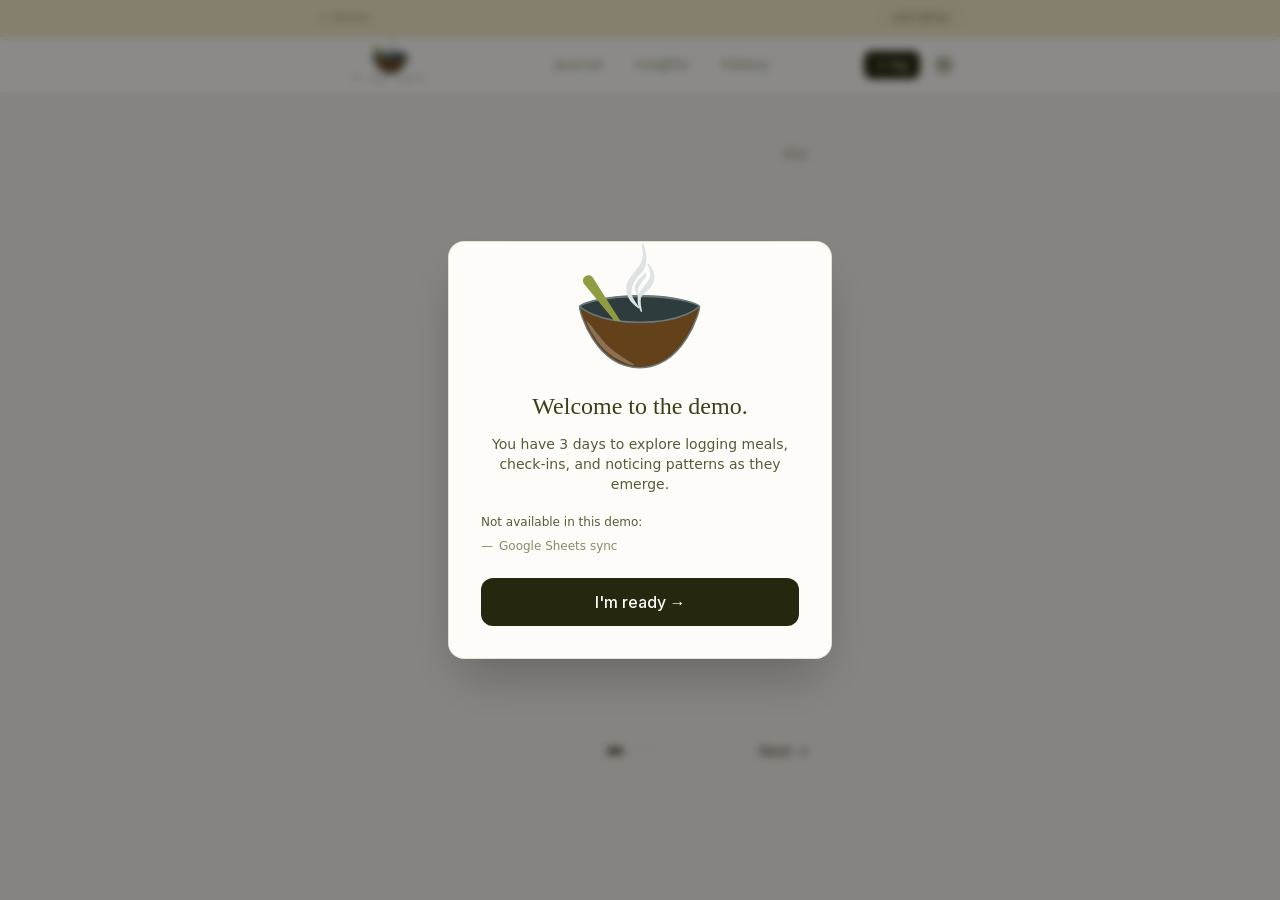
<file: tutorial/index.html>
<!DOCTYPE html><html lang="en" class="__variable_f367f3"><head><meta charSet="utf-8"/><meta name="viewport" content="width=device-width, initial-scale=1"/><link rel="preload" href="/_next/static/media/e4af272ccee01ff0-s.p.woff2" as="font" crossorigin="" type="font/woff2"/><link rel="stylesheet" href="/_next/static/css/3a38260b06e91486.css" data-precedence="next"/><link rel="preload" as="script" fetchPriority="low" href="/_next/static/chunks/webpack-536a02bfaea3b073.js"/><script src="/_next/static/chunks/fd9d1056-b6f716b34aaf6ca0.js" async=""></script><script src="/_next/static/chunks/117-81877726bcd27724.js" async=""></script><script src="/_next/static/chunks/main-app-d443a8162a0ba440.js" async=""></script><script src="/_next/static/chunks/890-050b3d669cbfbf7b.js" async=""></script><script src="/_next/static/chunks/app/tutorial/page-3c387a38c3a525eb.js" async=""></script><script src="/_next/static/chunks/164f4fb6-d89272916454e223.js" async=""></script><script src="/_next/static/chunks/648-f541ea3954b6f258.js" async=""></script><script src="/_next/static/chunks/758-e54a7cedb0fabda7.js" async=""></script><script src="/_next/static/chunks/396-6f61d3a536bc661b.js" async=""></script><script src="/_next/static/chunks/154-6d3dc3b0590e267d.js" async=""></script><script src="/_next/static/chunks/848-af183792774a336f.js" async=""></script><script src="/_next/static/chunks/app/layout-9da842c5bb558d25.js" async=""></script><link rel="preload" href="https://accounts.google.com/gsi/client" as="script"/><title>At the Table</title><meta name="description" content="The mindful food journal. What&#x27;s in the pot?"/><link rel="icon" href="/icon.svg?df5c14d7b596c966" type="image/svg+xml" sizes="any"/><meta name="next-size-adjust"/><script src="/_next/static/chunks/polyfills-42372ed130431b0a.js" noModule=""></script></head><body class="__className_f367f3 antialiased"><div class="min-h-screen bg-att-bg flex flex-col"><div class="bg-att-gold-lt border-b" style="border-color:var(--att-border)"><div class="max-w-2xl mx-auto px-4 h-9 flex items-center justify-between"><a href="https://demo.truefork.dev" class="font-sans text-[11px] text-att-text-lt hover:text-att-ink transition-colors">← demos</a><button class="font-sans text-[11px] rounded-full px-2.5 py-0.5 text-att-text-md hover:text-att-ink transition-colors" style="border:1px solid var(--att-border)">end demo</button></div></div><header class="sticky top-0 z-40 bg-att-surface border-b" style="border-color:var(--att-border)"><div class="max-w-2xl mx-auto px-4 h-16 sm:h-14 flex items-center justify-between relative"><a class="shrink-0 flex items-center gap-2.5 ml-4 sm:ml-0" href="/welcome/"><div class="sm:hidden flex flex-col items-center" style="width:140px;height:50px"><svg viewBox="60 400 1700 1290" overflow="visible" fill="none" stroke-linecap="round" stroke-linejoin="round" class="cursor-pointer h-8 w-auto text-att-ink/60" aria-label="At the Table" role="img"><defs><clipPath id="utensil-clip-:R5ackq:"><rect x="-200" y="360" width="2200" height="540"></rect><path d="M96.26,833.726c-0.536,-0.54 -0.8,-0.82 -0.8,-0.82c-0,-0 4.106,0.892 5.1,-0.161c19.402,-20.543 241.561,-131.967 814.354,-131.967c588.747,0 783.934,125.081 790.137,131.967c0.096,0.107 0.144,0.161 0.144,0.161c-0,-0 -2.21,0.767 -2.261,0.82c-4.538,4.723 -209.585,216.274 -800.795,216.274c-580.513,0 -791.474,-201.78 -805.879,-216.274Z" fill="black" stroke="none"></path></clipPath></defs><path pathLength="1" vector-effect="non-scaling-stroke" stroke="var(--att-slate)" fill="var(--att-brown)" stroke-width="1.5" d="M1705.12,835.715c13.528,48.303 -206.787,822.994 -804.326,822.994c-599.014,0 -817.926,-774.179 -804.532,-822.256c0.225,-0.807 0.452,-1.613 0.68,-2.418c19.402,-20.475 243.044,-142.443 815.837,-142.443c588.747,-0 786.071,137.02 792.274,143.883c0.022,0.08 0.045,0.16 0.067,0.24Z" style="stroke-dasharray:1;stroke-dashoffset:1;fill-opacity:0"></path><path pathLength="1" vector-effect="non-scaling-stroke" stroke="none" fill="white" d="M189.089,1038.04c25.495,-10.791 188.512,237.441 301.521,341.516c133.213,122.683 343.602,226.96 339.866,241.187c-8.453,32.189 -296.076,-85.974 -422.238,-223.823c-117.599,-128.495 -232.135,-353.384 -219.149,-358.88Z" style="stroke-dasharray:1;stroke-dashoffset:1;fill-opacity:0"></path><path pathLength="1" vector-effect="non-scaling-stroke" stroke="var(--att-slate)" fill="var(--att-slate-dk)" stroke-width="1.5" d="M96.26,833.726c-0.536,-0.54 -0.8,-0.82 -0.8,-0.82c-0,-0 4.106,0.892 5.1,-0.161c19.402,-20.543 241.561,-131.967 814.354,-131.967c588.747,0 783.934,125.081 790.137,131.967c0.096,0.107 0.144,0.161 0.144,0.161c-0,-0 -2.21,0.767 -2.261,0.82c-4.538,4.723 -209.585,216.274 -800.795,216.274c-580.513,0 -791.474,-201.78 -805.879,-216.274Z" style="stroke-dasharray:1;stroke-dashoffset:1;fill-opacity:0"></path><path pathLength="1" vector-effect="non-scaling-stroke" stroke="var(--att-moss)" fill="var(--att-moss)" stroke-width="1.5" clip-path="url(#utensil-clip-:R5ackq:)" d="M781.964,1276.66c-205.954,-250.512 -413.475,-499.733 -619.429,-750.245c-2.677,-3.257 -4.612,-7.096 -6.36,-10.933c-1.702,-3.732 -3.01,-7.664 -3.939,-11.66c-0.914,-3.936 -1.429,-7.982 -1.566,-12.021c-0.137,-4.012 0.119,-8.056 0.747,-12.022c0.629,-3.966 1.635,-7.89 3.006,-11.665c1.379,-3.798 3.119,-7.487 5.206,-10.947c2.118,-3.513 4.577,-6.848 7.349,-9.872c0.012,-0.013 9.437,-8.438 9.445,-8.443c3.643,-2.12 7.096,-4.611 10.932,-6.36c3.733,-1.702 7.664,-3.009 11.66,-3.938c3.936,-0.915 7.982,-1.429 12.021,-1.567c4.013,-0.137 8.056,0.119 12.022,0.748c3.966,0.628 7.891,1.635 11.665,3.005c3.798,1.379 7.487,3.119 10.948,5.206c3.513,2.118 6.847,4.577 9.871,7.349c3.108,2.849 6.162,5.876 8.431,9.429c174.579,273.305 347.447,547.7 522.026,821.005l-4.035,2.931Z" style="stroke-dasharray:1;stroke-dashoffset:1;fill-opacity:0"></path><g transform="translate(-511, -954) scale(1.3635000000000002)"><path pathLength="1" vector-effect="non-scaling-stroke" stroke="var(--att-slate-lt)" fill="var(--att-slate-lt)" stroke-width="1.5" d="M1066.44,700.014c0,-0 6.498,95.026 6.865,95.92c0.368,0.894 -1.656,36.017 -6.865,54.274c-5.655,19.821 -14.254,45.442 -27.067,64.654c-25.06,37.576 -96.778,118.395 -116.796,163.482c-13.683,30.817 -10.418,76.149 -4.929,104.742c4.884,25.445 17.091,49.903 32.933,70.405c17.926,23.199 74.624,68.79 74.624,68.79c1.191,5.368 -65.742,-80.419 -74.624,-127.411c-4.785,-25.312 -3.04,-51.605 4.565,-75.552c9.186,-28.924 27.337,-68.534 50.551,-97.993c26.631,-33.795 58.527,-48.204 78.348,-100.916c14.831,-39.441 10.896,-110.132 5.787,-143.972c-4.273,-28.308 -23.392,-76.423 -23.392,-76.423Z" style="stroke-dasharray:1;stroke-dashoffset:1;fill-opacity:0"></path><path pathLength="1" vector-effect="non-scaling-stroke" stroke="var(--att-slate-lt)" fill="var(--att-slate-lt)" stroke-width="1.5" d="M996.418,1110.58c-8.131,27.662 18.878,86.547 18.878,86.547c0,-0 -5.637,-55.423 2.66,-74.23c12.714,-28.816 59.564,-84.181 72.804,-106.553c4.403,-7.44 3.804,-25.806 3.804,-25.806c-2.136,-2.96 -87.429,83.582 -98.146,120.042Z" style="stroke-dasharray:1;stroke-dashoffset:1;fill-opacity:0"></path><path pathLength="1" vector-effect="non-scaling-stroke" stroke="var(--att-slate-lt)" fill="var(--att-slate-lt)" stroke-width="1.5" d="M1119.11,896.732c-0,-0 19.844,38.605 23.474,59.667c3.912,22.706 7.053,52.037 -0,76.564c-14.59,50.731 -92.269,116.669 -111.631,158.509c-13.387,28.928 -7.327,65.473 -4.541,92.532c2.492,24.202 26.373,74.771 26.373,74.771c-0,-0 -10.991,-47.764 -12.471,-65.546c-2.078,-24.972 -5.688,-67.548 12.471,-88.986c27.216,-32.132 82.698,-67.271 101.767,-105.845c19.069,-38.573 23.771,-92.936 12.648,-125.597c-12.648,-37.141 -48.09,-76.069 -48.09,-76.069Z" style="stroke-dasharray:1;stroke-dashoffset:1;fill-opacity:0"></path></g></svg><svg width="140" height="20" viewBox="0 0 140 20" overflow="visible" class="pointer-events-none -mt-1" aria-hidden="true"><defs><path id="wordmark-arc" d="M 5,2 A 160,160 0 0,0 135,2"></path></defs><text font-size="9.5" letter-spacing="3" style="font-family:var(--font-serif, Georgia, serif);fill:var(--att-ink);fill-opacity:0.6"><textPath href="#wordmark-arc" startOffset="50%" text-anchor="middle">at the table</textPath></text></svg></div><div class="hidden sm:flex flex-col items-center" style="width:140px;height:38px"><svg viewBox="60 400 1700 1290" overflow="visible" fill="none" stroke-linecap="round" stroke-linejoin="round" class="cursor-pointer h-7 w-auto text-att-ink/60" aria-label="At the Table" role="img"><defs><clipPath id="utensil-clip-:R6ackq:"><rect x="-200" y="360" width="2200" height="540"></rect><path d="M96.26,833.726c-0.536,-0.54 -0.8,-0.82 -0.8,-0.82c-0,-0 4.106,0.892 5.1,-0.161c19.402,-20.543 241.561,-131.967 814.354,-131.967c588.747,0 783.934,125.081 790.137,131.967c0.096,0.107 0.144,0.161 0.144,0.161c-0,-0 -2.21,0.767 -2.261,0.82c-4.538,4.723 -209.585,216.274 -800.795,216.274c-580.513,0 -791.474,-201.78 -805.879,-216.274Z" fill="black" stroke="none"></path></clipPath></defs><path pathLength="1" vector-effect="non-scaling-stroke" stroke="var(--att-slate)" fill="var(--att-brown)" stroke-width="1.5" d="M1705.12,835.715c13.528,48.303 -206.787,822.994 -804.326,822.994c-599.014,0 -817.926,-774.179 -804.532,-822.256c0.225,-0.807 0.452,-1.613 0.68,-2.418c19.402,-20.475 243.044,-142.443 815.837,-142.443c588.747,-0 786.071,137.02 792.274,143.883c0.022,0.08 0.045,0.16 0.067,0.24Z" style="stroke-dasharray:1;stroke-dashoffset:1;fill-opacity:0"></path><path pathLength="1" vector-effect="non-scaling-stroke" stroke="none" fill="white" d="M189.089,1038.04c25.495,-10.791 188.512,237.441 301.521,341.516c133.213,122.683 343.602,226.96 339.866,241.187c-8.453,32.189 -296.076,-85.974 -422.238,-223.823c-117.599,-128.495 -232.135,-353.384 -219.149,-358.88Z" style="stroke-dasharray:1;stroke-dashoffset:1;fill-opacity:0"></path><path pathLength="1" vector-effect="non-scaling-stroke" stroke="var(--att-slate)" fill="var(--att-slate-dk)" stroke-width="1.5" d="M96.26,833.726c-0.536,-0.54 -0.8,-0.82 -0.8,-0.82c-0,-0 4.106,0.892 5.1,-0.161c19.402,-20.543 241.561,-131.967 814.354,-131.967c588.747,0 783.934,125.081 790.137,131.967c0.096,0.107 0.144,0.161 0.144,0.161c-0,-0 -2.21,0.767 -2.261,0.82c-4.538,4.723 -209.585,216.274 -800.795,216.274c-580.513,0 -791.474,-201.78 -805.879,-216.274Z" style="stroke-dasharray:1;stroke-dashoffset:1;fill-opacity:0"></path><path pathLength="1" vector-effect="non-scaling-stroke" stroke="var(--att-moss)" fill="var(--att-moss)" stroke-width="1.5" clip-path="url(#utensil-clip-:R6ackq:)" d="M781.964,1276.66c-205.954,-250.512 -413.475,-499.733 -619.429,-750.245c-2.677,-3.257 -4.612,-7.096 -6.36,-10.933c-1.702,-3.732 -3.01,-7.664 -3.939,-11.66c-0.914,-3.936 -1.429,-7.982 -1.566,-12.021c-0.137,-4.012 0.119,-8.056 0.747,-12.022c0.629,-3.966 1.635,-7.89 3.006,-11.665c1.379,-3.798 3.119,-7.487 5.206,-10.947c2.118,-3.513 4.577,-6.848 7.349,-9.872c0.012,-0.013 9.437,-8.438 9.445,-8.443c3.643,-2.12 7.096,-4.611 10.932,-6.36c3.733,-1.702 7.664,-3.009 11.66,-3.938c3.936,-0.915 7.982,-1.429 12.021,-1.567c4.013,-0.137 8.056,0.119 12.022,0.748c3.966,0.628 7.891,1.635 11.665,3.005c3.798,1.379 7.487,3.119 10.948,5.206c3.513,2.118 6.847,4.577 9.871,7.349c3.108,2.849 6.162,5.876 8.431,9.429c174.579,273.305 347.447,547.7 522.026,821.005l-4.035,2.931Z" style="stroke-dasharray:1;stroke-dashoffset:1;fill-opacity:0"></path><g transform="translate(-511, -954) scale(1.3635000000000002)"><path pathLength="1" vector-effect="non-scaling-stroke" stroke="var(--att-slate-lt)" fill="var(--att-slate-lt)" stroke-width="1.5" d="M1066.44,700.014c0,-0 6.498,95.026 6.865,95.92c0.368,0.894 -1.656,36.017 -6.865,54.274c-5.655,19.821 -14.254,45.442 -27.067,64.654c-25.06,37.576 -96.778,118.395 -116.796,163.482c-13.683,30.817 -10.418,76.149 -4.929,104.742c4.884,25.445 17.091,49.903 32.933,70.405c17.926,23.199 74.624,68.79 74.624,68.79c1.191,5.368 -65.742,-80.419 -74.624,-127.411c-4.785,-25.312 -3.04,-51.605 4.565,-75.552c9.186,-28.924 27.337,-68.534 50.551,-97.993c26.631,-33.795 58.527,-48.204 78.348,-100.916c14.831,-39.441 10.896,-110.132 5.787,-143.972c-4.273,-28.308 -23.392,-76.423 -23.392,-76.423Z" style="stroke-dasharray:1;stroke-dashoffset:1;fill-opacity:0"></path><path pathLength="1" vector-effect="non-scaling-stroke" stroke="var(--att-slate-lt)" fill="var(--att-slate-lt)" stroke-width="1.5" d="M996.418,1110.58c-8.131,27.662 18.878,86.547 18.878,86.547c0,-0 -5.637,-55.423 2.66,-74.23c12.714,-28.816 59.564,-84.181 72.804,-106.553c4.403,-7.44 3.804,-25.806 3.804,-25.806c-2.136,-2.96 -87.429,83.582 -98.146,120.042Z" style="stroke-dasharray:1;stroke-dashoffset:1;fill-opacity:0"></path><path pathLength="1" vector-effect="non-scaling-stroke" stroke="var(--att-slate-lt)" fill="var(--att-slate-lt)" stroke-width="1.5" d="M1119.11,896.732c-0,-0 19.844,38.605 23.474,59.667c3.912,22.706 7.053,52.037 -0,76.564c-14.59,50.731 -92.269,116.669 -111.631,158.509c-13.387,28.928 -7.327,65.473 -4.541,92.532c2.492,24.202 26.373,74.771 26.373,74.771c-0,-0 -10.991,-47.764 -12.471,-65.546c-2.078,-24.972 -5.688,-67.548 12.471,-88.986c27.216,-32.132 82.698,-67.271 101.767,-105.845c19.069,-38.573 23.771,-92.936 12.648,-125.597c-12.648,-37.141 -48.09,-76.069 -48.09,-76.069Z" style="stroke-dasharray:1;stroke-dashoffset:1;fill-opacity:0"></path></g></svg><svg width="140" height="14" viewBox="0 0 140 14" overflow="visible" class="pointer-events-none -mt-1" aria-hidden="true"><defs><path id="wordmark-arc-desktop" d="M 5,2 A 210,210 0 0,0 135,2"></path></defs><text font-size="9.5" letter-spacing="3" style="font-family:var(--font-serif, Georgia, serif);fill:var(--att-ink);fill-opacity:0.6"><textPath href="#wordmark-arc-desktop" startOffset="50%" text-anchor="middle">at the table</textPath></text></svg></div></a></div></header><main class="flex-1 max-w-2xl mx-auto w-full px-4 py-6 pb-6"><div class="flex flex-col min-h-[75vh] px-6 py-6 max-w-sm mx-auto"><div class="flex justify-end"><button class="font-sans text-xs text-att-text-lt hover:text-att-text-md transition-colors py-1">Skip</button></div><div class="flex-1 flex flex-col justify-center gap-5 py-8"><p class="font-sans text-xs text-att-text-lt tabular-nums">01<!-- --> / <!-- -->04</p><h2 class="font-serif text-2xl text-att-ink leading-snug">Make it yours first</h2><p class="font-sans text-sm text-att-text-md leading-relaxed">Head into Settings before your first meal. Add your own tags (think ingredients, cuisines, or whatever&#x27;s meaningful to you), set your preferences, and connect Cadence if you track your cycle.</p><p class="font-sans text-xs italic text-att-text-lt">You can always update settings later.</p></div><div class="flex items-center justify-between pb-2"><button disabled="" class="font-sans text-sm text-att-text-lt hover:text-att-ink transition-colors disabled:opacity-0 disabled:pointer-events-none">Back</button><div class="flex gap-1.5"><div class="rounded-full transition-all duration-300 w-4 h-1.5 bg-att-moss-dk"></div><div class="rounded-full transition-all duration-300 w-1.5 h-1.5 bg-att-olive-lt"></div><div class="rounded-full transition-all duration-300 w-1.5 h-1.5 bg-att-olive-lt"></div><div class="rounded-full transition-all duration-300 w-1.5 h-1.5 bg-att-olive-lt"></div></div><button class="font-sans text-sm font-medium text-att-moss-dk hover:text-att-moss transition-colors">Next →</button></div></div></main></div><script src="/_next/static/chunks/webpack-536a02bfaea3b073.js" async=""></script><script>(self.__next_f=self.__next_f||[]).push([0]);self.__next_f.push([2,null])</script><script>self.__next_f.push([1,"1:HL[\"/_next/static/media/e4af272ccee01ff0-s.p.woff2\",\"font\",{\"crossOrigin\":\"\",\"type\":\"font/woff2\"}]\n2:HL[\"/_next/static/css/3a38260b06e91486.css\",\"style\"]\n"])</script><script>self.__next_f.push([1,"3:I[2846,[],\"\"]\n5:I[9107,[],\"ClientPageRoot\"]\n6:I[5347,[\"890\",\"static/chunks/890-050b3d669cbfbf7b.js\",\"105\",\"static/chunks/app/tutorial/page-3c387a38c3a525eb.js\"],\"default\",1]\n7:I[4707,[],\"\"]\n8:I[6423,[],\"\"]\n9:I[2221,[\"505\",\"static/chunks/164f4fb6-d89272916454e223.js\",\"890\",\"static/chunks/890-050b3d669cbfbf7b.js\",\"648\",\"static/chunks/648-f541ea3954b6f258.js\",\"758\",\"static/chunks/758-e54a7cedb0fabda7.js\",\"396\",\"static/chunks/396-6f61d3a536bc661b.js\",\"154\",\"static/chunks/154-6d3dc3b0590e267d.js\",\"848\",\"static/chunks/848-af183792774a336f.js\",\"185\",\"static/chunks/app/layout-9da842c5bb558d25.js\"],\"default\",1]\nc:I[1060,[],\"\"]\na:{}\nd:[]\n"])</script><script>self.__next_f.push([1,"0:[\"$\",\"$L3\",null,{\"buildId\":\"08twkF8TpwKfHkFWEELfO\",\"assetPrefix\":\"\",\"urlParts\":[\"\",\"tutorial\",\"\"],\"initialTree\":[\"\",{\"children\":[\"tutorial\",{\"children\":[\"__PAGE__\",{}]}]},\"$undefined\",\"$undefined\",true],\"initialSeedData\":[\"\",{\"children\":[\"tutorial\",{\"children\":[\"__PAGE__\",{},[[\"$L4\",[\"$\",\"$L5\",null,{\"props\":{\"params\":{},\"searchParams\":{}},\"Component\":\"$6\"}],null],null],null]},[null,[\"$\",\"$L7\",null,{\"parallelRouterKey\":\"children\",\"segmentPath\":[\"children\",\"tutorial\",\"children\"],\"error\":\"$undefined\",\"errorStyles\":\"$undefined\",\"errorScripts\":\"$undefined\",\"template\":[\"$\",\"$L8\",null,{}],\"templateStyles\":\"$undefined\",\"templateScripts\":\"$undefined\",\"notFound\":\"$undefined\",\"notFoundStyles\":\"$undefined\"}]],null]},[[[[\"$\",\"link\",\"0\",{\"rel\":\"stylesheet\",\"href\":\"/_next/static/css/3a38260b06e91486.css\",\"precedence\":\"next\",\"crossOrigin\":\"$undefined\"}]],[\"$\",\"$L9\",null,{\"children\":[\"$\",\"$L7\",null,{\"parallelRouterKey\":\"children\",\"segmentPath\":[\"children\"],\"error\":\"$undefined\",\"errorStyles\":\"$undefined\",\"errorScripts\":\"$undefined\",\"template\":[\"$\",\"$L8\",null,{}],\"templateStyles\":\"$undefined\",\"templateScripts\":\"$undefined\",\"notFound\":[[\"$\",\"title\",null,{\"children\":\"404: This page could not be found.\"}],[\"$\",\"div\",null,{\"style\":{\"fontFamily\":\"system-ui,\\\"Segoe UI\\\",Roboto,Helvetica,Arial,sans-serif,\\\"Apple Color Emoji\\\",\\\"Segoe UI Emoji\\\"\",\"height\":\"100vh\",\"textAlign\":\"center\",\"display\":\"flex\",\"flexDirection\":\"column\",\"alignItems\":\"center\",\"justifyContent\":\"center\"},\"children\":[\"$\",\"div\",null,{\"children\":[[\"$\",\"style\",null,{\"dangerouslySetInnerHTML\":{\"__html\":\"body{color:#000;background:#fff;margin:0}.next-error-h1{border-right:1px solid rgba(0,0,0,.3)}@media (prefers-color-scheme:dark){body{color:#fff;background:#000}.next-error-h1{border-right:1px solid rgba(255,255,255,.3)}}\"}}],[\"$\",\"h1\",null,{\"className\":\"next-error-h1\",\"style\":{\"display\":\"inline-block\",\"margin\":\"0 20px 0 0\",\"padding\":\"0 23px 0 0\",\"fontSize\":24,\"fontWeight\":500,\"verticalAlign\":\"top\",\"lineHeight\":\"49px\"},\"children\":\"404\"}],[\"$\",\"div\",null,{\"style\":{\"display\":\"inline-block\"},\"children\":[\"$\",\"h2\",null,{\"style\":{\"fontSize\":14,\"fontWeight\":400,\"lineHeight\":\"49px\",\"margin\":0},\"children\":\"This page could not be found.\"}]}]]}]}]],\"notFoundStyles\":[]}],\"params\":\"$a\"}]],null],null],\"couldBeIntercepted\":false,\"initialHead\":[null,\"$Lb\"],\"globalErrorComponent\":\"$c\",\"missingSlots\":\"$Wd\"}]\n"])</script><script>self.__next_f.push([1,"b:[[\"$\",\"meta\",\"0\",{\"name\":\"viewport\",\"content\":\"width=device-width, initial-scale=1\"}],[\"$\",\"meta\",\"1\",{\"charSet\":\"utf-8\"}],[\"$\",\"link\",\"2\",{\"rel\":\"icon\",\"href\":\"/icon.svg?df5c14d7b596c966\",\"type\":\"image/svg+xml\",\"sizes\":\"any\"}],[\"$\",\"meta\",\"3\",{\"name\":\"next-size-adjust\"}]]\n4:null\n"])</script></body></html>
</file>
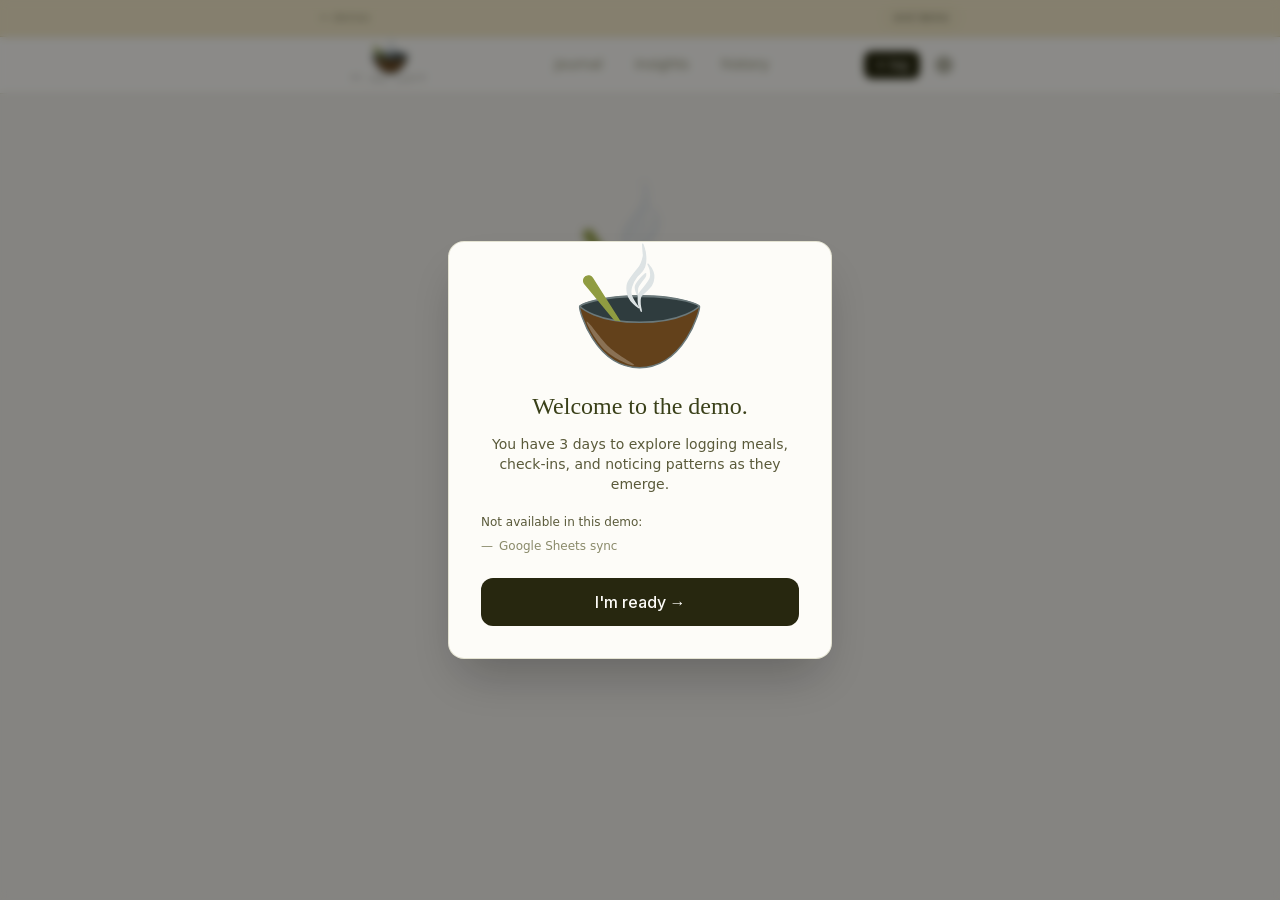
<file: welcome/index.html>
<!DOCTYPE html><html lang="en" class="__variable_f367f3"><head><meta charSet="utf-8"/><meta name="viewport" content="width=device-width, initial-scale=1"/><link rel="preload" href="/_next/static/media/e4af272ccee01ff0-s.p.woff2" as="font" crossorigin="" type="font/woff2"/><link rel="stylesheet" href="/_next/static/css/3a38260b06e91486.css" data-precedence="next"/><link rel="preload" as="script" fetchPriority="low" href="/_next/static/chunks/webpack-536a02bfaea3b073.js"/><script src="/_next/static/chunks/fd9d1056-b6f716b34aaf6ca0.js" async=""></script><script src="/_next/static/chunks/117-81877726bcd27724.js" async=""></script><script src="/_next/static/chunks/main-app-d443a8162a0ba440.js" async=""></script><script src="/_next/static/chunks/890-050b3d669cbfbf7b.js" async=""></script><script src="/_next/static/chunks/app/welcome/page-7bdb36d8256679f5.js" async=""></script><script src="/_next/static/chunks/164f4fb6-d89272916454e223.js" async=""></script><script src="/_next/static/chunks/648-f541ea3954b6f258.js" async=""></script><script src="/_next/static/chunks/758-e54a7cedb0fabda7.js" async=""></script><script src="/_next/static/chunks/396-6f61d3a536bc661b.js" async=""></script><script src="/_next/static/chunks/154-6d3dc3b0590e267d.js" async=""></script><script src="/_next/static/chunks/848-af183792774a336f.js" async=""></script><script src="/_next/static/chunks/app/layout-9da842c5bb558d25.js" async=""></script><link rel="preload" href="https://accounts.google.com/gsi/client" as="script"/><title>At the Table</title><meta name="description" content="The mindful food journal. What&#x27;s in the pot?"/><link rel="icon" href="/icon.svg?df5c14d7b596c966" type="image/svg+xml" sizes="any"/><meta name="next-size-adjust"/><script src="/_next/static/chunks/polyfills-42372ed130431b0a.js" noModule=""></script></head><body class="__className_f367f3 antialiased"><div class="min-h-screen bg-att-bg flex flex-col"><div class="bg-att-gold-lt border-b" style="border-color:var(--att-border)"><div class="max-w-2xl mx-auto px-4 h-9 flex items-center justify-between"><a href="https://demo.truefork.dev" class="font-sans text-[11px] text-att-text-lt hover:text-att-ink transition-colors">← demos</a><button class="font-sans text-[11px] rounded-full px-2.5 py-0.5 text-att-text-md hover:text-att-ink transition-colors" style="border:1px solid var(--att-border)">end demo</button></div></div><header class="sticky top-0 z-40 bg-att-surface border-b" style="border-color:var(--att-border)"><div class="max-w-2xl mx-auto px-4 h-16 sm:h-14 flex items-center justify-between relative"><a class="shrink-0 flex items-center gap-2.5 ml-4 sm:ml-0" href="/welcome/"><div class="sm:hidden flex flex-col items-center" style="width:140px;height:50px"><svg viewBox="60 400 1700 1290" overflow="visible" fill="none" stroke-linecap="round" stroke-linejoin="round" class="cursor-pointer h-8 w-auto text-att-ink/60" aria-label="At the Table" role="img"><defs><clipPath id="utensil-clip-:R5ackq:"><rect x="-200" y="360" width="2200" height="540"></rect><path d="M96.26,833.726c-0.536,-0.54 -0.8,-0.82 -0.8,-0.82c-0,-0 4.106,0.892 5.1,-0.161c19.402,-20.543 241.561,-131.967 814.354,-131.967c588.747,0 783.934,125.081 790.137,131.967c0.096,0.107 0.144,0.161 0.144,0.161c-0,-0 -2.21,0.767 -2.261,0.82c-4.538,4.723 -209.585,216.274 -800.795,216.274c-580.513,0 -791.474,-201.78 -805.879,-216.274Z" fill="black" stroke="none"></path></clipPath></defs><path pathLength="1" vector-effect="non-scaling-stroke" stroke="var(--att-slate)" fill="var(--att-brown)" stroke-width="1.5" d="M1705.12,835.715c13.528,48.303 -206.787,822.994 -804.326,822.994c-599.014,0 -817.926,-774.179 -804.532,-822.256c0.225,-0.807 0.452,-1.613 0.68,-2.418c19.402,-20.475 243.044,-142.443 815.837,-142.443c588.747,-0 786.071,137.02 792.274,143.883c0.022,0.08 0.045,0.16 0.067,0.24Z" style="stroke-dasharray:1;stroke-dashoffset:1;fill-opacity:0"></path><path pathLength="1" vector-effect="non-scaling-stroke" stroke="none" fill="white" d="M189.089,1038.04c25.495,-10.791 188.512,237.441 301.521,341.516c133.213,122.683 343.602,226.96 339.866,241.187c-8.453,32.189 -296.076,-85.974 -422.238,-223.823c-117.599,-128.495 -232.135,-353.384 -219.149,-358.88Z" style="stroke-dasharray:1;stroke-dashoffset:1;fill-opacity:0"></path><path pathLength="1" vector-effect="non-scaling-stroke" stroke="var(--att-slate)" fill="var(--att-slate-dk)" stroke-width="1.5" d="M96.26,833.726c-0.536,-0.54 -0.8,-0.82 -0.8,-0.82c-0,-0 4.106,0.892 5.1,-0.161c19.402,-20.543 241.561,-131.967 814.354,-131.967c588.747,0 783.934,125.081 790.137,131.967c0.096,0.107 0.144,0.161 0.144,0.161c-0,-0 -2.21,0.767 -2.261,0.82c-4.538,4.723 -209.585,216.274 -800.795,216.274c-580.513,0 -791.474,-201.78 -805.879,-216.274Z" style="stroke-dasharray:1;stroke-dashoffset:1;fill-opacity:0"></path><path pathLength="1" vector-effect="non-scaling-stroke" stroke="var(--att-moss)" fill="var(--att-moss)" stroke-width="1.5" clip-path="url(#utensil-clip-:R5ackq:)" d="M781.964,1276.66c-205.954,-250.512 -413.475,-499.733 -619.429,-750.245c-2.677,-3.257 -4.612,-7.096 -6.36,-10.933c-1.702,-3.732 -3.01,-7.664 -3.939,-11.66c-0.914,-3.936 -1.429,-7.982 -1.566,-12.021c-0.137,-4.012 0.119,-8.056 0.747,-12.022c0.629,-3.966 1.635,-7.89 3.006,-11.665c1.379,-3.798 3.119,-7.487 5.206,-10.947c2.118,-3.513 4.577,-6.848 7.349,-9.872c0.012,-0.013 9.437,-8.438 9.445,-8.443c3.643,-2.12 7.096,-4.611 10.932,-6.36c3.733,-1.702 7.664,-3.009 11.66,-3.938c3.936,-0.915 7.982,-1.429 12.021,-1.567c4.013,-0.137 8.056,0.119 12.022,0.748c3.966,0.628 7.891,1.635 11.665,3.005c3.798,1.379 7.487,3.119 10.948,5.206c3.513,2.118 6.847,4.577 9.871,7.349c3.108,2.849 6.162,5.876 8.431,9.429c174.579,273.305 347.447,547.7 522.026,821.005l-4.035,2.931Z" style="stroke-dasharray:1;stroke-dashoffset:1;fill-opacity:0"></path><g transform="translate(-511, -954) scale(1.3635000000000002)"><path pathLength="1" vector-effect="non-scaling-stroke" stroke="var(--att-slate-lt)" fill="var(--att-slate-lt)" stroke-width="1.5" d="M1066.44,700.014c0,-0 6.498,95.026 6.865,95.92c0.368,0.894 -1.656,36.017 -6.865,54.274c-5.655,19.821 -14.254,45.442 -27.067,64.654c-25.06,37.576 -96.778,118.395 -116.796,163.482c-13.683,30.817 -10.418,76.149 -4.929,104.742c4.884,25.445 17.091,49.903 32.933,70.405c17.926,23.199 74.624,68.79 74.624,68.79c1.191,5.368 -65.742,-80.419 -74.624,-127.411c-4.785,-25.312 -3.04,-51.605 4.565,-75.552c9.186,-28.924 27.337,-68.534 50.551,-97.993c26.631,-33.795 58.527,-48.204 78.348,-100.916c14.831,-39.441 10.896,-110.132 5.787,-143.972c-4.273,-28.308 -23.392,-76.423 -23.392,-76.423Z" style="stroke-dasharray:1;stroke-dashoffset:1;fill-opacity:0"></path><path pathLength="1" vector-effect="non-scaling-stroke" stroke="var(--att-slate-lt)" fill="var(--att-slate-lt)" stroke-width="1.5" d="M996.418,1110.58c-8.131,27.662 18.878,86.547 18.878,86.547c0,-0 -5.637,-55.423 2.66,-74.23c12.714,-28.816 59.564,-84.181 72.804,-106.553c4.403,-7.44 3.804,-25.806 3.804,-25.806c-2.136,-2.96 -87.429,83.582 -98.146,120.042Z" style="stroke-dasharray:1;stroke-dashoffset:1;fill-opacity:0"></path><path pathLength="1" vector-effect="non-scaling-stroke" stroke="var(--att-slate-lt)" fill="var(--att-slate-lt)" stroke-width="1.5" d="M1119.11,896.732c-0,-0 19.844,38.605 23.474,59.667c3.912,22.706 7.053,52.037 -0,76.564c-14.59,50.731 -92.269,116.669 -111.631,158.509c-13.387,28.928 -7.327,65.473 -4.541,92.532c2.492,24.202 26.373,74.771 26.373,74.771c-0,-0 -10.991,-47.764 -12.471,-65.546c-2.078,-24.972 -5.688,-67.548 12.471,-88.986c27.216,-32.132 82.698,-67.271 101.767,-105.845c19.069,-38.573 23.771,-92.936 12.648,-125.597c-12.648,-37.141 -48.09,-76.069 -48.09,-76.069Z" style="stroke-dasharray:1;stroke-dashoffset:1;fill-opacity:0"></path></g></svg><svg width="140" height="20" viewBox="0 0 140 20" overflow="visible" class="pointer-events-none -mt-1" aria-hidden="true"><defs><path id="wordmark-arc" d="M 5,2 A 160,160 0 0,0 135,2"></path></defs><text font-size="9.5" letter-spacing="3" style="font-family:var(--font-serif, Georgia, serif);fill:var(--att-ink);fill-opacity:0.6"><textPath href="#wordmark-arc" startOffset="50%" text-anchor="middle">at the table</textPath></text></svg></div><div class="hidden sm:flex flex-col items-center" style="width:140px;height:38px"><svg viewBox="60 400 1700 1290" overflow="visible" fill="none" stroke-linecap="round" stroke-linejoin="round" class="cursor-pointer h-7 w-auto text-att-ink/60" aria-label="At the Table" role="img"><defs><clipPath id="utensil-clip-:R6ackq:"><rect x="-200" y="360" width="2200" height="540"></rect><path d="M96.26,833.726c-0.536,-0.54 -0.8,-0.82 -0.8,-0.82c-0,-0 4.106,0.892 5.1,-0.161c19.402,-20.543 241.561,-131.967 814.354,-131.967c588.747,0 783.934,125.081 790.137,131.967c0.096,0.107 0.144,0.161 0.144,0.161c-0,-0 -2.21,0.767 -2.261,0.82c-4.538,4.723 -209.585,216.274 -800.795,216.274c-580.513,0 -791.474,-201.78 -805.879,-216.274Z" fill="black" stroke="none"></path></clipPath></defs><path pathLength="1" vector-effect="non-scaling-stroke" stroke="var(--att-slate)" fill="var(--att-brown)" stroke-width="1.5" d="M1705.12,835.715c13.528,48.303 -206.787,822.994 -804.326,822.994c-599.014,0 -817.926,-774.179 -804.532,-822.256c0.225,-0.807 0.452,-1.613 0.68,-2.418c19.402,-20.475 243.044,-142.443 815.837,-142.443c588.747,-0 786.071,137.02 792.274,143.883c0.022,0.08 0.045,0.16 0.067,0.24Z" style="stroke-dasharray:1;stroke-dashoffset:1;fill-opacity:0"></path><path pathLength="1" vector-effect="non-scaling-stroke" stroke="none" fill="white" d="M189.089,1038.04c25.495,-10.791 188.512,237.441 301.521,341.516c133.213,122.683 343.602,226.96 339.866,241.187c-8.453,32.189 -296.076,-85.974 -422.238,-223.823c-117.599,-128.495 -232.135,-353.384 -219.149,-358.88Z" style="stroke-dasharray:1;stroke-dashoffset:1;fill-opacity:0"></path><path pathLength="1" vector-effect="non-scaling-stroke" stroke="var(--att-slate)" fill="var(--att-slate-dk)" stroke-width="1.5" d="M96.26,833.726c-0.536,-0.54 -0.8,-0.82 -0.8,-0.82c-0,-0 4.106,0.892 5.1,-0.161c19.402,-20.543 241.561,-131.967 814.354,-131.967c588.747,0 783.934,125.081 790.137,131.967c0.096,0.107 0.144,0.161 0.144,0.161c-0,-0 -2.21,0.767 -2.261,0.82c-4.538,4.723 -209.585,216.274 -800.795,216.274c-580.513,0 -791.474,-201.78 -805.879,-216.274Z" style="stroke-dasharray:1;stroke-dashoffset:1;fill-opacity:0"></path><path pathLength="1" vector-effect="non-scaling-stroke" stroke="var(--att-moss)" fill="var(--att-moss)" stroke-width="1.5" clip-path="url(#utensil-clip-:R6ackq:)" d="M781.964,1276.66c-205.954,-250.512 -413.475,-499.733 -619.429,-750.245c-2.677,-3.257 -4.612,-7.096 -6.36,-10.933c-1.702,-3.732 -3.01,-7.664 -3.939,-11.66c-0.914,-3.936 -1.429,-7.982 -1.566,-12.021c-0.137,-4.012 0.119,-8.056 0.747,-12.022c0.629,-3.966 1.635,-7.89 3.006,-11.665c1.379,-3.798 3.119,-7.487 5.206,-10.947c2.118,-3.513 4.577,-6.848 7.349,-9.872c0.012,-0.013 9.437,-8.438 9.445,-8.443c3.643,-2.12 7.096,-4.611 10.932,-6.36c3.733,-1.702 7.664,-3.009 11.66,-3.938c3.936,-0.915 7.982,-1.429 12.021,-1.567c4.013,-0.137 8.056,0.119 12.022,0.748c3.966,0.628 7.891,1.635 11.665,3.005c3.798,1.379 7.487,3.119 10.948,5.206c3.513,2.118 6.847,4.577 9.871,7.349c3.108,2.849 6.162,5.876 8.431,9.429c174.579,273.305 347.447,547.7 522.026,821.005l-4.035,2.931Z" style="stroke-dasharray:1;stroke-dashoffset:1;fill-opacity:0"></path><g transform="translate(-511, -954) scale(1.3635000000000002)"><path pathLength="1" vector-effect="non-scaling-stroke" stroke="var(--att-slate-lt)" fill="var(--att-slate-lt)" stroke-width="1.5" d="M1066.44,700.014c0,-0 6.498,95.026 6.865,95.92c0.368,0.894 -1.656,36.017 -6.865,54.274c-5.655,19.821 -14.254,45.442 -27.067,64.654c-25.06,37.576 -96.778,118.395 -116.796,163.482c-13.683,30.817 -10.418,76.149 -4.929,104.742c4.884,25.445 17.091,49.903 32.933,70.405c17.926,23.199 74.624,68.79 74.624,68.79c1.191,5.368 -65.742,-80.419 -74.624,-127.411c-4.785,-25.312 -3.04,-51.605 4.565,-75.552c9.186,-28.924 27.337,-68.534 50.551,-97.993c26.631,-33.795 58.527,-48.204 78.348,-100.916c14.831,-39.441 10.896,-110.132 5.787,-143.972c-4.273,-28.308 -23.392,-76.423 -23.392,-76.423Z" style="stroke-dasharray:1;stroke-dashoffset:1;fill-opacity:0"></path><path pathLength="1" vector-effect="non-scaling-stroke" stroke="var(--att-slate-lt)" fill="var(--att-slate-lt)" stroke-width="1.5" d="M996.418,1110.58c-8.131,27.662 18.878,86.547 18.878,86.547c0,-0 -5.637,-55.423 2.66,-74.23c12.714,-28.816 59.564,-84.181 72.804,-106.553c4.403,-7.44 3.804,-25.806 3.804,-25.806c-2.136,-2.96 -87.429,83.582 -98.146,120.042Z" style="stroke-dasharray:1;stroke-dashoffset:1;fill-opacity:0"></path><path pathLength="1" vector-effect="non-scaling-stroke" stroke="var(--att-slate-lt)" fill="var(--att-slate-lt)" stroke-width="1.5" d="M1119.11,896.732c-0,-0 19.844,38.605 23.474,59.667c3.912,22.706 7.053,52.037 -0,76.564c-14.59,50.731 -92.269,116.669 -111.631,158.509c-13.387,28.928 -7.327,65.473 -4.541,92.532c2.492,24.202 26.373,74.771 26.373,74.771c-0,-0 -10.991,-47.764 -12.471,-65.546c-2.078,-24.972 -5.688,-67.548 12.471,-88.986c27.216,-32.132 82.698,-67.271 101.767,-105.845c19.069,-38.573 23.771,-92.936 12.648,-125.597c-12.648,-37.141 -48.09,-76.069 -48.09,-76.069Z" style="stroke-dasharray:1;stroke-dashoffset:1;fill-opacity:0"></path></g></svg><svg width="140" height="14" viewBox="0 0 140 14" overflow="visible" class="pointer-events-none -mt-1" aria-hidden="true"><defs><path id="wordmark-arc-desktop" d="M 5,2 A 210,210 0 0,0 135,2"></path></defs><text font-size="9.5" letter-spacing="3" style="font-family:var(--font-serif, Georgia, serif);fill:var(--att-ink);fill-opacity:0.6"><textPath href="#wordmark-arc-desktop" startOffset="50%" text-anchor="middle">at the table</textPath></text></svg></div></a></div></header><main class="flex-1 max-w-2xl mx-auto w-full px-4 py-6 pb-6"><div class="flex flex-col items-center justify-center min-h-[70vh] text-center gap-8 px-4"><svg viewBox="60 400 1700 1290" overflow="visible" fill="none" stroke-linecap="round" stroke-linejoin="round" class=" h-24 w-auto text-att-ink/50" aria-label="At the Table" role="img"><defs><clipPath id="utensil-clip-:R1jtrckq:"><rect x="-200" y="360" width="2200" height="540"></rect><path d="M96.26,833.726c-0.536,-0.54 -0.8,-0.82 -0.8,-0.82c-0,-0 4.106,0.892 5.1,-0.161c19.402,-20.543 241.561,-131.967 814.354,-131.967c588.747,0 783.934,125.081 790.137,131.967c0.096,0.107 0.144,0.161 0.144,0.161c-0,-0 -2.21,0.767 -2.261,0.82c-4.538,4.723 -209.585,216.274 -800.795,216.274c-580.513,0 -791.474,-201.78 -805.879,-216.274Z" fill="black" stroke="none"></path></clipPath></defs><path pathLength="1" vector-effect="non-scaling-stroke" stroke="var(--att-slate)" fill="var(--att-brown)" stroke-width="1.5" d="M1705.12,835.715c13.528,48.303 -206.787,822.994 -804.326,822.994c-599.014,0 -817.926,-774.179 -804.532,-822.256c0.225,-0.807 0.452,-1.613 0.68,-2.418c19.402,-20.475 243.044,-142.443 815.837,-142.443c588.747,-0 786.071,137.02 792.274,143.883c0.022,0.08 0.045,0.16 0.067,0.24Z" style="stroke-dasharray:1;stroke-dashoffset:1;fill-opacity:0"></path><path pathLength="1" vector-effect="non-scaling-stroke" stroke="none" fill="white" d="M189.089,1038.04c25.495,-10.791 188.512,237.441 301.521,341.516c133.213,122.683 343.602,226.96 339.866,241.187c-8.453,32.189 -296.076,-85.974 -422.238,-223.823c-117.599,-128.495 -232.135,-353.384 -219.149,-358.88Z" style="stroke-dasharray:1;stroke-dashoffset:1;fill-opacity:0"></path><path pathLength="1" vector-effect="non-scaling-stroke" stroke="var(--att-slate)" fill="var(--att-slate-dk)" stroke-width="1.5" d="M96.26,833.726c-0.536,-0.54 -0.8,-0.82 -0.8,-0.82c-0,-0 4.106,0.892 5.1,-0.161c19.402,-20.543 241.561,-131.967 814.354,-131.967c588.747,0 783.934,125.081 790.137,131.967c0.096,0.107 0.144,0.161 0.144,0.161c-0,-0 -2.21,0.767 -2.261,0.82c-4.538,4.723 -209.585,216.274 -800.795,216.274c-580.513,0 -791.474,-201.78 -805.879,-216.274Z" style="stroke-dasharray:1;stroke-dashoffset:1;fill-opacity:0"></path><path pathLength="1" vector-effect="non-scaling-stroke" stroke="var(--att-moss)" fill="var(--att-moss)" stroke-width="1.5" clip-path="url(#utensil-clip-:R1jtrckq:)" d="M781.964,1276.66c-205.954,-250.512 -413.475,-499.733 -619.429,-750.245c-2.677,-3.257 -4.612,-7.096 -6.36,-10.933c-1.702,-3.732 -3.01,-7.664 -3.939,-11.66c-0.914,-3.936 -1.429,-7.982 -1.566,-12.021c-0.137,-4.012 0.119,-8.056 0.747,-12.022c0.629,-3.966 1.635,-7.89 3.006,-11.665c1.379,-3.798 3.119,-7.487 5.206,-10.947c2.118,-3.513 4.577,-6.848 7.349,-9.872c0.012,-0.013 9.437,-8.438 9.445,-8.443c3.643,-2.12 7.096,-4.611 10.932,-6.36c3.733,-1.702 7.664,-3.009 11.66,-3.938c3.936,-0.915 7.982,-1.429 12.021,-1.567c4.013,-0.137 8.056,0.119 12.022,0.748c3.966,0.628 7.891,1.635 11.665,3.005c3.798,1.379 7.487,3.119 10.948,5.206c3.513,2.118 6.847,4.577 9.871,7.349c3.108,2.849 6.162,5.876 8.431,9.429c174.579,273.305 347.447,547.7 522.026,821.005l-4.035,2.931Z" style="stroke-dasharray:1;stroke-dashoffset:1;fill-opacity:0"></path><g transform="translate(-982, -1522) scale(1.818)"><path pathLength="1" vector-effect="non-scaling-stroke" stroke="var(--att-slate-lt)" fill="var(--att-slate-lt)" stroke-width="1.5" d="M1066.44,700.014c0,-0 6.498,95.026 6.865,95.92c0.368,0.894 -1.656,36.017 -6.865,54.274c-5.655,19.821 -14.254,45.442 -27.067,64.654c-25.06,37.576 -96.778,118.395 -116.796,163.482c-13.683,30.817 -10.418,76.149 -4.929,104.742c4.884,25.445 17.091,49.903 32.933,70.405c17.926,23.199 74.624,68.79 74.624,68.79c1.191,5.368 -65.742,-80.419 -74.624,-127.411c-4.785,-25.312 -3.04,-51.605 4.565,-75.552c9.186,-28.924 27.337,-68.534 50.551,-97.993c26.631,-33.795 58.527,-48.204 78.348,-100.916c14.831,-39.441 10.896,-110.132 5.787,-143.972c-4.273,-28.308 -23.392,-76.423 -23.392,-76.423Z" style="stroke-dasharray:1;stroke-dashoffset:1;fill-opacity:0"></path><path pathLength="1" vector-effect="non-scaling-stroke" stroke="var(--att-slate-lt)" fill="var(--att-slate-lt)" stroke-width="1.5" d="M996.418,1110.58c-8.131,27.662 18.878,86.547 18.878,86.547c0,-0 -5.637,-55.423 2.66,-74.23c12.714,-28.816 59.564,-84.181 72.804,-106.553c4.403,-7.44 3.804,-25.806 3.804,-25.806c-2.136,-2.96 -87.429,83.582 -98.146,120.042Z" style="stroke-dasharray:1;stroke-dashoffset:1;fill-opacity:0"></path><path pathLength="1" vector-effect="non-scaling-stroke" stroke="var(--att-slate-lt)" fill="var(--att-slate-lt)" stroke-width="1.5" d="M1119.11,896.732c-0,-0 19.844,38.605 23.474,59.667c3.912,22.706 7.053,52.037 -0,76.564c-14.59,50.731 -92.269,116.669 -111.631,158.509c-13.387,28.928 -7.327,65.473 -4.541,92.532c2.492,24.202 26.373,74.771 26.373,74.771c-0,-0 -10.991,-47.764 -12.471,-65.546c-2.078,-24.972 -5.688,-67.548 12.471,-88.986c27.216,-32.132 82.698,-67.271 101.767,-105.845c19.069,-38.573 23.771,-92.936 12.648,-125.597c-12.648,-37.141 -48.09,-76.069 -48.09,-76.069Z" style="stroke-dasharray:1;stroke-dashoffset:1;fill-opacity:0"></path></g></svg><div class="space-y-2"><h1 class="font-serif text-3xl tracking-wide text-att-moss-dk lowercase">at the table</h1><p class="font-serif text-sm italic text-att-text-lt">What&#x27;s in the pot?</p></div><div class="max-w-xs space-y-3"><p class="font-sans text-sm text-att-text-md leading-relaxed">A mindful food journal that finds the patterns in how you eat and how you feel.</p></div><button class="btn-primary mt-2">Get started</button><button class="font-sans text-sm text-att-text-md hover:text-att-ink transition-colors">or explore with sample data →</button></div></main></div><script src="/_next/static/chunks/webpack-536a02bfaea3b073.js" async=""></script><script>(self.__next_f=self.__next_f||[]).push([0]);self.__next_f.push([2,null])</script><script>self.__next_f.push([1,"1:HL[\"/_next/static/media/e4af272ccee01ff0-s.p.woff2\",\"font\",{\"crossOrigin\":\"\",\"type\":\"font/woff2\"}]\n2:HL[\"/_next/static/css/3a38260b06e91486.css\",\"style\"]\n"])</script><script>self.__next_f.push([1,"3:I[2846,[],\"\"]\n5:I[9107,[],\"ClientPageRoot\"]\n6:I[1717,[\"890\",\"static/chunks/890-050b3d669cbfbf7b.js\",\"913\",\"static/chunks/app/welcome/page-7bdb36d8256679f5.js\"],\"default\",1]\n7:I[4707,[],\"\"]\n8:I[6423,[],\"\"]\n9:I[2221,[\"505\",\"static/chunks/164f4fb6-d89272916454e223.js\",\"890\",\"static/chunks/890-050b3d669cbfbf7b.js\",\"648\",\"static/chunks/648-f541ea3954b6f258.js\",\"758\",\"static/chunks/758-e54a7cedb0fabda7.js\",\"396\",\"static/chunks/396-6f61d3a536bc661b.js\",\"154\",\"static/chunks/154-6d3dc3b0590e267d.js\",\"848\",\"static/chunks/848-af183792774a336f.js\",\"185\",\"static/chunks/app/layout-9da842c5bb558d25.js\"],\"default\",1]\nc:I[1060,[],\"\"]\na:{}\nd:[]\n"])</script><script>self.__next_f.push([1,"0:[\"$\",\"$L3\",null,{\"buildId\":\"08twkF8TpwKfHkFWEELfO\",\"assetPrefix\":\"\",\"urlParts\":[\"\",\"welcome\",\"\"],\"initialTree\":[\"\",{\"children\":[\"welcome\",{\"children\":[\"__PAGE__\",{}]}]},\"$undefined\",\"$undefined\",true],\"initialSeedData\":[\"\",{\"children\":[\"welcome\",{\"children\":[\"__PAGE__\",{},[[\"$L4\",[\"$\",\"$L5\",null,{\"props\":{\"params\":{},\"searchParams\":{}},\"Component\":\"$6\"}],null],null],null]},[null,[\"$\",\"$L7\",null,{\"parallelRouterKey\":\"children\",\"segmentPath\":[\"children\",\"welcome\",\"children\"],\"error\":\"$undefined\",\"errorStyles\":\"$undefined\",\"errorScripts\":\"$undefined\",\"template\":[\"$\",\"$L8\",null,{}],\"templateStyles\":\"$undefined\",\"templateScripts\":\"$undefined\",\"notFound\":\"$undefined\",\"notFoundStyles\":\"$undefined\"}]],null]},[[[[\"$\",\"link\",\"0\",{\"rel\":\"stylesheet\",\"href\":\"/_next/static/css/3a38260b06e91486.css\",\"precedence\":\"next\",\"crossOrigin\":\"$undefined\"}]],[\"$\",\"$L9\",null,{\"children\":[\"$\",\"$L7\",null,{\"parallelRouterKey\":\"children\",\"segmentPath\":[\"children\"],\"error\":\"$undefined\",\"errorStyles\":\"$undefined\",\"errorScripts\":\"$undefined\",\"template\":[\"$\",\"$L8\",null,{}],\"templateStyles\":\"$undefined\",\"templateScripts\":\"$undefined\",\"notFound\":[[\"$\",\"title\",null,{\"children\":\"404: This page could not be found.\"}],[\"$\",\"div\",null,{\"style\":{\"fontFamily\":\"system-ui,\\\"Segoe UI\\\",Roboto,Helvetica,Arial,sans-serif,\\\"Apple Color Emoji\\\",\\\"Segoe UI Emoji\\\"\",\"height\":\"100vh\",\"textAlign\":\"center\",\"display\":\"flex\",\"flexDirection\":\"column\",\"alignItems\":\"center\",\"justifyContent\":\"center\"},\"children\":[\"$\",\"div\",null,{\"children\":[[\"$\",\"style\",null,{\"dangerouslySetInnerHTML\":{\"__html\":\"body{color:#000;background:#fff;margin:0}.next-error-h1{border-right:1px solid rgba(0,0,0,.3)}@media (prefers-color-scheme:dark){body{color:#fff;background:#000}.next-error-h1{border-right:1px solid rgba(255,255,255,.3)}}\"}}],[\"$\",\"h1\",null,{\"className\":\"next-error-h1\",\"style\":{\"display\":\"inline-block\",\"margin\":\"0 20px 0 0\",\"padding\":\"0 23px 0 0\",\"fontSize\":24,\"fontWeight\":500,\"verticalAlign\":\"top\",\"lineHeight\":\"49px\"},\"children\":\"404\"}],[\"$\",\"div\",null,{\"style\":{\"display\":\"inline-block\"},\"children\":[\"$\",\"h2\",null,{\"style\":{\"fontSize\":14,\"fontWeight\":400,\"lineHeight\":\"49px\",\"margin\":0},\"children\":\"This page could not be found.\"}]}]]}]}]],\"notFoundStyles\":[]}],\"params\":\"$a\"}]],null],null],\"couldBeIntercepted\":false,\"initialHead\":[null,\"$Lb\"],\"globalErrorComponent\":\"$c\",\"missingSlots\":\"$Wd\"}]\n"])</script><script>self.__next_f.push([1,"b:[[\"$\",\"meta\",\"0\",{\"name\":\"viewport\",\"content\":\"width=device-width, initial-scale=1\"}],[\"$\",\"meta\",\"1\",{\"charSet\":\"utf-8\"}],[\"$\",\"link\",\"2\",{\"rel\":\"icon\",\"href\":\"/icon.svg?df5c14d7b596c966\",\"type\":\"image/svg+xml\",\"sizes\":\"any\"}],[\"$\",\"meta\",\"3\",{\"name\":\"next-size-adjust\"}]]\n4:null\n"])</script></body></html>
</file>
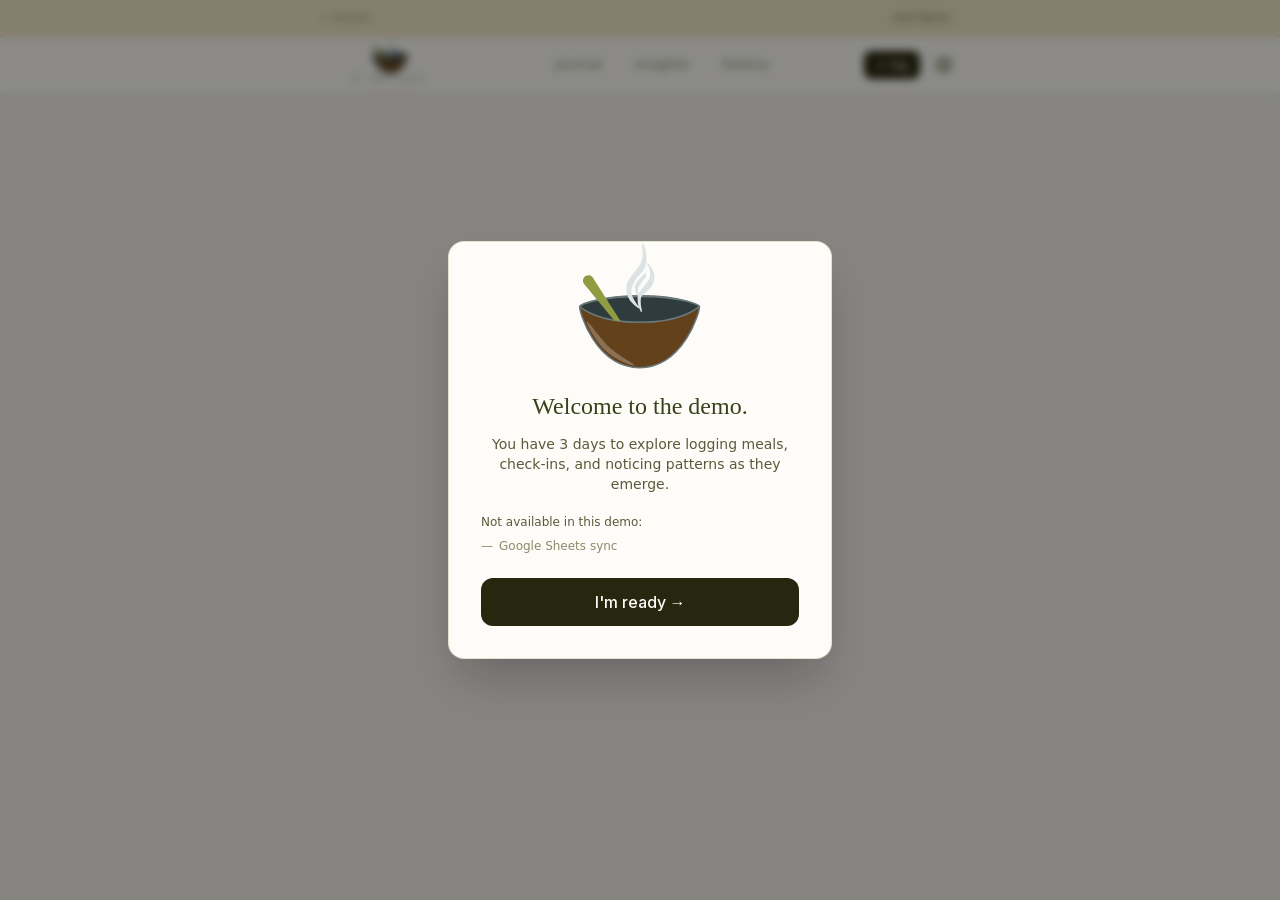
<file: oauth/callback/index.html>
<!DOCTYPE html><html lang="en" class="__variable_f367f3"><head><meta charSet="utf-8"/><meta name="viewport" content="width=device-width, initial-scale=1"/><link rel="preload" href="/_next/static/media/e4af272ccee01ff0-s.p.woff2" as="font" crossorigin="" type="font/woff2"/><link rel="stylesheet" href="/_next/static/css/3a38260b06e91486.css" data-precedence="next"/><link rel="preload" as="script" fetchPriority="low" href="/_next/static/chunks/webpack-536a02bfaea3b073.js"/><script src="/_next/static/chunks/fd9d1056-b6f716b34aaf6ca0.js" async=""></script><script src="/_next/static/chunks/117-81877726bcd27724.js" async=""></script><script src="/_next/static/chunks/main-app-d443a8162a0ba440.js" async=""></script><script src="/_next/static/chunks/app/oauth/callback/page-8cd14a5286d1642a.js" async=""></script><script src="/_next/static/chunks/164f4fb6-d89272916454e223.js" async=""></script><script src="/_next/static/chunks/890-050b3d669cbfbf7b.js" async=""></script><script src="/_next/static/chunks/648-f541ea3954b6f258.js" async=""></script><script src="/_next/static/chunks/758-e54a7cedb0fabda7.js" async=""></script><script src="/_next/static/chunks/396-6f61d3a536bc661b.js" async=""></script><script src="/_next/static/chunks/154-6d3dc3b0590e267d.js" async=""></script><script src="/_next/static/chunks/848-af183792774a336f.js" async=""></script><script src="/_next/static/chunks/app/layout-9da842c5bb558d25.js" async=""></script><link rel="preload" href="https://accounts.google.com/gsi/client" as="script"/><title>At the Table</title><meta name="description" content="The mindful food journal. What&#x27;s in the pot?"/><link rel="icon" href="/icon.svg?df5c14d7b596c966" type="image/svg+xml" sizes="any"/><meta name="next-size-adjust"/><script src="/_next/static/chunks/polyfills-42372ed130431b0a.js" noModule=""></script></head><body class="__className_f367f3 antialiased"><div class="min-h-screen bg-att-bg flex flex-col"><div class="bg-att-gold-lt border-b" style="border-color:var(--att-border)"><div class="max-w-2xl mx-auto px-4 h-9 flex items-center justify-between"><a href="https://demo.truefork.dev" class="font-sans text-[11px] text-att-text-lt hover:text-att-ink transition-colors">← demos</a><button class="font-sans text-[11px] rounded-full px-2.5 py-0.5 text-att-text-md hover:text-att-ink transition-colors" style="border:1px solid var(--att-border)">end demo</button></div></div><header class="sticky top-0 z-40 bg-att-surface border-b" style="border-color:var(--att-border)"><div class="max-w-2xl mx-auto px-4 h-16 sm:h-14 flex items-center justify-between relative"><a class="shrink-0 flex items-center gap-2.5 ml-4 sm:ml-0" href="/journal/"><div class="sm:hidden flex flex-col items-center" style="width:140px;height:50px"><svg viewBox="60 400 1700 1290" overflow="visible" fill="none" stroke-linecap="round" stroke-linejoin="round" class="cursor-pointer h-8 w-auto text-att-ink/60" aria-label="At the Table" role="img"><defs><clipPath id="utensil-clip-:R5ackq:"><rect x="-200" y="360" width="2200" height="540"></rect><path d="M96.26,833.726c-0.536,-0.54 -0.8,-0.82 -0.8,-0.82c-0,-0 4.106,0.892 5.1,-0.161c19.402,-20.543 241.561,-131.967 814.354,-131.967c588.747,0 783.934,125.081 790.137,131.967c0.096,0.107 0.144,0.161 0.144,0.161c-0,-0 -2.21,0.767 -2.261,0.82c-4.538,4.723 -209.585,216.274 -800.795,216.274c-580.513,0 -791.474,-201.78 -805.879,-216.274Z" fill="black" stroke="none"></path></clipPath></defs><path pathLength="1" vector-effect="non-scaling-stroke" stroke="var(--att-slate)" fill="var(--att-brown)" stroke-width="1.5" d="M1705.12,835.715c13.528,48.303 -206.787,822.994 -804.326,822.994c-599.014,0 -817.926,-774.179 -804.532,-822.256c0.225,-0.807 0.452,-1.613 0.68,-2.418c19.402,-20.475 243.044,-142.443 815.837,-142.443c588.747,-0 786.071,137.02 792.274,143.883c0.022,0.08 0.045,0.16 0.067,0.24Z" style="stroke-dasharray:1;stroke-dashoffset:1;fill-opacity:0"></path><path pathLength="1" vector-effect="non-scaling-stroke" stroke="none" fill="white" d="M189.089,1038.04c25.495,-10.791 188.512,237.441 301.521,341.516c133.213,122.683 343.602,226.96 339.866,241.187c-8.453,32.189 -296.076,-85.974 -422.238,-223.823c-117.599,-128.495 -232.135,-353.384 -219.149,-358.88Z" style="stroke-dasharray:1;stroke-dashoffset:1;fill-opacity:0"></path><path pathLength="1" vector-effect="non-scaling-stroke" stroke="var(--att-slate)" fill="var(--att-slate-dk)" stroke-width="1.5" d="M96.26,833.726c-0.536,-0.54 -0.8,-0.82 -0.8,-0.82c-0,-0 4.106,0.892 5.1,-0.161c19.402,-20.543 241.561,-131.967 814.354,-131.967c588.747,0 783.934,125.081 790.137,131.967c0.096,0.107 0.144,0.161 0.144,0.161c-0,-0 -2.21,0.767 -2.261,0.82c-4.538,4.723 -209.585,216.274 -800.795,216.274c-580.513,0 -791.474,-201.78 -805.879,-216.274Z" style="stroke-dasharray:1;stroke-dashoffset:1;fill-opacity:0"></path><path pathLength="1" vector-effect="non-scaling-stroke" stroke="var(--att-moss)" fill="var(--att-moss)" stroke-width="1.5" clip-path="url(#utensil-clip-:R5ackq:)" d="M781.964,1276.66c-205.954,-250.512 -413.475,-499.733 -619.429,-750.245c-2.677,-3.257 -4.612,-7.096 -6.36,-10.933c-1.702,-3.732 -3.01,-7.664 -3.939,-11.66c-0.914,-3.936 -1.429,-7.982 -1.566,-12.021c-0.137,-4.012 0.119,-8.056 0.747,-12.022c0.629,-3.966 1.635,-7.89 3.006,-11.665c1.379,-3.798 3.119,-7.487 5.206,-10.947c2.118,-3.513 4.577,-6.848 7.349,-9.872c0.012,-0.013 9.437,-8.438 9.445,-8.443c3.643,-2.12 7.096,-4.611 10.932,-6.36c3.733,-1.702 7.664,-3.009 11.66,-3.938c3.936,-0.915 7.982,-1.429 12.021,-1.567c4.013,-0.137 8.056,0.119 12.022,0.748c3.966,0.628 7.891,1.635 11.665,3.005c3.798,1.379 7.487,3.119 10.948,5.206c3.513,2.118 6.847,4.577 9.871,7.349c3.108,2.849 6.162,5.876 8.431,9.429c174.579,273.305 347.447,547.7 522.026,821.005l-4.035,2.931Z" style="stroke-dasharray:1;stroke-dashoffset:1;fill-opacity:0"></path><g transform="translate(-511, -954) scale(1.3635000000000002)"><path pathLength="1" vector-effect="non-scaling-stroke" stroke="var(--att-slate-lt)" fill="var(--att-slate-lt)" stroke-width="1.5" d="M1066.44,700.014c0,-0 6.498,95.026 6.865,95.92c0.368,0.894 -1.656,36.017 -6.865,54.274c-5.655,19.821 -14.254,45.442 -27.067,64.654c-25.06,37.576 -96.778,118.395 -116.796,163.482c-13.683,30.817 -10.418,76.149 -4.929,104.742c4.884,25.445 17.091,49.903 32.933,70.405c17.926,23.199 74.624,68.79 74.624,68.79c1.191,5.368 -65.742,-80.419 -74.624,-127.411c-4.785,-25.312 -3.04,-51.605 4.565,-75.552c9.186,-28.924 27.337,-68.534 50.551,-97.993c26.631,-33.795 58.527,-48.204 78.348,-100.916c14.831,-39.441 10.896,-110.132 5.787,-143.972c-4.273,-28.308 -23.392,-76.423 -23.392,-76.423Z" style="stroke-dasharray:1;stroke-dashoffset:1;fill-opacity:0"></path><path pathLength="1" vector-effect="non-scaling-stroke" stroke="var(--att-slate-lt)" fill="var(--att-slate-lt)" stroke-width="1.5" d="M996.418,1110.58c-8.131,27.662 18.878,86.547 18.878,86.547c0,-0 -5.637,-55.423 2.66,-74.23c12.714,-28.816 59.564,-84.181 72.804,-106.553c4.403,-7.44 3.804,-25.806 3.804,-25.806c-2.136,-2.96 -87.429,83.582 -98.146,120.042Z" style="stroke-dasharray:1;stroke-dashoffset:1;fill-opacity:0"></path><path pathLength="1" vector-effect="non-scaling-stroke" stroke="var(--att-slate-lt)" fill="var(--att-slate-lt)" stroke-width="1.5" d="M1119.11,896.732c-0,-0 19.844,38.605 23.474,59.667c3.912,22.706 7.053,52.037 -0,76.564c-14.59,50.731 -92.269,116.669 -111.631,158.509c-13.387,28.928 -7.327,65.473 -4.541,92.532c2.492,24.202 26.373,74.771 26.373,74.771c-0,-0 -10.991,-47.764 -12.471,-65.546c-2.078,-24.972 -5.688,-67.548 12.471,-88.986c27.216,-32.132 82.698,-67.271 101.767,-105.845c19.069,-38.573 23.771,-92.936 12.648,-125.597c-12.648,-37.141 -48.09,-76.069 -48.09,-76.069Z" style="stroke-dasharray:1;stroke-dashoffset:1;fill-opacity:0"></path></g></svg><svg width="140" height="20" viewBox="0 0 140 20" overflow="visible" class="pointer-events-none -mt-1" aria-hidden="true"><defs><path id="wordmark-arc" d="M 5,2 A 160,160 0 0,0 135,2"></path></defs><text font-size="9.5" letter-spacing="3" style="font-family:var(--font-serif, Georgia, serif);fill:var(--att-ink);fill-opacity:0.6"><textPath href="#wordmark-arc" startOffset="50%" text-anchor="middle">at the table</textPath></text></svg></div><div class="hidden sm:flex flex-col items-center" style="width:140px;height:38px"><svg viewBox="60 400 1700 1290" overflow="visible" fill="none" stroke-linecap="round" stroke-linejoin="round" class="cursor-pointer h-7 w-auto text-att-ink/60" aria-label="At the Table" role="img"><defs><clipPath id="utensil-clip-:R6ackq:"><rect x="-200" y="360" width="2200" height="540"></rect><path d="M96.26,833.726c-0.536,-0.54 -0.8,-0.82 -0.8,-0.82c-0,-0 4.106,0.892 5.1,-0.161c19.402,-20.543 241.561,-131.967 814.354,-131.967c588.747,0 783.934,125.081 790.137,131.967c0.096,0.107 0.144,0.161 0.144,0.161c-0,-0 -2.21,0.767 -2.261,0.82c-4.538,4.723 -209.585,216.274 -800.795,216.274c-580.513,0 -791.474,-201.78 -805.879,-216.274Z" fill="black" stroke="none"></path></clipPath></defs><path pathLength="1" vector-effect="non-scaling-stroke" stroke="var(--att-slate)" fill="var(--att-brown)" stroke-width="1.5" d="M1705.12,835.715c13.528,48.303 -206.787,822.994 -804.326,822.994c-599.014,0 -817.926,-774.179 -804.532,-822.256c0.225,-0.807 0.452,-1.613 0.68,-2.418c19.402,-20.475 243.044,-142.443 815.837,-142.443c588.747,-0 786.071,137.02 792.274,143.883c0.022,0.08 0.045,0.16 0.067,0.24Z" style="stroke-dasharray:1;stroke-dashoffset:1;fill-opacity:0"></path><path pathLength="1" vector-effect="non-scaling-stroke" stroke="none" fill="white" d="M189.089,1038.04c25.495,-10.791 188.512,237.441 301.521,341.516c133.213,122.683 343.602,226.96 339.866,241.187c-8.453,32.189 -296.076,-85.974 -422.238,-223.823c-117.599,-128.495 -232.135,-353.384 -219.149,-358.88Z" style="stroke-dasharray:1;stroke-dashoffset:1;fill-opacity:0"></path><path pathLength="1" vector-effect="non-scaling-stroke" stroke="var(--att-slate)" fill="var(--att-slate-dk)" stroke-width="1.5" d="M96.26,833.726c-0.536,-0.54 -0.8,-0.82 -0.8,-0.82c-0,-0 4.106,0.892 5.1,-0.161c19.402,-20.543 241.561,-131.967 814.354,-131.967c588.747,0 783.934,125.081 790.137,131.967c0.096,0.107 0.144,0.161 0.144,0.161c-0,-0 -2.21,0.767 -2.261,0.82c-4.538,4.723 -209.585,216.274 -800.795,216.274c-580.513,0 -791.474,-201.78 -805.879,-216.274Z" style="stroke-dasharray:1;stroke-dashoffset:1;fill-opacity:0"></path><path pathLength="1" vector-effect="non-scaling-stroke" stroke="var(--att-moss)" fill="var(--att-moss)" stroke-width="1.5" clip-path="url(#utensil-clip-:R6ackq:)" d="M781.964,1276.66c-205.954,-250.512 -413.475,-499.733 -619.429,-750.245c-2.677,-3.257 -4.612,-7.096 -6.36,-10.933c-1.702,-3.732 -3.01,-7.664 -3.939,-11.66c-0.914,-3.936 -1.429,-7.982 -1.566,-12.021c-0.137,-4.012 0.119,-8.056 0.747,-12.022c0.629,-3.966 1.635,-7.89 3.006,-11.665c1.379,-3.798 3.119,-7.487 5.206,-10.947c2.118,-3.513 4.577,-6.848 7.349,-9.872c0.012,-0.013 9.437,-8.438 9.445,-8.443c3.643,-2.12 7.096,-4.611 10.932,-6.36c3.733,-1.702 7.664,-3.009 11.66,-3.938c3.936,-0.915 7.982,-1.429 12.021,-1.567c4.013,-0.137 8.056,0.119 12.022,0.748c3.966,0.628 7.891,1.635 11.665,3.005c3.798,1.379 7.487,3.119 10.948,5.206c3.513,2.118 6.847,4.577 9.871,7.349c3.108,2.849 6.162,5.876 8.431,9.429c174.579,273.305 347.447,547.7 522.026,821.005l-4.035,2.931Z" style="stroke-dasharray:1;stroke-dashoffset:1;fill-opacity:0"></path><g transform="translate(-511, -954) scale(1.3635000000000002)"><path pathLength="1" vector-effect="non-scaling-stroke" stroke="var(--att-slate-lt)" fill="var(--att-slate-lt)" stroke-width="1.5" d="M1066.44,700.014c0,-0 6.498,95.026 6.865,95.92c0.368,0.894 -1.656,36.017 -6.865,54.274c-5.655,19.821 -14.254,45.442 -27.067,64.654c-25.06,37.576 -96.778,118.395 -116.796,163.482c-13.683,30.817 -10.418,76.149 -4.929,104.742c4.884,25.445 17.091,49.903 32.933,70.405c17.926,23.199 74.624,68.79 74.624,68.79c1.191,5.368 -65.742,-80.419 -74.624,-127.411c-4.785,-25.312 -3.04,-51.605 4.565,-75.552c9.186,-28.924 27.337,-68.534 50.551,-97.993c26.631,-33.795 58.527,-48.204 78.348,-100.916c14.831,-39.441 10.896,-110.132 5.787,-143.972c-4.273,-28.308 -23.392,-76.423 -23.392,-76.423Z" style="stroke-dasharray:1;stroke-dashoffset:1;fill-opacity:0"></path><path pathLength="1" vector-effect="non-scaling-stroke" stroke="var(--att-slate-lt)" fill="var(--att-slate-lt)" stroke-width="1.5" d="M996.418,1110.58c-8.131,27.662 18.878,86.547 18.878,86.547c0,-0 -5.637,-55.423 2.66,-74.23c12.714,-28.816 59.564,-84.181 72.804,-106.553c4.403,-7.44 3.804,-25.806 3.804,-25.806c-2.136,-2.96 -87.429,83.582 -98.146,120.042Z" style="stroke-dasharray:1;stroke-dashoffset:1;fill-opacity:0"></path><path pathLength="1" vector-effect="non-scaling-stroke" stroke="var(--att-slate-lt)" fill="var(--att-slate-lt)" stroke-width="1.5" d="M1119.11,896.732c-0,-0 19.844,38.605 23.474,59.667c3.912,22.706 7.053,52.037 -0,76.564c-14.59,50.731 -92.269,116.669 -111.631,158.509c-13.387,28.928 -7.327,65.473 -4.541,92.532c2.492,24.202 26.373,74.771 26.373,74.771c-0,-0 -10.991,-47.764 -12.471,-65.546c-2.078,-24.972 -5.688,-67.548 12.471,-88.986c27.216,-32.132 82.698,-67.271 101.767,-105.845c19.069,-38.573 23.771,-92.936 12.648,-125.597c-12.648,-37.141 -48.09,-76.069 -48.09,-76.069Z" style="stroke-dasharray:1;stroke-dashoffset:1;fill-opacity:0"></path></g></svg><svg width="140" height="14" viewBox="0 0 140 14" overflow="visible" class="pointer-events-none -mt-1" aria-hidden="true"><defs><path id="wordmark-arc-desktop" d="M 5,2 A 210,210 0 0,0 135,2"></path></defs><text font-size="9.5" letter-spacing="3" style="font-family:var(--font-serif, Georgia, serif);fill:var(--att-ink);fill-opacity:0.6"><textPath href="#wordmark-arc-desktop" startOffset="50%" text-anchor="middle">at the table</textPath></text></svg></div></a><nav class="hidden sm:flex"><a class="font-sans text-sm px-4 h-14 inline-flex items-center border-b-2 transition-colors text-att-text-lt hover:text-att-ink border-transparent" href="/journal/">journal</a><a class="font-sans text-sm px-4 h-14 inline-flex items-center border-b-2 transition-colors text-att-text-lt hover:text-att-ink border-transparent" href="/insights/">insights</a><a class="font-sans text-sm px-4 h-14 inline-flex items-center border-b-2 transition-colors text-att-text-lt hover:text-att-ink border-transparent" href="/history/">history</a></nav><div class="flex items-center gap-2"><a class="font-sans text-sm sm:text-xs bg-att-ink text-att-bg px-4 py-2 sm:px-3 sm:py-1.5 rounded-lg hover:bg-att-olive-dk transition-colors" href="/entry/">+ log</a><a class="text-att-text-md hover:text-att-ink transition-colors p-2 sm:p-1.5" aria-label="Settings" href="/settings/"><svg class="w-6 h-6 sm:w-5 sm:h-5" fill="none" stroke="currentColor" stroke-width="1.75" viewBox="0 0 24 24" aria-hidden="true"><path stroke-linecap="round" stroke-linejoin="round" d="M9.594 3.94c.09-.542.56-.94 1.11-.94h2.593c.55 0 1.02.398 1.11.94l.213 1.281c.063.374.313.686.645.87.074.04.147.083.22.127.325.196.72.257 1.075.124l1.217-.456a1.125 1.125 0 0 1 1.37.49l1.296 2.247a1.125 1.125 0 0 1-.26 1.431l-1.003.827c-.293.241-.438.613-.43.992a7.723 7.723 0 0 1 0 .255c-.008.378.137.75.43.991l1.004.827c.424.35.534.955.26 1.43l-1.298 2.247a1.125 1.125 0 0 1-1.369.491l-1.217-.456c-.355-.133-.75-.072-1.076.124a6.47 6.47 0 0 1-.22.128c-.331.183-.581.495-.644.869l-.213 1.281c-.09.543-.56.94-1.11.94h-2.594c-.55 0-1.019-.398-1.11-.94l-.213-1.281c-.062-.374-.312-.686-.644-.87a6.52 6.52 0 0 1-.22-.127c-.325-.196-.72-.257-1.076-.124l-1.217.456a1.125 1.125 0 0 1-1.369-.49l-1.297-2.247a1.125 1.125 0 0 1 .26-1.431l1.004-.827c.292-.24.437-.613.43-.991a6.932 6.932 0 0 1 0-.255c.007-.38-.138-.751-.43-.992l-1.004-.827a1.125 1.125 0 0 1-.26-1.43l1.297-2.247a1.125 1.125 0 0 1 1.37-.491l1.216.456c.356.133.751.072 1.076-.124.072-.044.146-.086.22-.128.332-.183.582-.495.644-.869l.214-1.28Z"></path><path stroke-linecap="round" stroke-linejoin="round" d="M15 12a3 3 0 1 1-6 0 3 3 0 0 1 6 0Z"></path></svg></a></div></div></header><main class="flex-1 max-w-2xl mx-auto w-full px-4 py-6 pb-28 sm:pb-6"><div class="flex items-center justify-center min-h-[70vh]"><p class="font-sans text-sm text-att-text-lt">Completing sign-in…</p></div></main><nav class="sm:hidden fixed bottom-0 left-0 right-0 z-40 bg-att-surface flex justify-evenly px-4 pt-2" style="border-top:0.5px solid var(--att-border);padding-bottom:calc(env(safe-area-inset-bottom) + 8px)"><a class="flex items-center justify-center py-3 px-7 rounded-2xl transition-colors text-att-text-lt" href="/journal/"><span class="font-sans text-sm">journal</span></a><a class="flex items-center justify-center py-3 px-7 rounded-2xl transition-colors text-att-text-lt" href="/insights/"><span class="font-sans text-sm">insights</span></a><a class="flex items-center justify-center py-3 px-7 rounded-2xl transition-colors text-att-text-lt" href="/history/"><span class="font-sans text-sm">history</span></a></nav></div><script src="/_next/static/chunks/webpack-536a02bfaea3b073.js" async=""></script><script>(self.__next_f=self.__next_f||[]).push([0]);self.__next_f.push([2,null])</script><script>self.__next_f.push([1,"1:HL[\"/_next/static/media/e4af272ccee01ff0-s.p.woff2\",\"font\",{\"crossOrigin\":\"\",\"type\":\"font/woff2\"}]\n2:HL[\"/_next/static/css/3a38260b06e91486.css\",\"style\"]\n"])</script><script>self.__next_f.push([1,"3:I[2846,[],\"\"]\n5:I[9107,[],\"ClientPageRoot\"]\n6:I[8614,[\"208\",\"static/chunks/app/oauth/callback/page-8cd14a5286d1642a.js\"],\"default\",1]\n7:I[4707,[],\"\"]\n8:I[6423,[],\"\"]\n9:I[2221,[\"505\",\"static/chunks/164f4fb6-d89272916454e223.js\",\"890\",\"static/chunks/890-050b3d669cbfbf7b.js\",\"648\",\"static/chunks/648-f541ea3954b6f258.js\",\"758\",\"static/chunks/758-e54a7cedb0fabda7.js\",\"396\",\"static/chunks/396-6f61d3a536bc661b.js\",\"154\",\"static/chunks/154-6d3dc3b0590e267d.js\",\"848\",\"static/chunks/848-af183792774a336f.js\",\"185\",\"static/chunks/app/layout-9da842c5bb558d25.js\"],\"default\",1]\nc:I[1060,[],\"\"]\na:{}\nd:[]\n"])</script><script>self.__next_f.push([1,"0:[\"$\",\"$L3\",null,{\"buildId\":\"08twkF8TpwKfHkFWEELfO\",\"assetPrefix\":\"\",\"urlParts\":[\"\",\"oauth\",\"callback\",\"\"],\"initialTree\":[\"\",{\"children\":[\"oauth\",{\"children\":[\"callback\",{\"children\":[\"__PAGE__\",{}]}]}]},\"$undefined\",\"$undefined\",true],\"initialSeedData\":[\"\",{\"children\":[\"oauth\",{\"children\":[\"callback\",{\"children\":[\"__PAGE__\",{},[[\"$L4\",[\"$\",\"$L5\",null,{\"props\":{\"params\":{},\"searchParams\":{}},\"Component\":\"$6\"}],null],null],null]},[null,[\"$\",\"$L7\",null,{\"parallelRouterKey\":\"children\",\"segmentPath\":[\"children\",\"oauth\",\"children\",\"callback\",\"children\"],\"error\":\"$undefined\",\"errorStyles\":\"$undefined\",\"errorScripts\":\"$undefined\",\"template\":[\"$\",\"$L8\",null,{}],\"templateStyles\":\"$undefined\",\"templateScripts\":\"$undefined\",\"notFound\":\"$undefined\",\"notFoundStyles\":\"$undefined\"}]],null]},[null,[\"$\",\"$L7\",null,{\"parallelRouterKey\":\"children\",\"segmentPath\":[\"children\",\"oauth\",\"children\"],\"error\":\"$undefined\",\"errorStyles\":\"$undefined\",\"errorScripts\":\"$undefined\",\"template\":[\"$\",\"$L8\",null,{}],\"templateStyles\":\"$undefined\",\"templateScripts\":\"$undefined\",\"notFound\":\"$undefined\",\"notFoundStyles\":\"$undefined\"}]],null]},[[[[\"$\",\"link\",\"0\",{\"rel\":\"stylesheet\",\"href\":\"/_next/static/css/3a38260b06e91486.css\",\"precedence\":\"next\",\"crossOrigin\":\"$undefined\"}]],[\"$\",\"$L9\",null,{\"children\":[\"$\",\"$L7\",null,{\"parallelRouterKey\":\"children\",\"segmentPath\":[\"children\"],\"error\":\"$undefined\",\"errorStyles\":\"$undefined\",\"errorScripts\":\"$undefined\",\"template\":[\"$\",\"$L8\",null,{}],\"templateStyles\":\"$undefined\",\"templateScripts\":\"$undefined\",\"notFound\":[[\"$\",\"title\",null,{\"children\":\"404: This page could not be found.\"}],[\"$\",\"div\",null,{\"style\":{\"fontFamily\":\"system-ui,\\\"Segoe UI\\\",Roboto,Helvetica,Arial,sans-serif,\\\"Apple Color Emoji\\\",\\\"Segoe UI Emoji\\\"\",\"height\":\"100vh\",\"textAlign\":\"center\",\"display\":\"flex\",\"flexDirection\":\"column\",\"alignItems\":\"center\",\"justifyContent\":\"center\"},\"children\":[\"$\",\"div\",null,{\"children\":[[\"$\",\"style\",null,{\"dangerouslySetInnerHTML\":{\"__html\":\"body{color:#000;background:#fff;margin:0}.next-error-h1{border-right:1px solid rgba(0,0,0,.3)}@media (prefers-color-scheme:dark){body{color:#fff;background:#000}.next-error-h1{border-right:1px solid rgba(255,255,255,.3)}}\"}}],[\"$\",\"h1\",null,{\"className\":\"next-error-h1\",\"style\":{\"display\":\"inline-block\",\"margin\":\"0 20px 0 0\",\"padding\":\"0 23px 0 0\",\"fontSize\":24,\"fontWeight\":500,\"verticalAlign\":\"top\",\"lineHeight\":\"49px\"},\"children\":\"404\"}],[\"$\",\"div\",null,{\"style\":{\"display\":\"inline-block\"},\"children\":[\"$\",\"h2\",null,{\"style\":{\"fontSize\":14,\"fontWeight\":400,\"lineHeight\":\"49px\",\"margin\":0},\"children\":\"This page could not be found.\"}]}]]}]}]],\"notFoundStyles\":[]}],\"params\":\"$a\"}]],null],null],\"couldBeIntercepted\":false,\"initialHead\":[null,\"$Lb\"],\"globalErrorComponent\":\"$c\",\"missingSlots\":\"$Wd\"}]\n"])</script><script>self.__next_f.push([1,"b:[[\"$\",\"meta\",\"0\",{\"name\":\"viewport\",\"content\":\"width=device-width, initial-scale=1\"}],[\"$\",\"meta\",\"1\",{\"charSet\":\"utf-8\"}],[\"$\",\"link\",\"2\",{\"rel\":\"icon\",\"href\":\"/icon.svg?df5c14d7b596c966\",\"type\":\"image/svg+xml\",\"sizes\":\"any\"}],[\"$\",\"meta\",\"3\",{\"name\":\"next-size-adjust\"}]]\n4:null\n"])</script></body></html>
</file>
<file: _next/static/css/3a38260b06e91486.css>
*,:after,:before{--tw-border-spacing-x:0;--tw-border-spacing-y:0;--tw-translate-x:0;--tw-translate-y:0;--tw-rotate:0;--tw-skew-x:0;--tw-skew-y:0;--tw-scale-x:1;--tw-scale-y:1;--tw-pan-x: ;--tw-pan-y: ;--tw-pinch-zoom: ;--tw-scroll-snap-strictness:proximity;--tw-gradient-from-position: ;--tw-gradient-via-position: ;--tw-gradient-to-position: ;--tw-ordinal: ;--tw-slashed-zero: ;--tw-numeric-figure: ;--tw-numeric-spacing: ;--tw-numeric-fraction: ;--tw-ring-inset: ;--tw-ring-offset-width:0px;--tw-ring-offset-color:#fff;--tw-ring-color:rgba(59,130,246,.5);--tw-ring-offset-shadow:0 0 #0000;--tw-ring-shadow:0 0 #0000;--tw-shadow:0 0 #0000;--tw-shadow-colored:0 0 #0000;--tw-blur: ;--tw-brightness: ;--tw-contrast: ;--tw-grayscale: ;--tw-hue-rotate: ;--tw-invert: ;--tw-saturate: ;--tw-sepia: ;--tw-drop-shadow: ;--tw-backdrop-blur: ;--tw-backdrop-brightness: ;--tw-backdrop-contrast: ;--tw-backdrop-grayscale: ;--tw-backdrop-hue-rotate: ;--tw-backdrop-invert: ;--tw-backdrop-opacity: ;--tw-backdrop-saturate: ;--tw-backdrop-sepia: ;--tw-contain-size: ;--tw-contain-layout: ;--tw-contain-paint: ;--tw-contain-style: }::backdrop{--tw-border-spacing-x:0;--tw-border-spacing-y:0;--tw-translate-x:0;--tw-translate-y:0;--tw-rotate:0;--tw-skew-x:0;--tw-skew-y:0;--tw-scale-x:1;--tw-scale-y:1;--tw-pan-x: ;--tw-pan-y: ;--tw-pinch-zoom: ;--tw-scroll-snap-strictness:proximity;--tw-gradient-from-position: ;--tw-gradient-via-position: ;--tw-gradient-to-position: ;--tw-ordinal: ;--tw-slashed-zero: ;--tw-numeric-figure: ;--tw-numeric-spacing: ;--tw-numeric-fraction: ;--tw-ring-inset: ;--tw-ring-offset-width:0px;--tw-ring-offset-color:#fff;--tw-ring-color:rgba(59,130,246,.5);--tw-ring-offset-shadow:0 0 #0000;--tw-ring-shadow:0 0 #0000;--tw-shadow:0 0 #0000;--tw-shadow-colored:0 0 #0000;--tw-blur: ;--tw-brightness: ;--tw-contrast: ;--tw-grayscale: ;--tw-hue-rotate: ;--tw-invert: ;--tw-saturate: ;--tw-sepia: ;--tw-drop-shadow: ;--tw-backdrop-blur: ;--tw-backdrop-brightness: ;--tw-backdrop-contrast: ;--tw-backdrop-grayscale: ;--tw-backdrop-hue-rotate: ;--tw-backdrop-invert: ;--tw-backdrop-opacity: ;--tw-backdrop-saturate: ;--tw-backdrop-sepia: ;--tw-contain-size: ;--tw-contain-layout: ;--tw-contain-paint: ;--tw-contain-style: }/*
! tailwindcss v3.4.19 | MIT License | https://tailwindcss.com
*/*,:after,:before{box-sizing:border-box;border:0 solid #e5e7eb}:after,:before{--tw-content:""}:host,html{line-height:1.5;-webkit-text-size-adjust:100%;-moz-tab-size:4;-o-tab-size:4;tab-size:4;font-family:ui-sans-serif,system-ui,sans-serif,Apple Color Emoji,Segoe UI Emoji,Segoe UI Symbol,Noto Color Emoji;font-feature-settings:normal;font-variation-settings:normal;-webkit-tap-highlight-color:transparent}body{margin:0;line-height:inherit}hr{height:0;color:inherit;border-top-width:1px}abbr:where([title]){-webkit-text-decoration:underline dotted;text-decoration:underline dotted}h1,h2,h3,h4,h5,h6{font-size:inherit;font-weight:inherit}a{color:inherit;text-decoration:inherit}b,strong{font-weight:bolder}code,kbd,pre,samp{font-family:ui-monospace,SFMono-Regular,Menlo,Monaco,Consolas,Liberation Mono,Courier New,monospace;font-feature-settings:normal;font-variation-settings:normal;font-size:1em}small{font-size:80%}sub,sup{font-size:75%;line-height:0;position:relative;vertical-align:baseline}sub{bottom:-.25em}sup{top:-.5em}table{text-indent:0;border-color:inherit;border-collapse:collapse}button,input,optgroup,select,textarea{font-family:inherit;font-feature-settings:inherit;font-variation-settings:inherit;font-size:100%;font-weight:inherit;line-height:inherit;letter-spacing:inherit;color:inherit;margin:0;padding:0}button,select{text-transform:none}button,input:where([type=button]),input:where([type=reset]),input:where([type=submit]){-webkit-appearance:button;background-color:transparent;background-image:none}:-moz-focusring{outline:auto}:-moz-ui-invalid{box-shadow:none}progress{vertical-align:baseline}::-webkit-inner-spin-button,::-webkit-outer-spin-button{height:auto}[type=search]{-webkit-appearance:textfield;outline-offset:-2px}::-webkit-search-decoration{-webkit-appearance:none}::-webkit-file-upload-button{-webkit-appearance:button;font:inherit}summary{display:list-item}blockquote,dd,dl,figure,h1,h2,h3,h4,h5,h6,hr,p,pre{margin:0}fieldset{margin:0}fieldset,legend{padding:0}menu,ol,ul{list-style:none;margin:0;padding:0}dialog{padding:0}textarea{resize:vertical}input::-moz-placeholder,textarea::-moz-placeholder{opacity:1;color:#9ca3af}input::placeholder,textarea::placeholder{opacity:1;color:#9ca3af}[role=button],button{cursor:pointer}:disabled{cursor:default}audio,canvas,embed,iframe,img,object,svg,video{display:block;vertical-align:middle}img,video{max-width:100%;height:auto}[hidden]:where(:not([hidden=until-found])){display:none}html{-webkit-font-smoothing:antialiased;-moz-osx-font-smoothing:grayscale;scroll-behavior:smooth}body{--tw-bg-opacity:1;background-color:rgb(242 240 235/var(--tw-bg-opacity,1));--tw-text-opacity:1;color:rgb(39 39 15/var(--tw-text-opacity,1));min-height:100vh}*{-webkit-tap-highlight-color:transparent}.container{width:100%}@media (min-width:640px){.container{max-width:640px}}@media (min-width:768px){.container{max-width:768px}}@media (min-width:1024px){.container{max-width:1024px}}@media (min-width:1280px){.container{max-width:1280px}}@media (min-width:1536px){.container{max-width:1536px}}.card{border-radius:12px;--tw-bg-opacity:1;background-color:rgb(253 252 248/var(--tw-bg-opacity,1));--tw-shadow:0 2px 8px rgba(39,39,15,.08);--tw-shadow-colored:0 2px 8px var(--tw-shadow-color);box-shadow:var(--tw-ring-offset-shadow,0 0 #0000),var(--tw-ring-shadow,0 0 #0000),var(--tw-shadow);border:1px solid var(--att-border);padding:1rem}.btn-primary{--tw-bg-opacity:1;background-color:rgb(39 39 15/var(--tw-bg-opacity,1));--tw-text-opacity:1;color:rgb(253 252 248/var(--tw-text-opacity,1));border-radius:12px;padding:.75rem 1.5rem;font-weight:500;transition-property:color,background-color,border-color,text-decoration-color,fill,stroke;transition-timing-function:cubic-bezier(.4,0,.2,1);transition-duration:.2s}.btn-primary:hover{--tw-bg-opacity:1;background-color:rgb(61 59 22/var(--tw-bg-opacity,1))}.btn-primary:focus{outline:2px solid transparent;outline-offset:2px;--tw-ring-offset-shadow:var(--tw-ring-inset) 0 0 0 var(--tw-ring-offset-width) var(--tw-ring-offset-color);--tw-ring-shadow:var(--tw-ring-inset) 0 0 0 calc(2px + var(--tw-ring-offset-width)) var(--tw-ring-color);box-shadow:var(--tw-ring-offset-shadow),var(--tw-ring-shadow),var(--tw-shadow,0 0 #0000);--tw-ring-opacity:1;--tw-ring-color:rgb(113 110 41/var(--tw-ring-opacity,1));--tw-ring-offset-width:2px}.btn-primary:disabled{cursor:not-allowed;opacity:.5}.sr-only{position:absolute;width:1px;height:1px;padding:0;margin:-1px;overflow:hidden;clip:rect(0,0,0,0);white-space:nowrap;border-width:0}.not-sr-only{position:static;width:auto;height:auto;padding:0;margin:0;overflow:visible;clip:auto;white-space:normal}.pointer-events-none{pointer-events:none}.visible{visibility:visible}.invisible{visibility:hidden}.collapse{visibility:collapse}.static{position:static}.fixed{position:fixed}.absolute{position:absolute}.relative{position:relative}.sticky{position:sticky}.-inset-1{inset:-.25rem}.inset-0{inset:0}.inset-y-0{top:0;bottom:0}.-right-2{right:-.5rem}.-top-2{top:-.5rem}.bottom-0{bottom:0}.bottom-1{bottom:.25rem}.bottom-4{bottom:1rem}.bottom-full{bottom:100%}.left-0{left:0}.left-1{left:.25rem}.left-1\/2{left:50%}.left-2{left:.5rem}.right-0{right:0}.right-1{right:.25rem}.right-1\/2{right:50%}.top-0{top:0}.top-full{top:100%}.isolate{isolation:isolate}.isolation-auto{isolation:auto}.-z-10{z-index:-10}.z-0{z-index:0}.z-10{z-index:10}.z-20{z-index:20}.z-30{z-index:30}.z-40{z-index:40}.z-50{z-index:50}.z-\[100\]{z-index:100}.z-\[9999\]{z-index:9999}.col-span-1{grid-column:span 1/span 1}.col-span-10{grid-column:span 10/span 10}.col-span-11{grid-column:span 11/span 11}.col-span-12{grid-column:span 12/span 12}.col-span-2{grid-column:span 2/span 2}.col-span-3{grid-column:span 3/span 3}.col-span-4{grid-column:span 4/span 4}.col-span-5{grid-column:span 5/span 5}.col-span-6{grid-column:span 6/span 6}.col-span-7{grid-column:span 7/span 7}.col-span-8{grid-column:span 8/span 8}.col-span-9{grid-column:span 9/span 9}.row-span-2{grid-row:span 2/span 2}.-mx-3{margin-left:-.75rem;margin-right:-.75rem}.mx-2\.5{margin-left:.625rem;margin-right:.625rem}.mx-4{margin-left:1rem;margin-right:1rem}.mx-auto{margin-left:auto;margin-right:auto}.my-6{margin-top:1.5rem;margin-bottom:1.5rem}.-mb-px{margin-bottom:-1px}.-ml-0{margin-left:0}.-ml-0\.5{margin-left:-.125rem}.-ml-1{margin-left:-.25rem}.-ml-1\.5{margin-left:-.375rem}.-ml-px{margin-left:-1px}.-mr-1{margin-right:-.25rem}.-mr-2{margin-right:-.5rem}.-mt-0\.5{margin-top:-.125rem}.-mt-1{margin-top:-.25rem}.-mt-2{margin-top:-.5rem}.mb-0{margin-bottom:0}.mb-0\.5{margin-bottom:.125rem}.mb-1{margin-bottom:.25rem}.mb-1\.5{margin-bottom:.375rem}.mb-2{margin-bottom:.5rem}.mb-2\.5{margin-bottom:.625rem}.mb-3{margin-bottom:.75rem}.mb-4{margin-bottom:1rem}.mb-5{margin-bottom:1.25rem}.mb-6{margin-bottom:1.5rem}.ml-1{margin-left:.25rem}.ml-1\.5{margin-left:.375rem}.ml-2{margin-left:.5rem}.ml-3{margin-left:.75rem}.ml-4{margin-left:1rem}.ml-\[52px\]{margin-left:52px}.ml-auto{margin-left:auto}.ml-px{margin-left:1px}.mr-1{margin-right:.25rem}.mr-1\.5{margin-right:.375rem}.mr-10{margin-right:2.5rem}.mr-2{margin-right:.5rem}.mr-2\.5{margin-right:.625rem}.mr-20{margin-right:5rem}.mr-3{margin-right:.75rem}.mr-4{margin-right:1rem}.mr-5{margin-right:1.25rem}.mr-8{margin-right:2rem}.mt-0\.5{margin-top:.125rem}.mt-1{margin-top:.25rem}.mt-1\.5{margin-top:.375rem}.mt-2{margin-top:.5rem}.mt-3{margin-top:.75rem}.mt-4{margin-top:1rem}.line-clamp-1{-webkit-line-clamp:1}.line-clamp-1,.line-clamp-2{overflow:hidden;display:-webkit-box;-webkit-box-orient:vertical}.line-clamp-2{-webkit-line-clamp:2}.block{display:block}.inline-block{display:inline-block}.inline{display:inline}.flex{display:flex}.inline-flex{display:inline-flex}.table{display:table}.inline-table{display:inline-table}.table-caption{display:table-caption}.table-cell{display:table-cell}.table-column{display:table-column}.table-column-group{display:table-column-group}.table-footer-group{display:table-footer-group}.table-header-group{display:table-header-group}.table-row-group{display:table-row-group}.table-row{display:table-row}.flow-root{display:flow-root}.grid{display:grid}.inline-grid{display:inline-grid}.contents{display:contents}.list-item{display:list-item}.hidden{display:none}.aspect-\[4\/3\]{aspect-ratio:4/3}.size-3\.5{width:.875rem;height:.875rem}.h-0{height:0}.h-0\.5{height:.125rem}.h-1{height:.25rem}.h-1\.5{height:.375rem}.h-10{height:2.5rem}.h-12{height:3rem}.h-14{height:3.5rem}.h-16{height:4rem}.h-2{height:.5rem}.h-24{height:6rem}.h-3{height:.75rem}.h-3\.5{height:.875rem}.h-4{height:1rem}.h-40{height:10rem}.h-5{height:1.25rem}.h-6{height:1.5rem}.h-7{height:1.75rem}.h-8{height:2rem}.h-80{height:20rem}.h-9{height:2.25rem}.h-\[1px\]{height:1px}.h-\[56px\]{height:56px}.h-\[72px\]{height:72px}.h-full{height:100%}.max-h-0{max-height:0}.max-h-\[1200px\]{max-height:1200px}.max-h-\[228px\]{max-height:228px}.max-h-\[260px\]{max-height:260px}.max-h-\[300px\]{max-height:300px}.max-h-\[4000px\]{max-height:4000px}.max-h-\[75vh\]{max-height:75vh}.max-h-\[900px\]{max-height:900px}.max-h-\[92vh\]{max-height:92vh}.max-h-\[calc\(100dvh-2rem\)\]{max-height:calc(100dvh - 2rem)}.min-h-\[20vh\]{min-height:20vh}.min-h-\[30vh\]{min-height:30vh}.min-h-\[40vh\]{min-height:40vh}.min-h-\[50vh\]{min-height:50vh}.min-h-\[70vh\]{min-height:70vh}.min-h-\[75vh\]{min-height:75vh}.min-h-full{min-height:100%}.min-h-screen{min-height:100vh}.w-0{width:0}.w-1{width:.25rem}.w-1\.5{width:.375rem}.w-1\/2{width:50%}.w-10{width:2.5rem}.w-11{width:2.75rem}.w-12{width:3rem}.w-14{width:3.5rem}.w-16{width:4rem}.w-2{width:.5rem}.w-20{width:5rem}.w-24{width:6rem}.w-28{width:7rem}.w-3{width:.75rem}.w-3\.5{width:.875rem}.w-4{width:1rem}.w-48{width:12rem}.w-5{width:1.25rem}.w-6{width:1.5rem}.w-7{width:1.75rem}.w-8{width:2rem}.w-9{width:2.25rem}.w-\[44\%\]{width:44%}.w-\[50\%\]{width:50%}.w-\[56px\]{width:56px}.w-\[72px\]{width:72px}.w-\[90\%\]{width:90%}.w-\[94\%\]{width:94%}.w-\[var\(--button-width\)\]{width:var(--button-width)}.w-auto{width:auto}.w-full{width:100%}.w-max{width:-moz-max-content;width:max-content}.w-screen{width:100vw}.min-w-0{min-width:0}.min-w-44{min-width:11rem}.min-w-\[10rem\]{min-width:10rem}.min-w-\[16px\]{min-width:16px}.min-w-\[180px\]{min-width:180px}.min-w-\[200px\]{min-width:200px}.min-w-min{min-width:-moz-min-content;min-width:min-content}.max-w-2xl{max-width:42rem}.max-w-7xl{max-width:80rem}.max-w-\[100px\]{max-width:100px}.max-w-full{max-width:100%}.max-w-lg{max-width:32rem}.max-w-md{max-width:28rem}.max-w-sm{max-width:24rem}.max-w-xs{max-width:20rem}.flex-1{flex:1 1 0%}.flex-none{flex:none}.shrink{flex-shrink:1}.shrink-0{flex-shrink:0}.grow{flex-grow:1}.border-collapse{border-collapse:collapse}.-translate-x-1\/2{--tw-translate-x:-50%}.-translate-x-1\/2,.-translate-y-4{transform:translate(var(--tw-translate-x),var(--tw-translate-y)) rotate(var(--tw-rotate)) skewX(var(--tw-skew-x)) skewY(var(--tw-skew-y)) scaleX(var(--tw-scale-x)) scaleY(var(--tw-scale-y))}.-translate-y-4{--tw-translate-y:-1rem}.translate-x-0{--tw-translate-x:0px}.translate-x-0,.translate-x-1\/2{transform:translate(var(--tw-translate-x),var(--tw-translate-y)) rotate(var(--tw-rotate)) skewX(var(--tw-skew-x)) skewY(var(--tw-skew-y)) scaleX(var(--tw-scale-x)) scaleY(var(--tw-scale-y))}.translate-x-1\/2{--tw-translate-x:50%}.translate-x-5{--tw-translate-x:1.25rem}.translate-x-5,.translate-y-0{transform:translate(var(--tw-translate-x),var(--tw-translate-y)) rotate(var(--tw-rotate)) skewX(var(--tw-skew-x)) skewY(var(--tw-skew-y)) scaleX(var(--tw-scale-x)) scaleY(var(--tw-scale-y))}.translate-y-0{--tw-translate-y:0px}.-rotate-180{--tw-rotate:-180deg}.-rotate-180,.-rotate-90{transform:translate(var(--tw-translate-x),var(--tw-translate-y)) rotate(var(--tw-rotate)) skewX(var(--tw-skew-x)) skewY(var(--tw-skew-y)) scaleX(var(--tw-scale-x)) scaleY(var(--tw-scale-y))}.-rotate-90{--tw-rotate:-90deg}.rotate-180{--tw-rotate:180deg}.rotate-180,.rotate-90{transform:translate(var(--tw-translate-x),var(--tw-translate-y)) rotate(var(--tw-rotate)) skewX(var(--tw-skew-x)) skewY(var(--tw-skew-y)) scaleX(var(--tw-scale-x)) scaleY(var(--tw-scale-y))}.rotate-90{--tw-rotate:90deg}.scale-100{--tw-scale-x:1;--tw-scale-y:1}.scale-100,.scale-95{transform:translate(var(--tw-translate-x),var(--tw-translate-y)) rotate(var(--tw-rotate)) skewX(var(--tw-skew-x)) skewY(var(--tw-skew-y)) scaleX(var(--tw-scale-x)) scaleY(var(--tw-scale-y))}.scale-95{--tw-scale-x:.95;--tw-scale-y:.95}.transform{transform:translate(var(--tw-translate-x),var(--tw-translate-y)) rotate(var(--tw-rotate)) skewX(var(--tw-skew-x)) skewY(var(--tw-skew-y)) scaleX(var(--tw-scale-x)) scaleY(var(--tw-scale-y))}@keyframes ping{75%,to{transform:scale(2);opacity:0}}.animate-ping{animation:ping 1s cubic-bezier(0,0,.2,1) infinite}@keyframes pulse{50%{opacity:.5}}.animate-pulse{animation:pulse 2s cubic-bezier(.4,0,.6,1) infinite}@keyframes spin{to{transform:rotate(1turn)}}.animate-spin{animation:spin 1s linear infinite}.cursor-default{cursor:default}.cursor-not-allowed{cursor:not-allowed}.cursor-pointer{cursor:pointer}.touch-pinch-zoom{--tw-pinch-zoom:pinch-zoom;touch-action:var(--tw-pan-x) var(--tw-pan-y) var(--tw-pinch-zoom)}.select-none{-webkit-user-select:none;-moz-user-select:none;user-select:none}.resize-y{resize:vertical}.resize{resize:both}.snap-mandatory{--tw-scroll-snap-strictness:mandatory}.grid-cols-1{grid-template-columns:repeat(1,minmax(0,1fr))}.grid-cols-10{grid-template-columns:repeat(10,minmax(0,1fr))}.grid-cols-11{grid-template-columns:repeat(11,minmax(0,1fr))}.grid-cols-12{grid-template-columns:repeat(12,minmax(0,1fr))}.grid-cols-2{grid-template-columns:repeat(2,minmax(0,1fr))}.grid-cols-3{grid-template-columns:repeat(3,minmax(0,1fr))}.grid-cols-4{grid-template-columns:repeat(4,minmax(0,1fr))}.grid-cols-5{grid-template-columns:repeat(5,minmax(0,1fr))}.grid-cols-6{grid-template-columns:repeat(6,minmax(0,1fr))}.grid-cols-7{grid-template-columns:repeat(7,minmax(0,1fr))}.grid-cols-8{grid-template-columns:repeat(8,minmax(0,1fr))}.grid-cols-9{grid-template-columns:repeat(9,minmax(0,1fr))}.grid-cols-none{grid-template-columns:none}.grid-rows-2{grid-template-rows:repeat(2,minmax(0,1fr))}.flex-row{flex-direction:row}.flex-row-reverse{flex-direction:row-reverse}.flex-col{flex-direction:column}.flex-col-reverse{flex-direction:column-reverse}.flex-wrap{flex-wrap:wrap}.flex-nowrap{flex-wrap:nowrap}.items-start{align-items:flex-start}.items-end{align-items:flex-end}.items-center{align-items:center}.items-baseline{align-items:baseline}.items-stretch{align-items:stretch}.justify-start{justify-content:flex-start}.justify-end{justify-content:flex-end}.justify-center{justify-content:center}.justify-between{justify-content:space-between}.justify-around{justify-content:space-around}.justify-evenly{justify-content:space-evenly}.gap-0\.5{gap:.125rem}.gap-1{gap:.25rem}.gap-1\.5{gap:.375rem}.gap-10{gap:2.5rem}.gap-2{gap:.5rem}.gap-2\.5{gap:.625rem}.gap-3{gap:.75rem}.gap-4{gap:1rem}.gap-5{gap:1.25rem}.gap-6{gap:1.5rem}.gap-8{gap:2rem}.gap-x-1{-moz-column-gap:.25rem;column-gap:.25rem}.gap-x-3{-moz-column-gap:.75rem;column-gap:.75rem}.gap-x-4{-moz-column-gap:1rem;column-gap:1rem}.gap-y-0\.5{row-gap:.125rem}.gap-y-1{row-gap:.25rem}.space-x-0\.5>:not([hidden])~:not([hidden]){--tw-space-x-reverse:0;margin-right:calc(.125rem * var(--tw-space-x-reverse));margin-left:calc(.125rem * calc(1 - var(--tw-space-x-reverse)))}.space-x-1>:not([hidden])~:not([hidden]){--tw-space-x-reverse:0;margin-right:calc(.25rem * var(--tw-space-x-reverse));margin-left:calc(.25rem * calc(1 - var(--tw-space-x-reverse)))}.space-x-1\.5>:not([hidden])~:not([hidden]){--tw-space-x-reverse:0;margin-right:calc(.375rem * var(--tw-space-x-reverse));margin-left:calc(.375rem * calc(1 - var(--tw-space-x-reverse)))}.space-x-2>:not([hidden])~:not([hidden]){--tw-space-x-reverse:0;margin-right:calc(.5rem * var(--tw-space-x-reverse));margin-left:calc(.5rem * calc(1 - var(--tw-space-x-reverse)))}.space-x-4>:not([hidden])~:not([hidden]){--tw-space-x-reverse:0;margin-right:calc(1rem * var(--tw-space-x-reverse));margin-left:calc(1rem * calc(1 - var(--tw-space-x-reverse)))}.space-x-6>:not([hidden])~:not([hidden]){--tw-space-x-reverse:0;margin-right:calc(1.5rem * var(--tw-space-x-reverse));margin-left:calc(1.5rem * calc(1 - var(--tw-space-x-reverse)))}.space-x-8>:not([hidden])~:not([hidden]){--tw-space-x-reverse:0;margin-right:calc(2rem * var(--tw-space-x-reverse));margin-left:calc(2rem * calc(1 - var(--tw-space-x-reverse)))}.space-y-0>:not([hidden])~:not([hidden]){--tw-space-y-reverse:0;margin-top:calc(0px * calc(1 - var(--tw-space-y-reverse)));margin-bottom:calc(0px * var(--tw-space-y-reverse))}.space-y-0\.5>:not([hidden])~:not([hidden]){--tw-space-y-reverse:0;margin-top:calc(.125rem * calc(1 - var(--tw-space-y-reverse)));margin-bottom:calc(.125rem * var(--tw-space-y-reverse))}.space-y-1>:not([hidden])~:not([hidden]){--tw-space-y-reverse:0;margin-top:calc(.25rem * calc(1 - var(--tw-space-y-reverse)));margin-bottom:calc(.25rem * var(--tw-space-y-reverse))}.space-y-1\.5>:not([hidden])~:not([hidden]){--tw-space-y-reverse:0;margin-top:calc(.375rem * calc(1 - var(--tw-space-y-reverse)));margin-bottom:calc(.375rem * var(--tw-space-y-reverse))}.space-y-2>:not([hidden])~:not([hidden]){--tw-space-y-reverse:0;margin-top:calc(.5rem * calc(1 - var(--tw-space-y-reverse)));margin-bottom:calc(.5rem * var(--tw-space-y-reverse))}.space-y-2\.5>:not([hidden])~:not([hidden]){--tw-space-y-reverse:0;margin-top:calc(.625rem * calc(1 - var(--tw-space-y-reverse)));margin-bottom:calc(.625rem * var(--tw-space-y-reverse))}.space-y-3>:not([hidden])~:not([hidden]){--tw-space-y-reverse:0;margin-top:calc(.75rem * calc(1 - var(--tw-space-y-reverse)));margin-bottom:calc(.75rem * var(--tw-space-y-reverse))}.space-y-4>:not([hidden])~:not([hidden]){--tw-space-y-reverse:0;margin-top:calc(1rem * calc(1 - var(--tw-space-y-reverse)));margin-bottom:calc(1rem * var(--tw-space-y-reverse))}.space-y-5>:not([hidden])~:not([hidden]){--tw-space-y-reverse:0;margin-top:calc(1.25rem * calc(1 - var(--tw-space-y-reverse)));margin-bottom:calc(1.25rem * var(--tw-space-y-reverse))}.space-y-6>:not([hidden])~:not([hidden]){--tw-space-y-reverse:0;margin-top:calc(1.5rem * calc(1 - var(--tw-space-y-reverse)));margin-bottom:calc(1.5rem * var(--tw-space-y-reverse))}.space-y-8>:not([hidden])~:not([hidden]){--tw-space-y-reverse:0;margin-top:calc(2rem * calc(1 - var(--tw-space-y-reverse)));margin-bottom:calc(2rem * var(--tw-space-y-reverse))}.space-y-reverse>:not([hidden])~:not([hidden]){--tw-space-y-reverse:1}.space-x-reverse>:not([hidden])~:not([hidden]){--tw-space-x-reverse:1}.divide-x>:not([hidden])~:not([hidden]){--tw-divide-x-reverse:0;border-right-width:calc(1px * var(--tw-divide-x-reverse));border-left-width:calc(1px * calc(1 - var(--tw-divide-x-reverse)))}.divide-y>:not([hidden])~:not([hidden]){--tw-divide-y-reverse:0;border-top-width:calc(1px * calc(1 - var(--tw-divide-y-reverse)));border-bottom-width:calc(1px * var(--tw-divide-y-reverse))}.divide-y-reverse>:not([hidden])~:not([hidden]){--tw-divide-y-reverse:1}.divide-x-reverse>:not([hidden])~:not([hidden]){--tw-divide-x-reverse:1}.self-center{align-self:center}.overflow-auto{overflow:auto}.overflow-hidden{overflow:hidden}.overflow-visible{overflow:visible}.overflow-x-auto{overflow-x:auto}.overflow-y-auto{overflow-y:auto}.overflow-x-clip{overflow-x:clip}.overflow-x-scroll{overflow-x:scroll}.truncate{overflow:hidden;white-space:nowrap}.text-ellipsis,.truncate{text-overflow:ellipsis}.text-clip{text-overflow:clip}.whitespace-nowrap{white-space:nowrap}.text-wrap{text-wrap:wrap}.\!rounded-none{border-radius:0!important}.rounded{border-radius:.25rem}.rounded-2xl{border-radius:1rem}.rounded-\[1px\]{border-radius:1px}.rounded-att{border-radius:12px}.rounded-full{border-radius:9999px}.rounded-lg{border-radius:.5rem}.rounded-xl{border-radius:.75rem}.rounded-b{border-bottom-right-radius:.25rem;border-bottom-left-radius:.25rem}.rounded-e{border-start-end-radius:.25rem;border-end-end-radius:.25rem}.rounded-l{border-top-left-radius:.25rem;border-bottom-left-radius:.25rem}.rounded-l-none{border-top-left-radius:0;border-bottom-left-radius:0}.rounded-r{border-top-right-radius:.25rem;border-bottom-right-radius:.25rem}.rounded-r-none{border-top-right-radius:0;border-bottom-right-radius:0}.rounded-s{border-start-start-radius:.25rem;border-end-start-radius:.25rem}.rounded-t{border-top-left-radius:.25rem;border-top-right-radius:.25rem}.rounded-t-2xl{border-top-left-radius:1rem;border-top-right-radius:1rem}.rounded-bl{border-bottom-left-radius:.25rem}.rounded-br{border-bottom-right-radius:.25rem}.rounded-ee{border-end-end-radius:.25rem}.rounded-es{border-end-start-radius:.25rem}.rounded-se{border-start-end-radius:.25rem}.rounded-ss{border-start-start-radius:.25rem}.rounded-tl{border-top-left-radius:.25rem}.rounded-tr{border-top-right-radius:.25rem}.border{border-width:1px}.border-2{border-width:2px}.border-x{border-left-width:1px;border-right-width:1px}.border-y{border-top-width:1px}.border-b,.border-y{border-bottom-width:1px}.border-b-2{border-bottom-width:2px}.border-b-4{border-bottom-width:4px}.border-e{border-inline-end-width:1px}.border-l{border-left-width:1px}.border-l-2{border-left-width:2px}.border-l-4{border-left-width:4px}.border-r{border-right-width:1px}.border-r-4{border-right-width:4px}.border-s{border-inline-start-width:1px}.border-t{border-top-width:1px}.border-t-4{border-top-width:4px}.border-t-\[1px\]{border-top-width:1px}.border-dashed{border-style:dashed}.border-none{border-style:none}.border-amber-400{--tw-border-opacity:1;border-color:rgb(251 191 36/var(--tw-border-opacity,1))}.border-att-gold-dk{--tw-border-opacity:1;border-color:rgb(92 76 20/var(--tw-border-opacity,1))}.border-att-moss{--tw-border-opacity:1;border-color:rgb(144 156 65/var(--tw-border-opacity,1))}.border-att-moss-dk{--tw-border-opacity:1;border-color:rgb(58 64 25/var(--tw-border-opacity,1))}.border-att-moss\/30{border-color:rgba(144,156,65,.3)}.border-att-moss\/40{border-color:rgba(144,156,65,.4)}.border-att-moss\/60{border-color:rgba(144,156,65,.6)}.border-att-olive{--tw-border-opacity:1;border-color:rgb(113 110 41/var(--tw-border-opacity,1))}.border-att-olive-lt{--tw-border-opacity:1;border-color:rgb(232 231 204/var(--tw-border-opacity,1))}.border-att-olive\/20{border-color:rgba(113,110,41,.2)}.border-att-slate{--tw-border-opacity:1;border-color:rgb(107 121 123/var(--tw-border-opacity,1))}.border-att-slate-dk{--tw-border-opacity:1;border-color:rgb(47 60 62/var(--tw-border-opacity,1))}.border-att-slate\/20{border-color:hsla(188,7%,45%,.2)}.border-att-text-lt{--tw-border-opacity:1;border-color:rgb(138 138 106/var(--tw-border-opacity,1))}.border-red-500{--tw-border-opacity:1;border-color:rgb(239 68 68/var(--tw-border-opacity,1))}.border-transparent{border-color:transparent}.border-t-att-moss{--tw-border-opacity:1;border-top-color:rgb(144 156 65/var(--tw-border-opacity,1))}.bg-att-bg{--tw-bg-opacity:1;background-color:rgb(242 240 235/var(--tw-bg-opacity,1))}.bg-att-bg\/60{background-color:hsla(43,21%,94%,.6)}.bg-att-gold{--tw-bg-opacity:1;background-color:rgb(174 144 39/var(--tw-bg-opacity,1))}.bg-att-gold-lt{--tw-bg-opacity:1;background-color:rgb(242 232 200/var(--tw-bg-opacity,1))}.bg-att-gold-lt\/40{background-color:hsla(46,62%,87%,.4)}.bg-att-ink{--tw-bg-opacity:1;background-color:rgb(39 39 15/var(--tw-bg-opacity,1))}.bg-att-ink\/40{background-color:rgba(39,39,15,.4)}.bg-att-moss{--tw-bg-opacity:1;background-color:rgb(144 156 65/var(--tw-bg-opacity,1))}.bg-att-moss-dk{--tw-bg-opacity:1;background-color:rgb(58 64 25/var(--tw-bg-opacity,1))}.bg-att-moss-lt{--tw-bg-opacity:1;background-color:rgb(232 237 204/var(--tw-bg-opacity,1))}.bg-att-moss-lt\/30{background-color:hsla(69,48%,86%,.3)}.bg-att-olive{--tw-bg-opacity:1;background-color:rgb(113 110 41/var(--tw-bg-opacity,1))}.bg-att-olive-lt{--tw-bg-opacity:1;background-color:rgb(232 231 204/var(--tw-bg-opacity,1))}.bg-att-olive-lt\/20{background-color:hsla(58,38%,85%,.2)}.bg-att-olive\/20{background-color:rgba(113,110,41,.2)}.bg-att-slate{--tw-bg-opacity:1;background-color:rgb(107 121 123/var(--tw-bg-opacity,1))}.bg-att-slate-dk{--tw-bg-opacity:1;background-color:rgb(47 60 62/var(--tw-bg-opacity,1))}.bg-att-slate-lt{--tw-bg-opacity:1;background-color:rgb(221 227 228/var(--tw-bg-opacity,1))}.bg-att-slate-lt\/30{background-color:rgba(221,227,228,.3)}.bg-att-slate-lt\/40{background-color:rgba(221,227,228,.4)}.bg-att-surface{--tw-bg-opacity:1;background-color:rgb(253 252 248/var(--tw-bg-opacity,1))}.bg-att-surface\/95{background-color:hsla(48,56%,98%,.95)}.bg-black\/40{background-color:rgba(0,0,0,.4)}.bg-gray-100{--tw-bg-opacity:1;background-color:rgb(243 244 246/var(--tw-bg-opacity,1))}.bg-gray-100\/50{background-color:rgba(243,244,246,.5)}.bg-red-50{--tw-bg-opacity:1;background-color:rgb(254 242 242/var(--tw-bg-opacity,1))}.bg-slate-950\/30{background-color:rgba(2,6,23,.3)}.bg-transparent{background-color:transparent}.bg-white{--tw-bg-opacity:1;background-color:rgb(255 255 255/var(--tw-bg-opacity,1))}.bg-white\/20{background-color:hsla(0,0%,100%,.2)}.bg-opacity-10{--tw-bg-opacity:0.1}.bg-opacity-20{--tw-bg-opacity:0.2}.bg-opacity-40{--tw-bg-opacity:0.4}.bg-repeat{background-repeat:repeat}.stroke-1{stroke-width:1}.object-cover{-o-object-fit:cover;object-fit:cover}.p-0{padding:0}.p-0\.5{padding:.125rem}.p-1{padding:.25rem}.p-1\.5{padding:.375rem}.p-2{padding:.5rem}.p-2\.5{padding:.625rem}.p-3{padding:.75rem}.p-4{padding:1rem}.p-5{padding:1.25rem}.p-6{padding:1.5rem}.p-8{padding:2rem}.px-1{padding-left:.25rem;padding-right:.25rem}.px-1\.5{padding-left:.375rem;padding-right:.375rem}.px-2{padding-left:.5rem;padding-right:.5rem}.px-2\.5{padding-left:.625rem;padding-right:.625rem}.px-3{padding-left:.75rem;padding-right:.75rem}.px-3\.5{padding-left:.875rem;padding-right:.875rem}.px-4{padding-left:1rem;padding-right:1rem}.px-5{padding-left:1.25rem;padding-right:1.25rem}.px-6{padding-left:1.5rem;padding-right:1.5rem}.px-7{padding-left:1.75rem;padding-right:1.75rem}.py-0\.5{padding-top:.125rem;padding-bottom:.125rem}.py-1{padding-top:.25rem;padding-bottom:.25rem}.py-1\.5{padding-top:.375rem;padding-bottom:.375rem}.py-2{padding-top:.5rem;padding-bottom:.5rem}.py-2\.5{padding-top:.625rem;padding-bottom:.625rem}.py-3{padding-top:.75rem;padding-bottom:.75rem}.py-3\.5{padding-top:.875rem;padding-bottom:.875rem}.py-4{padding-top:1rem;padding-bottom:1rem}.py-5{padding-top:1.25rem;padding-bottom:1.25rem}.py-6{padding-top:1.5rem;padding-bottom:1.5rem}.py-8{padding-top:2rem;padding-bottom:2rem}.py-\[10px\]{padding-top:10px;padding-bottom:10px}.pb-0\.5{padding-bottom:.125rem}.pb-1{padding-bottom:.25rem}.pb-10{padding-bottom:2.5rem}.pb-2{padding-bottom:.5rem}.pb-2\.5{padding-bottom:.625rem}.pb-20{padding-bottom:5rem}.pb-28{padding-bottom:7rem}.pb-3{padding-bottom:.75rem}.pb-4{padding-bottom:1rem}.pb-5{padding-bottom:1.25rem}.pb-6{padding-bottom:1.5rem}.pb-7{padding-bottom:1.75rem}.pb-8{padding-bottom:2rem}.pl-10{padding-left:2.5rem}.pl-11{padding-left:2.75rem}.pl-2{padding-left:.5rem}.pl-2\.5{padding-left:.625rem}.pl-3{padding-left:.75rem}.pl-4{padding-left:1rem}.pr-1{padding-right:.25rem}.pr-1\.5{padding-right:.375rem}.pr-12{padding-right:3rem}.pr-14{padding-right:3.5rem}.pr-16{padding-right:4rem}.pr-2{padding-right:.5rem}.pr-2\.5{padding-right:.625rem}.pr-3{padding-right:.75rem}.pr-4{padding-right:1rem}.pr-8{padding-right:2rem}.pt-0\.5{padding-top:.125rem}.pt-1{padding-top:.25rem}.pt-2{padding-top:.5rem}.pt-3{padding-top:.75rem}.pt-4{padding-top:1rem}.pt-5{padding-top:1.25rem}.pt-6{padding-top:1.5rem}.text-left{text-align:left}.text-center{text-align:center}.text-right{text-align:right}.align-top{vertical-align:top}.align-middle{vertical-align:middle}.font-mono{font-family:ui-monospace,SFMono-Regular,Menlo,Monaco,Consolas,Liberation Mono,Courier New,monospace}.font-sans{font-family:ui-sans-serif,system-ui,sans-serif,Apple Color Emoji,Segoe UI Emoji,Segoe UI Symbol,Noto Color Emoji}.font-serif{font-family:Georgia,serif}.text-2xl{font-size:1.5rem;line-height:2rem}.text-3xl{font-size:1.875rem;line-height:2.25rem}.text-\[10px\]{font-size:10px}.text-\[11px\]{font-size:11px}.text-base{font-size:1rem;line-height:1.5rem}.text-lg{font-size:1.125rem;line-height:1.75rem}.text-sm{font-size:.875rem;line-height:1.25rem}.text-xl{font-size:1.25rem;line-height:1.75rem}.text-xs{font-size:.75rem;line-height:1rem}.font-bold{font-weight:700}.font-medium{font-weight:500}.font-normal{font-weight:400}.font-semibold{font-weight:600}.uppercase{text-transform:uppercase}.lowercase{text-transform:lowercase}.capitalize{text-transform:capitalize}.normal-case{text-transform:none}.italic{font-style:italic}.not-italic{font-style:normal}.normal-nums{font-variant-numeric:normal}.ordinal{--tw-ordinal:ordinal}.ordinal,.slashed-zero{font-variant-numeric:var(--tw-ordinal) var(--tw-slashed-zero) var(--tw-numeric-figure) var(--tw-numeric-spacing) var(--tw-numeric-fraction)}.slashed-zero{--tw-slashed-zero:slashed-zero}.lining-nums{--tw-numeric-figure:lining-nums}.lining-nums,.oldstyle-nums{font-variant-numeric:var(--tw-ordinal) var(--tw-slashed-zero) var(--tw-numeric-figure) var(--tw-numeric-spacing) var(--tw-numeric-fraction)}.oldstyle-nums{--tw-numeric-figure:oldstyle-nums}.proportional-nums{--tw-numeric-spacing:proportional-nums}.proportional-nums,.tabular-nums{font-variant-numeric:var(--tw-ordinal) var(--tw-slashed-zero) var(--tw-numeric-figure) var(--tw-numeric-spacing) var(--tw-numeric-fraction)}.tabular-nums{--tw-numeric-spacing:tabular-nums}.diagonal-fractions{--tw-numeric-fraction:diagonal-fractions}.diagonal-fractions,.stacked-fractions{font-variant-numeric:var(--tw-ordinal) var(--tw-slashed-zero) var(--tw-numeric-figure) var(--tw-numeric-spacing) var(--tw-numeric-fraction)}.stacked-fractions{--tw-numeric-fraction:stacked-fractions}.leading-none{line-height:1}.leading-relaxed{line-height:1.625}.leading-snug{line-height:1.375}.leading-tight{line-height:1.25}.tracking-tight{letter-spacing:-.025em}.tracking-wide{letter-spacing:.025em}.tracking-widest{letter-spacing:.1em}.text-\[\#d1d5db\]\/15{color:rgba(209,213,219,.15)}.text-amber-600{--tw-text-opacity:1;color:rgb(217 119 6/var(--tw-text-opacity,1))}.text-att-bg{--tw-text-opacity:1;color:rgb(242 240 235/var(--tw-text-opacity,1))}.text-att-brown{--tw-text-opacity:1;color:rgb(99 65 27/var(--tw-text-opacity,1))}.text-att-gold-dk{--tw-text-opacity:1;color:rgb(92 76 20/var(--tw-text-opacity,1))}.text-att-gold-dk\/60{color:rgba(92,76,20,.6)}.text-att-ink{--tw-text-opacity:1;color:rgb(39 39 15/var(--tw-text-opacity,1))}.text-att-ink\/50{color:rgba(39,39,15,.5)}.text-att-ink\/60{color:rgba(39,39,15,.6)}.text-att-moss-dk{--tw-text-opacity:1;color:rgb(58 64 25/var(--tw-text-opacity,1))}.text-att-moss\/50{color:rgba(144,156,65,.5)}.text-att-moss\/60{color:rgba(144,156,65,.6)}.text-att-moss\/70{color:rgba(144,156,65,.7)}.text-att-olive{--tw-text-opacity:1;color:rgb(113 110 41/var(--tw-text-opacity,1))}.text-att-olive-dk{--tw-text-opacity:1;color:rgb(61 59 22/var(--tw-text-opacity,1))}.text-att-olive-dk\/60{color:rgba(61,59,22,.6)}.text-att-slate-dk{--tw-text-opacity:1;color:rgb(47 60 62/var(--tw-text-opacity,1))}.text-att-slate-dk\/60{color:rgba(47,60,62,.6)}.text-att-surface{--tw-text-opacity:1;color:rgb(253 252 248/var(--tw-text-opacity,1))}.text-att-text-lt{--tw-text-opacity:1;color:rgb(138 138 106/var(--tw-text-opacity,1))}.text-att-text-md{--tw-text-opacity:1;color:rgb(90 90 58/var(--tw-text-opacity,1))}.text-inherit{color:inherit}.text-red-500{--tw-text-opacity:1;color:rgb(239 68 68/var(--tw-text-opacity,1))}.text-red-600{--tw-text-opacity:1;color:rgb(220 38 38/var(--tw-text-opacity,1))}.text-red-700{--tw-text-opacity:1;color:rgb(185 28 28/var(--tw-text-opacity,1))}.text-rose-500{--tw-text-opacity:1;color:rgb(244 63 94/var(--tw-text-opacity,1))}.text-transparent{color:transparent}.text-white{--tw-text-opacity:1;color:rgb(255 255 255/var(--tw-text-opacity,1))}.underline{text-decoration-line:underline}.overline{text-decoration-line:overline}.line-through{text-decoration-line:line-through}.no-underline{text-decoration-line:none}.underline-offset-2{text-underline-offset:2px}.antialiased{-webkit-font-smoothing:antialiased;-moz-osx-font-smoothing:grayscale}.subpixel-antialiased{-webkit-font-smoothing:auto;-moz-osx-font-smoothing:auto}.accent-att-moss-dk{accent-color:#3a4019}.opacity-0{opacity:0}.opacity-100{opacity:1}.opacity-20{opacity:.2}.opacity-25{opacity:.25}.opacity-30{opacity:.3}.opacity-40{opacity:.4}.opacity-50{opacity:.5}.opacity-60{opacity:.6}.opacity-75{opacity:.75}.shadow{--tw-shadow:0 1px 3px 0 rgba(0,0,0,.1),0 1px 2px -1px rgba(0,0,0,.1);--tw-shadow-colored:0 1px 3px 0 var(--tw-shadow-color),0 1px 2px -1px var(--tw-shadow-color)}.shadow,.shadow-2xl{box-shadow:var(--tw-ring-offset-shadow,0 0 #0000),var(--tw-ring-shadow,0 0 #0000),var(--tw-shadow)}.shadow-2xl{--tw-shadow:0 25px 50px -12px rgba(0,0,0,.25);--tw-shadow-colored:0 25px 50px -12px var(--tw-shadow-color)}.shadow-att{--tw-shadow:0 2px 8px rgba(39,39,15,.08);--tw-shadow-colored:0 2px 8px var(--tw-shadow-color)}.shadow-att,.shadow-att-lg{box-shadow:var(--tw-ring-offset-shadow,0 0 #0000),var(--tw-ring-shadow,0 0 #0000),var(--tw-shadow)}.shadow-att-lg{--tw-shadow:0 4px 16px rgba(39,39,15,.12);--tw-shadow-colored:0 4px 16px var(--tw-shadow-color)}.shadow-md{--tw-shadow:0 4px 6px -1px rgba(0,0,0,.1),0 2px 4px -2px rgba(0,0,0,.1);--tw-shadow-colored:0 4px 6px -1px var(--tw-shadow-color),0 2px 4px -2px var(--tw-shadow-color)}.shadow-md,.shadow-sm{box-shadow:var(--tw-ring-offset-shadow,0 0 #0000),var(--tw-ring-shadow,0 0 #0000),var(--tw-shadow)}.shadow-sm{--tw-shadow:0 1px 2px 0 rgba(0,0,0,.05);--tw-shadow-colored:0 1px 2px 0 var(--tw-shadow-color)}.shadow-xl{--tw-shadow:0 20px 25px -5px rgba(0,0,0,.1),0 8px 10px -6px rgba(0,0,0,.1);--tw-shadow-colored:0 20px 25px -5px var(--tw-shadow-color),0 8px 10px -6px var(--tw-shadow-color);box-shadow:var(--tw-ring-offset-shadow,0 0 #0000),var(--tw-ring-shadow,0 0 #0000),var(--tw-shadow)}.outline-none{outline:2px solid transparent;outline-offset:2px}.outline{outline-style:solid}.ring{--tw-ring-offset-shadow:var(--tw-ring-inset) 0 0 0 var(--tw-ring-offset-width) var(--tw-ring-offset-color);--tw-ring-shadow:var(--tw-ring-inset) 0 0 0 calc(3px + var(--tw-ring-offset-width)) var(--tw-ring-color)}.ring,.ring-1{box-shadow:var(--tw-ring-offset-shadow),var(--tw-ring-shadow),var(--tw-shadow,0 0 #0000)}.ring-1{--tw-ring-offset-shadow:var(--tw-ring-inset) 0 0 0 var(--tw-ring-offset-width) var(--tw-ring-offset-color);--tw-ring-shadow:var(--tw-ring-inset) 0 0 0 calc(1px + var(--tw-ring-offset-width)) var(--tw-ring-color)}.ring-2{--tw-ring-offset-shadow:var(--tw-ring-inset) 0 0 0 var(--tw-ring-offset-width) var(--tw-ring-offset-color);--tw-ring-shadow:var(--tw-ring-inset) 0 0 0 calc(2px + var(--tw-ring-offset-width)) var(--tw-ring-color);box-shadow:var(--tw-ring-offset-shadow),var(--tw-ring-shadow),var(--tw-shadow,0 0 #0000)}.ring-inset{--tw-ring-inset:inset}.ring-att-gold-dk\/40{--tw-ring-color:rgba(92,76,20,.4)}.ring-att-ink\/20{--tw-ring-color:rgba(39,39,15,.2)}.ring-att-moss\/40{--tw-ring-color:rgba(144,156,65,.4)}.ring-opacity-20{--tw-ring-opacity:0.2}.ring-opacity-40{--tw-ring-opacity:0.4}.ring-offset-1{--tw-ring-offset-width:1px}.blur{--tw-blur:blur(8px)}.blur,.drop-shadow{filter:var(--tw-blur) var(--tw-brightness) var(--tw-contrast) var(--tw-grayscale) var(--tw-hue-rotate) var(--tw-invert) var(--tw-saturate) var(--tw-sepia) var(--tw-drop-shadow)}.drop-shadow{--tw-drop-shadow:drop-shadow(0 1px 2px rgba(0,0,0,.1)) drop-shadow(0 1px 1px rgba(0,0,0,.06))}.grayscale{--tw-grayscale:grayscale(100%)}.grayscale,.invert{filter:var(--tw-blur) var(--tw-brightness) var(--tw-contrast) var(--tw-grayscale) var(--tw-hue-rotate) var(--tw-invert) var(--tw-saturate) var(--tw-sepia) var(--tw-drop-shadow)}.invert{--tw-invert:invert(100%)}.sepia{--tw-sepia:sepia(100%)}.filter,.sepia{filter:var(--tw-blur) var(--tw-brightness) var(--tw-contrast) var(--tw-grayscale) var(--tw-hue-rotate) var(--tw-invert) var(--tw-saturate) var(--tw-sepia) var(--tw-drop-shadow)}.backdrop-blur{--tw-backdrop-blur:blur(8px)}.backdrop-blur,.backdrop-blur-sm{backdrop-filter:var(--tw-backdrop-blur) var(--tw-backdrop-brightness) var(--tw-backdrop-contrast) var(--tw-backdrop-grayscale) var(--tw-backdrop-hue-rotate) var(--tw-backdrop-invert) var(--tw-backdrop-opacity) var(--tw-backdrop-saturate) var(--tw-backdrop-sepia)}.backdrop-blur-sm{--tw-backdrop-blur:blur(4px)}.backdrop-grayscale{--tw-backdrop-grayscale:grayscale(100%)}.backdrop-grayscale,.backdrop-invert{backdrop-filter:var(--tw-backdrop-blur) var(--tw-backdrop-brightness) var(--tw-backdrop-contrast) var(--tw-backdrop-grayscale) var(--tw-backdrop-hue-rotate) var(--tw-backdrop-invert) var(--tw-backdrop-opacity) var(--tw-backdrop-saturate) var(--tw-backdrop-sepia)}.backdrop-invert{--tw-backdrop-invert:invert(100%)}.backdrop-sepia{--tw-backdrop-sepia:sepia(100%)}.backdrop-filter,.backdrop-sepia{backdrop-filter:var(--tw-backdrop-blur) var(--tw-backdrop-brightness) var(--tw-backdrop-contrast) var(--tw-backdrop-grayscale) var(--tw-backdrop-hue-rotate) var(--tw-backdrop-invert) var(--tw-backdrop-opacity) var(--tw-backdrop-saturate) var(--tw-backdrop-sepia)}.transition{transition-property:color,background-color,border-color,text-decoration-color,fill,stroke,opacity,box-shadow,transform,filter,backdrop-filter;transition-timing-function:cubic-bezier(.4,0,.2,1);transition-duration:.15s}.transition-\[max-height\]{transition-property:max-height;transition-timing-function:cubic-bezier(.4,0,.2,1);transition-duration:.15s}.transition-all{transition-property:all;transition-timing-function:cubic-bezier(.4,0,.2,1);transition-duration:.15s}.transition-colors{transition-property:color,background-color,border-color,text-decoration-color,fill,stroke;transition-timing-function:cubic-bezier(.4,0,.2,1);transition-duration:.15s}.transition-opacity{transition-property:opacity;transition-timing-function:cubic-bezier(.4,0,.2,1);transition-duration:.15s}.transition-transform{transition-property:transform;transition-timing-function:cubic-bezier(.4,0,.2,1);transition-duration:.15s}.duration-100{transition-duration:.1s}.duration-150{transition-duration:.15s}.duration-200{transition-duration:.2s}.duration-300{transition-duration:.3s}.duration-500{transition-duration:.5s}.duration-700{transition-duration:.7s}.duration-75{transition-duration:75ms}.ease-\[cubic-bezier\(0\.4\2c 0\2c 0\.2\2c 1\)\]{transition-timing-function:cubic-bezier(.4,0,.2,1)}.ease-in{transition-timing-function:cubic-bezier(.4,0,1,1)}.ease-in-out{transition-timing-function:cubic-bezier(.4,0,.2,1)}.ease-linear{transition-timing-function:linear}.ease-out{transition-timing-function:cubic-bezier(0,0,.2,1)}.\[--anchor-gap\:4px\]{--anchor-gap:4px}.\[appearance\:textfield\]{-webkit-appearance:textfield;-moz-appearance:textfield;appearance:textfield}.\[overflow-wrap\:break-word\]{overflow-wrap:break-word}.\[scrollbar-width\:none\]{scrollbar-width:none}@keyframes bowl-draw{to{stroke-dashoffset:0}}@keyframes bowl-fill-in{0%{fill-opacity:0}to{fill-opacity:1}}@keyframes bowl-fill-in-gleam{0%{fill-opacity:0}to{fill-opacity:.25}}@keyframes bowl-undraw{0%{stroke-dashoffset:0}to{stroke-dashoffset:1}}@keyframes bowl-fill-out{0%{fill-opacity:1}to{fill-opacity:0}}@keyframes bowl-fill-out-gleam{0%{fill-opacity:.25}to{fill-opacity:0}}:root{--att-ink:#27270f;--att-bg:#f2f0eb;--att-surface:#fdfcf8;--att-olive:#716e29;--att-olive-lt:#e8e7cc;--att-olive-dk:#3d3b16;--att-slate:#6b797b;--att-slate-lt:#dde3e4;--att-slate-dk:#2f3c3e;--att-moss:#909c41;--att-moss-lt:#e8edcc;--att-moss-dk:#3a4019;--att-gold:#ae9027;--att-gold-lt:#f2e8c8;--att-gold-dk:#5c4c14;--att-brown:#63411b;--att-text-md:#5a5a3a;--att-text-lt:#8a8a6a;--att-border:rgba(113,110,41,.18);--att-border-md:rgba(113,110,41,.28)}@keyframes slideInFromBottom{0%{transform:translateY(100%)}to{transform:translateY(0)}}@keyframes fadeIn{0%{opacity:0}to{opacity:1}}@keyframes slideUp{0%{opacity:0;transform:translateY(10px)}to{opacity:1;transform:translateY(0)}}.animate-slide-in-bottom{animation:slideInFromBottom .3s ease-out forwards}.animate-fade-in{animation:fadeIn .2s ease-out forwards}.animate-fadeIn{animation:fadeIn .15s ease-out}.animate-slideUp{animation:slideUp .2s ease-out}.placeholder\:text-red-500::-moz-placeholder{--tw-text-opacity:1;color:rgb(239 68 68/var(--tw-text-opacity,1))}.placeholder\:text-red-500::placeholder{--tw-text-opacity:1;color:rgb(239 68 68/var(--tw-text-opacity,1))}.first\:rounded-l-\[4px\]:first-child{border-top-left-radius:4px;border-bottom-left-radius:4px}.last\:rounded-r-\[4px\]:last-child{border-top-right-radius:4px;border-bottom-right-radius:4px}.focus-within\:relative:focus-within{position:relative}.hover\:border-b-2:hover{border-bottom-width:2px}.hover\:border-att-gold\/50:hover{border-color:rgba(174,144,39,.5)}.hover\:border-att-moss\/50:hover{border-color:rgba(144,156,65,.5)}.hover\:border-att-moss\/60:hover{border-color:rgba(144,156,65,.6)}.hover\:border-att-olive:hover{--tw-border-opacity:1;border-color:rgb(113 110 41/var(--tw-border-opacity,1))}.hover\:border-att-olive\/40:hover{border-color:rgba(113,110,41,.4)}.hover\:border-att-slate:hover{--tw-border-opacity:1;border-color:rgb(107 121 123/var(--tw-border-opacity,1))}.hover\:border-att-slate-dk\/40:hover{border-color:rgba(47,60,62,.4)}.hover\:bg-att-bg:hover{--tw-bg-opacity:1;background-color:rgb(242 240 235/var(--tw-bg-opacity,1))}.hover\:bg-att-gold\/20:hover{background-color:rgba(174,144,39,.2)}.hover\:bg-att-moss-dk:hover{--tw-bg-opacity:1;background-color:rgb(58 64 25/var(--tw-bg-opacity,1))}.hover\:bg-att-moss-lt\/80:hover{background-color:hsla(69,48%,86%,.8)}.hover\:bg-att-olive-dk:hover{--tw-bg-opacity:1;background-color:rgb(61 59 22/var(--tw-bg-opacity,1))}.hover\:bg-att-olive-lt:hover{--tw-bg-opacity:1;background-color:rgb(232 231 204/var(--tw-bg-opacity,1))}.hover\:bg-att-olive-lt\/40:hover{background-color:hsla(58,38%,85%,.4)}.hover\:bg-att-olive-lt\/50:hover{background-color:hsla(58,38%,85%,.5)}.hover\:bg-att-olive-lt\/60:hover{background-color:hsla(58,38%,85%,.6)}.hover\:bg-att-olive\/20:hover{background-color:rgba(113,110,41,.2)}.hover\:bg-att-slate-lt\/20:hover{background-color:rgba(221,227,228,.2)}.hover\:bg-att-slate-lt\/40:hover{background-color:rgba(221,227,228,.4)}.hover\:bg-att-slate-lt\/60:hover{background-color:rgba(221,227,228,.6)}.hover\:bg-att-slate\/20:hover{background-color:hsla(188,7%,45%,.2)}.hover\:bg-red-50:hover{--tw-bg-opacity:1;background-color:rgb(254 242 242/var(--tw-bg-opacity,1))}.hover\:bg-white:hover{--tw-bg-opacity:1;background-color:rgb(255 255 255/var(--tw-bg-opacity,1))}.hover\:bg-opacity-20:hover{--tw-bg-opacity:0.2}.hover\:text-att-gold-dk:hover{--tw-text-opacity:1;color:rgb(92 76 20/var(--tw-text-opacity,1))}.hover\:text-att-ink:hover{--tw-text-opacity:1;color:rgb(39 39 15/var(--tw-text-opacity,1))}.hover\:text-att-moss:hover{--tw-text-opacity:1;color:rgb(144 156 65/var(--tw-text-opacity,1))}.hover\:text-att-olive-dk:hover{--tw-text-opacity:1;color:rgb(61 59 22/var(--tw-text-opacity,1))}.hover\:text-att-slate-dk:hover{--tw-text-opacity:1;color:rgb(47 60 62/var(--tw-text-opacity,1))}.hover\:text-att-text-md:hover{--tw-text-opacity:1;color:rgb(90 90 58/var(--tw-text-opacity,1))}.hover\:text-red-600:hover{--tw-text-opacity:1;color:rgb(220 38 38/var(--tw-text-opacity,1))}.hover\:text-red-700:hover{--tw-text-opacity:1;color:rgb(185 28 28/var(--tw-text-opacity,1))}.hover\:text-red-900:hover{--tw-text-opacity:1;color:rgb(127 29 29/var(--tw-text-opacity,1))}.hover\:underline:hover{text-decoration-line:underline}.hover\:opacity-80:hover{opacity:.8}.focus\:outline-none:focus{outline:2px solid transparent;outline-offset:2px}.focus\:ring-0:focus{--tw-ring-offset-shadow:var(--tw-ring-inset) 0 0 0 var(--tw-ring-offset-width) var(--tw-ring-offset-color);--tw-ring-shadow:var(--tw-ring-inset) 0 0 0 calc(0px + var(--tw-ring-offset-width)) var(--tw-ring-color)}.focus\:ring-0:focus,.focus\:ring-1:focus{box-shadow:var(--tw-ring-offset-shadow),var(--tw-ring-shadow),var(--tw-shadow,0 0 #0000)}.focus\:ring-1:focus{--tw-ring-offset-shadow:var(--tw-ring-inset) 0 0 0 var(--tw-ring-offset-width) var(--tw-ring-offset-color);--tw-ring-shadow:var(--tw-ring-inset) 0 0 0 calc(1px + var(--tw-ring-offset-width)) var(--tw-ring-color)}.focus\:ring-2:focus{--tw-ring-offset-shadow:var(--tw-ring-inset) 0 0 0 var(--tw-ring-offset-width) var(--tw-ring-offset-color);--tw-ring-shadow:var(--tw-ring-inset) 0 0 0 calc(2px + var(--tw-ring-offset-width)) var(--tw-ring-color);box-shadow:var(--tw-ring-offset-shadow),var(--tw-ring-shadow),var(--tw-shadow,0 0 #0000)}.focus\:ring-amber-300:focus{--tw-ring-opacity:1;--tw-ring-color:rgb(252 211 77/var(--tw-ring-opacity,1))}.focus\:ring-att-olive:focus{--tw-ring-opacity:1;--tw-ring-color:rgb(113 110 41/var(--tw-ring-opacity,1))}.focus\:ring-att-olive\/40:focus{--tw-ring-color:rgba(113,110,41,.4)}.focus\:ring-att-slate\/40:focus{--tw-ring-color:hsla(188,7%,45%,.4)}.focus\:ring-red-300:focus{--tw-ring-opacity:1;--tw-ring-color:rgb(252 165 165/var(--tw-ring-opacity,1))}.focus-visible\:ring-2:focus-visible{--tw-ring-offset-shadow:var(--tw-ring-inset) 0 0 0 var(--tw-ring-offset-width) var(--tw-ring-offset-color);--tw-ring-shadow:var(--tw-ring-inset) 0 0 0 calc(2px + var(--tw-ring-offset-width)) var(--tw-ring-color);box-shadow:var(--tw-ring-offset-shadow),var(--tw-ring-shadow),var(--tw-shadow,0 0 #0000)}.focus-visible\:ring-att-moss:focus-visible{--tw-ring-opacity:1;--tw-ring-color:rgb(144 156 65/var(--tw-ring-opacity,1))}.focus-visible\:ring-att-olive:focus-visible{--tw-ring-opacity:1;--tw-ring-color:rgb(113 110 41/var(--tw-ring-opacity,1))}.disabled\:pointer-events-none:disabled{pointer-events:none}.disabled\:cursor-not-allowed:disabled{cursor:not-allowed}.disabled\:opacity-0:disabled{opacity:0}.disabled\:opacity-40:disabled{opacity:.4}.disabled\:opacity-50:disabled{opacity:.5}.disabled\:hover\:bg-transparent:hover:disabled{background-color:transparent}.group:hover .group-hover\:bg-opacity-30{--tw-bg-opacity:0.3}.group:active .group-active\:scale-95{--tw-scale-x:.95;--tw-scale-y:.95;transform:translate(var(--tw-translate-x),var(--tw-translate-y)) rotate(var(--tw-rotate)) skewX(var(--tw-skew-x)) skewY(var(--tw-skew-y)) scaleX(var(--tw-scale-x)) scaleY(var(--tw-scale-y))}.data-\[selected\]\:border-b-2[data-selected]{border-bottom-width:2px}.data-\[closed\]\:opacity-0[data-closed]{opacity:0}.data-\[enter\]\:duration-300[data-enter]{transition-duration:.3s}.data-\[leave\]\:duration-200[data-leave]{transition-duration:.2s}.data-\[enter\]\:ease-out[data-enter]{transition-timing-function:cubic-bezier(0,0,.2,1)}.data-\[leave\]\:ease-in[data-leave]{transition-timing-function:cubic-bezier(.4,0,1,1)}@media (min-width:640px){.sm\:col-span-1{grid-column:span 1/span 1}.sm\:col-span-10{grid-column:span 10/span 10}.sm\:col-span-11{grid-column:span 11/span 11}.sm\:col-span-12{grid-column:span 12/span 12}.sm\:col-span-2{grid-column:span 2/span 2}.sm\:col-span-3{grid-column:span 3/span 3}.sm\:col-span-4{grid-column:span 4/span 4}.sm\:col-span-5{grid-column:span 5/span 5}.sm\:col-span-6{grid-column:span 6/span 6}.sm\:col-span-7{grid-column:span 7/span 7}.sm\:col-span-8{grid-column:span 8/span 8}.sm\:col-span-9{grid-column:span 9/span 9}.sm\:mx-4{margin-left:1rem;margin-right:1rem}.sm\:ml-0{margin-left:0}.sm\:inline{display:inline}.sm\:flex{display:flex}.sm\:grid{display:grid}.sm\:hidden{display:none}.sm\:h-14{height:3.5rem}.sm\:h-5{height:1.25rem}.sm\:max-h-\[88vh\]{max-height:88vh}.sm\:w-5{width:1.25rem}.sm\:max-w-md{max-width:28rem}.sm\:max-w-sm{max-width:24rem}.sm\:animate-none{animation:none}.sm\:grid-cols-1{grid-template-columns:repeat(1,minmax(0,1fr))}.sm\:grid-cols-10{grid-template-columns:repeat(10,minmax(0,1fr))}.sm\:grid-cols-11{grid-template-columns:repeat(11,minmax(0,1fr))}.sm\:grid-cols-12{grid-template-columns:repeat(12,minmax(0,1fr))}.sm\:grid-cols-2{grid-template-columns:repeat(2,minmax(0,1fr))}.sm\:grid-cols-3{grid-template-columns:repeat(3,minmax(0,1fr))}.sm\:grid-cols-4{grid-template-columns:repeat(4,minmax(0,1fr))}.sm\:grid-cols-5{grid-template-columns:repeat(5,minmax(0,1fr))}.sm\:grid-cols-6{grid-template-columns:repeat(6,minmax(0,1fr))}.sm\:grid-cols-7{grid-template-columns:repeat(7,minmax(0,1fr))}.sm\:grid-cols-8{grid-template-columns:repeat(8,minmax(0,1fr))}.sm\:grid-cols-9{grid-template-columns:repeat(9,minmax(0,1fr))}.sm\:grid-cols-none{grid-template-columns:none}.sm\:flex-row{flex-direction:row}.sm\:items-center{align-items:center}.sm\:space-x-4>:not([hidden])~:not([hidden]){--tw-space-x-reverse:0;margin-right:calc(1rem * var(--tw-space-x-reverse));margin-left:calc(1rem * calc(1 - var(--tw-space-x-reverse)))}.sm\:space-y-0>:not([hidden])~:not([hidden]){--tw-space-y-reverse:0;margin-top:calc(0px * calc(1 - var(--tw-space-y-reverse)));margin-bottom:calc(0px * var(--tw-space-y-reverse))}.sm\:overflow-visible{overflow:visible}.sm\:rounded-2xl{border-radius:1rem}.sm\:rounded-att{border-radius:12px}.sm\:p-1\.5{padding:.375rem}.sm\:px-3{padding-left:.75rem;padding-right:.75rem}.sm\:py-1\.5{padding-top:.375rem;padding-bottom:.375rem}.sm\:py-6{padding-top:1.5rem}.sm\:pb-6,.sm\:py-6{padding-bottom:1.5rem}.sm\:pt-8{padding-top:2rem}.sm\:text-xs{font-size:.75rem;line-height:1rem}}@media (min-width:768px){.md\:col-span-1{grid-column:span 1/span 1}.md\:col-span-10{grid-column:span 10/span 10}.md\:col-span-11{grid-column:span 11/span 11}.md\:col-span-12{grid-column:span 12/span 12}.md\:col-span-2{grid-column:span 2/span 2}.md\:col-span-3{grid-column:span 3/span 3}.md\:col-span-4{grid-column:span 4/span 4}.md\:col-span-5{grid-column:span 5/span 5}.md\:col-span-6{grid-column:span 6/span 6}.md\:col-span-7{grid-column:span 7/span 7}.md\:col-span-8{grid-column:span 8/span 8}.md\:col-span-9{grid-column:span 9/span 9}.md\:flex{display:flex}.md\:hidden{display:none}.md\:grid-cols-1{grid-template-columns:repeat(1,minmax(0,1fr))}.md\:grid-cols-10{grid-template-columns:repeat(10,minmax(0,1fr))}.md\:grid-cols-11{grid-template-columns:repeat(11,minmax(0,1fr))}.md\:grid-cols-12{grid-template-columns:repeat(12,minmax(0,1fr))}.md\:grid-cols-2{grid-template-columns:repeat(2,minmax(0,1fr))}.md\:grid-cols-3{grid-template-columns:repeat(3,minmax(0,1fr))}.md\:grid-cols-4{grid-template-columns:repeat(4,minmax(0,1fr))}.md\:grid-cols-5{grid-template-columns:repeat(5,minmax(0,1fr))}.md\:grid-cols-6{grid-template-columns:repeat(6,minmax(0,1fr))}.md\:grid-cols-7{grid-template-columns:repeat(7,minmax(0,1fr))}.md\:grid-cols-8{grid-template-columns:repeat(8,minmax(0,1fr))}.md\:grid-cols-9{grid-template-columns:repeat(9,minmax(0,1fr))}.md\:grid-cols-none{grid-template-columns:none}.md\:items-start{align-items:flex-start}}@media (min-width:1024px){.lg\:col-span-1{grid-column:span 1/span 1}.lg\:col-span-10{grid-column:span 10/span 10}.lg\:col-span-11{grid-column:span 11/span 11}.lg\:col-span-12{grid-column:span 12/span 12}.lg\:col-span-2{grid-column:span 2/span 2}.lg\:col-span-3{grid-column:span 3/span 3}.lg\:col-span-4{grid-column:span 4/span 4}.lg\:col-span-5{grid-column:span 5/span 5}.lg\:col-span-6{grid-column:span 6/span 6}.lg\:col-span-7{grid-column:span 7/span 7}.lg\:col-span-8{grid-column:span 8/span 8}.lg\:col-span-9{grid-column:span 9/span 9}.lg\:max-w-\[200px\]{max-width:200px}.lg\:grid-cols-1{grid-template-columns:repeat(1,minmax(0,1fr))}.lg\:grid-cols-10{grid-template-columns:repeat(10,minmax(0,1fr))}.lg\:grid-cols-11{grid-template-columns:repeat(11,minmax(0,1fr))}.lg\:grid-cols-12{grid-template-columns:repeat(12,minmax(0,1fr))}.lg\:grid-cols-2{grid-template-columns:repeat(2,minmax(0,1fr))}.lg\:grid-cols-3{grid-template-columns:repeat(3,minmax(0,1fr))}.lg\:grid-cols-4{grid-template-columns:repeat(4,minmax(0,1fr))}.lg\:grid-cols-5{grid-template-columns:repeat(5,minmax(0,1fr))}.lg\:grid-cols-6{grid-template-columns:repeat(6,minmax(0,1fr))}.lg\:grid-cols-7{grid-template-columns:repeat(7,minmax(0,1fr))}.lg\:grid-cols-8{grid-template-columns:repeat(8,minmax(0,1fr))}.lg\:grid-cols-9{grid-template-columns:repeat(9,minmax(0,1fr))}.lg\:grid-cols-none{grid-template-columns:none}}@media (prefers-color-scheme:dark){.dark\:border-red-500{--tw-border-opacity:1;border-color:rgb(239 68 68/var(--tw-border-opacity,1))}.dark\:bg-slate-950\/50{background-color:rgba(2,6,23,.5)}.dark\:bg-white{--tw-bg-opacity:1;background-color:rgb(255 255 255/var(--tw-bg-opacity,1))}.dark\:bg-opacity-10{--tw-bg-opacity:0.1}.dark\:bg-opacity-5{--tw-bg-opacity:0.05}.dark\:text-red-500{--tw-text-opacity:1;color:rgb(239 68 68/var(--tw-text-opacity,1))}.dark\:opacity-25{opacity:.25}.dark\:ring-opacity-60{--tw-ring-opacity:0.6}.dark\:placeholder\:text-red-500::-moz-placeholder{--tw-text-opacity:1;color:rgb(239 68 68/var(--tw-text-opacity,1))}.dark\:placeholder\:text-red-500::placeholder{--tw-text-opacity:1;color:rgb(239 68 68/var(--tw-text-opacity,1))}.hover\:dark\:\!bg-gray-100:hover{--tw-bg-opacity:1!important;background-color:rgb(243 244 246/var(--tw-bg-opacity,1))!important}.hover\:dark\:bg-gray-100:hover{--tw-bg-opacity:1;background-color:rgb(243 244 246/var(--tw-bg-opacity,1))}.dark\:hover\:bg-opacity-20:hover{--tw-bg-opacity:0.2}}.\[\&\:\:-webkit-inner-spin-button\]\:appearance-none::-webkit-inner-spin-button,.\[\&\:\:-webkit-outer-spin-button\]\:appearance-none::-webkit-outer-spin-button{-webkit-appearance:none;appearance:none}.\[\&\:\:-webkit-scrollbar\]\:hidden::-webkit-scrollbar{display:none}@font-face{font-family:__Inter_f367f3;font-style:normal;font-weight:100 900;font-display:swap;src:url(/_next/static/media/ba9851c3c22cd980-s.woff2) format("woff2");unicode-range:u+0460-052f,u+1c80-1c8a,u+20b4,u+2de0-2dff,u+a640-a69f,u+fe2e-fe2f}@font-face{font-family:__Inter_f367f3;font-style:normal;font-weight:100 900;font-display:swap;src:url(/_next/static/media/21350d82a1f187e9-s.woff2) format("woff2");unicode-range:u+0301,u+0400-045f,u+0490-0491,u+04b0-04b1,u+2116}@font-face{font-family:__Inter_f367f3;font-style:normal;font-weight:100 900;font-display:swap;src:url(/_next/static/media/c5fe6dc8356a8c31-s.woff2) format("woff2");unicode-range:u+1f??}@font-face{font-family:__Inter_f367f3;font-style:normal;font-weight:100 900;font-display:swap;src:url(/_next/static/media/19cfc7226ec3afaa-s.woff2) format("woff2");unicode-range:u+0370-0377,u+037a-037f,u+0384-038a,u+038c,u+038e-03a1,u+03a3-03ff}@font-face{font-family:__Inter_f367f3;font-style:normal;font-weight:100 900;font-display:swap;src:url(/_next/static/media/df0a9ae256c0569c-s.woff2) format("woff2");unicode-range:u+0102-0103,u+0110-0111,u+0128-0129,u+0168-0169,u+01a0-01a1,u+01af-01b0,u+0300-0301,u+0303-0304,u+0308-0309,u+0323,u+0329,u+1ea0-1ef9,u+20ab}@font-face{font-family:__Inter_f367f3;font-style:normal;font-weight:100 900;font-display:swap;src:url(/_next/static/media/8e9860b6e62d6359-s.woff2) format("woff2");unicode-range:u+0100-02ba,u+02bd-02c5,u+02c7-02cc,u+02ce-02d7,u+02dd-02ff,u+0304,u+0308,u+0329,u+1d00-1dbf,u+1e00-1e9f,u+1ef2-1eff,u+2020,u+20a0-20ab,u+20ad-20c0,u+2113,u+2c60-2c7f,u+a720-a7ff}@font-face{font-family:__Inter_f367f3;font-style:normal;font-weight:100 900;font-display:swap;src:url(/_next/static/media/e4af272ccee01ff0-s.p.woff2) format("woff2");unicode-range:u+00??,u+0131,u+0152-0153,u+02bb-02bc,u+02c6,u+02da,u+02dc,u+0304,u+0308,u+0329,u+2000-206f,u+20ac,u+2122,u+2191,u+2193,u+2212,u+2215,u+feff,u+fffd}@font-face{font-family:__Inter_Fallback_f367f3;src:local("Arial");ascent-override:90.49%;descent-override:22.56%;line-gap-override:0.00%;size-adjust:107.06%}.__className_f367f3{font-family:__Inter_f367f3,__Inter_Fallback_f367f3;font-style:normal}.__variable_f367f3{--font-inter:"__Inter_f367f3","__Inter_Fallback_f367f3"}
</file>
